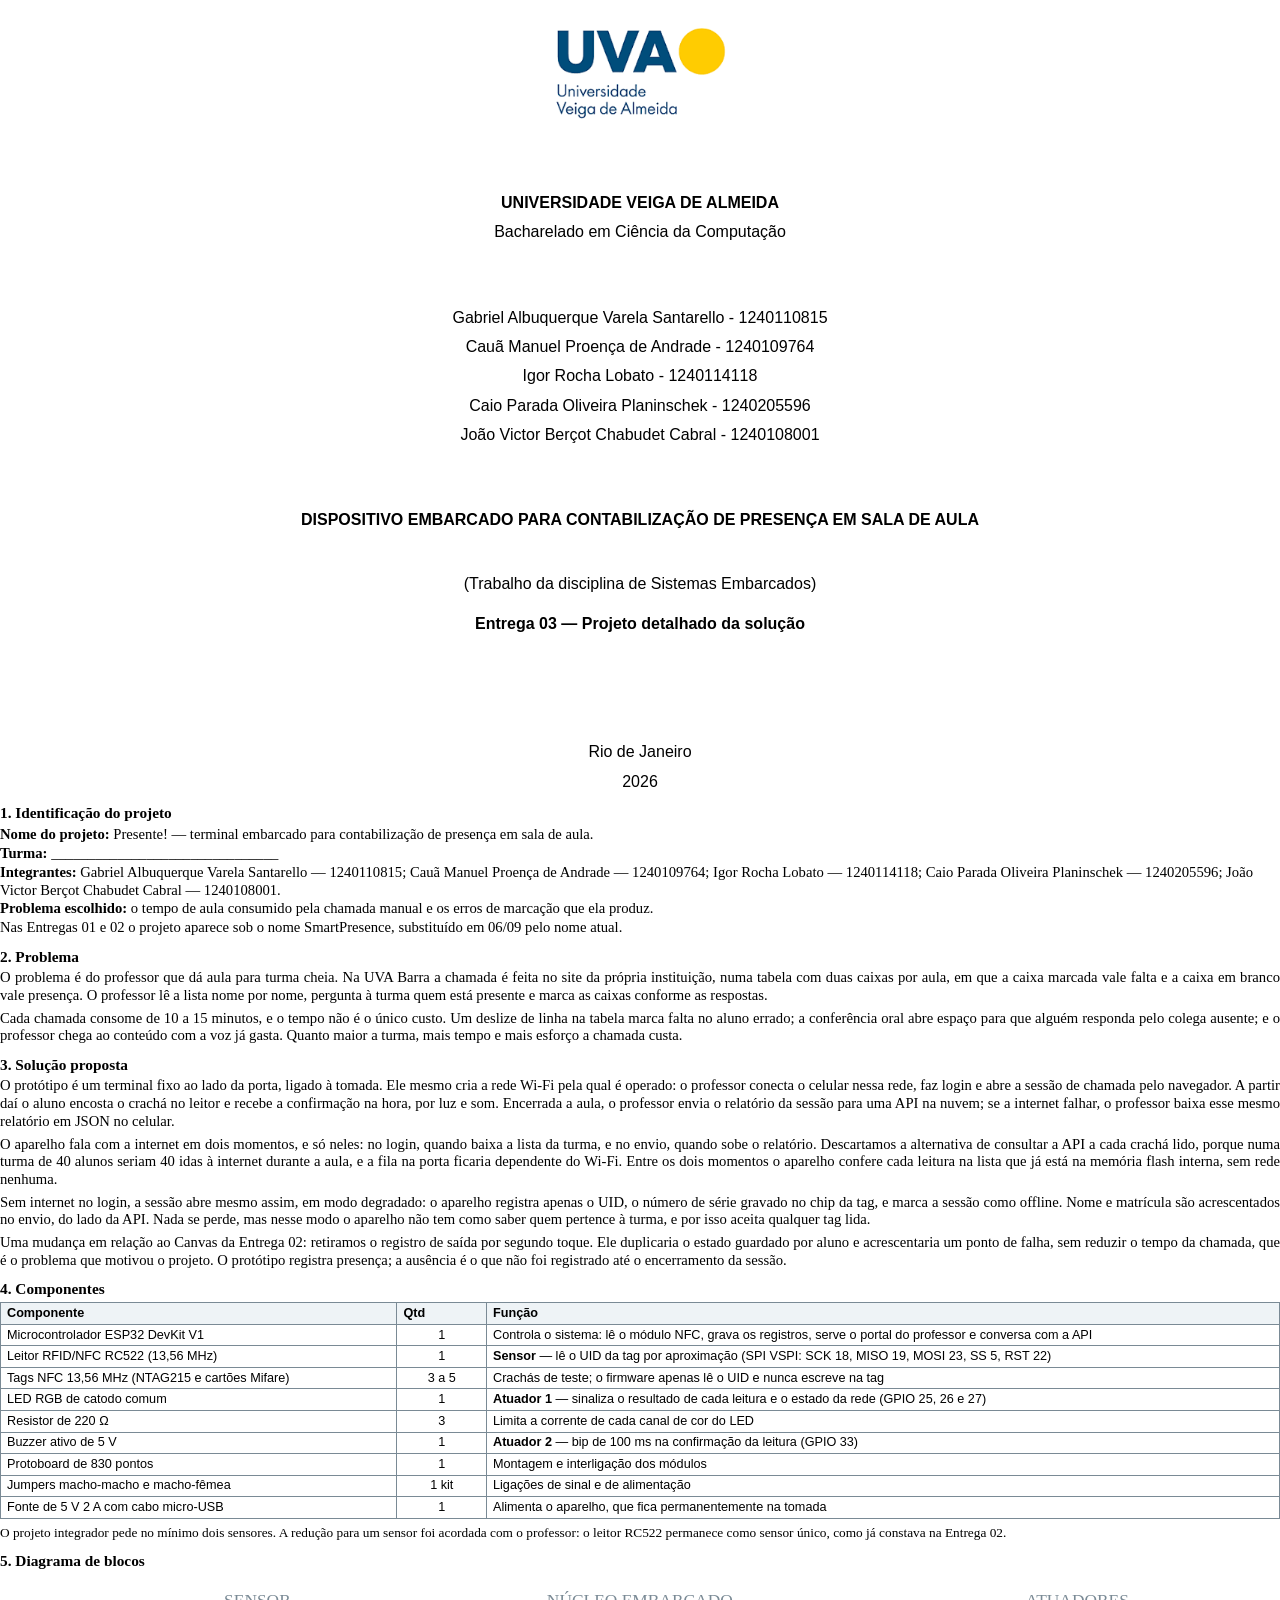
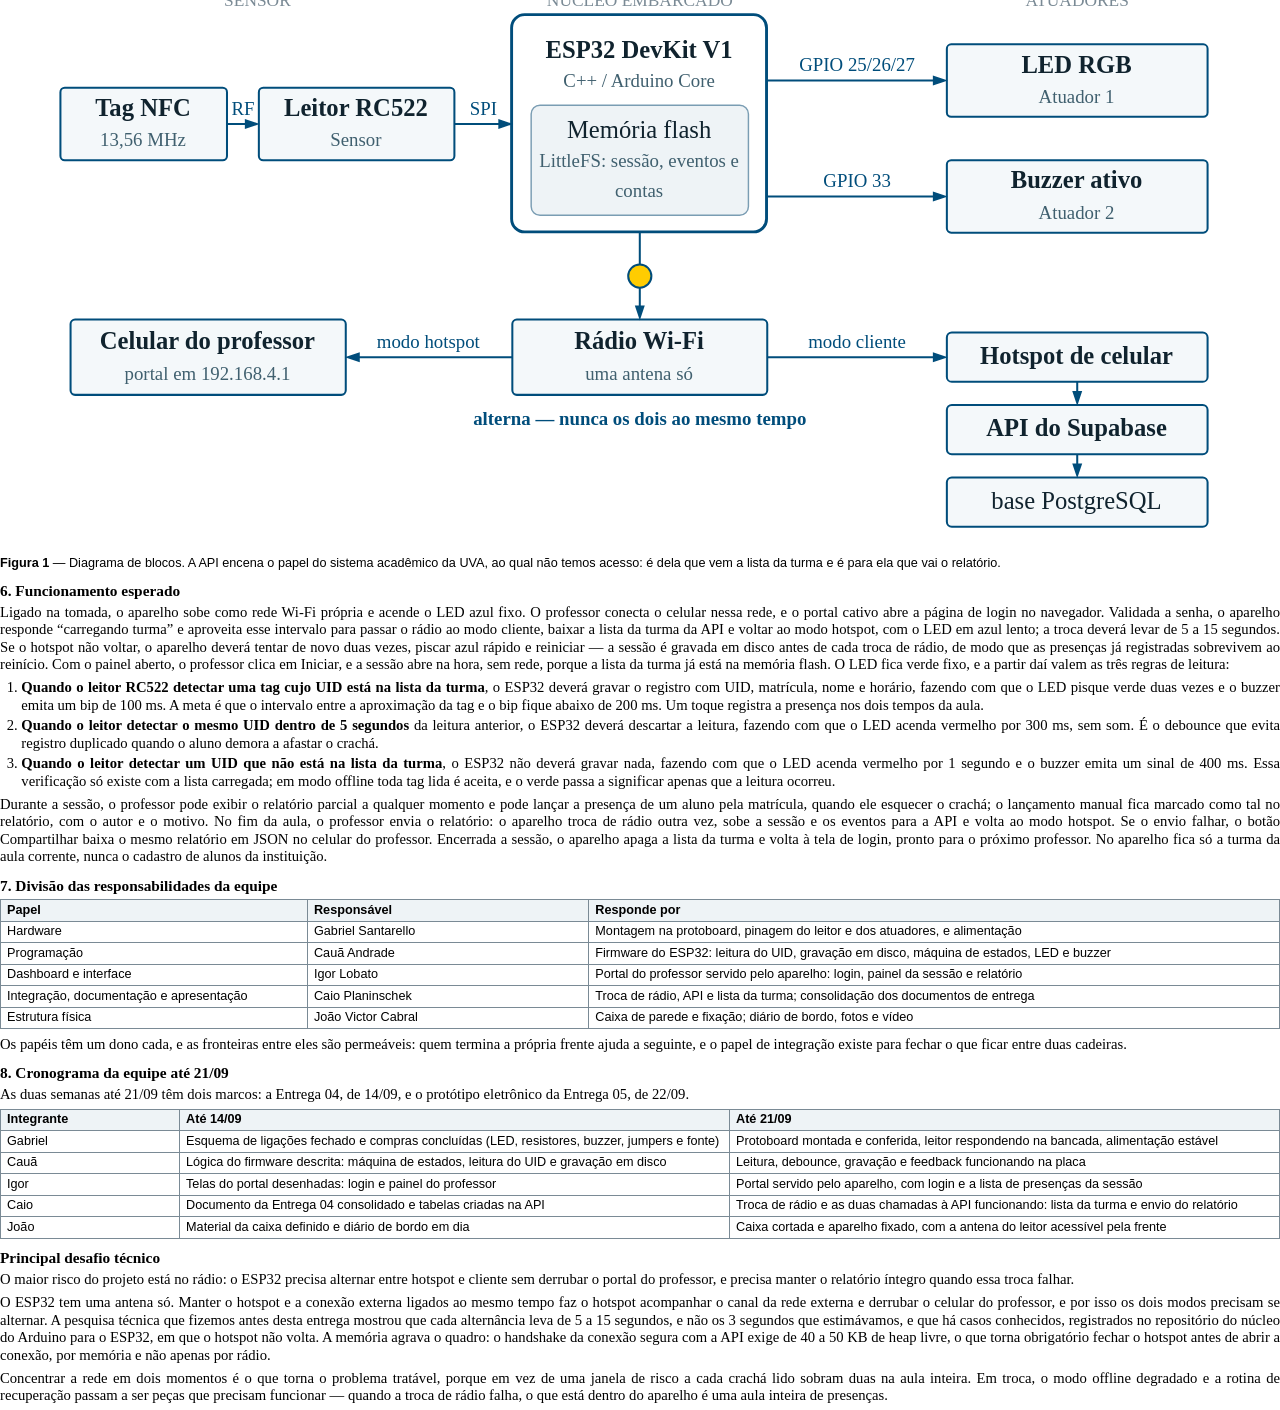
<file: docs/entrega-03-rascunho.html>
<!doctype html>
<html lang="pt-BR">
<head>
<meta charset="utf-8">
<title>Entrega 03 — Projeto detalhado da solução</title>
<style>
  @page { size: A4; margin: 2.2cm 2cm 1.8cm 2.5cm; }
  @page :first { margin: 2.5cm 3cm 2cm 3cm; }

  html { -webkit-print-color-adjust: exact; print-color-adjust: exact; }
  body {
    font-family: "Times New Roman", Times, serif;
    font-size: 11pt;
    line-height: 1.2;
    color: #000;
    margin: 0;
    text-align: justify;
    hyphens: none;
  }

  /* ---------- capa ---------- */
  .capa {
    page-break-after: always;
    text-align: center;
    font-family: Calibri, "Segoe UI", Arial, sans-serif;
    font-size: 12pt;
    line-height: 1.5;
    height: 100%;
  }
  .capa img { width: 146pt; display: block; margin: 0 auto 34pt; }
  .capa .inst { font-weight: bold; }
  .capa .nomes { margin-top: 46pt; }
  .capa .titulo { margin-top: 46pt; font-weight: bold; }
  .capa .disc { margin-top: 30pt; }
  .capa .local { margin-top: 78pt; }

  /* ---------- corpo ---------- */
  h1 {
    font-size: 13pt; text-align: center; margin: 0 0 12pt;
    text-transform: uppercase; letter-spacing: .3pt;
  }
  h2 {
    font-size: 11.5pt; margin: 8pt 0 2.5pt; text-align: left;
    page-break-after: avoid;
  }
  p { margin: 0 0 4pt; orphans: 2; widows: 2; }
  ol { margin: 0 0 4pt; padding-left: 16pt; }
  ol li { margin-bottom: 2pt; }
  .ident p { margin-bottom: 1pt; text-align: left; }
  .nota { font-size: 10pt; margin-top: 4pt; }

  table {
    width: 100%; border-collapse: collapse; margin: 3pt 0 5pt;
    font-family: Calibri, "Segoe UI", Arial, sans-serif;
    font-size: 9.5pt; line-height: 1.2; text-align: left;
  }
  th, td { border: .5pt solid #7a8a95; padding: 2pt 4.5pt; vertical-align: top; }
  th { background: #eef3f6; font-weight: bold; }
  td.n { text-align: center; white-space: nowrap; }
  thead { display: table-header-group; }

  figure { margin: 5pt 0 4pt; text-align: center; }
  figure svg { width: 92%; height: auto; }
  figcaption {
    font-size: 9.5pt; line-height: 1.2; margin-top: 4pt;
    text-align: justify; font-family: Calibri, "Segoe UI", Arial, sans-serif;
  }

</style>
</head>
<body>

<!-- ============ CAPA ============ -->
<section class="capa">
  <img src="assets/uva-logo.png" alt="Universidade Veiga de Almeida">
  <p class="inst">UNIVERSIDADE VEIGA DE ALMEIDA</p>
  <p>Bacharelado em Ciência da Computação</p>

  <div class="nomes">
    <p>Gabriel Albuquerque Varela Santarello - 1240110815</p>
    <p>Cauã Manuel Proença de Andrade - 1240109764</p>
    <p>Igor Rocha Lobato - 1240114118</p>
    <p>Caio Parada Oliveira Planinschek - 1240205596</p>
    <p>João Victor Berçot Chabudet Cabral - 1240108001</p>
  </div>

  <p class="titulo">DISPOSITIVO EMBARCADO PARA CONTABILIZAÇÃO DE PRESENÇA EM SALA DE AULA</p>

  <p class="disc">(Trabalho da disciplina de Sistemas Embarcados)</p>
  <p class="disc" style="margin-top:12pt"><b>Entrega 03 — Projeto detalhado da solução</b></p>

  <div class="local">
    <p>Rio de Janeiro</p>
    <p>2026</p>
  </div>
</section>

<!-- ============ CORPO ============ -->
<h2>1. Identificação do projeto</h2>
<div class="ident">
  <p><b>Nome do projeto:</b> Presente! — terminal embarcado para contabilização de presença em sala de aula.</p>
  <p><b>Turma:</b> _______________________________</p>
  <p><b>Integrantes:</b> Gabriel Albuquerque Varela Santarello — 1240110815; Cauã Manuel Proença de Andrade — 1240109764; Igor Rocha Lobato — 1240114118; Caio Parada Oliveira Planinschek — 1240205596; João Victor Berçot Chabudet Cabral — 1240108001.</p>
  <p><b>Problema escolhido:</b> o tempo de aula consumido pela chamada manual e os erros de marcação que ela produz.</p>
</div>
<p>Nas Entregas 01 e 02 o projeto aparece sob o nome SmartPresence, substituído em 06/09 pelo nome atual.</p>

<h2>2. Problema</h2>
<p>O problema é do professor que dá aula para turma cheia. Na UVA Barra a chamada é feita no site da própria instituição, numa tabela com duas caixas por aula, em que a caixa marcada vale falta e a caixa em branco vale presença. O professor lê a lista nome por nome, pergunta à turma quem está presente e marca as caixas conforme as respostas.</p>
<p>Cada chamada consome de 10 a 15 minutos, e o tempo não é o único custo. Um deslize de linha na tabela marca falta no aluno errado; a conferência oral abre espaço para que alguém responda pelo colega ausente; e o professor chega ao conteúdo com a voz já gasta. Quanto maior a turma, mais tempo e mais esforço a chamada custa.</p>

<h2>3. Solução proposta</h2>
<p>O protótipo é um terminal fixo ao lado da porta, ligado à tomada. Ele mesmo cria a rede Wi-Fi pela qual é operado: o professor conecta o celular nessa rede, faz login e abre a sessão de chamada pelo navegador. A partir daí o aluno encosta o crachá no leitor e recebe a confirmação na hora, por luz e som. Encerrada a aula, o professor envia o relatório da sessão para uma API na nuvem; se a internet falhar, o professor baixa esse mesmo relatório em JSON no celular.</p>
<p>O aparelho fala com a internet em dois momentos, e só neles: no login, quando baixa a lista da turma, e no envio, quando sobe o relatório. Descartamos a alternativa de consultar a API a cada crachá lido, porque numa turma de 40 alunos seriam 40 idas à internet durante a aula, e a fila na porta ficaria dependente do Wi-Fi. Entre os dois momentos o aparelho confere cada leitura na lista que já está na memória flash interna, sem rede nenhuma.</p>
<p>Sem internet no login, a sessão abre mesmo assim, em modo degradado: o aparelho registra apenas o UID, o número de série gravado no chip da tag, e marca a sessão como offline. Nome e matrícula são acrescentados no envio, do lado da API. Nada se perde, mas nesse modo o aparelho não tem como saber quem pertence à turma, e por isso aceita qualquer tag lida.</p>
<p>Uma mudança em relação ao Canvas da Entrega 02: retiramos o registro de saída por segundo toque. Ele duplicaria o estado guardado por aluno e acrescentaria um ponto de falha, sem reduzir o tempo da chamada, que é o problema que motivou o projeto. O protótipo registra presença; a ausência é o que não foi registrado até o encerramento da sessão.</p>

<h2>4. Componentes</h2>
<table>
  <thead>
    <tr><th style="width:31%">Componente</th><th style="width:7%">Qtd</th><th>Função</th></tr>
  </thead>
  <tbody>
    <tr><td>Microcontrolador ESP32 DevKit V1</td><td class="n">1</td><td>Controla o sistema: lê o módulo NFC, grava os registros, serve o portal do professor e conversa com a API</td></tr>
    <tr><td>Leitor RFID/NFC RC522 (13,56 MHz)</td><td class="n">1</td><td><b>Sensor</b> — lê o UID da tag por aproximação (SPI VSPI: SCK 18, MISO 19, MOSI 23, SS 5, RST 22)</td></tr>
    <tr><td>Tags NFC 13,56 MHz (NTAG215 e cartões Mifare)</td><td class="n">3 a 5</td><td>Crachás de teste; o firmware apenas lê o UID e nunca escreve na tag</td></tr>
    <tr><td>LED RGB de catodo comum</td><td class="n">1</td><td><b>Atuador 1</b> — sinaliza o resultado de cada leitura e o estado da rede (GPIO 25, 26 e 27)</td></tr>
    <tr><td>Resistor de 220 Ω</td><td class="n">3</td><td>Limita a corrente de cada canal de cor do LED</td></tr>
    <tr><td>Buzzer ativo de 5 V</td><td class="n">1</td><td><b>Atuador 2</b> — bip de 100 ms na confirmação da leitura (GPIO 33)</td></tr>
    <tr><td>Protoboard de 830 pontos</td><td class="n">1</td><td>Montagem e interligação dos módulos</td></tr>
    <tr><td>Jumpers macho-macho e macho-fêmea</td><td class="n">1 kit</td><td>Ligações de sinal e de alimentação</td></tr>
    <tr><td>Fonte de 5 V 2 A com cabo micro-USB</td><td class="n">1</td><td>Alimenta o aparelho, que fica permanentemente na tomada</td></tr>
  </tbody>
</table>
<p class="nota">O projeto integrador pede no mínimo dois sensores. A redução para um sensor foi acordada com o professor: o leitor RC522 permanece como sensor único, como já constava na Entrega 02.</p>

<h2>5. Diagrama de blocos</h2>
<figure>
<svg role="img" aria-label="Diagrama de blocos do terminal Presente!" xmlns="http://www.w3.org/2000/svg" style="background: transparent; background-color: transparent; color-scheme: light;" xmlns:xlink="http://www.w3.org/1999/xlink" version="1.1" viewBox="0 0 813 393"><defs/><g><g data-cell-id="0"><g data-cell-id="1"><g data-cell-id="band-sensor"><g><rect x="6" y="6" width="272" height="20" fill="none" stroke="none" pointer-events="all"/></g><g><g><switch><foreignObject style="overflow: visible; text-align: left;" pointer-events="none" width="100%" height="100%" requiredFeatures="http://www.w3.org/TR/SVG11/feature#Extensibility"><div xmlns="http://www.w3.org/1999/xhtml" style="display: flex; align-items: unsafe center; justify-content: unsafe center; width: 1px; height: 1px; padding-top: 16px; margin-left: 142px;"><div style="box-sizing: border-box; font-size: 0; text-align: center; color: #7A8A95; "><div style="display: inline-block; font-size: 12px; font-family: Calibri; color: #7A8A95; line-height: 1.2; pointer-events: all; white-space: nowrap; ">SENSOR</div></div></div></foreignObject><text x="142" y="20" fill="#7A8A95" font-family="Calibri" font-size="12px" text-anchor="middle" style="fill: rgb(122, 138, 149);">SENSOR</text></switch></g></g></g><g data-cell-id="band-core"><g><rect x="318" y="6" width="176" height="20" fill="none" stroke="none" pointer-events="all"/></g><g><g><switch><foreignObject style="overflow: visible; text-align: left;" pointer-events="none" width="100%" height="100%" requiredFeatures="http://www.w3.org/TR/SVG11/feature#Extensibility"><div xmlns="http://www.w3.org/1999/xhtml" style="display: flex; align-items: unsafe center; justify-content: unsafe center; width: 1px; height: 1px; padding-top: 16px; margin-left: 406px;"><div style="box-sizing: border-box; font-size: 0; text-align: center; color: #7A8A95; "><div style="display: inline-block; font-size: 12px; font-family: Calibri; color: #7A8A95; line-height: 1.2; pointer-events: all; white-space: nowrap; ">NÚCLEO EMBARCADO</div></div></div></foreignObject><text x="406" y="20" fill="#7A8A95" font-family="Calibri" font-size="12px" text-anchor="middle" style="fill: rgb(122, 138, 149);">NÚCLEO EMBARCADO</text></switch></g></g></g><g data-cell-id="band-atuadores"><g><rect x="618" y="6" width="180" height="20" fill="none" stroke="none" pointer-events="all"/></g><g><g><switch><foreignObject style="overflow: visible; text-align: left;" pointer-events="none" width="100%" height="100%" requiredFeatures="http://www.w3.org/TR/SVG11/feature#Extensibility"><div xmlns="http://www.w3.org/1999/xhtml" style="display: flex; align-items: unsafe center; justify-content: unsafe center; width: 1px; height: 1px; padding-top: 16px; margin-left: 708px;"><div style="box-sizing: border-box; font-size: 0; text-align: center; color: #7A8A95; "><div style="display: inline-block; font-size: 12px; font-family: Calibri; color: #7A8A95; line-height: 1.2; pointer-events: all; white-space: nowrap; ">ATUADORES</div></div></div></foreignObject><text x="708" y="20" fill="#7A8A95" font-family="Calibri" font-size="12px" text-anchor="middle" style="fill: rgb(122, 138, 149);">ATUADORES</text></switch></g></g></g><g data-cell-id="tag"><g transform="translate(0.5,0.5)"><rect x="6" y="76" width="115" height="50" rx="3" ry="3" fill="#f4f8fa" stroke="#004d7b" stroke-width="1.4" pointer-events="all" style="fill: rgb(244, 248, 250); stroke: rgb(0, 77, 123);"/></g><g><g><switch><foreignObject style="overflow: visible; text-align: left;" pointer-events="none" width="100%" height="100%" requiredFeatures="http://www.w3.org/TR/SVG11/feature#Extensibility"><div xmlns="http://www.w3.org/1999/xhtml" style="display: flex; align-items: unsafe center; justify-content: unsafe center; width: 113px; height: 1px; padding-top: 101px; margin-left: 7px;"><div style="box-sizing: border-box; font-size: 0; text-align: center; color: #10232E; "><div style="display: inline-block; font-size: 17px; font-family: Calibri; color: #10232E; line-height: 1.2; pointer-events: all; white-space: normal; word-wrap: normal; "><b>Tag NFC</b><br /><span style="font-size: 13px; color: rgb(64, 96, 111);">13,56 MHz</span></div></div></div></foreignObject><text x="64" y="96" fill="#10232E" font-family="Calibri" font-size="17px" text-anchor="middle" style="fill: rgb(16, 35, 46);"><tspan x="64" y="96">Tag NFC</tspan><tspan x="64" y="116">13,56 MHz</tspan></text></switch></g></g></g><g data-cell-id="rc522"><g transform="translate(0.5,0.5)"><rect x="143" y="76" width="135" height="50" rx="3" ry="3" fill="#f4f8fa" stroke="#004d7b" stroke-width="1.4" pointer-events="all" style="fill: rgb(244, 248, 250); stroke: rgb(0, 77, 123);"/></g><g><g><switch><foreignObject style="overflow: visible; text-align: left;" pointer-events="none" width="100%" height="100%" requiredFeatures="http://www.w3.org/TR/SVG11/feature#Extensibility"><div xmlns="http://www.w3.org/1999/xhtml" style="display: flex; align-items: unsafe center; justify-content: unsafe center; width: 133px; height: 1px; padding-top: 101px; margin-left: 144px;"><div style="box-sizing: border-box; font-size: 0; text-align: center; color: #10232E; "><div style="display: inline-block; font-size: 17px; font-family: Calibri; color: #10232E; line-height: 1.2; pointer-events: all; white-space: normal; word-wrap: normal; "><b>Leitor RC522</b><br /><span style="font-size: 13px; color: rgb(64, 96, 111);">Sensor</span></div></div></div></foreignObject><text x="211" y="96" fill="#10232E" font-family="Calibri" font-size="17px" text-anchor="middle" style="fill: rgb(16, 35, 46);"><tspan x="211" y="96">Leitor RC522</tspan><tspan x="211" y="116">Sensor</tspan></text></switch></g></g></g><g data-cell-id="esp32"><g><rect x="318" y="26" width="176" height="150" rx="9" ry="9" fill="#ffffff" stroke="#004d7b" stroke-width="2" pointer-events="all" style="fill: rgb(255, 255, 255); stroke: rgb(0, 77, 123);"/></g><g><g><switch><foreignObject style="overflow: visible; text-align: left;" pointer-events="none" width="100%" height="100%" requiredFeatures="http://www.w3.org/TR/SVG11/feature#Extensibility"><div xmlns="http://www.w3.org/1999/xhtml" style="display: flex; align-items: unsafe flex-start; justify-content: unsafe center; width: 174px; height: 1px; padding-top: 41px; margin-left: 319px;"><div style="box-sizing: border-box; font-size: 0; text-align: center; color: #10232E; "><div style="display: inline-block; font-size: 17px; font-family: Calibri; color: #10232E; line-height: 1.2; pointer-events: all; white-space: normal; word-wrap: normal; "><b>ESP32 DevKit V1</b><br /><span style="font-size: 13px; color: rgb(64, 96, 111);">C++ / Arduino Core</span></div></div></div></foreignObject><text x="406" y="58" fill="#10232E" font-family="Calibri" font-size="17px" text-anchor="middle" style="fill: rgb(16, 35, 46);"><tspan x="406" y="58">ESP32 DevKit V1</tspan><tspan x="406" y="78">C++ / Arduino Core</tspan></text></switch></g></g><g data-cell-id="flash"><g transform="translate(0.5,0.5)"><rect x="331" y="88" width="150" height="76" rx="6.08" ry="6.08" fill="#eef3f6" stroke="#7a9db3" pointer-events="all" style="fill: rgb(238, 243, 246); stroke: rgb(122, 157, 179);"/></g><g><g><switch><foreignObject style="overflow: visible; text-align: left;" pointer-events="none" width="100%" height="100%" requiredFeatures="http://www.w3.org/TR/SVG11/feature#Extensibility"><div xmlns="http://www.w3.org/1999/xhtml" style="display: flex; align-items: unsafe center; justify-content: unsafe center; width: 148px; height: 1px; padding-top: 126px; margin-left: 332px;"><div style="box-sizing: border-box; font-size: 0; text-align: center; color: #10232E; "><div style="display: inline-block; font-size: 17px; font-family: Calibri; color: #10232E; line-height: 1.2; pointer-events: all; white-space: normal; word-wrap: normal; ">Memória flash<br /><span style="font-size: 13px; color: rgb(64, 96, 111);">LittleFS: sessão, eventos e contas</span></div></div></div></foreignObject><text x="406" y="111" fill="#10232E" font-family="Calibri" font-size="17px" text-anchor="middle" style="fill: rgb(16, 35, 46);"><tspan x="406" y="111">Memória flash</tspan><tspan x="406" y="131">LittleFS: sessão,</tspan><tspan x="406" y="151">eventos e contas</tspan></text></switch></g></g></g></g><g data-cell-id="led"><g transform="translate(0.5,0.5)"><rect x="618" y="46" width="180" height="50" rx="3" ry="3" fill="#f4f8fa" stroke="#004d7b" stroke-width="1.4" pointer-events="all" style="fill: rgb(244, 248, 250); stroke: rgb(0, 77, 123);"/></g><g><g><switch><foreignObject style="overflow: visible; text-align: left;" pointer-events="none" width="100%" height="100%" requiredFeatures="http://www.w3.org/TR/SVG11/feature#Extensibility"><div xmlns="http://www.w3.org/1999/xhtml" style="display: flex; align-items: unsafe center; justify-content: unsafe center; width: 178px; height: 1px; padding-top: 71px; margin-left: 619px;"><div style="box-sizing: border-box; font-size: 0; text-align: center; color: #10232E; "><div style="display: inline-block; font-size: 17px; font-family: Calibri; color: #10232E; line-height: 1.2; pointer-events: all; white-space: normal; word-wrap: normal; "><b>LED RGB</b><br /><span style="font-size: 13px; color: rgb(64, 96, 111);">Atuador 1</span></div></div></div></foreignObject><text x="708" y="66" fill="#10232E" font-family="Calibri" font-size="17px" text-anchor="middle" style="fill: rgb(16, 35, 46);"><tspan x="708" y="66">LED RGB</tspan><tspan x="708" y="86">Atuador 1</tspan></text></switch></g></g></g><g data-cell-id="buzzer"><g transform="translate(0.5,0.5)"><rect x="618" y="126" width="180" height="50" rx="3" ry="3" fill="#f4f8fa" stroke="#004d7b" stroke-width="1.4" pointer-events="all" style="fill: rgb(244, 248, 250); stroke: rgb(0, 77, 123);"/></g><g><g><switch><foreignObject style="overflow: visible; text-align: left;" pointer-events="none" width="100%" height="100%" requiredFeatures="http://www.w3.org/TR/SVG11/feature#Extensibility"><div xmlns="http://www.w3.org/1999/xhtml" style="display: flex; align-items: unsafe center; justify-content: unsafe center; width: 178px; height: 1px; padding-top: 151px; margin-left: 619px;"><div style="box-sizing: border-box; font-size: 0; text-align: center; color: #10232E; "><div style="display: inline-block; font-size: 17px; font-family: Calibri; color: #10232E; line-height: 1.2; pointer-events: all; white-space: normal; word-wrap: normal; "><b>Buzzer ativo</b><br /><span style="font-size: 13px; color: rgb(64, 96, 111);">Atuador 2</span></div></div></div></foreignObject><text x="708" y="146" fill="#10232E" font-family="Calibri" font-size="17px" text-anchor="middle" style="fill: rgb(16, 35, 46);"><tspan x="708" y="146">Buzzer ativo</tspan><tspan x="708" y="166">Atuador 2</tspan></text></switch></g></g></g><g data-cell-id="switch"><g transform="translate(0.5,0.5)"><ellipse cx="406" cy="206" rx="8" ry="8" fill="#ffcc01" stroke="#004d7b" stroke-width="1.4" pointer-events="all" style="fill: rgb(255, 204, 1); stroke: rgb(0, 77, 123);"/></g></g><g data-cell-id="radio"><g transform="translate(0.5,0.5)"><rect x="318" y="236" width="176" height="52" rx="3.12" ry="3.12" fill="#f4f8fa" stroke="#004d7b" stroke-width="1.4" pointer-events="all" style="fill: rgb(244, 248, 250); stroke: rgb(0, 77, 123);"/></g><g><g><switch><foreignObject style="overflow: visible; text-align: left;" pointer-events="none" width="100%" height="100%" requiredFeatures="http://www.w3.org/TR/SVG11/feature#Extensibility"><div xmlns="http://www.w3.org/1999/xhtml" style="display: flex; align-items: unsafe center; justify-content: unsafe center; width: 174px; height: 1px; padding-top: 262px; margin-left: 319px;"><div style="box-sizing: border-box; font-size: 0; text-align: center; color: #10232E; "><div style="display: inline-block; font-size: 17px; font-family: Calibri; color: #10232E; line-height: 1.2; pointer-events: all; white-space: normal; word-wrap: normal; "><b>Rádio Wi-Fi</b><br /><span style="font-size: 13px; color: rgb(64, 96, 111);">uma antena só</span></div></div></div></foreignObject><text x="406" y="257" fill="#10232E" font-family="Calibri" font-size="17px" text-anchor="middle" style="fill: rgb(16, 35, 46);"><tspan x="406" y="257">Rádio Wi-Fi</tspan><tspan x="406" y="277">uma antena só</tspan></text></switch></g></g></g><g data-cell-id="nota-radio"><g><rect x="286" y="294" width="240" height="20" fill="none" stroke="none" pointer-events="all"/></g><g><g><switch><foreignObject style="overflow: visible; text-align: left;" pointer-events="none" width="100%" height="100%" requiredFeatures="http://www.w3.org/TR/SVG11/feature#Extensibility"><div xmlns="http://www.w3.org/1999/xhtml" style="display: flex; align-items: unsafe center; justify-content: unsafe center; width: 1px; height: 1px; padding-top: 304px; margin-left: 406px;"><div style="box-sizing: border-box; font-size: 0; text-align: center; color: #004D7B; "><div style="display: inline-block; font-size: 13px; font-family: Calibri; color: #004D7B; line-height: 1.2; pointer-events: all; white-space: nowrap; "><b>alterna — nunca os dois ao mesmo tempo</b></div></div></div></foreignObject><text x="406" y="308" fill="#004D7B" font-family="Calibri" font-size="13px" text-anchor="middle" style="fill: rgb(0, 77, 123);">alterna — nunca os dois ao mesmo tempo</text></switch></g></g></g><g data-cell-id="celular"><g transform="translate(0.5,0.5)"><rect x="13" y="236" width="190" height="52" rx="3.12" ry="3.12" fill="#f4f8fa" stroke="#004d7b" stroke-width="1.4" pointer-events="all" style="fill: rgb(244, 248, 250); stroke: rgb(0, 77, 123);"/></g><g><g><switch><foreignObject style="overflow: visible; text-align: left;" pointer-events="none" width="100%" height="100%" requiredFeatures="http://www.w3.org/TR/SVG11/feature#Extensibility"><div xmlns="http://www.w3.org/1999/xhtml" style="display: flex; align-items: unsafe center; justify-content: unsafe center; width: 188px; height: 1px; padding-top: 262px; margin-left: 14px;"><div style="box-sizing: border-box; font-size: 0; text-align: center; color: #10232E; "><div style="display: inline-block; font-size: 17px; font-family: Calibri; color: #10232E; line-height: 1.2; pointer-events: all; white-space: normal; word-wrap: normal; "><b>Celular do professor</b><br /><span style="font-size: 13px; color: rgb(64, 96, 111);">portal em 192.168.4.1</span></div></div></div></foreignObject><text x="108" y="257" fill="#10232E" font-family="Calibri" font-size="17px" text-anchor="middle" style="fill: rgb(16, 35, 46);"><tspan x="108" y="257">Celular do professor</tspan><tspan x="108" y="277">portal em 192.168.4.1</tspan></text></switch></g></g></g><g data-cell-id="hotspot"><g transform="translate(0.5,0.5)"><rect x="618" y="245" width="180" height="34" rx="3.4" ry="3.4" fill="#f4f8fa" stroke="#004d7b" stroke-width="1.4" pointer-events="all" style="fill: rgb(244, 248, 250); stroke: rgb(0, 77, 123);"/></g><g><g><switch><foreignObject style="overflow: visible; text-align: left;" pointer-events="none" width="100%" height="100%" requiredFeatures="http://www.w3.org/TR/SVG11/feature#Extensibility"><div xmlns="http://www.w3.org/1999/xhtml" style="display: flex; align-items: unsafe center; justify-content: unsafe center; width: 178px; height: 1px; padding-top: 262px; margin-left: 619px;"><div style="box-sizing: border-box; font-size: 0; text-align: center; color: #10232E; "><div style="display: inline-block; font-size: 17px; font-family: Calibri; color: #10232E; line-height: 1.2; pointer-events: all; white-space: normal; word-wrap: normal; "><b>Hotspot de celular</b></div></div></div></foreignObject><text x="708" y="267" fill="#10232E" font-family="Calibri" font-size="17px" text-anchor="middle" style="fill: rgb(16, 35, 46);">Hotspot de celular</text></switch></g></g></g><g data-cell-id="api"><g transform="translate(0.5,0.5)"><rect x="618" y="295" width="180" height="34" rx="3.4" ry="3.4" fill="#f4f8fa" stroke="#004d7b" stroke-width="1.4" pointer-events="all" style="fill: rgb(244, 248, 250); stroke: rgb(0, 77, 123);"/></g><g><g><switch><foreignObject style="overflow: visible; text-align: left;" pointer-events="none" width="100%" height="100%" requiredFeatures="http://www.w3.org/TR/SVG11/feature#Extensibility"><div xmlns="http://www.w3.org/1999/xhtml" style="display: flex; align-items: unsafe center; justify-content: unsafe center; width: 178px; height: 1px; padding-top: 312px; margin-left: 619px;"><div style="box-sizing: border-box; font-size: 0; text-align: center; color: #10232E; "><div style="display: inline-block; font-size: 17px; font-family: Calibri; color: #10232E; line-height: 1.2; pointer-events: all; white-space: normal; word-wrap: normal; "><b>API do Supabase</b></div></div></div></foreignObject><text x="708" y="317" fill="#10232E" font-family="Calibri" font-size="17px" text-anchor="middle" style="fill: rgb(16, 35, 46);">API do Supabase</text></switch></g></g></g><g data-cell-id="postgres"><g transform="translate(0.5,0.5)"><rect x="618" y="345" width="180" height="34" rx="3.4" ry="3.4" fill="#f4f8fa" stroke="#004d7b" stroke-width="1.4" pointer-events="all" style="fill: rgb(244, 248, 250); stroke: rgb(0, 77, 123);"/></g><g><g><switch><foreignObject style="overflow: visible; text-align: left;" pointer-events="none" width="100%" height="100%" requiredFeatures="http://www.w3.org/TR/SVG11/feature#Extensibility"><div xmlns="http://www.w3.org/1999/xhtml" style="display: flex; align-items: unsafe center; justify-content: unsafe center; width: 178px; height: 1px; padding-top: 362px; margin-left: 619px;"><div style="box-sizing: border-box; font-size: 0; text-align: center; color: #10232E; "><div style="display: inline-block; font-size: 17px; font-family: Calibri; color: #10232E; line-height: 1.2; pointer-events: all; white-space: normal; word-wrap: normal; ">base PostgreSQL</div></div></div></foreignObject><text x="708" y="367" fill="#10232E" font-family="Calibri" font-size="17px" text-anchor="middle" style="fill: rgb(16, 35, 46);">base PostgreSQL</text></switch></g></g></g><g data-cell-id="e-tag-rc522"><g transform="translate(0.5,0.5)"><path d="M 121 101 L 134.03 101" fill="none" stroke="#004d7b" stroke-width="1.4" stroke-miterlimit="10" pointer-events="stroke" style="stroke: rgb(0, 77, 123);"/><path d="M 141.43 101 L 134.03 103.47 L 134.03 98.53 Z" fill="#004d7b" stroke="#004d7b" stroke-width="1.4" stroke-miterlimit="10" pointer-events="all" style="fill: rgb(0, 77, 123); stroke: rgb(0, 77, 123);"/></g><g><g><switch><foreignObject style="overflow: visible; text-align: left;" pointer-events="none" width="100%" height="100%" requiredFeatures="http://www.w3.org/TR/SVG11/feature#Extensibility"><div xmlns="http://www.w3.org/1999/xhtml" style="display: flex; align-items: unsafe flex-end; justify-content: unsafe center; width: 1px; height: 1px; padding-top: 98px; margin-left: 132px;"><div style="box-sizing: border-box; font-size: 0; text-align: center; color: #004D7B; "><div style="display: inline-block; font-size: 13px; font-family: Calibri; color: #004D7B; line-height: 1.2; pointer-events: all; white-space: nowrap; ">RF</div></div></div></foreignObject><text x="132" y="98" fill="#004D7B" font-family="Calibri" font-size="13px" text-anchor="middle" style="fill: rgb(0, 77, 123);">RF</text></switch></g></g></g><g data-cell-id="e-rc522-esp32"><g transform="translate(0.5,0.5)"><path d="M 278 101 L 309.03 101" fill="none" stroke="#004d7b" stroke-width="1.4" stroke-miterlimit="10" pointer-events="stroke" style="stroke: rgb(0, 77, 123);"/><path d="M 316.43 101 L 309.03 103.47 L 309.03 98.53 Z" fill="#004d7b" stroke="#004d7b" stroke-width="1.4" stroke-miterlimit="10" pointer-events="all" style="fill: rgb(0, 77, 123); stroke: rgb(0, 77, 123);"/></g><g><g><switch><foreignObject style="overflow: visible; text-align: left;" pointer-events="none" width="100%" height="100%" requiredFeatures="http://www.w3.org/TR/SVG11/feature#Extensibility"><div xmlns="http://www.w3.org/1999/xhtml" style="display: flex; align-items: unsafe flex-end; justify-content: unsafe center; width: 1px; height: 1px; padding-top: 98px; margin-left: 298px;"><div style="box-sizing: border-box; font-size: 0; text-align: center; color: #004D7B; "><div style="display: inline-block; font-size: 13px; font-family: Calibri; color: #004D7B; line-height: 1.2; pointer-events: all; white-space: nowrap; ">SPI</div></div></div></foreignObject><text x="298" y="98" fill="#004D7B" font-family="Calibri" font-size="13px" text-anchor="middle" style="fill: rgb(0, 77, 123);">SPI</text></switch></g></g></g><g data-cell-id="e-esp32-led"><g transform="translate(0.5,0.5)"><path d="M 494 71 L 609.03 71" fill="none" stroke="#004d7b" stroke-width="1.4" stroke-miterlimit="10" pointer-events="stroke" style="stroke: rgb(0, 77, 123);"/><path d="M 616.43 71 L 609.03 73.47 L 609.03 68.53 Z" fill="#004d7b" stroke="#004d7b" stroke-width="1.4" stroke-miterlimit="10" pointer-events="all" style="fill: rgb(0, 77, 123); stroke: rgb(0, 77, 123);"/></g><g><g><switch><foreignObject style="overflow: visible; text-align: left;" pointer-events="none" width="100%" height="100%" requiredFeatures="http://www.w3.org/TR/SVG11/feature#Extensibility"><div xmlns="http://www.w3.org/1999/xhtml" style="display: flex; align-items: unsafe flex-end; justify-content: unsafe center; width: 1px; height: 1px; padding-top: 68px; margin-left: 556px;"><div style="box-sizing: border-box; font-size: 0; text-align: center; color: #004D7B; "><div style="display: inline-block; font-size: 13px; font-family: Calibri; color: #004D7B; line-height: 1.2; pointer-events: all; white-space: nowrap; ">GPIO 25/26/27</div></div></div></foreignObject><text x="556" y="68" fill="#004D7B" font-family="Calibri" font-size="13px" text-anchor="middle" style="fill: rgb(0, 77, 123);">GPIO 25/26/27</text></switch></g></g></g><g data-cell-id="e-esp32-buzzer"><g transform="translate(0.5,0.5)"><path d="M 494 151 L 609.03 151" fill="none" stroke="#004d7b" stroke-width="1.4" stroke-miterlimit="10" pointer-events="stroke" style="stroke: rgb(0, 77, 123);"/><path d="M 616.43 151 L 609.03 153.47 L 609.03 148.53 Z" fill="#004d7b" stroke="#004d7b" stroke-width="1.4" stroke-miterlimit="10" pointer-events="all" style="fill: rgb(0, 77, 123); stroke: rgb(0, 77, 123);"/></g><g><g><switch><foreignObject style="overflow: visible; text-align: left;" pointer-events="none" width="100%" height="100%" requiredFeatures="http://www.w3.org/TR/SVG11/feature#Extensibility"><div xmlns="http://www.w3.org/1999/xhtml" style="display: flex; align-items: unsafe flex-end; justify-content: unsafe center; width: 1px; height: 1px; padding-top: 148px; margin-left: 556px;"><div style="box-sizing: border-box; font-size: 0; text-align: center; color: #004D7B; "><div style="display: inline-block; font-size: 13px; font-family: Calibri; color: #004D7B; line-height: 1.2; pointer-events: all; white-space: nowrap; ">GPIO 33</div></div></div></foreignObject><text x="556" y="148" fill="#004D7B" font-family="Calibri" font-size="13px" text-anchor="middle" style="fill: rgb(0, 77, 123);">GPIO 33</text></switch></g></g></g><g data-cell-id="e-esp32-switch"><g transform="translate(0.5,0.5)"><path d="M 406 176 L 406 198" fill="none" stroke="#004d7b" stroke-width="1.4" stroke-miterlimit="10" pointer-events="stroke" style="stroke: rgb(0, 77, 123);"/></g></g><g data-cell-id="e-switch-radio"><g transform="translate(0.5,0.5)"><path d="M 406 214 L 406 227.03" fill="none" stroke="#004d7b" stroke-width="1.4" stroke-miterlimit="10" pointer-events="stroke" style="stroke: rgb(0, 77, 123);"/><path d="M 406 234.43 L 403.53 227.03 L 408.47 227.03 Z" fill="#004d7b" stroke="#004d7b" stroke-width="1.4" stroke-miterlimit="10" pointer-events="all" style="fill: rgb(0, 77, 123); stroke: rgb(0, 77, 123);"/></g></g><g data-cell-id="e-radio-celular"><g transform="translate(0.5,0.5)"><path d="M 318 262 L 211.97 262" fill="none" stroke="#004d7b" stroke-width="1.4" stroke-miterlimit="10" pointer-events="stroke" style="stroke: rgb(0, 77, 123);"/><path d="M 204.57 262 L 211.97 259.53 L 211.97 264.47 Z" fill="#004d7b" stroke="#004d7b" stroke-width="1.4" stroke-miterlimit="10" pointer-events="all" style="fill: rgb(0, 77, 123); stroke: rgb(0, 77, 123);"/></g><g><g><switch><foreignObject style="overflow: visible; text-align: left;" pointer-events="none" width="100%" height="100%" requiredFeatures="http://www.w3.org/TR/SVG11/feature#Extensibility"><div xmlns="http://www.w3.org/1999/xhtml" style="display: flex; align-items: unsafe flex-end; justify-content: unsafe center; width: 1px; height: 1px; padding-top: 259px; margin-left: 260px;"><div style="box-sizing: border-box; font-size: 0; text-align: center; color: #004D7B; "><div style="display: inline-block; font-size: 13px; font-family: Calibri; color: #004D7B; line-height: 1.2; pointer-events: all; white-space: nowrap; ">modo hotspot</div></div></div></foreignObject><text x="260" y="259" fill="#004D7B" font-family="Calibri" font-size="13px" text-anchor="middle" style="fill: rgb(0, 77, 123);">modo hotspot</text></switch></g></g></g><g data-cell-id="e-radio-hotspot"><g transform="translate(0.5,0.5)"><path d="M 494 262 L 609.03 262" fill="none" stroke="#004d7b" stroke-width="1.4" stroke-miterlimit="10" pointer-events="stroke" style="stroke: rgb(0, 77, 123);"/><path d="M 616.43 262 L 609.03 264.47 L 609.03 259.53 Z" fill="#004d7b" stroke="#004d7b" stroke-width="1.4" stroke-miterlimit="10" pointer-events="all" style="fill: rgb(0, 77, 123); stroke: rgb(0, 77, 123);"/></g><g><g><switch><foreignObject style="overflow: visible; text-align: left;" pointer-events="none" width="100%" height="100%" requiredFeatures="http://www.w3.org/TR/SVG11/feature#Extensibility"><div xmlns="http://www.w3.org/1999/xhtml" style="display: flex; align-items: unsafe flex-end; justify-content: unsafe center; width: 1px; height: 1px; padding-top: 259px; margin-left: 556px;"><div style="box-sizing: border-box; font-size: 0; text-align: center; color: #004D7B; "><div style="display: inline-block; font-size: 13px; font-family: Calibri; color: #004D7B; line-height: 1.2; pointer-events: all; white-space: nowrap; ">modo cliente</div></div></div></foreignObject><text x="556" y="259" fill="#004D7B" font-family="Calibri" font-size="13px" text-anchor="middle" style="fill: rgb(0, 77, 123);">modo cliente</text></switch></g></g></g><g data-cell-id="e-hotspot-api"><g transform="translate(0.5,0.5)"><path d="M 708 279 L 708 286.03" fill="none" stroke="#004d7b" stroke-width="1.4" stroke-miterlimit="10" pointer-events="stroke" style="stroke: rgb(0, 77, 123);"/><path d="M 708 293.43 L 705.53 286.03 L 710.47 286.03 Z" fill="#004d7b" stroke="#004d7b" stroke-width="1.4" stroke-miterlimit="10" pointer-events="all" style="fill: rgb(0, 77, 123); stroke: rgb(0, 77, 123);"/></g></g><g data-cell-id="e-api-postgres"><g transform="translate(0.5,0.5)"><path d="M 708 329 L 708 336.03" fill="none" stroke="#004d7b" stroke-width="1.4" stroke-miterlimit="10" pointer-events="stroke" style="stroke: rgb(0, 77, 123);"/><path d="M 708 343.43 L 705.53 336.03 L 710.47 336.03 Z" fill="#004d7b" stroke="#004d7b" stroke-width="1.4" stroke-miterlimit="10" pointer-events="all" style="fill: rgb(0, 77, 123); stroke: rgb(0, 77, 123);"/></g></g></g></g></g><switch><g requiredFeatures="http://www.w3.org/TR/SVG11/feature#Extensibility"/><a transform="translate(0,-5)" xlink:href="https://www.drawio.com/doc/faq/svg-export-text-problems" target="_blank"><text text-anchor="middle" font-size="10px" x="50%" y="100%">Text is not SVG - cannot display</text></a></switch></svg>
<figcaption><b>Figura 1</b> — Diagrama de blocos. A API encena o papel do sistema acadêmico da UVA, ao qual não temos acesso: é dela que vem a lista da turma e é para ela que vai o relatório.</figcaption>
</figure>

<h2>6. Funcionamento esperado</h2>
<p>Ligado na tomada, o aparelho sobe como rede Wi-Fi própria e acende o LED azul fixo. O professor conecta o celular nessa rede, e o portal cativo abre a página de login no navegador. Validada a senha, o aparelho responde &ldquo;carregando turma&rdquo; e aproveita esse intervalo para passar o rádio ao modo cliente, baixar a lista da turma da API e voltar ao modo hotspot, com o LED em azul lento; a troca deverá levar de 5 a 15 segundos. Se o hotspot não voltar, o aparelho deverá tentar de novo duas vezes, piscar azul rápido e reiniciar — a sessão é gravada em disco antes de cada troca de rádio, de modo que as presenças já registradas sobrevivem ao reinício. Com o painel aberto, o professor clica em Iniciar, e a sessão abre na hora, sem rede, porque a lista da turma já está na memória flash. O LED fica verde fixo, e a partir daí valem as três regras de leitura:</p>
<ol>
  <li><b>Quando o leitor RC522 detectar uma tag cujo UID está na lista da turma</b>, o ESP32 deverá gravar o registro com UID, matrícula, nome e horário, fazendo com que o LED pisque verde duas vezes e o buzzer emita um bip de 100 ms. A meta é que o intervalo entre a aproximação da tag e o bip fique abaixo de 200 ms. Um toque registra a presença nos dois tempos da aula.</li>
  <li><b>Quando o leitor detectar o mesmo UID dentro de 5 segundos</b> da leitura anterior, o ESP32 deverá descartar a leitura, fazendo com que o LED acenda vermelho por 300 ms, sem som. É o debounce que evita registro duplicado quando o aluno demora a afastar o crachá.</li>
  <li><b>Quando o leitor detectar um UID que não está na lista da turma</b>, o ESP32 não deverá gravar nada, fazendo com que o LED acenda vermelho por 1 segundo e o buzzer emita um sinal de 400 ms. Essa verificação só existe com a lista carregada; em modo offline toda tag lida é aceita, e o verde passa a significar apenas que a leitura ocorreu.</li>
</ol>
<p>Durante a sessão, o professor pode exibir o relatório parcial a qualquer momento e pode lançar a presença de um aluno pela matrícula, quando ele esquecer o crachá; o lançamento manual fica marcado como tal no relatório, com o autor e o motivo. No fim da aula, o professor envia o relatório: o aparelho troca de rádio outra vez, sobe a sessão e os eventos para a API e volta ao modo hotspot. Se o envio falhar, o botão Compartilhar baixa o mesmo relatório em JSON no celular do professor. Encerrada a sessão, o aparelho apaga a lista da turma e volta à tela de login, pronto para o próximo professor. No aparelho fica só a turma da aula corrente, nunca o cadastro de alunos da instituição.</p>

<h2>7. Divisão das responsabilidades da equipe</h2>
<table>
  <thead>
    <tr><th style="width:24%">Papel</th><th style="width:22%">Responsável</th><th>Responde por</th></tr>
  </thead>
  <tbody>
    <tr><td>Hardware</td><td>Gabriel Santarello</td><td>Montagem na protoboard, pinagem do leitor e dos atuadores, e alimentação</td></tr>
    <tr><td>Programação</td><td>Cauã Andrade</td><td>Firmware do ESP32: leitura do UID, gravação em disco, máquina de estados, LED e buzzer</td></tr>
    <tr><td>Dashboard e interface</td><td>Igor Lobato</td><td>Portal do professor servido pelo aparelho: login, painel da sessão e relatório</td></tr>
    <tr><td>Integração, documentação e apresentação</td><td>Caio Planinschek</td><td>Troca de rádio, API e lista da turma; consolidação dos documentos de entrega</td></tr>
    <tr><td>Estrutura física</td><td>João Victor Cabral</td><td>Caixa de parede e fixação; diário de bordo, fotos e vídeo</td></tr>
  </tbody>
</table>
<p>Os papéis têm um dono cada, e as fronteiras entre eles são permeáveis: quem termina a própria frente ajuda a seguinte, e o papel de integração existe para fechar o que ficar entre duas cadeiras.</p>

<h2>8. Cronograma da equipe até 21/09</h2>
<p>As duas semanas até 21/09 têm dois marcos: a Entrega 04, de 14/09, e o protótipo eletrônico da Entrega 05, de 22/09.</p>
<table>
  <thead>
    <tr><th style="width:14%">Integrante</th><th style="width:43%">Até 14/09</th><th>Até 21/09</th></tr>
  </thead>
  <tbody>
    <tr><td>Gabriel</td><td>Esquema de ligações fechado e compras concluídas (LED, resistores, buzzer, jumpers e fonte)</td><td>Protoboard montada e conferida, leitor respondendo na bancada, alimentação estável</td></tr>
    <tr><td>Cauã</td><td>Lógica do firmware descrita: máquina de estados, leitura do UID e gravação em disco</td><td>Leitura, debounce, gravação e feedback funcionando na placa</td></tr>
    <tr><td>Igor</td><td>Telas do portal desenhadas: login e painel do professor</td><td>Portal servido pelo aparelho, com login e a lista de presenças da sessão</td></tr>
    <tr><td>Caio</td><td>Documento da Entrega 04 consolidado e tabelas criadas na API</td><td>Troca de rádio e as duas chamadas à API funcionando: lista da turma e envio do relatório</td></tr>
    <tr><td>João</td><td>Material da caixa definido e diário de bordo em dia</td><td>Caixa cortada e aparelho fixado, com a antena do leitor acessível pela frente</td></tr>
  </tbody>
</table>

<h2>Principal desafio técnico</h2>
<p>O maior risco do projeto está no rádio: o ESP32 precisa alternar entre hotspot e cliente sem derrubar o portal do professor, e precisa manter o relatório íntegro quando essa troca falhar.</p>
<p>O ESP32 tem uma antena só. Manter o hotspot e a conexão externa ligados ao mesmo tempo faz o hotspot acompanhar o canal da rede externa e derrubar o celular do professor, e por isso os dois modos precisam se alternar. A pesquisa técnica que fizemos antes desta entrega mostrou que cada alternância leva de 5 a 15 segundos, e não os 3 segundos que estimávamos, e que há casos conhecidos, registrados no repositório do núcleo do Arduino para o ESP32, em que o hotspot não volta. A memória agrava o quadro: o handshake da conexão segura com a API exige de 40 a 50 KB de heap livre, o que torna obrigatório fechar o hotspot antes de abrir a conexão, por memória e não apenas por rádio.</p>
<p>Concentrar a rede em dois momentos é o que torna o problema tratável, porque em vez de uma janela de risco a cada crachá lido sobram duas na aula inteira. Em troca, o modo offline degradado e a rotina de recuperação passam a ser peças que precisam funcionar — quando a troca de rádio falha, o que está dentro do aparelho é uma aula inteira de presenças.</p>

</body>
</html>
</file>
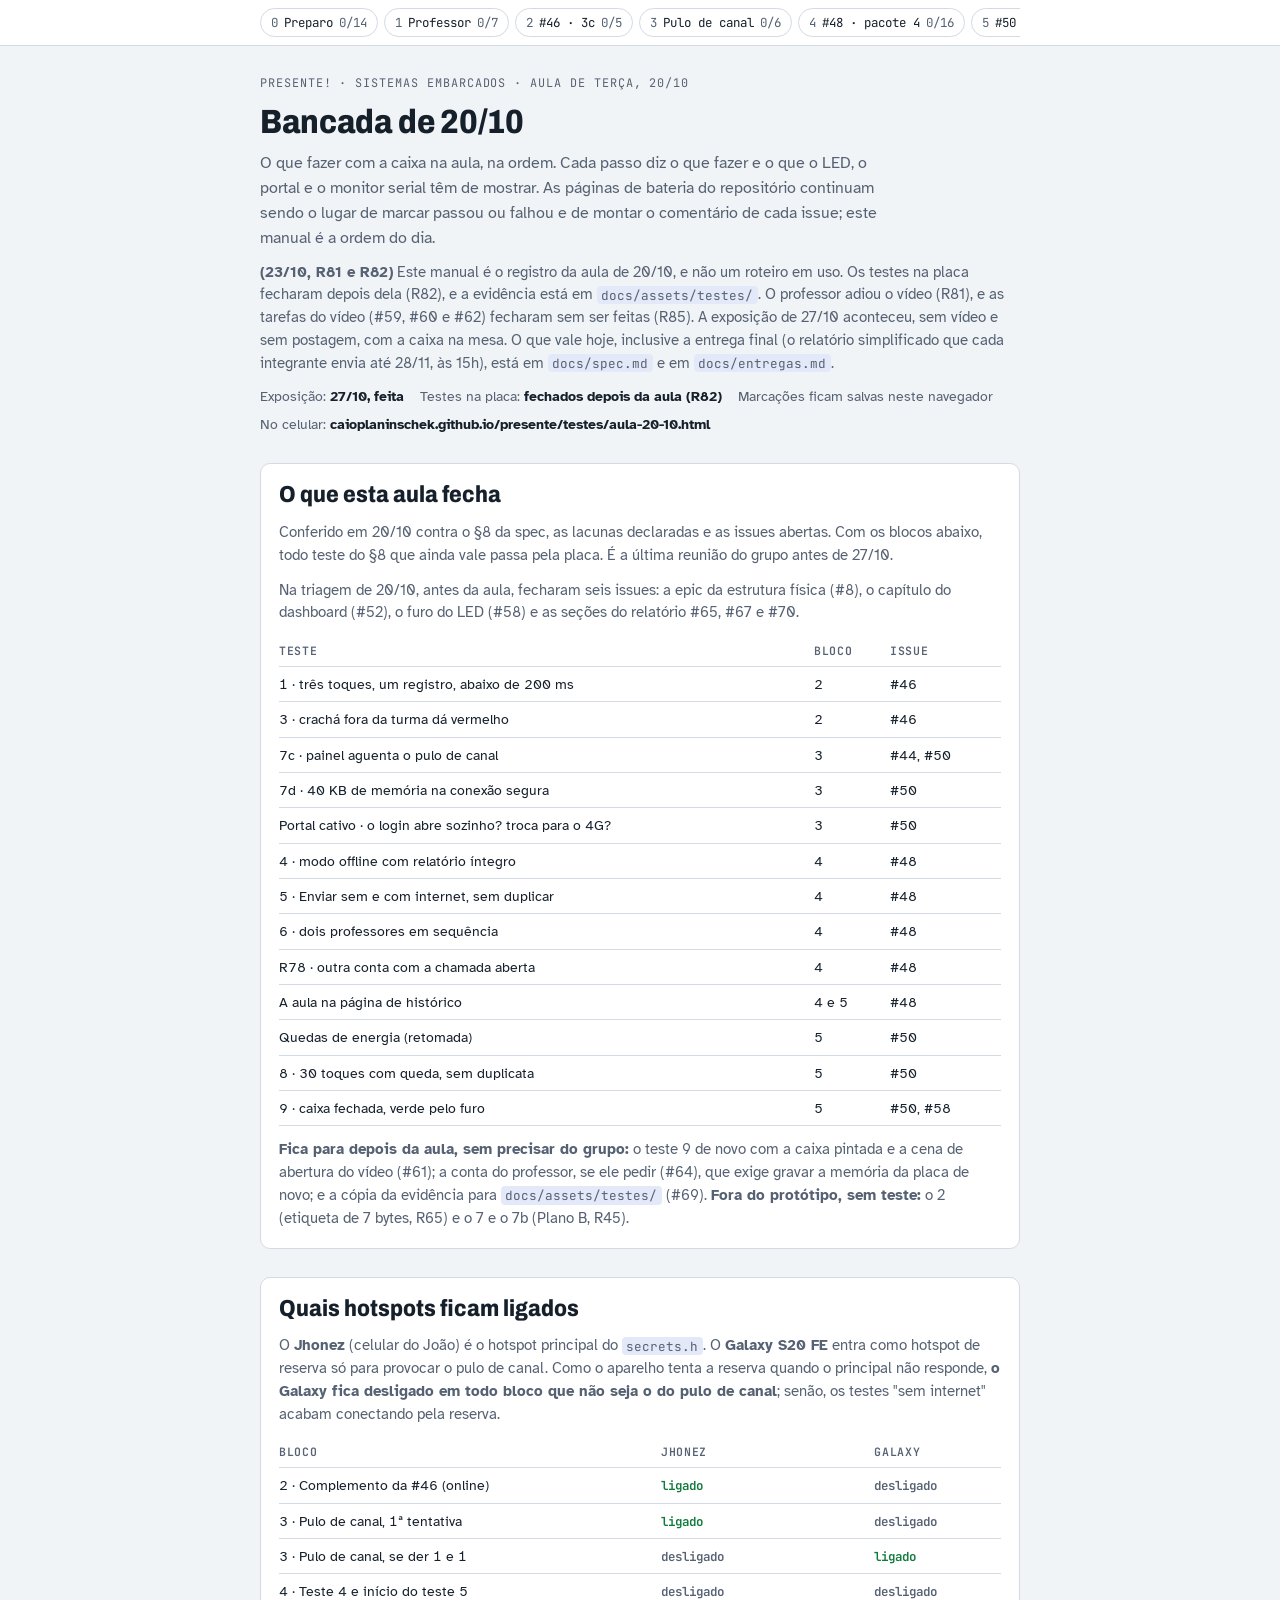
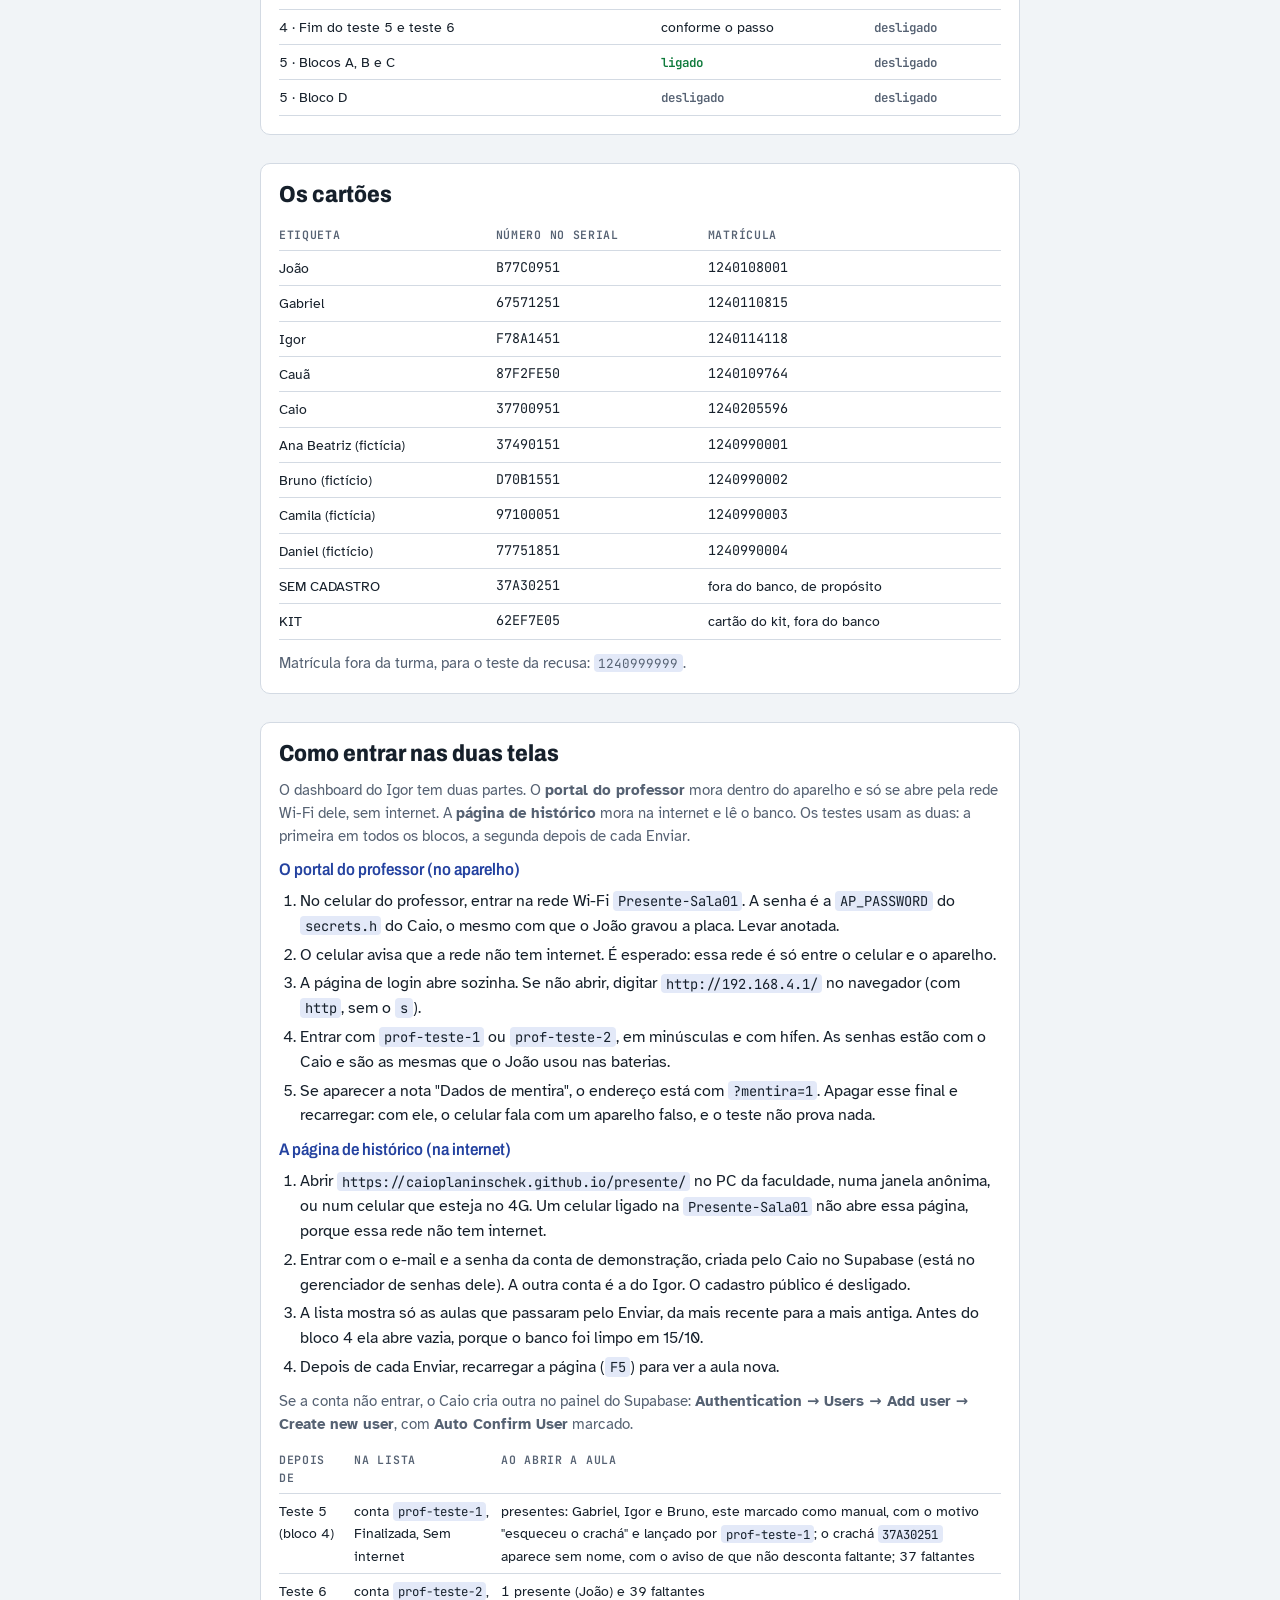
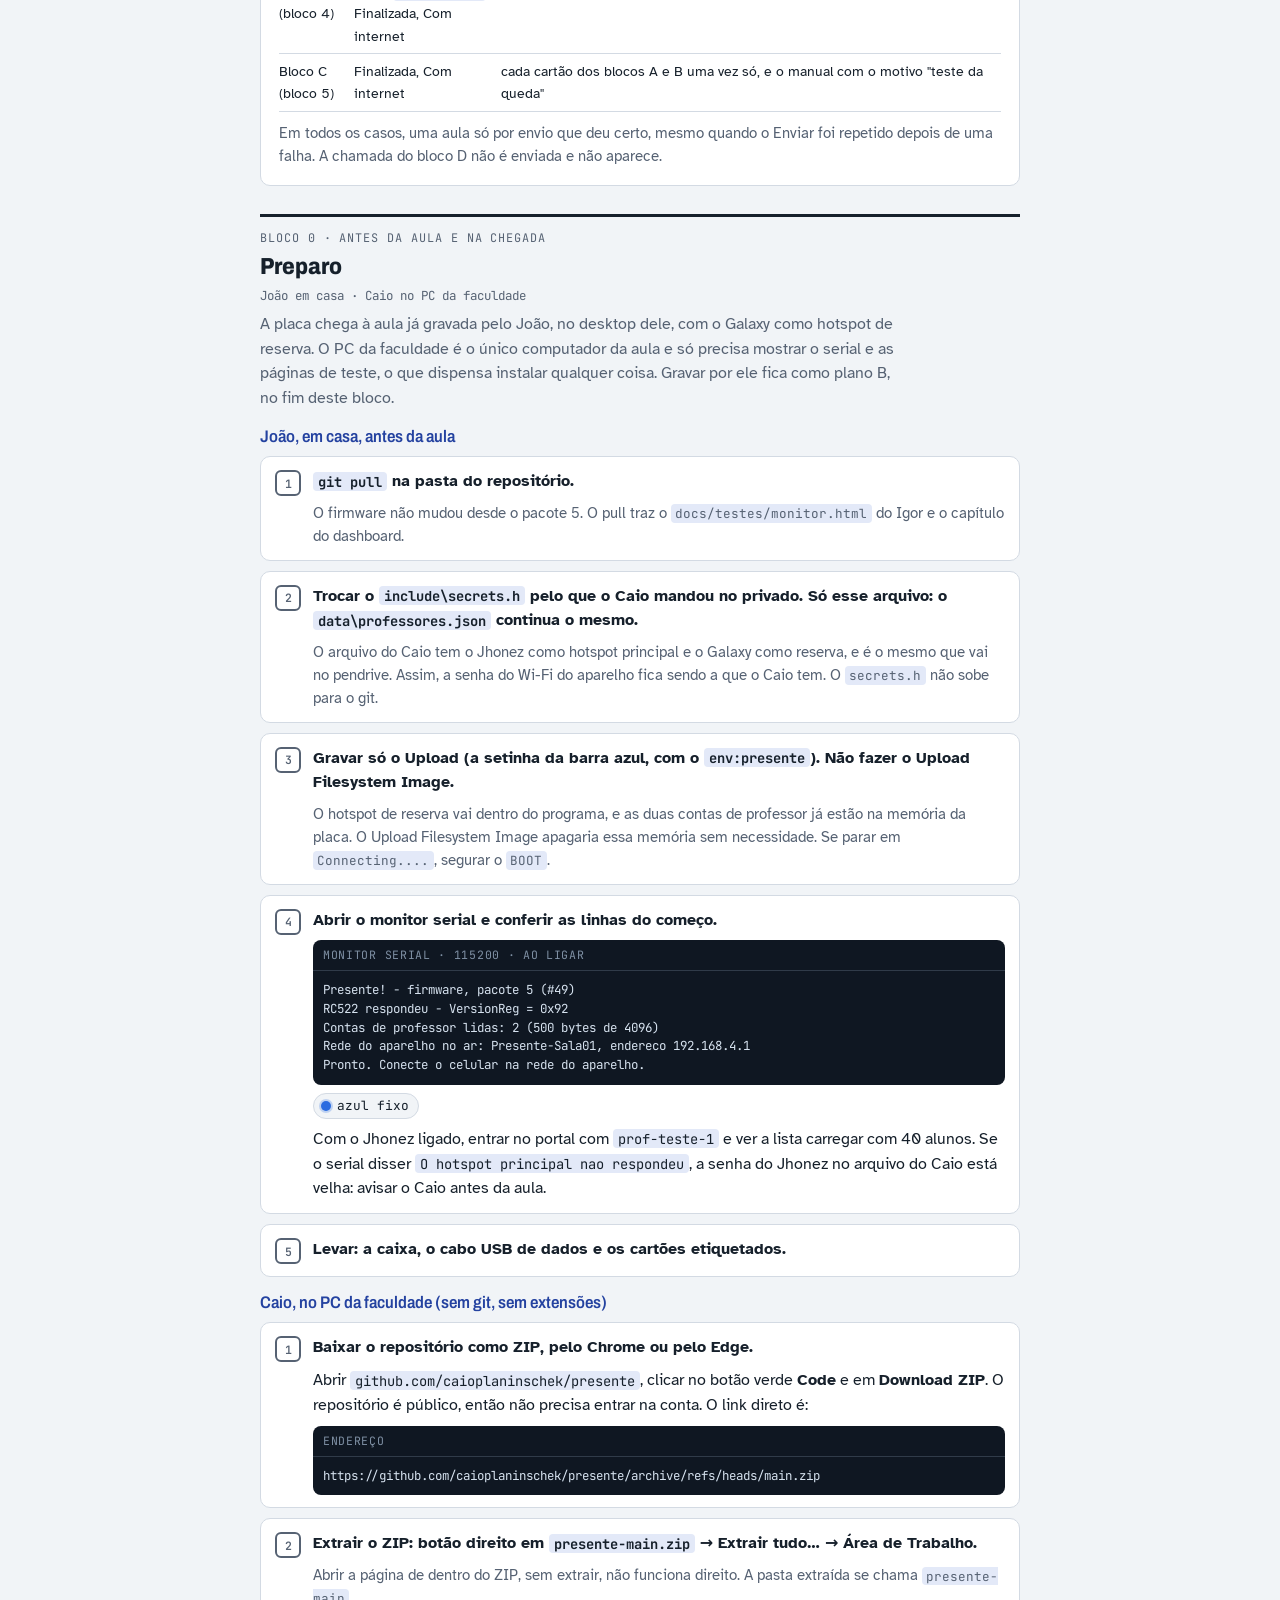
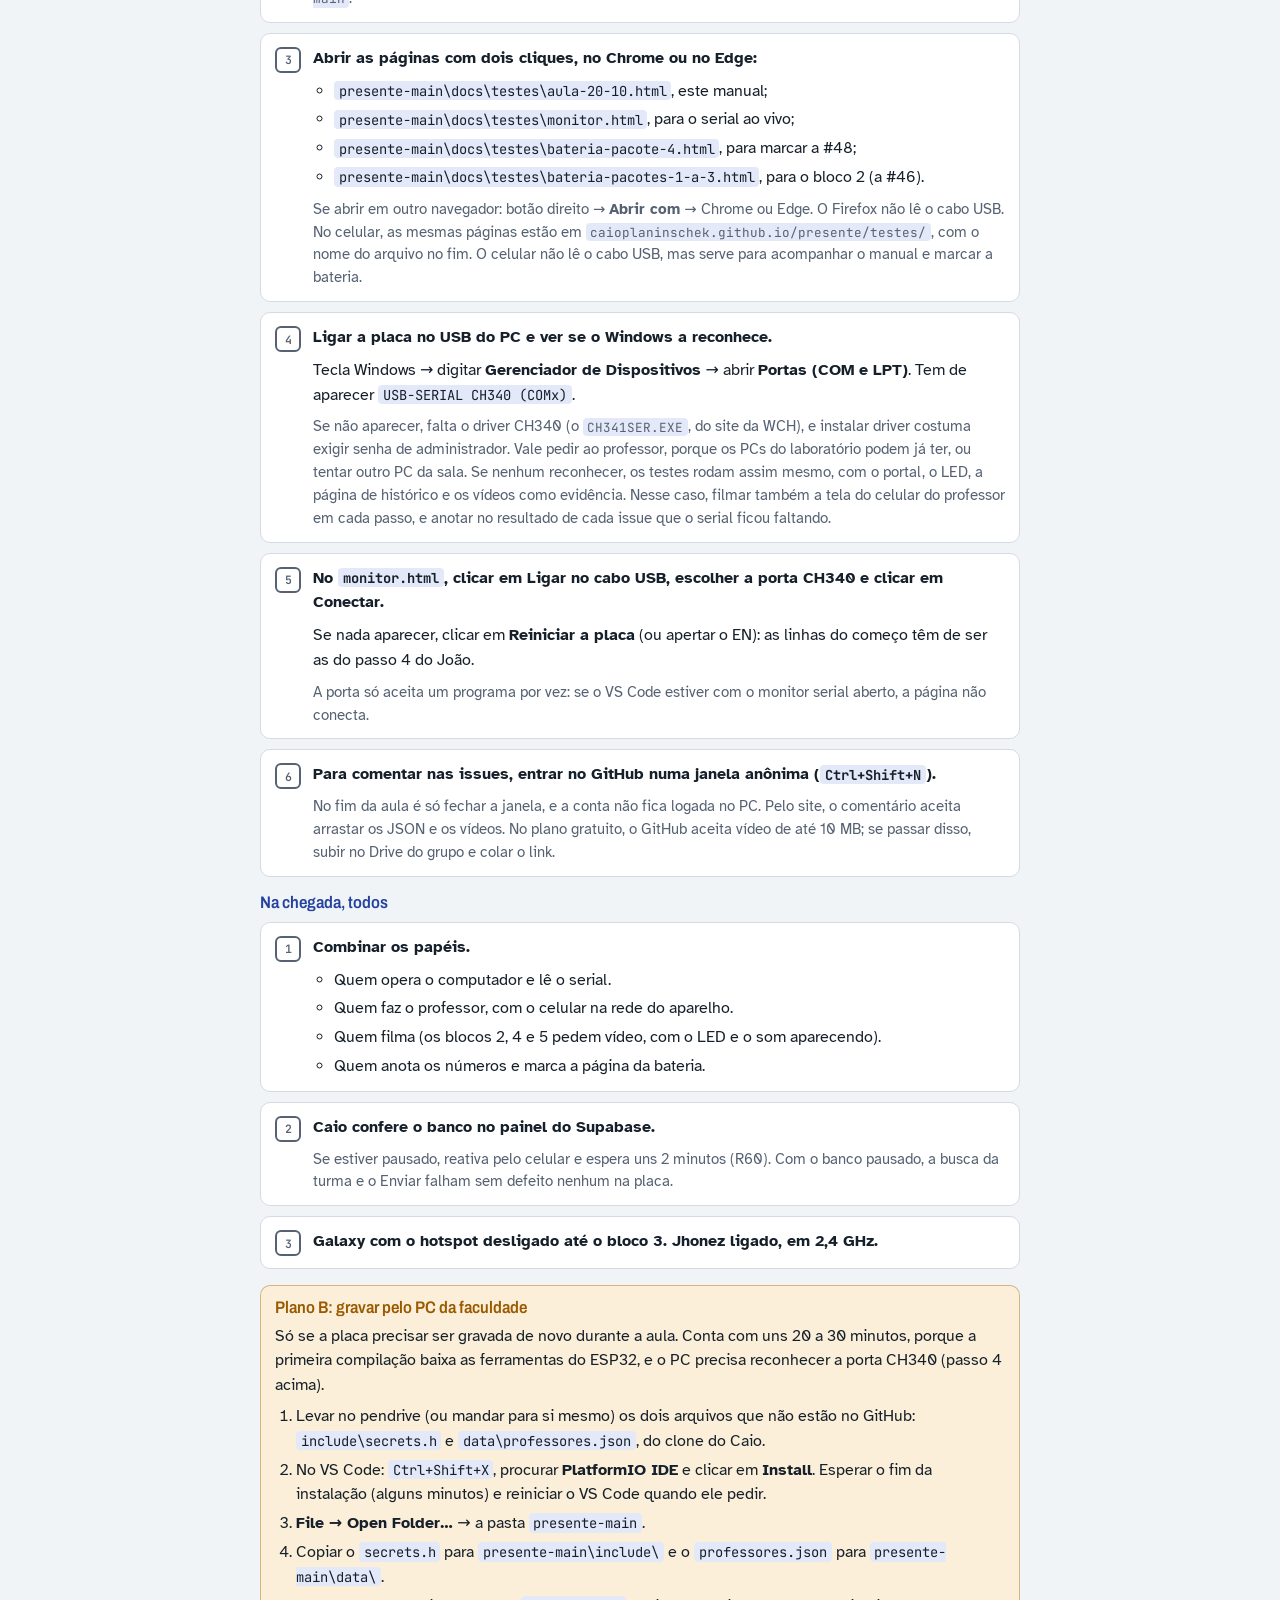
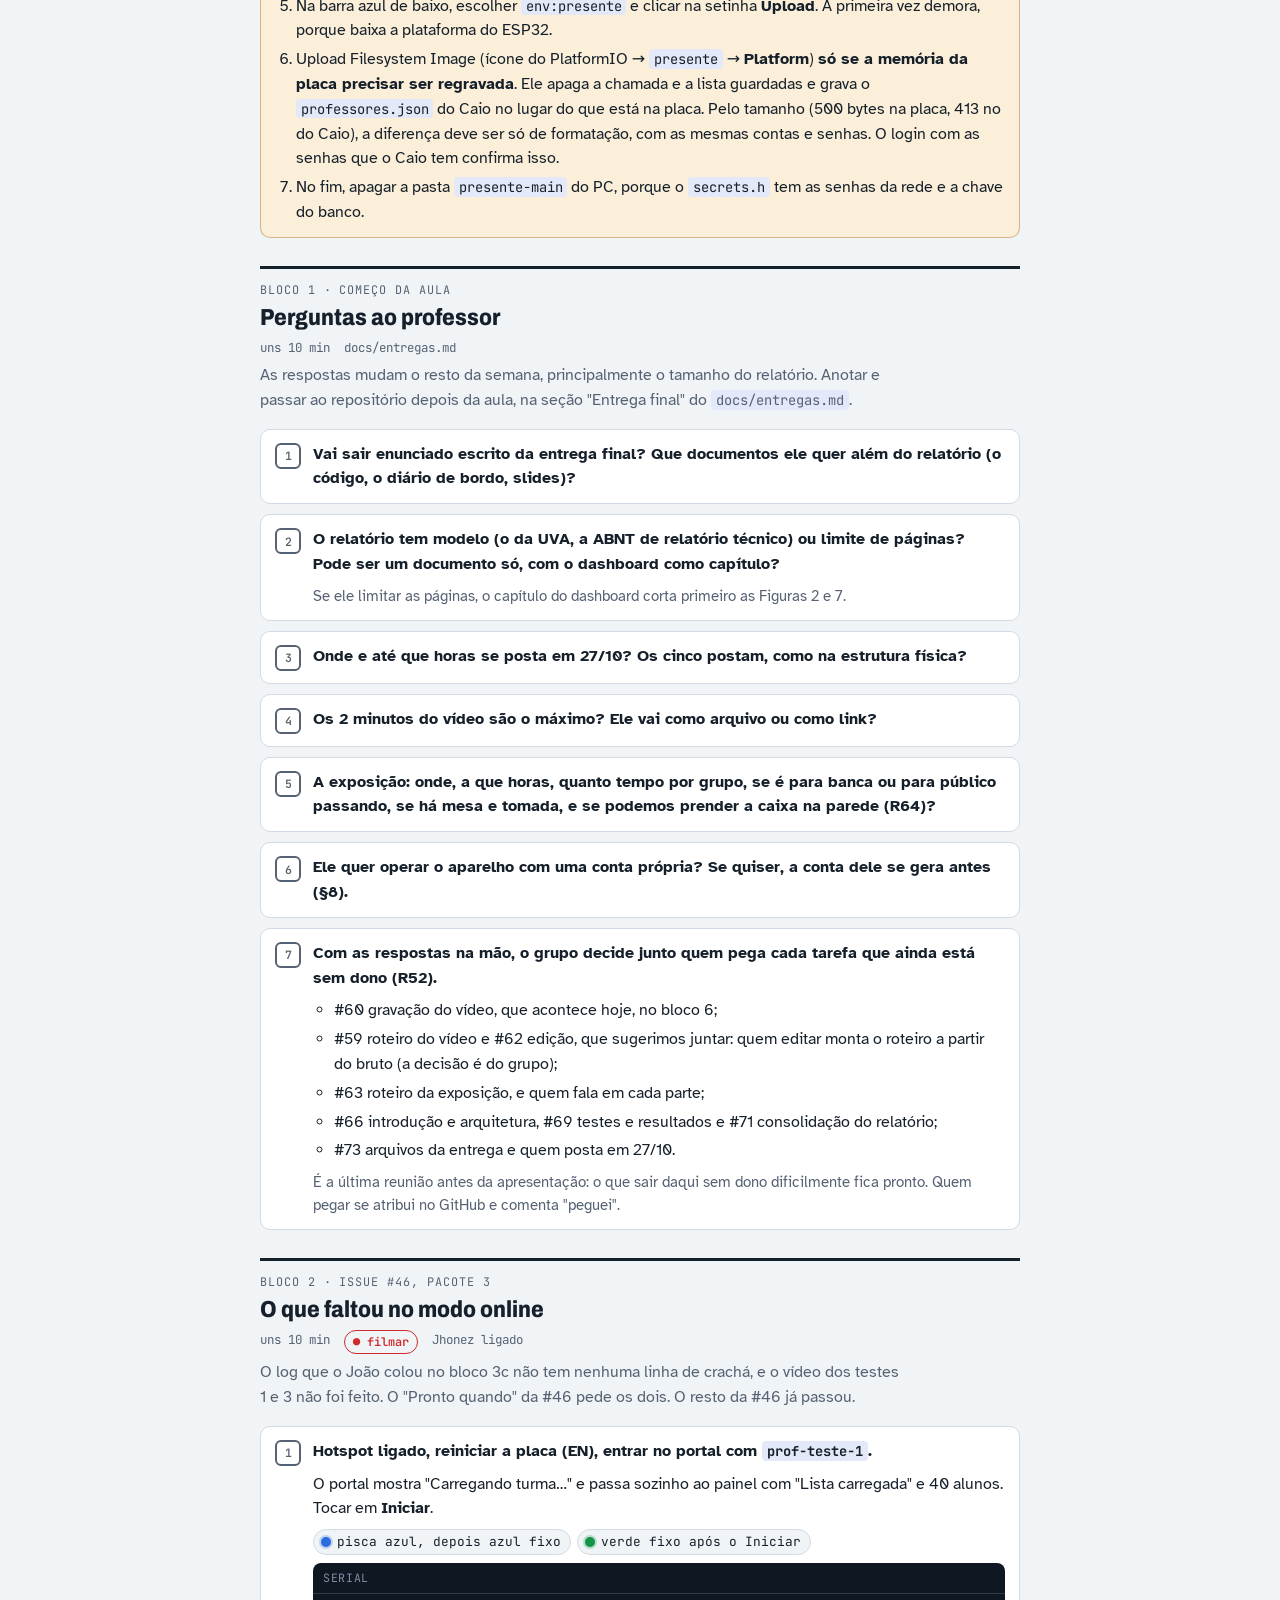
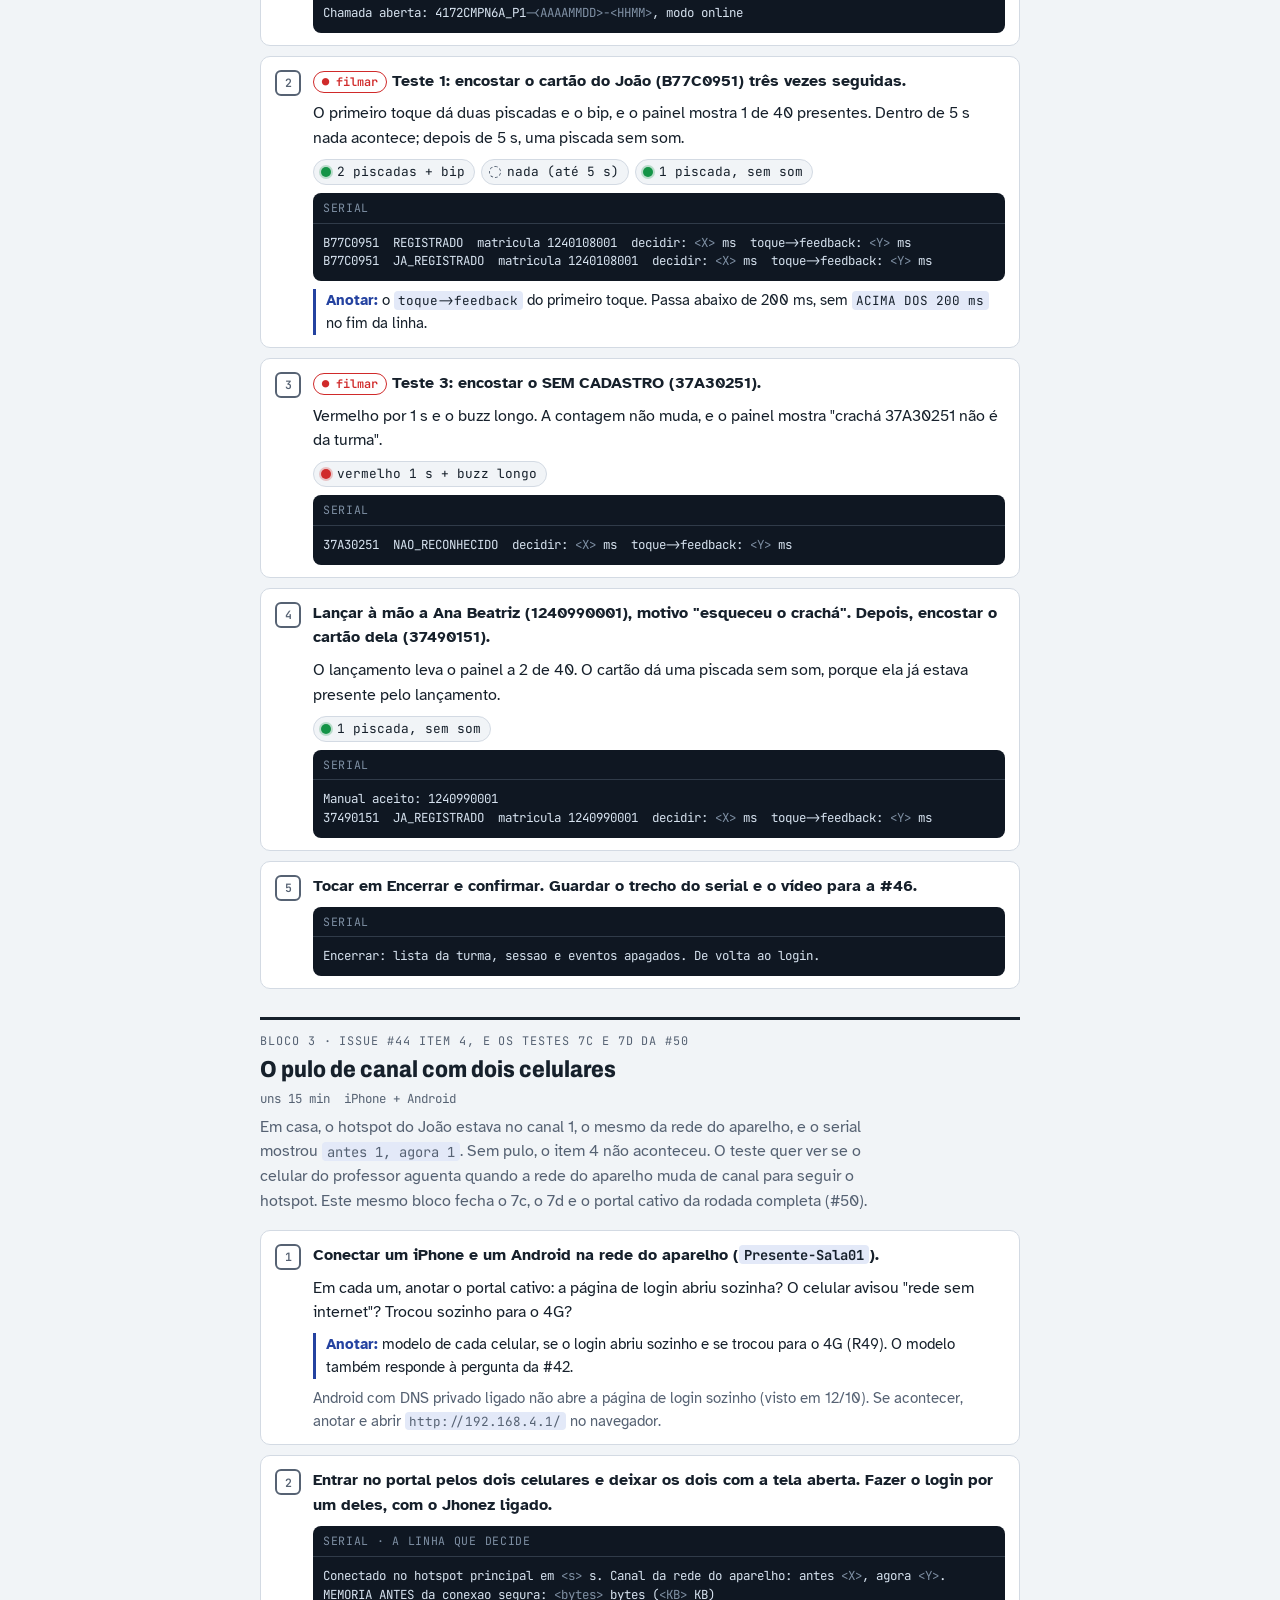
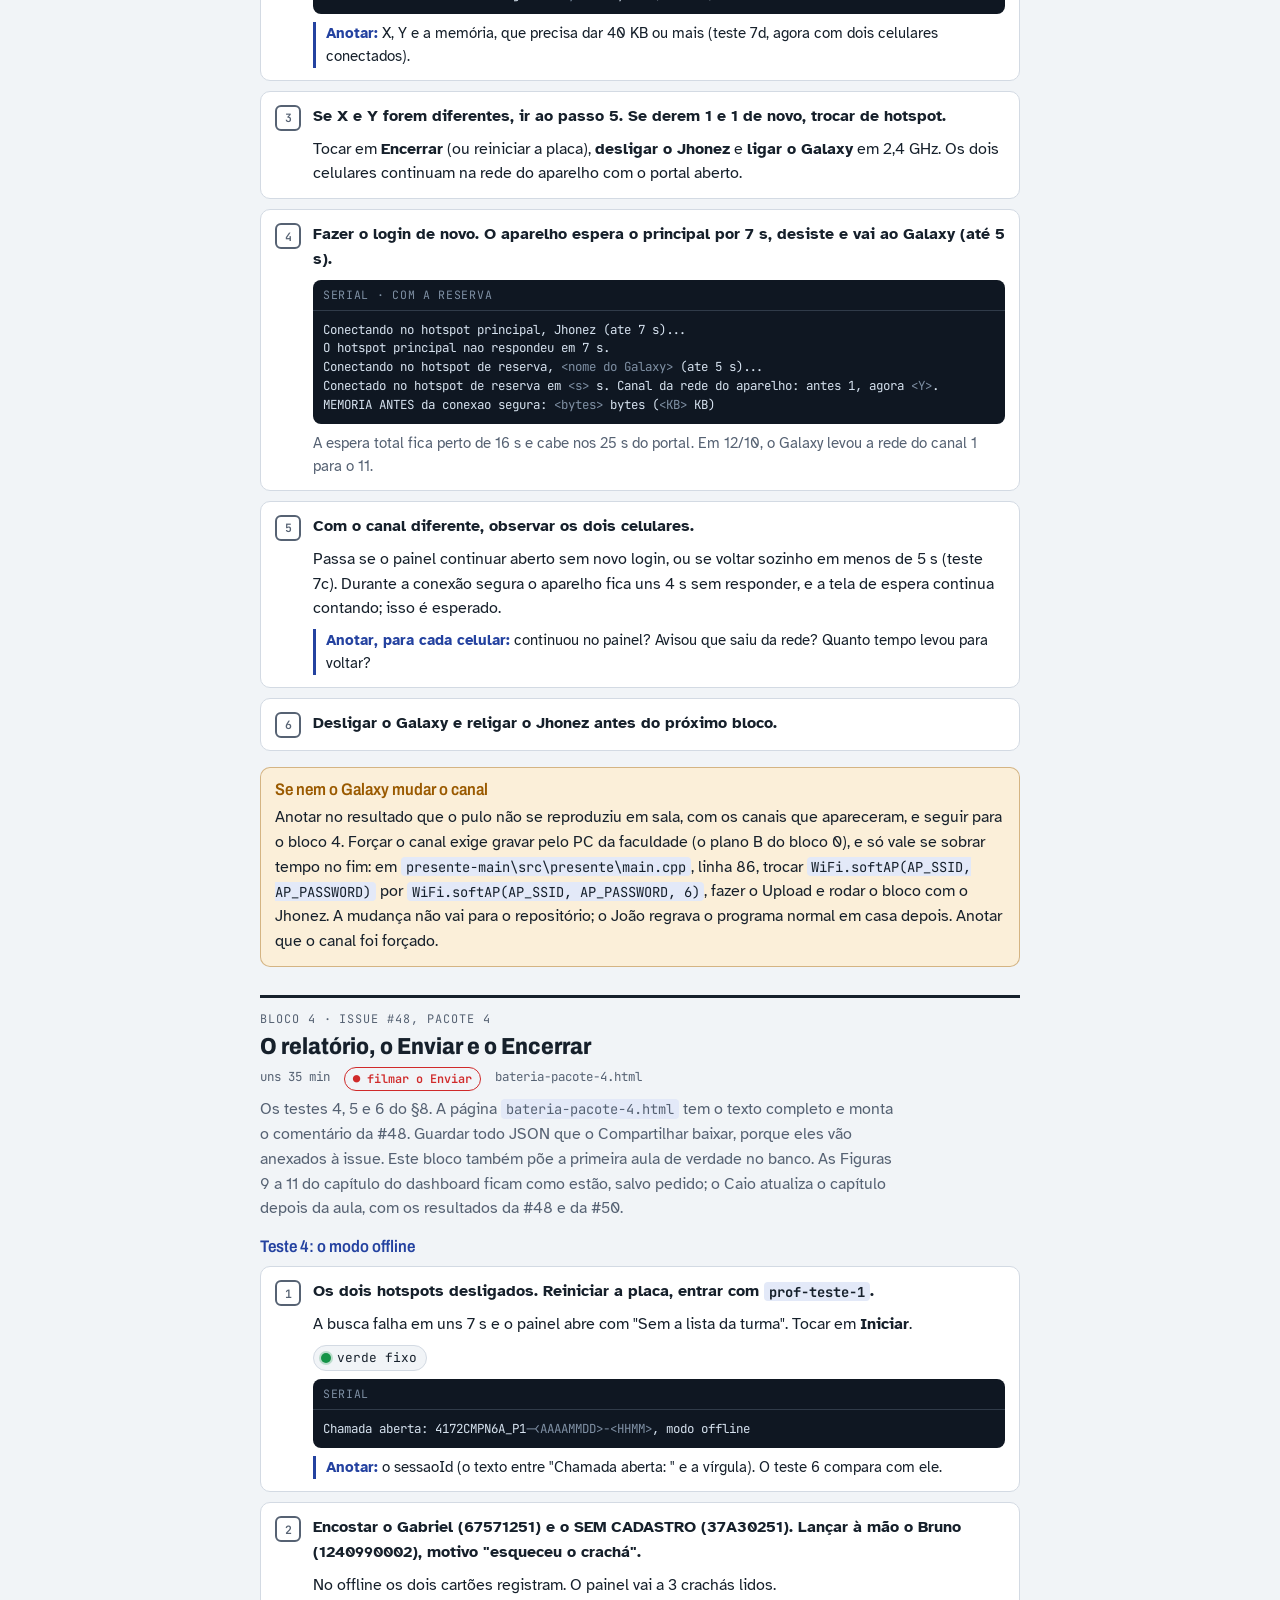
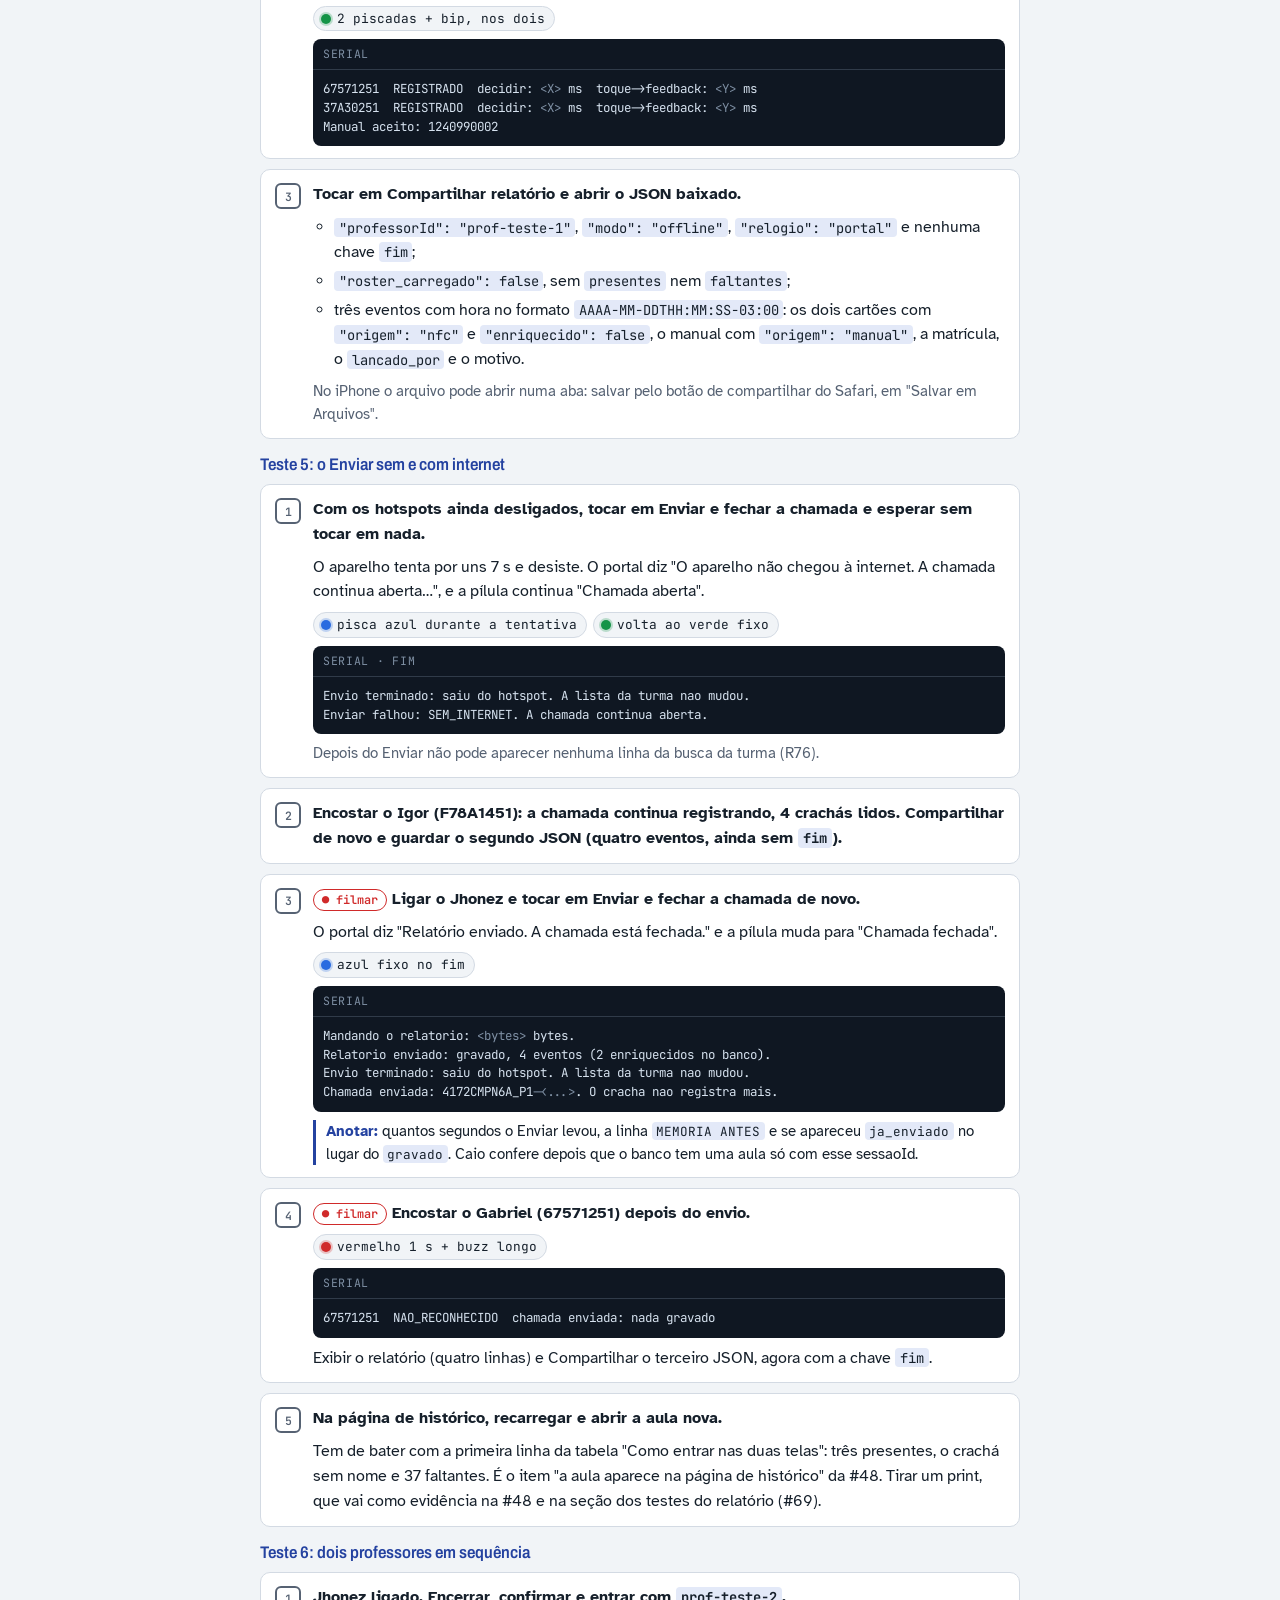
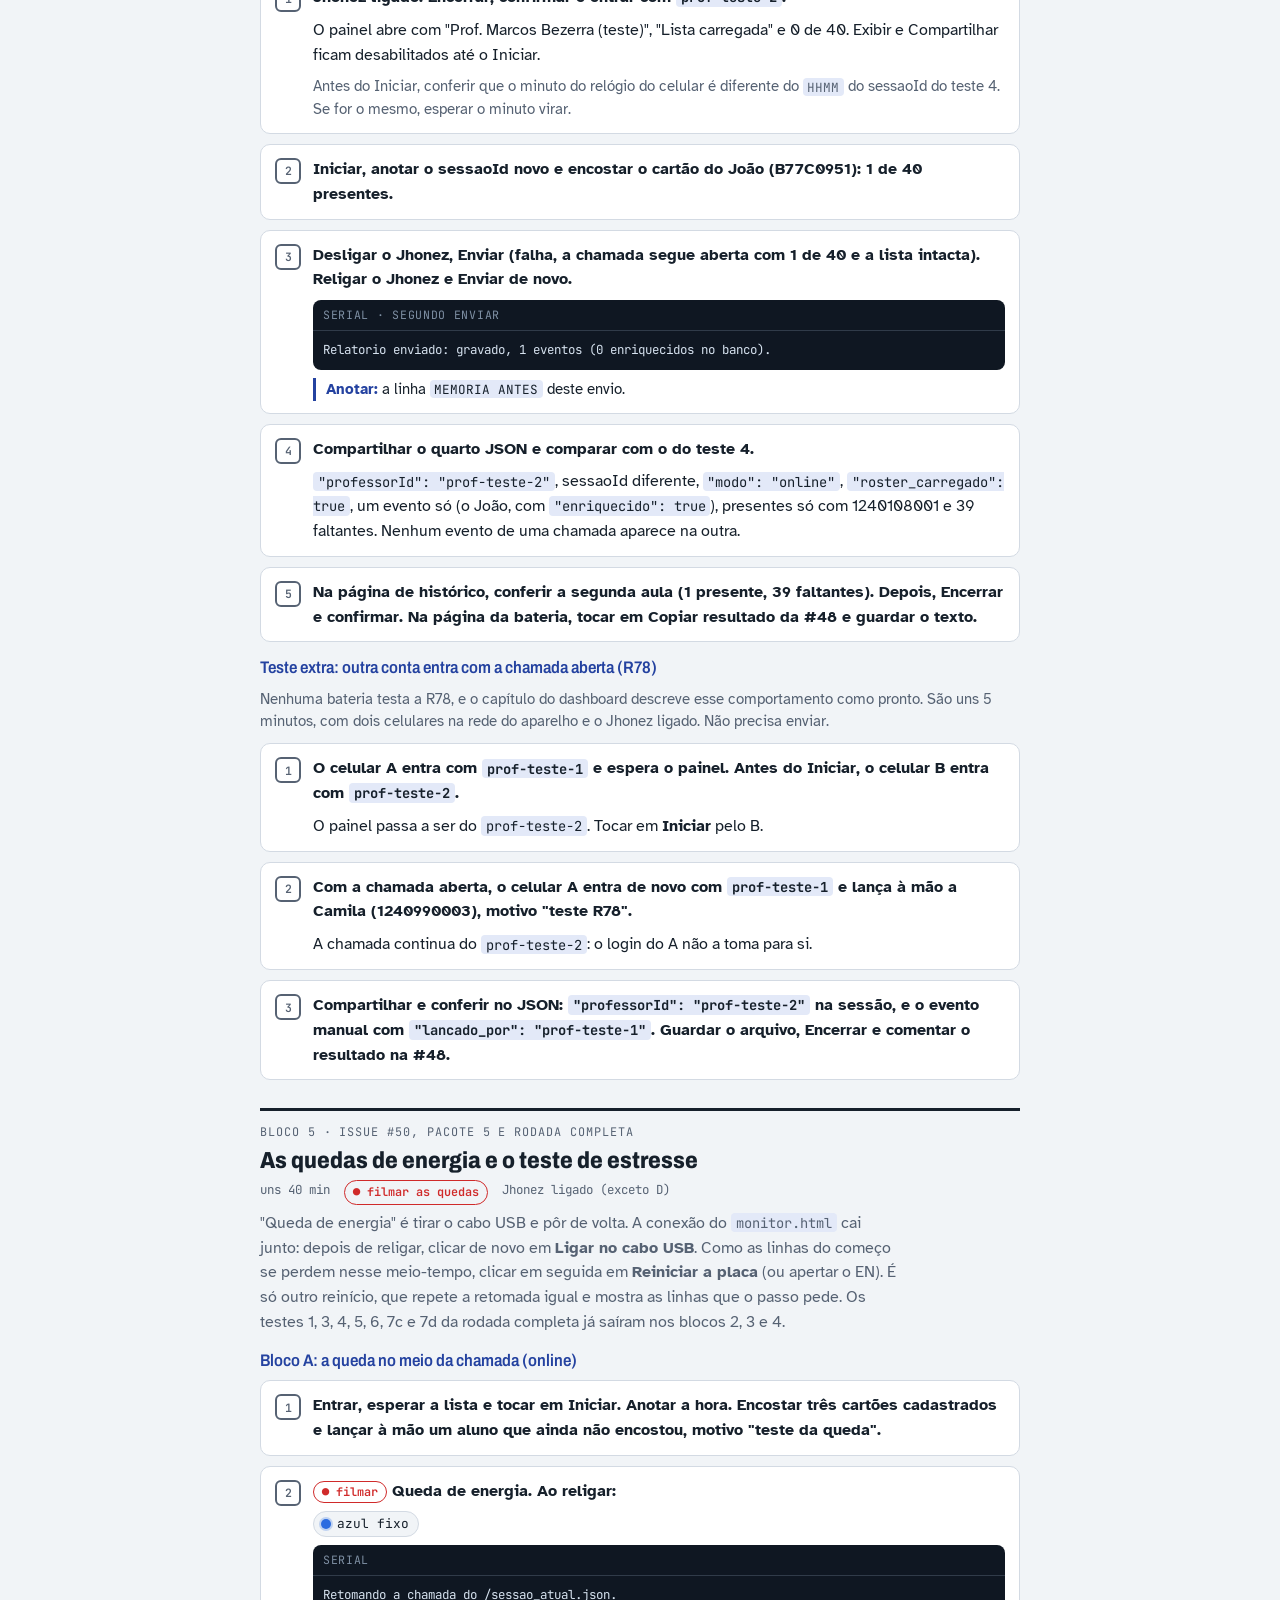
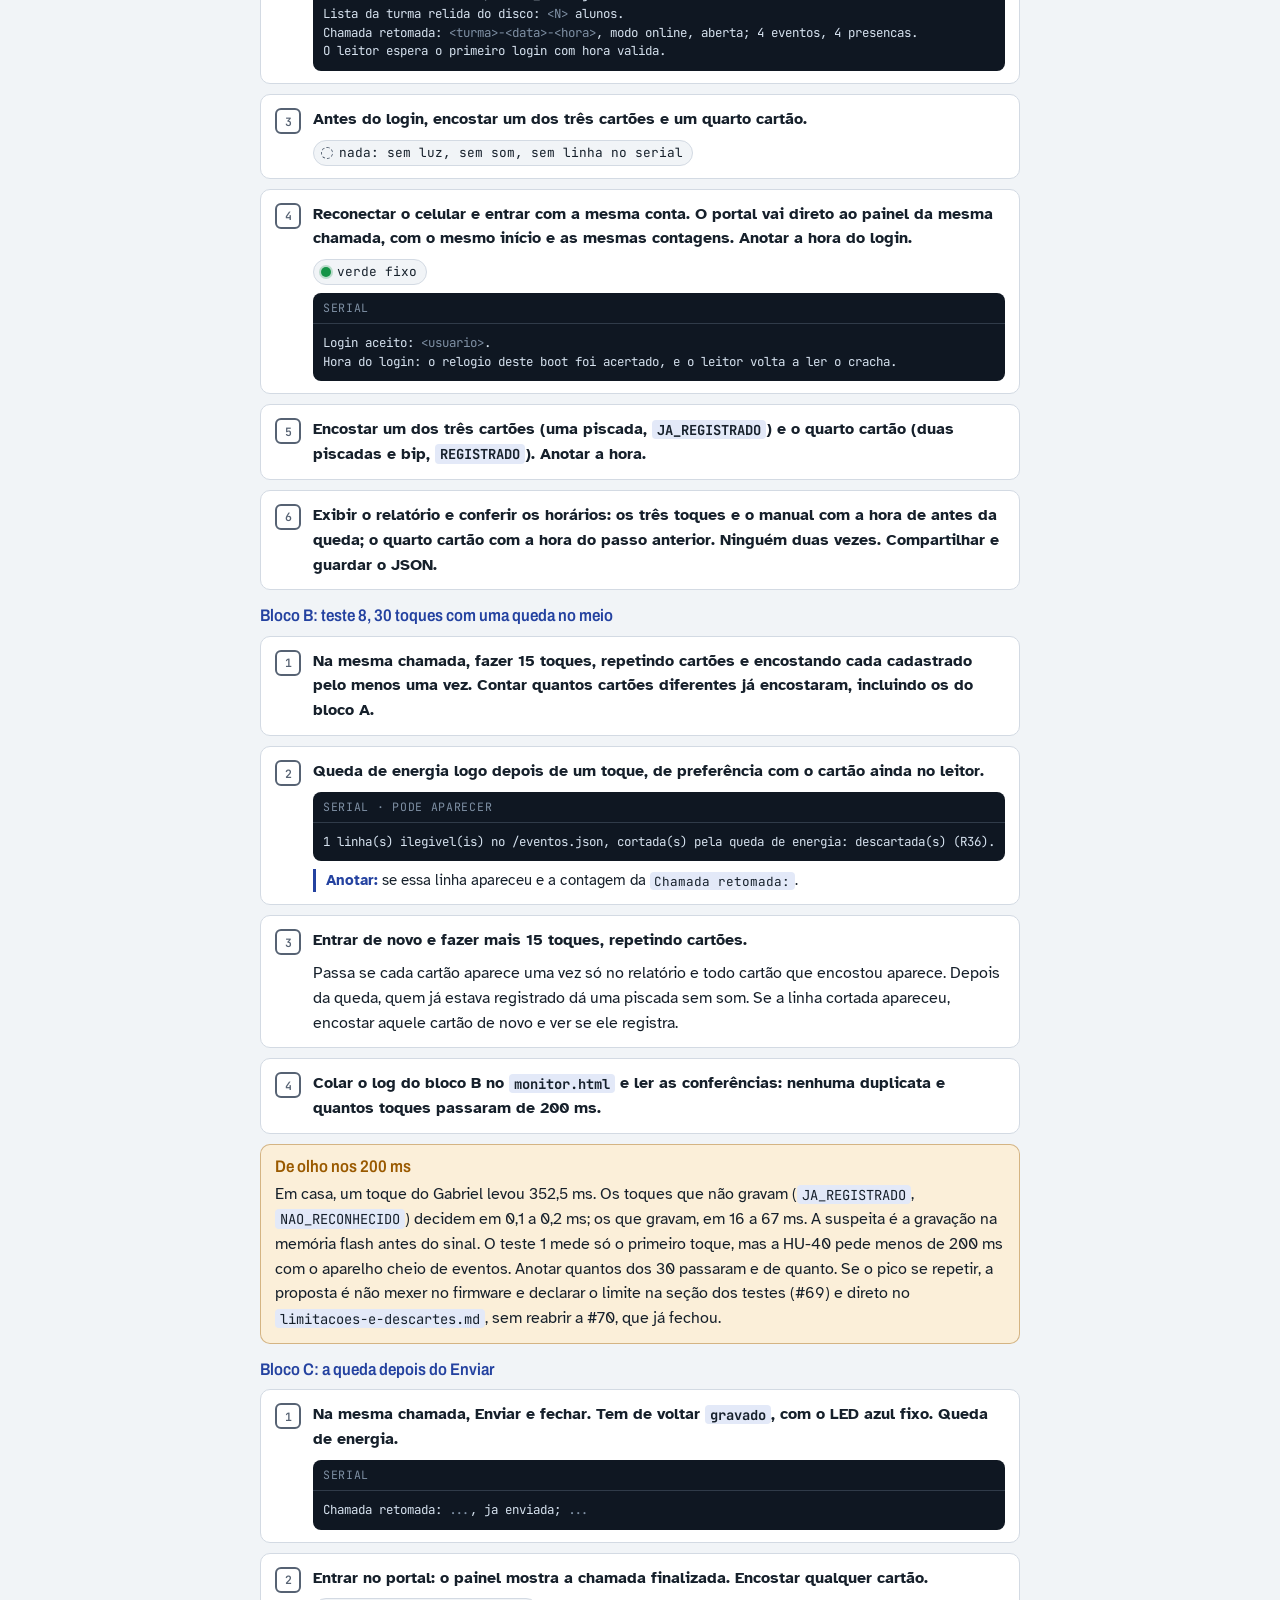
<file: docs/testes/aula-20-10.html>
<!doctype html>
<html lang="pt-BR">
<head>
<meta charset="utf-8">
<meta name="viewport" content="width=device-width, initial-scale=1, viewport-fit=cover">
<style>:root{color-scheme:light}body{margin:0;font-size:14px}img{max-width:100%}[hidden]{display:none!important}</style>
<title>Bancada de 20/10</title>
<link rel="preconnect" href="https://fonts.googleapis.com">
<link rel="preconnect" href="https://fonts.gstatic.com" crossorigin>
<link rel="stylesheet" href="https://fonts.googleapis.com/css2?family=Archivo:wdth,wght@87,600;87,800&family=Atkinson+Hyperlegible:ital,wght@0,400;0,700;1,400&family=JetBrains+Mono:wght@400;600&display=swap">
<style>
/* Layout: manual de bancada em coluna única; faixa de roteiro fixa no topo, blocos em ordem de execução, cada passo com o sinal esperado (LED, portal, serial). */
:root {
  --paper: #f1f4f7;
  --sheet: #ffffff;
  --ink: #16202b;
  --muted: #566273;
  --rule: #d3dae3;
  --accent: #2442a0;
  --accent-soft: #e3e9f8;
  --term-bg: #0f1722;
  --term-ink: #d6e2ef;
  --term-dim: #7f90a4;
  --led-azul: #2a6be0;
  --led-verde: #149447;
  --led-vermelho: #d02a2a;
  --warn: #9a5a00;
  --warn-soft: #fbefd9;
  --done: #0e7a3b;
  --font-display: "Archivo", "Arial Narrow", "Helvetica Neue", Arial, sans-serif;
  --font-body: "Atkinson Hyperlegible", "Segoe UI", system-ui, sans-serif;
  --font-mono: "JetBrains Mono", ui-monospace, "Cascadia Mono", Consolas, monospace;
  --step: 1rem;
}
@media (prefers-color-scheme: dark) {
  :root:not([data-theme="light"]) {
    color-scheme: dark;
    --paper: #10151c;
    --sheet: #171e27;
    --ink: #e4e9ef;
    --muted: #9aa6b5;
    --rule: #2a3442;
    --accent: #8fa7ff;
    --accent-soft: #1d2740;
    --term-bg: #0a0f16;
    --term-ink: #d6e2ef;
    --term-dim: #73859a;
    --led-azul: #5b92ff;
    --led-verde: #3cc26f;
    --led-vermelho: #ff6464;
    --warn: #f0b45a;
    --warn-soft: #2e2414;
    --done: #3cc26f;
  }
}
:root[data-theme="dark"] {
  color-scheme: dark;
  --paper: #10151c;
  --sheet: #171e27;
  --ink: #e4e9ef;
  --muted: #9aa6b5;
  --rule: #2a3442;
  --accent: #8fa7ff;
  --accent-soft: #1d2740;
  --term-bg: #0a0f16;
  --term-ink: #d6e2ef;
  --term-dim: #73859a;
  --led-azul: #5b92ff;
  --led-verde: #3cc26f;
  --led-vermelho: #ff6464;
  --warn: #f0b45a;
  --warn-soft: #2e2414;
  --done: #3cc26f;
}

* { box-sizing: border-box; }
body {
  background: var(--paper);
  color: var(--ink);
  font-family: var(--font-body);
  font-size: 16px;
  line-height: 1.55;
  padding-left: max(16px, env(safe-area-inset-left, 0px));
  padding-right: max(16px, env(safe-area-inset-right, 0px));
}
body::before {
  content: ""; position: fixed; inset: 0 0 auto; height: env(safe-area-inset-top, 0px);
  z-index: 10; background: var(--sheet);
}
.wrap { max-width: 760px; margin: 0 auto; padding-block: 28px 80px; display: grid; gap: 28px; }

h1, h2, h3 { font-family: var(--font-display); font-stretch: 87%; text-wrap: balance; margin: 0; line-height: 1.15; }
h1 { font-size: 2.1rem; font-weight: 800; letter-spacing: -0.01em; }
h2 { font-size: 1.45rem; font-weight: 800; }
h3 { font-size: 1.05rem; font-weight: 600; }
p { margin: 0; }
code, .mono { font-family: var(--font-mono); font-size: 0.86em; }
:not(pre) > code { background: var(--accent-soft); padding: 0.05em 0.35em; border-radius: 4px; overflow-wrap: anywhere; }
a { color: var(--accent); }
.eyebrow { font-family: var(--font-mono); font-size: 0.74rem; letter-spacing: 0.08em; text-transform: uppercase; color: var(--muted); }

/* Cabeçalho */
header.top { display: grid; gap: 10px; }
header.top .lede { color: var(--muted); max-width: 62ch; }
.facts { display: flex; flex-wrap: wrap; gap: 6px 16px; font-size: 0.9rem; color: var(--muted); }
.facts b { color: var(--ink); }

/* Roteiro fixo */
nav.roteiro {
  position: sticky; top: env(safe-area-inset-top, 0px); z-index: 5;
  background: var(--sheet); border-bottom: 1px solid var(--rule);
  margin-left: calc(-1 * max(16px, env(safe-area-inset-left, 0px)));
  margin-right: calc(-1 * max(16px, env(safe-area-inset-right, 0px)));
  padding: 8px max(16px, env(safe-area-inset-right, 0px)) 8px max(16px, env(safe-area-inset-left, 0px));
}
nav.roteiro ol { list-style: none; margin: 0 auto; padding: 0; max-width: 760px; display: flex; gap: 6px; overflow-x: auto; scrollbar-width: thin; }
nav.roteiro a {
  display: flex; align-items: center; gap: 6px; white-space: nowrap; text-decoration: none;
  font-family: var(--font-mono); font-size: 0.78rem; color: var(--ink);
  border: 1px solid var(--rule); border-radius: 999px; padding: 4px 10px;
}
nav.roteiro a:hover, nav.roteiro a:focus-visible { border-color: var(--accent); }
nav.roteiro .n { color: var(--muted); }
nav.roteiro .prog { color: var(--muted); font-variant-numeric: tabular-nums; }
nav.roteiro a.full { border-color: var(--done); }
nav.roteiro a.full .prog { color: var(--done); }

/* Tabelas de referência */
.ref { background: var(--sheet); border: 1px solid var(--rule); border-radius: 10px; padding: 18px; display: grid; gap: 12px; }
.tablebox { overflow-x: auto; }
table { border-collapse: collapse; width: 100%; font-size: 0.9rem; font-variant-numeric: tabular-nums; }
th, td { text-align: left; padding: 6px 10px 6px 0; border-bottom: 1px solid var(--rule); vertical-align: top; }
th { font-family: var(--font-mono); font-size: 0.72rem; letter-spacing: 0.06em; text-transform: uppercase; color: var(--muted); font-weight: 600; }
td.mono { font-family: var(--font-mono); font-size: 0.84rem; white-space: nowrap; }
.on, .off { font-family: var(--font-mono); font-size: 0.78rem; font-weight: 600; white-space: nowrap; }
.on { color: var(--done); }
.off { color: var(--muted); }

/* Blocos */
section.bloco { display: grid; gap: 16px; scroll-margin-top: 64px; }
.bloco-head { display: grid; gap: 6px; border-top: 3px solid var(--ink); padding-top: 12px; }
.bloco-head .meta { display: flex; flex-wrap: wrap; gap: 6px 14px; font-family: var(--font-mono); font-size: 0.78rem; color: var(--muted); }
.bloco-head .why { color: var(--muted); max-width: 64ch; }
.sub { display: grid; gap: 10px; }
.sub > h3 { color: var(--accent); }

ol.steps { list-style: none; margin: 0; padding: 0; display: grid; gap: 10px; counter-reset: passo; }
ol.steps > li {
  counter-increment: passo;
  background: var(--sheet); border: 1px solid var(--rule); border-radius: 10px;
  padding: 12px 14px; display: grid; grid-template-columns: auto 1fr; gap: 4px 12px; align-items: start;
}
ol.steps > li.checked { border-color: color-mix(in srgb, var(--done) 55%, var(--rule)); }
ol.steps > li.checked .body > p:first-child { color: var(--muted); }
.ck { position: relative; width: 26px; height: 26px; margin-top: 1px; }
.ck input { appearance: none; -webkit-appearance: none; margin: 0; width: 26px; height: 26px; border: 2px solid var(--muted); border-radius: 6px; background: var(--sheet); cursor: pointer; display: grid; place-content: center; }
.ck input::after { content: counter(passo); font-family: var(--font-mono); font-size: 0.72rem; font-weight: 600; color: var(--muted); }
.ck input:checked { background: var(--done); border-color: var(--done); }
.ck input:checked::after { content: "✓"; color: var(--sheet); font-size: 0.95rem; }
.ck input:focus-visible { outline: 3px solid var(--accent); outline-offset: 2px; }
.body { display: grid; gap: 8px; min-width: 0; }
.body > p:first-child { font-weight: 700; }

/* Sinais esperados */
.sinais { display: flex; flex-wrap: wrap; gap: 6px; }
.led {
  display: inline-flex; align-items: center; gap: 6px; font-size: 0.8rem; font-family: var(--font-mono);
  border: 1px solid var(--rule); border-radius: 999px; padding: 2px 9px 2px 7px; background: var(--paper);
}
.led::before { content: ""; width: 10px; height: 10px; border-radius: 50%; background: var(--c, var(--muted)); box-shadow: 0 0 0 2px color-mix(in srgb, var(--c, var(--muted)) 25%, transparent); }
.led.azul { --c: var(--led-azul); }
.led.verde { --c: var(--led-verde); }
.led.vermelho { --c: var(--led-vermelho); }
.led.nada { --c: transparent; }
.led.nada::before { border: 1px dashed var(--muted); }
.pill { font-size: 0.8rem; border-radius: 6px; padding: 2px 8px; background: var(--accent-soft); }
.rec { font-family: var(--font-mono); font-size: 0.74rem; font-weight: 600; color: var(--led-vermelho); border: 1px solid currentColor; border-radius: 999px; padding: 2px 8px; }

/* Serial */
.serial { background: var(--term-bg); color: var(--term-ink); border-radius: 8px; overflow: hidden; }
.serial .bar { font-family: var(--font-mono); font-size: 0.72rem; letter-spacing: 0.06em; color: var(--term-dim); padding: 6px 10px; border-bottom: 1px solid color-mix(in srgb, var(--term-dim) 30%, transparent); text-transform: uppercase; }
.serial pre { margin: 0; padding: 10px; overflow-x: auto; font-family: var(--font-mono); font-size: 0.78rem; line-height: 1.5; }
.serial .v { color: var(--term-dim); }

.note { font-size: 0.92rem; color: var(--muted); }
.anota { font-size: 0.92rem; border-left: 3px solid var(--accent); padding-left: 10px; }
.anota b { color: var(--accent); }

.alerta { background: var(--warn-soft); border: 1px solid color-mix(in srgb, var(--warn) 40%, transparent); border-radius: 10px; padding: 12px 14px; display: grid; gap: 6px; }
.alerta h3 { color: var(--warn); }

.plain { margin: 0; padding-left: 1.3em; display: grid; gap: 4px; }

footer { display: flex; flex-wrap: wrap; gap: 10px; align-items: center; justify-content: space-between; color: var(--muted); font-size: 0.85rem; border-top: 1px solid var(--rule); padding-top: 14px; }
button { font-family: var(--font-mono); font-size: 0.8rem; color: var(--ink); background: var(--sheet); border: 1px solid var(--rule); border-radius: 6px; padding: 6px 12px; cursor: pointer; }
button:hover { border-color: var(--accent); }
button:focus-visible { outline: 3px solid var(--accent); outline-offset: 2px; }

@media (max-width: 480px) {
  h1 { font-size: 1.7rem; }
  ol.steps > li { padding: 10px 12px; }
}
@media (prefers-reduced-motion: no-preference) {
  ol.steps > li { transition: border-color 0.2s; }
}
</style>
</head>
<body>
<nav class="roteiro" aria-label="Roteiro da aula">
  <ol id="nav"></ol>
</nav>

<div class="wrap">

<header class="top">
  <span class="eyebrow">Presente! · Sistemas Embarcados · aula de terça, 20/10</span>
  <h1>Bancada de 20/10</h1>
  <p class="lede">O que fazer com a caixa na aula, na ordem. Cada passo diz o que fazer e o que o LED, o portal e o monitor serial têm de mostrar. As páginas de bateria do repositório continuam sendo o lugar de marcar passou ou falhou e de montar o comentário de cada issue; este manual é a ordem do dia.</p>
  <p class="note"><b>(23/10, R81 e R82)</b> Este manual é o registro da aula de 20/10, e não um roteiro em uso. Os testes na placa fecharam depois dela (R82), e a evidência está em <code>docs/assets/testes/</code>. O professor adiou o vídeo (R81), e as tarefas do vídeo (#59, #60 e #62) fecharam sem ser feitas (R85). A exposição de 27/10 aconteceu, sem vídeo e sem postagem, com a caixa na mesa. O que vale hoje, inclusive a entrega final (o relatório simplificado que cada integrante envia até 28/11, às 15h), está em <code>docs/spec.md</code> e em <code>docs/entregas.md</code>.</p>
  <div class="facts">
    <span>Exposição: <b>27/10, feita</b></span>
    <span>Testes na placa: <b>fechados depois da aula (R82)</b></span>
    <span>Marcações ficam salvas neste navegador</span>
    <span>No celular: <b>caioplaninschek.github.io/presente/testes/aula-20-10.html</b></span>
  </div>
</header>

<section class="ref" aria-labelledby="ref-cobre">
  <h2 id="ref-cobre">O que esta aula fecha</h2>
  <p class="note">Conferido em 20/10 contra o §8 da spec, as lacunas declaradas e as issues abertas. Com os blocos abaixo, todo teste do §8 que ainda vale passa pela placa. É a última reunião do grupo antes de 27/10.</p>
  <p class="note">Na triagem de 20/10, antes da aula, fecharam seis issues: a epic da estrutura física (#8), o capítulo do dashboard (#52), o furo do LED (#58) e as seções do relatório #65, #67 e #70.</p>
  <div class="tablebox">
    <table>
      <thead><tr><th>Teste</th><th>Bloco</th><th>Issue</th></tr></thead>
      <tbody>
        <tr><td>1 · três toques, um registro, abaixo de 200 ms</td><td>2</td><td>#46</td></tr>
        <tr><td>3 · crachá fora da turma dá vermelho</td><td>2</td><td>#46</td></tr>
        <tr><td>7c · painel aguenta o pulo de canal</td><td>3</td><td>#44, #50</td></tr>
        <tr><td>7d · 40 KB de memória na conexão segura</td><td>3</td><td>#50</td></tr>
        <tr><td>Portal cativo · o login abre sozinho? troca para o 4G?</td><td>3</td><td>#50</td></tr>
        <tr><td>4 · modo offline com relatório íntegro</td><td>4</td><td>#48</td></tr>
        <tr><td>5 · Enviar sem e com internet, sem duplicar</td><td>4</td><td>#48</td></tr>
        <tr><td>6 · dois professores em sequência</td><td>4</td><td>#48</td></tr>
        <tr><td>R78 · outra conta com a chamada aberta</td><td>4</td><td>#48</td></tr>
        <tr><td>A aula na página de histórico</td><td>4 e 5</td><td>#48</td></tr>
        <tr><td>Quedas de energia (retomada)</td><td>5</td><td>#50</td></tr>
        <tr><td>8 · 30 toques com queda, sem duplicata</td><td>5</td><td>#50</td></tr>
        <tr><td>9 · caixa fechada, verde pelo furo</td><td>5</td><td>#50, #58</td></tr>
      </tbody>
    </table>
  </div>
  <p class="note"><b>Fica para depois da aula, sem precisar do grupo:</b> o teste 9 de novo com a caixa pintada e a cena de abertura do vídeo (#61); a conta do professor, se ele pedir (#64), que exige gravar a memória da placa de novo; e a cópia da evidência para <code>docs/assets/testes/</code> (#69). <b>Fora do protótipo, sem teste:</b> o 2 (etiqueta de 7 bytes, R65) e o 7 e o 7b (Plano B, R45).</p>
</section>

<section class="ref" aria-labelledby="ref-hot">
  <h2 id="ref-hot">Quais hotspots ficam ligados</h2>
  <p class="note">O <b>Jhonez</b> (celular do João) é o hotspot principal do <code>secrets.h</code>. O <b>Galaxy S20 FE</b> entra como hotspot de reserva só para provocar o pulo de canal. Como o aparelho tenta a reserva quando o principal não responde, <b>o Galaxy fica desligado em todo bloco que não seja o do pulo de canal</b>; senão, os testes "sem internet" acabam conectando pela reserva.</p>
  <div class="tablebox">
    <table>
      <thead><tr><th>Bloco</th><th>Jhonez</th><th>Galaxy</th></tr></thead>
      <tbody>
        <tr><td>2 · Complemento da #46 (online)</td><td><span class="on">ligado</span></td><td><span class="off">desligado</span></td></tr>
        <tr><td>3 · Pulo de canal, 1ª tentativa</td><td><span class="on">ligado</span></td><td><span class="off">desligado</span></td></tr>
        <tr><td>3 · Pulo de canal, se der 1 e 1</td><td><span class="off">desligado</span></td><td><span class="on">ligado</span></td></tr>
        <tr><td>4 · Teste 4 e início do teste 5</td><td><span class="off">desligado</span></td><td><span class="off">desligado</span></td></tr>
        <tr><td>4 · Fim do teste 5 e teste 6</td><td>conforme o passo</td><td><span class="off">desligado</span></td></tr>
        <tr><td>5 · Blocos A, B e C</td><td><span class="on">ligado</span></td><td><span class="off">desligado</span></td></tr>
        <tr><td>5 · Bloco D</td><td><span class="off">desligado</span></td><td><span class="off">desligado</span></td></tr>
      </tbody>
    </table>
  </div>
</section>

<section class="ref" aria-labelledby="ref-cards">
  <h2 id="ref-cards">Os cartões</h2>
  <div class="tablebox">
    <table>
      <thead><tr><th>Etiqueta</th><th>Número no serial</th><th>Matrícula</th></tr></thead>
      <tbody>
        <tr><td>João</td><td class="mono">B77C0951</td><td class="mono">1240108001</td></tr>
        <tr><td>Gabriel</td><td class="mono">67571251</td><td class="mono">1240110815</td></tr>
        <tr><td>Igor</td><td class="mono">F78A1451</td><td class="mono">1240114118</td></tr>
        <tr><td>Cauã</td><td class="mono">87F2FE50</td><td class="mono">1240109764</td></tr>
        <tr><td>Caio</td><td class="mono">37700951</td><td class="mono">1240205596</td></tr>
        <tr><td>Ana Beatriz (fictícia)</td><td class="mono">37490151</td><td class="mono">1240990001</td></tr>
        <tr><td>Bruno (fictício)</td><td class="mono">D70B1551</td><td class="mono">1240990002</td></tr>
        <tr><td>Camila (fictícia)</td><td class="mono">97100051</td><td class="mono">1240990003</td></tr>
        <tr><td>Daniel (fictício)</td><td class="mono">77751851</td><td class="mono">1240990004</td></tr>
        <tr><td>SEM CADASTRO</td><td class="mono">37A30251</td><td>fora do banco, de propósito</td></tr>
        <tr><td>KIT</td><td class="mono">62EF7E05</td><td>cartão do kit, fora do banco</td></tr>
      </tbody>
    </table>
  </div>
  <p class="note">Matrícula fora da turma, para o teste da recusa: <code>1240999999</code>.</p>
</section>

<section class="ref" aria-labelledby="ref-telas">
  <h2 id="ref-telas">Como entrar nas duas telas</h2>
  <p class="note">O dashboard do Igor tem duas partes. O <b>portal do professor</b> mora dentro do aparelho e só se abre pela rede Wi-Fi dele, sem internet. A <b>página de histórico</b> mora na internet e lê o banco. Os testes usam as duas: a primeira em todos os blocos, a segunda depois de cada Enviar.</p>
  <div class="sub">
    <h3>O portal do professor (no aparelho)</h3>
    <ol class="plain">
      <li>No celular do professor, entrar na rede Wi-Fi <code>Presente-Sala01</code>. A senha é a <code>AP_PASSWORD</code> do <code>secrets.h</code> do Caio, o mesmo com que o João gravou a placa. Levar anotada.</li>
      <li>O celular avisa que a rede não tem internet. É esperado: essa rede é só entre o celular e o aparelho.</li>
      <li>A página de login abre sozinha. Se não abrir, digitar <code>http://192.168.4.1/</code> no navegador (com <code>http</code>, sem o <code>s</code>).</li>
      <li>Entrar com <code>prof-teste-1</code> ou <code>prof-teste-2</code>, em minúsculas e com hífen. As senhas estão com o Caio e são as mesmas que o João usou nas baterias.</li>
      <li>Se aparecer a nota "Dados de mentira", o endereço está com <code>?mentira=1</code>. Apagar esse final e recarregar: com ele, o celular fala com um aparelho falso, e o teste não prova nada.</li>
    </ol>
  </div>
  <div class="sub">
    <h3>A página de histórico (na internet)</h3>
    <ol class="plain">
      <li>Abrir <code>https://caioplaninschek.github.io/presente/</code> no PC da faculdade, numa janela anônima, ou num celular que esteja no 4G. Um celular ligado na <code>Presente-Sala01</code> não abre essa página, porque essa rede não tem internet.</li>
      <li>Entrar com o e-mail e a senha da conta de demonstração, criada pelo Caio no Supabase (está no gerenciador de senhas dele). A outra conta é a do Igor. O cadastro público é desligado.</li>
      <li>A lista mostra só as aulas que passaram pelo Enviar, da mais recente para a mais antiga. Antes do bloco 4 ela abre vazia, porque o banco foi limpo em 15/10.</li>
      <li>Depois de cada Enviar, recarregar a página (<code>F5</code>) para ver a aula nova.</li>
    </ol>
    <p class="note">Se a conta não entrar, o Caio cria outra no painel do Supabase: <b>Authentication → Users → Add user → Create new user</b>, com <b>Auto Confirm User</b> marcado.</p>
    <div class="tablebox">
      <table>
        <thead><tr><th>Depois de</th><th>Na lista</th><th>Ao abrir a aula</th></tr></thead>
        <tbody>
          <tr><td>Teste 5 (bloco 4)</td><td>conta <code>prof-teste-1</code>, Finalizada, Sem internet</td><td>presentes: Gabriel, Igor e Bruno, este marcado como manual, com o motivo "esqueceu o crachá" e lançado por <code>prof-teste-1</code>; o crachá <code>37A30251</code> aparece sem nome, com o aviso de que não desconta faltante; 37 faltantes</td></tr>
          <tr><td>Teste 6 (bloco 4)</td><td>conta <code>prof-teste-2</code>, Finalizada, Com internet</td><td>1 presente (João) e 39 faltantes</td></tr>
          <tr><td>Bloco C (bloco 5)</td><td>Finalizada, Com internet</td><td>cada cartão dos blocos A e B uma vez só, e o manual com o motivo "teste da queda"</td></tr>
        </tbody>
      </table>
    </div>
    <p class="note">Em todos os casos, uma aula só por envio que deu certo, mesmo quando o Enviar foi repetido depois de uma falha. A chamada do bloco D não é enviada e não aparece.</p>
  </div>
</section>

<!-- ============ BLOCO 0 ============ -->
<section class="bloco" id="b0" data-nome="Preparo">
  <div class="bloco-head">
    <span class="eyebrow">Bloco 0 · antes da aula e na chegada</span>
    <h2>Preparo</h2>
    <div class="meta"><span>João em casa · Caio no PC da faculdade</span></div>
    <p class="why">A placa chega à aula já gravada pelo João, no desktop dele, com o Galaxy como hotspot de reserva. O PC da faculdade é o único computador da aula e só precisa mostrar o serial e as páginas de teste, o que dispensa instalar qualquer coisa. Gravar por ele fica como plano B, no fim deste bloco.</p>
  </div>

  <div class="sub">
    <h3>João, em casa, antes da aula</h3>
    <ol class="steps">
      <li><span class="ck"><input type="checkbox" id="b0j-1" aria-label="Passo concluído"></span><div class="body">
        <p><code>git pull</code> na pasta do repositório.</p>
        <p class="note">O firmware não mudou desde o pacote 5. O pull traz o <code>docs/testes/monitor.html</code> do Igor e o capítulo do dashboard.</p>
      </div></li>
      <li><span class="ck"><input type="checkbox" id="b0j-2" aria-label="Passo concluído"></span><div class="body">
        <p>Trocar o <code>include\secrets.h</code> pelo que o Caio mandou no privado. Só esse arquivo: o <code>data\professores.json</code> continua o mesmo.</p>
        <p class="note">O arquivo do Caio tem o Jhonez como hotspot principal e o Galaxy como reserva, e é o mesmo que vai no pendrive. Assim, a senha do Wi-Fi do aparelho fica sendo a que o Caio tem. O <code>secrets.h</code> não sobe para o git.</p>
      </div></li>
      <li><span class="ck"><input type="checkbox" id="b0j-3" aria-label="Passo concluído"></span><div class="body">
        <p>Gravar <b>só o Upload</b> (a setinha da barra azul, com o <code>env:presente</code>). <b>Não</b> fazer o Upload Filesystem Image.</p>
        <p class="note">O hotspot de reserva vai dentro do programa, e as duas contas de professor já estão na memória da placa. O Upload Filesystem Image apagaria essa memória sem necessidade. Se parar em <code>Connecting....</code>, segurar o <code>BOOT</code>.</p>
      </div></li>
      <li><span class="ck"><input type="checkbox" id="b0j-4" aria-label="Passo concluído"></span><div class="body">
        <p>Abrir o monitor serial e conferir as linhas do começo.</p>
        <div class="serial"><div class="bar">monitor serial · 115200 · ao ligar</div><pre>Presente! - firmware, pacote 5 (#49)
RC522 respondeu - VersionReg = 0x92
Contas de professor lidas: 2 (500 bytes de 4096)
Rede do aparelho no ar: Presente-Sala01, endereco 192.168.4.1
Pronto. Conecte o celular na rede do aparelho.</pre></div>
        <div class="sinais"><span class="led azul">azul fixo</span></div>
        <p>Com o Jhonez ligado, entrar no portal com <code>prof-teste-1</code> e ver a lista carregar com 40 alunos. Se o serial disser <code>O hotspot principal nao respondeu</code>, a senha do Jhonez no arquivo do Caio está velha: avisar o Caio antes da aula.</p>
      </div></li>
      <li><span class="ck"><input type="checkbox" id="b0j-5" aria-label="Passo concluído"></span><div class="body">
        <p>Levar: a caixa, o cabo USB de dados e os cartões etiquetados.</p>
      </div></li>
    </ol>
  </div>

  <div class="sub">
    <h3>Caio, no PC da faculdade (sem git, sem extensões)</h3>
    <ol class="steps">
      <li><span class="ck"><input type="checkbox" id="b0c-1" aria-label="Passo concluído"></span><div class="body">
        <p>Baixar o repositório como ZIP, pelo Chrome ou pelo Edge.</p>
        <p>Abrir <code>github.com/caioplaninschek/presente</code>, clicar no botão verde <b>Code</b> e em <b>Download ZIP</b>. O repositório é público, então não precisa entrar na conta. O link direto é:</p>
        <div class="serial"><div class="bar">endereço</div><pre>https://github.com/caioplaninschek/presente/archive/refs/heads/main.zip</pre></div>
      </div></li>
      <li><span class="ck"><input type="checkbox" id="b0c-2" aria-label="Passo concluído"></span><div class="body">
        <p>Extrair o ZIP: botão direito em <code>presente-main.zip</code> → <b>Extrair tudo…</b> → Área de Trabalho.</p>
        <p class="note">Abrir a página de dentro do ZIP, sem extrair, não funciona direito. A pasta extraída se chama <code>presente-main</code>.</p>
      </div></li>
      <li><span class="ck"><input type="checkbox" id="b0c-3" aria-label="Passo concluído"></span><div class="body">
        <p>Abrir as páginas com dois cliques, no Chrome ou no Edge:</p>
        <ul class="plain">
          <li><code>presente-main\docs\testes\aula-20-10.html</code>, este manual;</li>
          <li><code>presente-main\docs\testes\monitor.html</code>, para o serial ao vivo;</li>
          <li><code>presente-main\docs\testes\bateria-pacote-4.html</code>, para marcar a #48;</li>
          <li><code>presente-main\docs\testes\bateria-pacotes-1-a-3.html</code>, para o bloco 2 (a #46).</li>
        </ul>
        <p class="note">Se abrir em outro navegador: botão direito → <b>Abrir com</b> → Chrome ou Edge. O Firefox não lê o cabo USB. No celular, as mesmas páginas estão em <code>caioplaninschek.github.io/presente/testes/</code>, com o nome do arquivo no fim. O celular não lê o cabo USB, mas serve para acompanhar o manual e marcar a bateria.</p>
      </div></li>
      <li><span class="ck"><input type="checkbox" id="b0c-4" aria-label="Passo concluído"></span><div class="body">
        <p>Ligar a placa no USB do PC e ver se o Windows a reconhece.</p>
        <p>Tecla Windows → digitar <b>Gerenciador de Dispositivos</b> → abrir <b>Portas (COM e LPT)</b>. Tem de aparecer <code>USB-SERIAL CH340 (COMx)</code>.</p>
        <p class="note">Se não aparecer, falta o driver CH340 (o <code>CH341SER.EXE</code>, do site da WCH), e instalar driver costuma exigir senha de administrador. Vale pedir ao professor, porque os PCs do laboratório podem já ter, ou tentar outro PC da sala. Se nenhum reconhecer, os testes rodam assim mesmo, com o portal, o LED, a página de histórico e os vídeos como evidência. Nesse caso, filmar também a tela do celular do professor em cada passo, e anotar no resultado de cada issue que o serial ficou faltando.</p>
      </div></li>
      <li><span class="ck"><input type="checkbox" id="b0c-5" aria-label="Passo concluído"></span><div class="body">
        <p>No <code>monitor.html</code>, clicar em <b>Ligar no cabo USB</b>, escolher a porta CH340 e clicar em <b>Conectar</b>.</p>
        <p>Se nada aparecer, clicar em <b>Reiniciar a placa</b> (ou apertar o EN): as linhas do começo têm de ser as do passo 4 do João.</p>
        <p class="note">A porta só aceita um programa por vez: se o VS Code estiver com o monitor serial aberto, a página não conecta.</p>
      </div></li>
      <li><span class="ck"><input type="checkbox" id="b0c-6" aria-label="Passo concluído"></span><div class="body">
        <p>Para comentar nas issues, entrar no GitHub numa <b>janela anônima</b> (<code>Ctrl+Shift+N</code>).</p>
        <p class="note">No fim da aula é só fechar a janela, e a conta não fica logada no PC. Pelo site, o comentário aceita arrastar os JSON e os vídeos. No plano gratuito, o GitHub aceita vídeo de até 10 MB; se passar disso, subir no Drive do grupo e colar o link.</p>
      </div></li>
    </ol>
  </div>

  <div class="sub">
    <h3>Na chegada, todos</h3>
    <ol class="steps">
      <li><span class="ck"><input type="checkbox" id="b0-1" aria-label="Passo concluído"></span><div class="body">
        <p>Combinar os papéis.</p>
        <ul class="plain">
          <li>Quem opera o computador e lê o serial.</li>
          <li>Quem faz o professor, com o celular na rede do aparelho.</li>
          <li>Quem filma (os blocos 2, 4 e 5 pedem vídeo, com o LED e o som aparecendo).</li>
          <li>Quem anota os números e marca a página da bateria.</li>
        </ul>
      </div></li>
      <li><span class="ck"><input type="checkbox" id="b0-2" aria-label="Passo concluído"></span><div class="body">
        <p>Caio confere o banco no painel do Supabase.</p>
        <p class="note">Se estiver pausado, reativa pelo celular e espera uns 2 minutos (R60). Com o banco pausado, a busca da turma e o Enviar falham sem defeito nenhum na placa.</p>
      </div></li>
      <li><span class="ck"><input type="checkbox" id="b0-3" aria-label="Passo concluído"></span><div class="body">
        <p>Galaxy com o hotspot <b>desligado</b> até o bloco 3. Jhonez ligado, em 2,4 GHz.</p>
      </div></li>
    </ol>
  </div>

  <div class="alerta">
    <h3>Plano B: gravar pelo PC da faculdade</h3>
    <p>Só se a placa precisar ser gravada de novo durante a aula. Conta com uns 20 a 30 minutos, porque a primeira compilação baixa as ferramentas do ESP32, e o PC precisa reconhecer a porta CH340 (passo 4 acima).</p>
    <ol class="plain">
      <li>Levar no pendrive (ou mandar para si mesmo) os dois arquivos que não estão no GitHub: <code>include\secrets.h</code> e <code>data\professores.json</code>, do clone do Caio.</li>
      <li>No VS Code: <code>Ctrl+Shift+X</code>, procurar <b>PlatformIO IDE</b> e clicar em <b>Install</b>. Esperar o fim da instalação (alguns minutos) e reiniciar o VS Code quando ele pedir.</li>
      <li><b>File → Open Folder…</b> → a pasta <code>presente-main</code>.</li>
      <li>Copiar o <code>secrets.h</code> para <code>presente-main\include\</code> e o <code>professores.json</code> para <code>presente-main\data\</code>.</li>
      <li>Na barra azul de baixo, escolher <code>env:presente</code> e clicar na setinha <b>Upload</b>. A primeira vez demora, porque baixa a plataforma do ESP32.</li>
      <li>Upload Filesystem Image (ícone do PlatformIO → <code>presente</code> → <b>Platform</b>) <b>só se a memória da placa precisar ser regravada</b>. Ele apaga a chamada e a lista guardadas e grava o <code>professores.json</code> do Caio no lugar do que está na placa. Pelo tamanho (500 bytes na placa, 413 no do Caio), a diferença deve ser só de formatação, com as mesmas contas e senhas. O login com as senhas que o Caio tem confirma isso.</li>
      <li>No fim, apagar a pasta <code>presente-main</code> do PC, porque o <code>secrets.h</code> tem as senhas da rede e a chave do banco.</li>
    </ol>
  </div>
</section>

<!-- ============ BLOCO 1 ============ -->
<section class="bloco" id="b1" data-nome="Professor">
  <div class="bloco-head">
    <span class="eyebrow">Bloco 1 · começo da aula</span>
    <h2>Perguntas ao professor</h2>
    <div class="meta"><span>uns 10 min</span><span>docs/entregas.md</span></div>
    <p class="why">As respostas mudam o resto da semana, principalmente o tamanho do relatório. Anotar e passar ao repositório depois da aula, na seção "Entrega final" do <code>docs/entregas.md</code>.</p>
  </div>
  <ol class="steps">
    <li><span class="ck"><input type="checkbox" id="b1-1" aria-label="Pergunta feita"></span><div class="body"><p>Vai sair enunciado escrito da entrega final? Que documentos ele quer além do relatório (o código, o diário de bordo, slides)?</p></div></li>
    <li><span class="ck"><input type="checkbox" id="b1-2" aria-label="Pergunta feita"></span><div class="body"><p>O relatório tem modelo (o da UVA, a ABNT de relatório técnico) ou limite de páginas? Pode ser um documento só, com o dashboard como capítulo?</p>
      <p class="note">Se ele limitar as páginas, o capítulo do dashboard corta primeiro as Figuras 2 e 7.</p></div></li>
    <li><span class="ck"><input type="checkbox" id="b1-3" aria-label="Pergunta feita"></span><div class="body"><p>Onde e até que horas se posta em 27/10? Os cinco postam, como na estrutura física?</p></div></li>
    <li><span class="ck"><input type="checkbox" id="b1-4" aria-label="Pergunta feita"></span><div class="body"><p>Os 2 minutos do vídeo são o máximo? Ele vai como arquivo ou como link?</p></div></li>
    <li><span class="ck"><input type="checkbox" id="b1-5" aria-label="Pergunta feita"></span><div class="body"><p>A exposição: onde, a que horas, quanto tempo por grupo, se é para banca ou para público passando, se há mesa e tomada, e se podemos prender a caixa na parede (R64)?</p></div></li>
    <li><span class="ck"><input type="checkbox" id="b1-6" aria-label="Pergunta feita"></span><div class="body"><p>Ele quer operar o aparelho com uma conta própria? Se quiser, a conta dele se gera antes (§8).</p></div></li>
    <li><span class="ck"><input type="checkbox" id="b1-7" aria-label="Passo concluído"></span><div class="body">
      <p>Com as respostas na mão, o grupo decide junto quem pega cada tarefa que ainda está sem dono (R52).</p>
      <ul class="plain">
        <li>#60 gravação do vídeo, que acontece hoje, no bloco 6;</li>
        <li>#59 roteiro do vídeo e #62 edição, que sugerimos juntar: quem editar monta o roteiro a partir do bruto (a decisão é do grupo);</li>
        <li>#63 roteiro da exposição, e quem fala em cada parte;</li>
        <li>#66 introdução e arquitetura, #69 testes e resultados e #71 consolidação do relatório;</li>
        <li>#73 arquivos da entrega e quem posta em 27/10.</li>
      </ul>
      <p class="note">É a última reunião antes da apresentação: o que sair daqui sem dono dificilmente fica pronto. Quem pegar se atribui no GitHub e comenta "peguei".</p>
    </div></li>
  </ol>
</section>

<!-- ============ BLOCO 2 ============ -->
<section class="bloco" id="b2" data-nome="#46 · 3c">
  <div class="bloco-head">
    <span class="eyebrow">Bloco 2 · issue #46, pacote 3</span>
    <h2>O que faltou no modo online</h2>
    <div class="meta"><span>uns 10 min</span><span class="rec">● filmar</span><span>Jhonez ligado</span></div>
    <p class="why">O log que o João colou no bloco 3c não tem nenhuma linha de crachá, e o vídeo dos testes 1 e 3 não foi feito. O "Pronto quando" da #46 pede os dois. O resto da #46 já passou.</p>
  </div>
  <ol class="steps">
    <li><span class="ck"><input type="checkbox" id="b2-1" aria-label="Passo concluído"></span><div class="body">
      <p>Hotspot ligado, reiniciar a placa (EN), entrar no portal com <code>prof-teste-1</code>.</p>
      <p>O portal mostra "Carregando turma…" e passa sozinho ao painel com "Lista carregada" e 40 alunos. Tocar em <b>Iniciar</b>.</p>
      <div class="sinais"><span class="led azul">pisca azul, depois azul fixo</span><span class="led verde">verde fixo após o Iniciar</span></div>
      <div class="serial"><div class="bar">serial</div><pre>Chamada aberta: 4172CMPN6A_P1-<span class="v">&lt;AAAAMMDD&gt;-&lt;HHMM&gt;</span>, modo online</pre></div>
    </div></li>
    <li><span class="ck"><input type="checkbox" id="b2-2" aria-label="Passo concluído"></span><div class="body">
      <p><span class="rec">● filmar</span> Teste 1: encostar o cartão do João (B77C0951) três vezes seguidas.</p>
      <p>O primeiro toque dá duas piscadas e o bip, e o painel mostra 1 de 40 presentes. Dentro de 5 s nada acontece; depois de 5 s, uma piscada sem som.</p>
      <div class="sinais"><span class="led verde">2 piscadas + bip</span><span class="led nada">nada (até 5 s)</span><span class="led verde">1 piscada, sem som</span></div>
      <div class="serial"><div class="bar">serial</div><pre>B77C0951  REGISTRADO  matricula 1240108001  decidir: <span class="v">&lt;X&gt;</span> ms  toque-&gt;feedback: <span class="v">&lt;Y&gt;</span> ms
B77C0951  JA_REGISTRADO  matricula 1240108001  decidir: <span class="v">&lt;X&gt;</span> ms  toque-&gt;feedback: <span class="v">&lt;Y&gt;</span> ms</pre></div>
      <p class="anota"><b>Anotar:</b> o <code>toque-&gt;feedback</code> do primeiro toque. Passa abaixo de 200 ms, sem <code>ACIMA DOS 200 ms</code> no fim da linha.</p>
    </div></li>
    <li><span class="ck"><input type="checkbox" id="b2-3" aria-label="Passo concluído"></span><div class="body">
      <p><span class="rec">● filmar</span> Teste 3: encostar o SEM CADASTRO (37A30251).</p>
      <p>Vermelho por 1 s e o buzz longo. A contagem não muda, e o painel mostra "crachá 37A30251 não é da turma".</p>
      <div class="sinais"><span class="led vermelho">vermelho 1 s + buzz longo</span></div>
      <div class="serial"><div class="bar">serial</div><pre>37A30251  NAO_RECONHECIDO  decidir: <span class="v">&lt;X&gt;</span> ms  toque-&gt;feedback: <span class="v">&lt;Y&gt;</span> ms</pre></div>
    </div></li>
    <li><span class="ck"><input type="checkbox" id="b2-4" aria-label="Passo concluído"></span><div class="body">
      <p>Lançar à mão a Ana Beatriz (1240990001), motivo "esqueceu o crachá". Depois, encostar o cartão dela (37490151).</p>
      <p>O lançamento leva o painel a 2 de 40. O cartão dá uma piscada sem som, porque ela já estava presente pelo lançamento.</p>
      <div class="sinais"><span class="led verde">1 piscada, sem som</span></div>
      <div class="serial"><div class="bar">serial</div><pre>Manual aceito: 1240990001
37490151  JA_REGISTRADO  matricula 1240990001  decidir: <span class="v">&lt;X&gt;</span> ms  toque-&gt;feedback: <span class="v">&lt;Y&gt;</span> ms</pre></div>
    </div></li>
    <li><span class="ck"><input type="checkbox" id="b2-5" aria-label="Passo concluído"></span><div class="body">
      <p>Tocar em <b>Encerrar</b> e confirmar. Guardar o trecho do serial e o vídeo para a #46.</p>
      <div class="serial"><div class="bar">serial</div><pre>Encerrar: lista da turma, sessao e eventos apagados. De volta ao login.</pre></div>
    </div></li>
  </ol>
</section>

<!-- ============ BLOCO 3 ============ -->
<section class="bloco" id="b3" data-nome="Pulo de canal">
  <div class="bloco-head">
    <span class="eyebrow">Bloco 3 · issue #44 item 4, e os testes 7c e 7d da #50</span>
    <h2>O pulo de canal com dois celulares</h2>
    <div class="meta"><span>uns 15 min</span><span>iPhone + Android</span></div>
    <p class="why">Em casa, o hotspot do João estava no canal 1, o mesmo da rede do aparelho, e o serial mostrou <code>antes 1, agora 1</code>. Sem pulo, o item 4 não aconteceu. O teste quer ver se o celular do professor aguenta quando a rede do aparelho muda de canal para seguir o hotspot. Este mesmo bloco fecha o 7c, o 7d e o portal cativo da rodada completa (#50).</p>
  </div>
  <ol class="steps">
    <li><span class="ck"><input type="checkbox" id="b3-1" aria-label="Passo concluído"></span><div class="body">
      <p>Conectar um iPhone e um Android na rede do aparelho (<code>Presente-Sala01</code>).</p>
      <p>Em cada um, anotar o portal cativo: a página de login abriu sozinha? O celular avisou "rede sem internet"? Trocou sozinho para o 4G?</p>
      <p class="anota"><b>Anotar:</b> modelo de cada celular, se o login abriu sozinho e se trocou para o 4G (R49). O modelo também responde à pergunta da #42.</p>
      <p class="note">Android com DNS privado ligado não abre a página de login sozinho (visto em 12/10). Se acontecer, anotar e abrir <code>http://192.168.4.1/</code> no navegador.</p>
    </div></li>
    <li><span class="ck"><input type="checkbox" id="b3-2" aria-label="Passo concluído"></span><div class="body">
      <p>Entrar no portal pelos dois celulares e deixar os dois com a tela aberta. Fazer o login por um deles, com o Jhonez ligado.</p>
      <div class="serial"><div class="bar">serial · a linha que decide</div><pre>Conectado no hotspot principal em <span class="v">&lt;s&gt;</span> s. Canal da rede do aparelho: antes <span class="v">&lt;X&gt;</span>, agora <span class="v">&lt;Y&gt;</span>.
MEMORIA ANTES da conexao segura: <span class="v">&lt;bytes&gt;</span> bytes (<span class="v">&lt;KB&gt;</span> KB)</pre></div>
      <p class="anota"><b>Anotar:</b> X, Y e a memória, que precisa dar 40 KB ou mais (teste 7d, agora com dois celulares conectados).</p>
    </div></li>
    <li><span class="ck"><input type="checkbox" id="b3-3" aria-label="Passo concluído"></span><div class="body">
      <p>Se X e Y forem diferentes, ir ao passo 5. Se derem 1 e 1 de novo, trocar de hotspot.</p>
      <p>Tocar em <b>Encerrar</b> (ou reiniciar a placa), <b>desligar o Jhonez</b> e <b>ligar o Galaxy</b> em 2,4 GHz. Os dois celulares continuam na rede do aparelho com o portal aberto.</p>
    </div></li>
    <li><span class="ck"><input type="checkbox" id="b3-4" aria-label="Passo concluído"></span><div class="body">
      <p>Fazer o login de novo. O aparelho espera o principal por 7 s, desiste e vai ao Galaxy (até 5 s).</p>
      <div class="serial"><div class="bar">serial · com a reserva</div><pre>Conectando no hotspot principal, Jhonez (ate 7 s)...
O hotspot principal nao respondeu em 7 s.
Conectando no hotspot de reserva, <span class="v">&lt;nome do Galaxy&gt;</span> (ate 5 s)...
Conectado no hotspot de reserva em <span class="v">&lt;s&gt;</span> s. Canal da rede do aparelho: antes 1, agora <span class="v">&lt;Y&gt;</span>.
MEMORIA ANTES da conexao segura: <span class="v">&lt;bytes&gt;</span> bytes (<span class="v">&lt;KB&gt;</span> KB)</pre></div>
      <p class="note">A espera total fica perto de 16 s e cabe nos 25 s do portal. Em 12/10, o Galaxy levou a rede do canal 1 para o 11.</p>
    </div></li>
    <li><span class="ck"><input type="checkbox" id="b3-5" aria-label="Passo concluído"></span><div class="body">
      <p>Com o canal diferente, observar os dois celulares.</p>
      <p>Passa se o painel continuar aberto sem novo login, ou se voltar sozinho em menos de 5 s (teste 7c). Durante a conexão segura o aparelho fica uns 4 s sem responder, e a tela de espera continua contando; isso é esperado.</p>
      <p class="anota"><b>Anotar, para cada celular:</b> continuou no painel? Avisou que saiu da rede? Quanto tempo levou para voltar?</p>
    </div></li>
    <li><span class="ck"><input type="checkbox" id="b3-6" aria-label="Passo concluído"></span><div class="body">
      <p><b>Desligar o Galaxy</b> e religar o Jhonez antes do próximo bloco.</p>
    </div></li>
  </ol>
  <div class="alerta">
    <h3>Se nem o Galaxy mudar o canal</h3>
    <p>Anotar no resultado que o pulo não se reproduziu em sala, com os canais que apareceram, e seguir para o bloco 4. Forçar o canal exige gravar pelo PC da faculdade (o plano B do bloco 0), e só vale se sobrar tempo no fim: em <code>presente-main\src\presente\main.cpp</code>, linha 86, trocar <code>WiFi.softAP(AP_SSID, AP_PASSWORD)</code> por <code>WiFi.softAP(AP_SSID, AP_PASSWORD, 6)</code>, fazer o Upload e rodar o bloco com o Jhonez. A mudança não vai para o repositório; o João regrava o programa normal em casa depois. Anotar que o canal foi forçado.</p>
  </div>
</section>

<!-- ============ BLOCO 4 ============ -->
<section class="bloco" id="b4" data-nome="#48 · pacote 4">
  <div class="bloco-head">
    <span class="eyebrow">Bloco 4 · issue #48, pacote 4</span>
    <h2>O relatório, o Enviar e o Encerrar</h2>
    <div class="meta"><span>uns 35 min</span><span class="rec">● filmar o Enviar</span><span>bateria-pacote-4.html</span></div>
    <p class="why">Os testes 4, 5 e 6 do §8. A página <code>bateria-pacote-4.html</code> tem o texto completo e monta o comentário da #48. Guardar todo JSON que o Compartilhar baixar, porque eles vão anexados à issue. Este bloco também põe a primeira aula de verdade no banco. As Figuras 9 a 11 do capítulo do dashboard ficam como estão, salvo pedido; o Caio atualiza o capítulo depois da aula, com os resultados da #48 e da #50.</p>
  </div>

  <div class="sub">
    <h3>Teste 4: o modo offline</h3>
    <ol class="steps">
      <li><span class="ck"><input type="checkbox" id="b4-1" aria-label="Passo concluído"></span><div class="body">
        <p>Os dois hotspots desligados. Reiniciar a placa, entrar com <code>prof-teste-1</code>.</p>
        <p>A busca falha em uns 7 s e o painel abre com "Sem a lista da turma". Tocar em <b>Iniciar</b>.</p>
        <div class="sinais"><span class="led verde">verde fixo</span></div>
        <div class="serial"><div class="bar">serial</div><pre>Chamada aberta: 4172CMPN6A_P1-<span class="v">&lt;AAAAMMDD&gt;-&lt;HHMM&gt;</span>, modo offline</pre></div>
        <p class="anota"><b>Anotar:</b> o sessaoId (o texto entre "Chamada aberta: " e a vírgula). O teste 6 compara com ele.</p>
      </div></li>
      <li><span class="ck"><input type="checkbox" id="b4-2" aria-label="Passo concluído"></span><div class="body">
        <p>Encostar o Gabriel (67571251) e o SEM CADASTRO (37A30251). Lançar à mão o Bruno (1240990002), motivo "esqueceu o crachá".</p>
        <p>No offline os dois cartões registram. O painel vai a 3 crachás lidos.</p>
        <div class="sinais"><span class="led verde">2 piscadas + bip, nos dois</span></div>
        <div class="serial"><div class="bar">serial</div><pre>67571251  REGISTRADO  decidir: <span class="v">&lt;X&gt;</span> ms  toque-&gt;feedback: <span class="v">&lt;Y&gt;</span> ms
37A30251  REGISTRADO  decidir: <span class="v">&lt;X&gt;</span> ms  toque-&gt;feedback: <span class="v">&lt;Y&gt;</span> ms
Manual aceito: 1240990002</pre></div>
      </div></li>
      <li><span class="ck"><input type="checkbox" id="b4-3" aria-label="Passo concluído"></span><div class="body">
        <p>Tocar em <b>Compartilhar relatório</b> e abrir o JSON baixado.</p>
        <ul class="plain">
          <li><code>"professorId": "prof-teste-1"</code>, <code>"modo": "offline"</code>, <code>"relogio": "portal"</code> e nenhuma chave <code>fim</code>;</li>
          <li><code>"roster_carregado": false</code>, sem <code>presentes</code> nem <code>faltantes</code>;</li>
          <li>três eventos com hora no formato <code>AAAA-MM-DDTHH:MM:SS-03:00</code>: os dois cartões com <code>"origem": "nfc"</code> e <code>"enriquecido": false</code>, o manual com <code>"origem": "manual"</code>, a matrícula, o <code>lancado_por</code> e o motivo.</li>
        </ul>
        <p class="note">No iPhone o arquivo pode abrir numa aba: salvar pelo botão de compartilhar do Safari, em "Salvar em Arquivos".</p>
      </div></li>
    </ol>
  </div>

  <div class="sub">
    <h3>Teste 5: o Enviar sem e com internet</h3>
    <ol class="steps">
      <li><span class="ck"><input type="checkbox" id="b4-4" aria-label="Passo concluído"></span><div class="body">
        <p>Com os hotspots ainda desligados, tocar em <b>Enviar e fechar a chamada</b> e esperar sem tocar em nada.</p>
        <p>O aparelho tenta por uns 7 s e desiste. O portal diz "O aparelho não chegou à internet. A chamada continua aberta…", e a pílula continua "Chamada aberta".</p>
        <div class="sinais"><span class="led azul">pisca azul durante a tentativa</span><span class="led verde">volta ao verde fixo</span></div>
        <div class="serial"><div class="bar">serial · fim</div><pre>Envio terminado: saiu do hotspot. A lista da turma nao mudou.
Enviar falhou: SEM_INTERNET. A chamada continua aberta.</pre></div>
        <p class="note">Depois do Enviar não pode aparecer nenhuma linha da busca da turma (R76).</p>
      </div></li>
      <li><span class="ck"><input type="checkbox" id="b4-5" aria-label="Passo concluído"></span><div class="body">
        <p>Encostar o Igor (F78A1451): a chamada continua registrando, 4 crachás lidos. Compartilhar de novo e guardar o segundo JSON (quatro eventos, ainda sem <code>fim</code>).</p>
      </div></li>
      <li><span class="ck"><input type="checkbox" id="b4-6" aria-label="Passo concluído"></span><div class="body">
        <p><span class="rec">● filmar</span> Ligar o Jhonez e tocar em <b>Enviar e fechar a chamada</b> de novo.</p>
        <p>O portal diz "Relatório enviado. A chamada está fechada." e a pílula muda para "Chamada fechada".</p>
        <div class="sinais"><span class="led azul">azul fixo no fim</span></div>
        <div class="serial"><div class="bar">serial</div><pre>Mandando o relatorio: <span class="v">&lt;bytes&gt;</span> bytes.
Relatorio enviado: gravado, 4 eventos (2 enriquecidos no banco).
Envio terminado: saiu do hotspot. A lista da turma nao mudou.
Chamada enviada: 4172CMPN6A_P1-<span class="v">&lt;...&gt;</span>. O cracha nao registra mais.</pre></div>
        <p class="anota"><b>Anotar:</b> quantos segundos o Enviar levou, a linha <code>MEMORIA ANTES</code> e se apareceu <code>ja_enviado</code> no lugar do <code>gravado</code>. Caio confere depois que o banco tem uma aula só com esse sessaoId.</p>
      </div></li>
      <li><span class="ck"><input type="checkbox" id="b4-7" aria-label="Passo concluído"></span><div class="body">
        <p><span class="rec">● filmar</span> Encostar o Gabriel (67571251) depois do envio.</p>
        <div class="sinais"><span class="led vermelho">vermelho 1 s + buzz longo</span></div>
        <div class="serial"><div class="bar">serial</div><pre>67571251  NAO_RECONHECIDO  chamada enviada: nada gravado</pre></div>
        <p>Exibir o relatório (quatro linhas) e Compartilhar o terceiro JSON, agora com a chave <code>fim</code>.</p>
      </div></li>
      <li><span class="ck"><input type="checkbox" id="b4-7h" aria-label="Passo concluído"></span><div class="body">
        <p>Na página de histórico, recarregar e abrir a aula nova.</p>
        <p>Tem de bater com a primeira linha da tabela "Como entrar nas duas telas": três presentes, o crachá sem nome e 37 faltantes. É o item "a aula aparece na página de histórico" da #48. Tirar um print, que vai como evidência na #48 e na seção dos testes do relatório (#69).</p>
      </div></li>
    </ol>
  </div>

  <div class="sub">
    <h3>Teste 6: dois professores em sequência</h3>
    <ol class="steps">
      <li><span class="ck"><input type="checkbox" id="b4-8" aria-label="Passo concluído"></span><div class="body">
        <p>Jhonez ligado. <b>Encerrar</b>, confirmar e entrar com <code>prof-teste-2</code>.</p>
        <p>O painel abre com "Prof. Marcos Bezerra (teste)", "Lista carregada" e 0 de 40. Exibir e Compartilhar ficam desabilitados até o Iniciar.</p>
        <p class="note">Antes do Iniciar, conferir que o minuto do relógio do celular é diferente do <code>HHMM</code> do sessaoId do teste 4. Se for o mesmo, esperar o minuto virar.</p>
      </div></li>
      <li><span class="ck"><input type="checkbox" id="b4-9" aria-label="Passo concluído"></span><div class="body">
        <p><b>Iniciar</b>, anotar o sessaoId novo e encostar o cartão do João (B77C0951): 1 de 40 presentes.</p>
      </div></li>
      <li><span class="ck"><input type="checkbox" id="b4-10" aria-label="Passo concluído"></span><div class="body">
        <p>Desligar o Jhonez, Enviar (falha, a chamada segue aberta com 1 de 40 e a lista intacta). Religar o Jhonez e Enviar de novo.</p>
        <div class="serial"><div class="bar">serial · segundo Enviar</div><pre>Relatorio enviado: gravado, 1 eventos (0 enriquecidos no banco).</pre></div>
        <p class="anota"><b>Anotar:</b> a linha <code>MEMORIA ANTES</code> deste envio.</p>
      </div></li>
      <li><span class="ck"><input type="checkbox" id="b4-11" aria-label="Passo concluído"></span><div class="body">
        <p>Compartilhar o quarto JSON e comparar com o do teste 4.</p>
        <p><code>"professorId": "prof-teste-2"</code>, sessaoId diferente, <code>"modo": "online"</code>, <code>"roster_carregado": true</code>, um evento só (o João, com <code>"enriquecido": true</code>), presentes só com 1240108001 e 39 faltantes. Nenhum evento de uma chamada aparece na outra.</p>
      </div></li>
      <li><span class="ck"><input type="checkbox" id="b4-12" aria-label="Passo concluído"></span><div class="body">
        <p>Na página de histórico, conferir a segunda aula (1 presente, 39 faltantes). Depois, <b>Encerrar</b> e confirmar. Na página da bateria, tocar em <b>Copiar resultado da #48</b> e guardar o texto.</p>
      </div></li>
    </ol>
  </div>

  <div class="sub">
    <h3>Teste extra: outra conta entra com a chamada aberta (R78)</h3>
    <p class="note">Nenhuma bateria testa a R78, e o capítulo do dashboard descreve esse comportamento como pronto. São uns 5 minutos, com dois celulares na rede do aparelho e o Jhonez ligado. Não precisa enviar.</p>
    <ol class="steps">
      <li><span class="ck"><input type="checkbox" id="b4-r1" aria-label="Passo concluído"></span><div class="body">
        <p>O celular A entra com <code>prof-teste-1</code> e espera o painel. Antes do Iniciar, o celular B entra com <code>prof-teste-2</code>.</p>
        <p>O painel passa a ser do <code>prof-teste-2</code>. Tocar em <b>Iniciar</b> pelo B.</p>
      </div></li>
      <li><span class="ck"><input type="checkbox" id="b4-r2" aria-label="Passo concluído"></span><div class="body">
        <p>Com a chamada aberta, o celular A entra de novo com <code>prof-teste-1</code> e lança à mão a Camila (1240990003), motivo "teste R78".</p>
        <p>A chamada continua do <code>prof-teste-2</code>: o login do A não a toma para si.</p>
      </div></li>
      <li><span class="ck"><input type="checkbox" id="b4-r3" aria-label="Passo concluído"></span><div class="body">
        <p>Compartilhar e conferir no JSON: <code>"professorId": "prof-teste-2"</code> na sessão, e o evento manual com <code>"lancado_por": "prof-teste-1"</code>. Guardar o arquivo, <b>Encerrar</b> e comentar o resultado na #48.</p>
      </div></li>
    </ol>
  </div>
</section>

<!-- ============ BLOCO 5 ============ -->
<section class="bloco" id="b5" data-nome="#50 · pacote 5">
  <div class="bloco-head">
    <span class="eyebrow">Bloco 5 · issue #50, pacote 5 e rodada completa</span>
    <h2>As quedas de energia e o teste de estresse</h2>
    <div class="meta"><span>uns 40 min</span><span class="rec">● filmar as quedas</span><span>Jhonez ligado (exceto D)</span></div>
    <p class="why">"Queda de energia" é tirar o cabo USB e pôr de volta. A conexão do <code>monitor.html</code> cai junto: depois de religar, clicar de novo em <b>Ligar no cabo USB</b>. Como as linhas do começo se perdem nesse meio-tempo, clicar em seguida em <b>Reiniciar a placa</b> (ou apertar o EN). É só outro reinício, que repete a retomada igual e mostra as linhas que o passo pede. Os testes 1, 3, 4, 5, 6, 7c e 7d da rodada completa já saíram nos blocos 2, 3 e 4.</p>
  </div>

  <div class="sub">
    <h3>Bloco A: a queda no meio da chamada (online)</h3>
    <ol class="steps">
      <li><span class="ck"><input type="checkbox" id="b5-1" aria-label="Passo concluído"></span><div class="body">
        <p>Entrar, esperar a lista e tocar em <b>Iniciar</b>. Anotar a hora. Encostar três cartões cadastrados e lançar à mão um aluno que ainda não encostou, motivo "teste da queda".</p>
      </div></li>
      <li><span class="ck"><input type="checkbox" id="b5-2" aria-label="Passo concluído"></span><div class="body">
        <p><span class="rec">● filmar</span> Queda de energia. Ao religar:</p>
        <div class="sinais"><span class="led azul">azul fixo</span></div>
        <div class="serial"><div class="bar">serial</div><pre>Retomando a chamada do /sessao_atual.json.
Lista da turma relida do disco: <span class="v">&lt;N&gt;</span> alunos.
Chamada retomada: <span class="v">&lt;turma&gt;-&lt;data&gt;-&lt;hora&gt;</span>, modo online, aberta; 4 eventos, 4 presencas.
O leitor espera o primeiro login com hora valida.</pre></div>
      </div></li>
      <li><span class="ck"><input type="checkbox" id="b5-3" aria-label="Passo concluído"></span><div class="body">
        <p><b>Antes do login</b>, encostar um dos três cartões e um quarto cartão.</p>
        <div class="sinais"><span class="led nada">nada: sem luz, sem som, sem linha no serial</span></div>
      </div></li>
      <li><span class="ck"><input type="checkbox" id="b5-4" aria-label="Passo concluído"></span><div class="body">
        <p>Reconectar o celular e entrar com a mesma conta. O portal vai direto ao painel da mesma chamada, com o mesmo início e as mesmas contagens. Anotar a hora do login.</p>
        <div class="sinais"><span class="led verde">verde fixo</span></div>
        <div class="serial"><div class="bar">serial</div><pre>Login aceito: <span class="v">&lt;usuario&gt;</span>.
Hora do login: o relogio deste boot foi acertado, e o leitor volta a ler o cracha.</pre></div>
      </div></li>
      <li><span class="ck"><input type="checkbox" id="b5-5" aria-label="Passo concluído"></span><div class="body">
        <p>Encostar um dos três cartões (uma piscada, <code>JA_REGISTRADO</code>) e o quarto cartão (duas piscadas e bip, <code>REGISTRADO</code>). Anotar a hora.</p>
      </div></li>
      <li><span class="ck"><input type="checkbox" id="b5-6" aria-label="Passo concluído"></span><div class="body">
        <p>Exibir o relatório e conferir os horários: os três toques e o manual com a hora de antes da queda; o quarto cartão com a hora do passo anterior. Ninguém duas vezes. Compartilhar e guardar o JSON.</p>
      </div></li>
    </ol>
  </div>

  <div class="sub">
    <h3>Bloco B: teste 8, 30 toques com uma queda no meio</h3>
    <ol class="steps">
      <li><span class="ck"><input type="checkbox" id="b5-7" aria-label="Passo concluído"></span><div class="body">
        <p>Na mesma chamada, fazer 15 toques, repetindo cartões e encostando cada cadastrado pelo menos uma vez. Contar quantos cartões diferentes já encostaram, incluindo os do bloco A.</p>
      </div></li>
      <li><span class="ck"><input type="checkbox" id="b5-8" aria-label="Passo concluído"></span><div class="body">
        <p>Queda de energia logo depois de um toque, de preferência com o cartão ainda no leitor.</p>
        <div class="serial"><div class="bar">serial · pode aparecer</div><pre>1 linha(s) ilegivel(is) no /eventos.json, cortada(s) pela queda de energia: descartada(s) (R36).</pre></div>
        <p class="anota"><b>Anotar:</b> se essa linha apareceu e a contagem da <code>Chamada retomada:</code>.</p>
      </div></li>
      <li><span class="ck"><input type="checkbox" id="b5-9" aria-label="Passo concluído"></span><div class="body">
        <p>Entrar de novo e fazer mais 15 toques, repetindo cartões.</p>
        <p>Passa se cada cartão aparece uma vez só no relatório e todo cartão que encostou aparece. Depois da queda, quem já estava registrado dá uma piscada sem som. Se a linha cortada apareceu, encostar aquele cartão de novo e ver se ele registra.</p>
      </div></li>
      <li><span class="ck"><input type="checkbox" id="b5-10" aria-label="Passo concluído"></span><div class="body">
        <p>Colar o log do bloco B no <code>monitor.html</code> e ler as conferências: nenhuma duplicata e quantos toques passaram de 200 ms.</p>
      </div></li>
    </ol>
    <div class="alerta">
      <h3>De olho nos 200 ms</h3>
      <p>Em casa, um toque do Gabriel levou 352,5 ms. Os toques que não gravam (<code>JA_REGISTRADO</code>, <code>NAO_RECONHECIDO</code>) decidem em 0,1 a 0,2 ms; os que gravam, em 16 a 67 ms. A suspeita é a gravação na memória flash antes do sinal. O teste 1 mede só o primeiro toque, mas a HU-40 pede menos de 200 ms com o aparelho cheio de eventos. Anotar quantos dos 30 passaram e de quanto. Se o pico se repetir, a proposta é não mexer no firmware e declarar o limite na seção dos testes (#69) e direto no <code>limitacoes-e-descartes.md</code>, sem reabrir a #70, que já fechou.</p>
    </div>
  </div>

  <div class="sub">
    <h3>Bloco C: a queda depois do Enviar</h3>
    <ol class="steps">
      <li><span class="ck"><input type="checkbox" id="b5-11" aria-label="Passo concluído"></span><div class="body">
        <p>Na mesma chamada, <b>Enviar e fechar</b>. Tem de voltar <code>gravado</code>, com o LED azul fixo. Queda de energia.</p>
        <div class="serial"><div class="bar">serial</div><pre>Chamada retomada: <span class="v">...</span>, ja enviada; <span class="v">...</span></pre></div>
      </div></li>
      <li><span class="ck"><input type="checkbox" id="b5-12" aria-label="Passo concluído"></span><div class="body">
        <p>Entrar no portal: o painel mostra a chamada finalizada. Encostar qualquer cartão.</p>
        <div class="sinais"><span class="led vermelho">vermelho 1 s + som longo</span></div>
        <div class="serial"><div class="bar">serial</div><pre><span class="v">&lt;UID&gt;</span>  NAO_RECONHECIDO  chamada enviada: nada gravado</pre></div>
      </div></li>
      <li><span class="ck"><input type="checkbox" id="b5-13" aria-label="Passo concluído"></span><div class="body">
        <p>Exibir o relatório (abre, com o fim preenchido). <b>Encerrar</b>. Queda de energia mais uma vez.</p>
        <p>Ao religar <b>não</b> pode aparecer <code>Retomando a chamada</code>: o aparelho liga no login de sempre, com o azul fixo.</p>
      </div></li>
    </ol>
  </div>

  <div class="sub">
    <h3>Bloco D: a queda no modo offline</h3>
    <ol class="steps">
      <li><span class="ck"><input type="checkbox" id="b5-14" aria-label="Passo concluído"></span><div class="body">
        <p>Os dois hotspots desligados. Entrar, esperar o modo offline e <b>Iniciar</b>. Encostar dois cartões, um deles duas vezes (com mais de 5 s entre os toques).</p>
      </div></li>
      <li><span class="ck"><input type="checkbox" id="b5-15" aria-label="Passo concluído"></span><div class="body">
        <p>Queda de energia.</p>
        <div class="serial"><div class="bar">serial</div><pre>Chamada retomada: <span class="v">...</span>, modo offline, aberta; 2 eventos, 2 presencas.</pre></div>
      </div></li>
      <li><span class="ck"><input type="checkbox" id="b5-16" aria-label="Passo concluído"></span><div class="body">
        <p>Entrar e encostar o cartão repetido: uma piscada, sem som. O relatório tem os dois cartões, uma vez cada. <b>Encerrar</b>.</p>
      </div></li>
    </ol>
  </div>

  <div class="sub">
    <h3>Teste 9: a caixa fechada</h3>
    <ol class="steps">
      <li><span class="ck"><input type="checkbox" id="b5-17" aria-label="Passo concluído"></span><div class="body">
        <p><span class="rec">● filmar</span> Tampa fechada, chamada aberta, portal no ar no celular.</p>
        <p>O cartão é lido através da tampa, e o verde e o bip se percebem a um passo de distância. O verde tem de aparecer pelo furo do LED.</p>
        <p class="anota"><b>Fotografar</b> a tampa fechada com o LED aceso e a caixa aberta com os fios do LED. As fotos vão num comentário na #58, mesmo fechada, como o comentário de fechamento dela prometeu.</p>
        <ul class="plain">
          <li>peças firmes e fios presos, sem passar na frente do leitor;</li>
          <li>placa protegida e cabo de energia alcançável;</li>
          <li>a tampa abre sem rasgar, para gravar programa novo.</li>
        </ul>
      </div></li>
    </ol>
  </div>
</section>

<!-- ============ BLOCO 6 ============ -->
<section class="bloco" id="b6" data-nome="Fechamento">
  <div class="bloco-head">
    <span class="eyebrow">Bloco 6 · antes de sair da sala</span>
    <h2>Guardar a evidência</h2>
    <div class="meta"><span>uns 10 min</span></div>
    <p class="why">O que fica só no celular de alguém se perde. Cada issue fecha pelo comentário com o resultado, o serial, os vídeos e os JSON.</p>
  </div>
  <ol class="steps">
    <li><span class="ck"><input type="checkbox" id="b6-1" aria-label="Passo concluído"></span><div class="body">
      <p>Juntar os vídeos (blocos 2, 4 e 5) e os JSON do Compartilhar num lugar do grupo antes de cada um ir embora.</p>
    </div></li>
    <li><span class="ck"><input type="checkbox" id="b6-2" aria-label="Passo concluído"></span><div class="body">
      <p>Salvar o log de cada bloco pelo botão "Salvar o log em arquivo" do <code>monitor.html</code>, para ir a <code>docs/assets/testes/</code>, como o §8 pede.</p>
    </div></li>
    <li><span class="ck"><input type="checkbox" id="b6-3" aria-label="Passo concluído"></span><div class="body">
      <p>Comentar em cada issue:</p>
      <ul class="plain">
        <li><b>#44</b>: o item 4, com X e Y do canal e o que cada celular fez;</li>
        <li><b>#46</b>: o serial do bloco 2 e o vídeo dos testes 1 e 3;</li>
        <li><b>#48</b>: o texto do "Copiar resultado", os quatro JSON e o vídeo do Enviar;</li>
        <li><b>#50</b>: os blocos A a D, o teste 8, o 7c, o 7d, o portal cativo e o teste 9;</li>
        <li><b>#58</b>: as fotos do teste 9;</li>
        <li><b>#42</b>: o modelo do celular usado no pacote 1.</li>
      </ul>
    </div></li>
    <li><span class="ck"><input type="checkbox" id="b6-7" aria-label="Passo concluído"></span><div class="body">
      <p>Os resultados da #48 e da #50 (o serial, os JSON e os vídeos) ficam comentados antes de irmos embora. Decidir na hora quem posta cada um.</p>
      <p class="note">O Caio atualiza o capítulo do dashboard depois da aula a partir desses dois comentários; sem eles, o capítulo fica parado.</p>
    </div></li>
    <li><span class="ck"><input type="checkbox" id="b6-4" aria-label="Passo concluído"></span><div class="body">
      <p>Na página de histórico, conferir a aula do bloco C e contar as aulas: uma por envio que deu certo, sem nenhuma repetida.</p>
    </div></li>
    <li><span class="ck"><input type="checkbox" id="b6-5" aria-label="Passo concluído"></span><div class="body">
      <p>Gravar o bruto do vídeo (#60). Sem o roteiro (#59), gravar na horizontal uma tomada contínua da demonstração inteira: login, Iniciar, um crachá que registra, o mesmo repetido, o SEM CADASTRO, um lançamento manual, o Enviar e a aula na página de histórico.</p>
      <p class="note">Os brutos vão para uma pasta combinada agora, com o endereço comentado na #60. Os vídeos da Entrega 06 se perderam por falta disso. A cena da caixa pintada fica para depois da pintura (#61).</p>
    </div></li>
    <li><span class="ck"><input type="checkbox" id="b6-6" aria-label="Passo concluído"></span><div class="body">
      <p>Passada da exposição (#63): fazer a demonstração uma vez, como se fosse para o professor, com quem fala em cada parte.</p>
    </div></li>
    <li><span class="ck"><input type="checkbox" id="b6-8" aria-label="Passo concluído"></span><div class="body">
      <p>O Caio sai da aula com a caixa, para a pintura (#61), que fica pronta até 23/10; a tinta tem de chegar até 22/10.</p>
      <p class="note">Com a caixa pintada, repetimos o teste 9.</p>
    </div></li>
  </ol>
</section>

<section class="ref" aria-labelledby="ref-err">
  <h2 id="ref-err">Se der errado</h2>
  <div class="tablebox">
    <table>
      <thead><tr><th>O que aparece</th><th>O que fazer</th></tr></thead>
      <tbody>
        <tr><td><code>A conexao segura FALHOU (0: nao achei o endereco do banco)</code></td><td>Banco pausado. Caio reativa, espera 2 min, repete o item. No Enviar, a chamada continua aberta e nada se perde.</td></tr>
        <tr><td><code>O hotspot principal nao respondeu em 7 s.</code> com o hotspot ligado</td><td>Conferir 2,4 GHz e, no iPhone, a tela do Acesso Pessoal aberta. Repetir.</td></tr>
        <tr><td>Senha certa dá <code>Login recusado.</code></td><td>Conferir o usuário em minúsculas e com hífen, e se a placa leu 2 contas ao ligar.</td></tr>
        <tr><td><code>Iniciar recusado: AINDA_SINCRONIZANDO.</code></td><td>A busca da turma não terminou. Esperar o painel e tocar de novo.</td></tr>
        <tr><td><code>Iniciar recusado: HORA_INVALIDA.</code></td><td>Conferir a data e a hora do celular do professor.</td></tr>
        <tr><td><code>Enviar falhou: BANCO_RECUSOU.</code></td><td>Compartilhar, copiar o serial desde <code>Enviando o relatorio</code> e chamar o Caio. Não tocar em Enviar de novo.</td></tr>
        <tr><td>Crachá registra depois do Enviar, ou aparece busca da turma depois do Enviar</td><td>Defeito. Copiar o serial e chamar o Caio.</td></tr>
        <tr><td><code>NAO_GRAVADO</code> no Iniciar ou no manual</td><td>A memória do aparelho falhou. Copiar o serial e chamar o Caio.</td></tr>
        <tr><td>Celular aparece conectado mas não chega ao portal depois de reiniciar a placa</td><td>Desconectar e conectar o Wi-Fi de novo.</td></tr>
        <tr><td><code>request handler not found</code> e <code>does not exist, no permits for creation</code></td><td>Não é defeito: é o celular testando a internet e o aparelho conferindo arquivo que ainda não existe.</td></tr>
      </tbody>
    </table>
  </div>
</section>

<footer>
  <span>Fontes: bateria-pacotes-1-a-3.html, bateria-pacote-4.html, corpo da #50 e §8 da spec.</span>
  <button type="button" id="limpar">Desmarcar tudo</button>
</footer>

</div>

<script>
(function () {
  var KEY = "bancada-20-10";
  var saved = {};
  try { saved = JSON.parse(localStorage.getItem(KEY) || "{}") || {}; } catch (e) { saved = {}; }
  function store() { try { localStorage.setItem(KEY, JSON.stringify(saved)); } catch (e) {} }

  var boxes = Array.prototype.slice.call(document.querySelectorAll('ol.steps input[type="checkbox"]'));
  var blocos = Array.prototype.slice.call(document.querySelectorAll("section.bloco"));
  var nav = document.getElementById("nav");
  var links = {};

  blocos.forEach(function (sec, i) {
    var li = document.createElement("li");
    var a = document.createElement("a");
    a.href = "#" + sec.id;
    a.innerHTML = '<span class="n">' + i + '</span><span>' + sec.dataset.nome + '</span><span class="prog"></span>';
    li.appendChild(a); nav.appendChild(li);
    links[sec.id] = a;
  });

  function refresh() {
    blocos.forEach(function (sec) {
      var b = sec.querySelectorAll('ol.steps input[type="checkbox"]');
      var done = 0;
      b.forEach(function (x) { if (x.checked) done++; });
      var a = links[sec.id];
      a.querySelector(".prog").textContent = done + "/" + b.length;
      a.classList.toggle("full", done === b.length && b.length > 0);
    });
  }

  boxes.forEach(function (box) {
    if (saved[box.id]) box.checked = true;
    box.closest("li").classList.toggle("checked", box.checked);
    box.addEventListener("change", function () {
      saved[box.id] = box.checked;
      box.closest("li").classList.toggle("checked", box.checked);
      store(); refresh();
    });
  });

  var limpar = document.getElementById("limpar");
  var armado = false;
  limpar.addEventListener("click", function () {
    if (!armado) { armado = true; limpar.textContent = "Toque de novo para desmarcar"; setTimeout(function () { armado = false; limpar.textContent = "Desmarcar tudo"; }, 3000); return; }
    armado = false; limpar.textContent = "Desmarcar tudo";
    saved = {}; store();
    boxes.forEach(function (b) { b.checked = false; b.closest("li").classList.remove("checked"); });
    refresh();
  });

  refresh();
})();
</script>

</body>
</html>
</file>
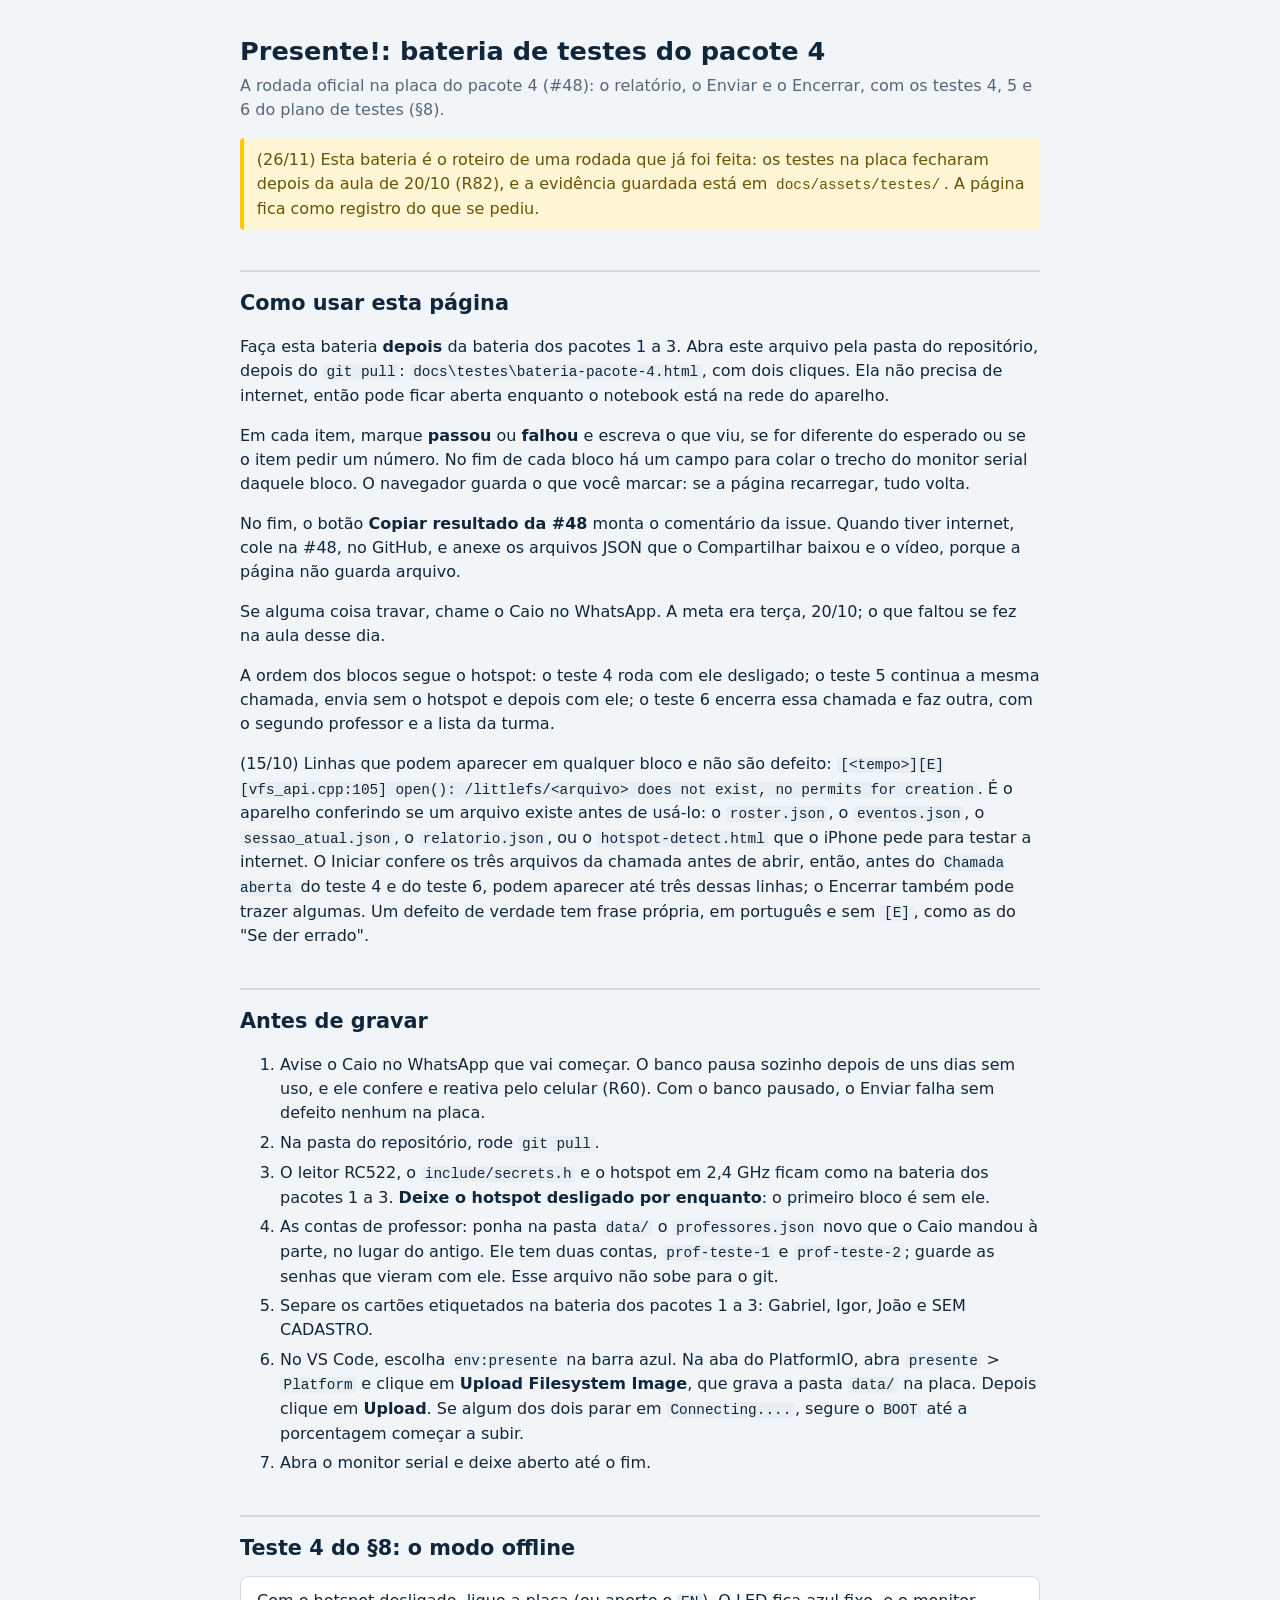
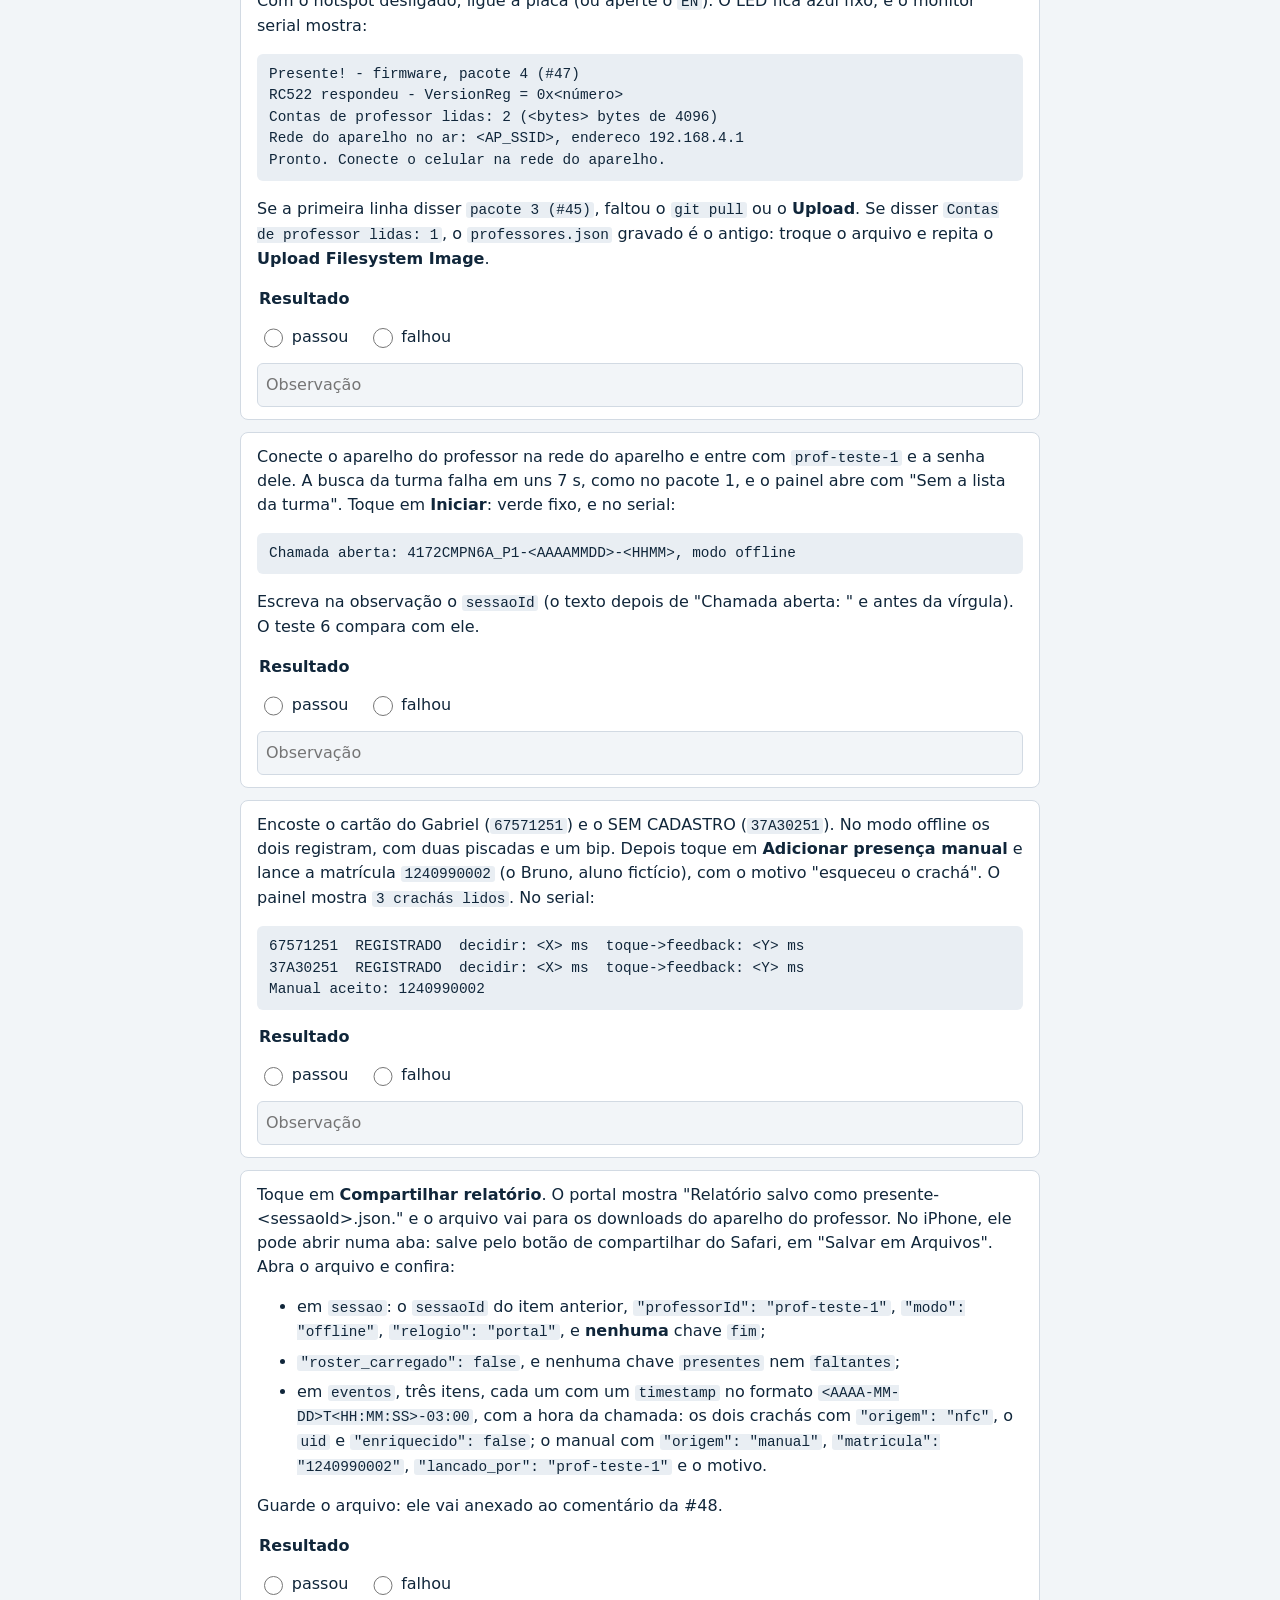
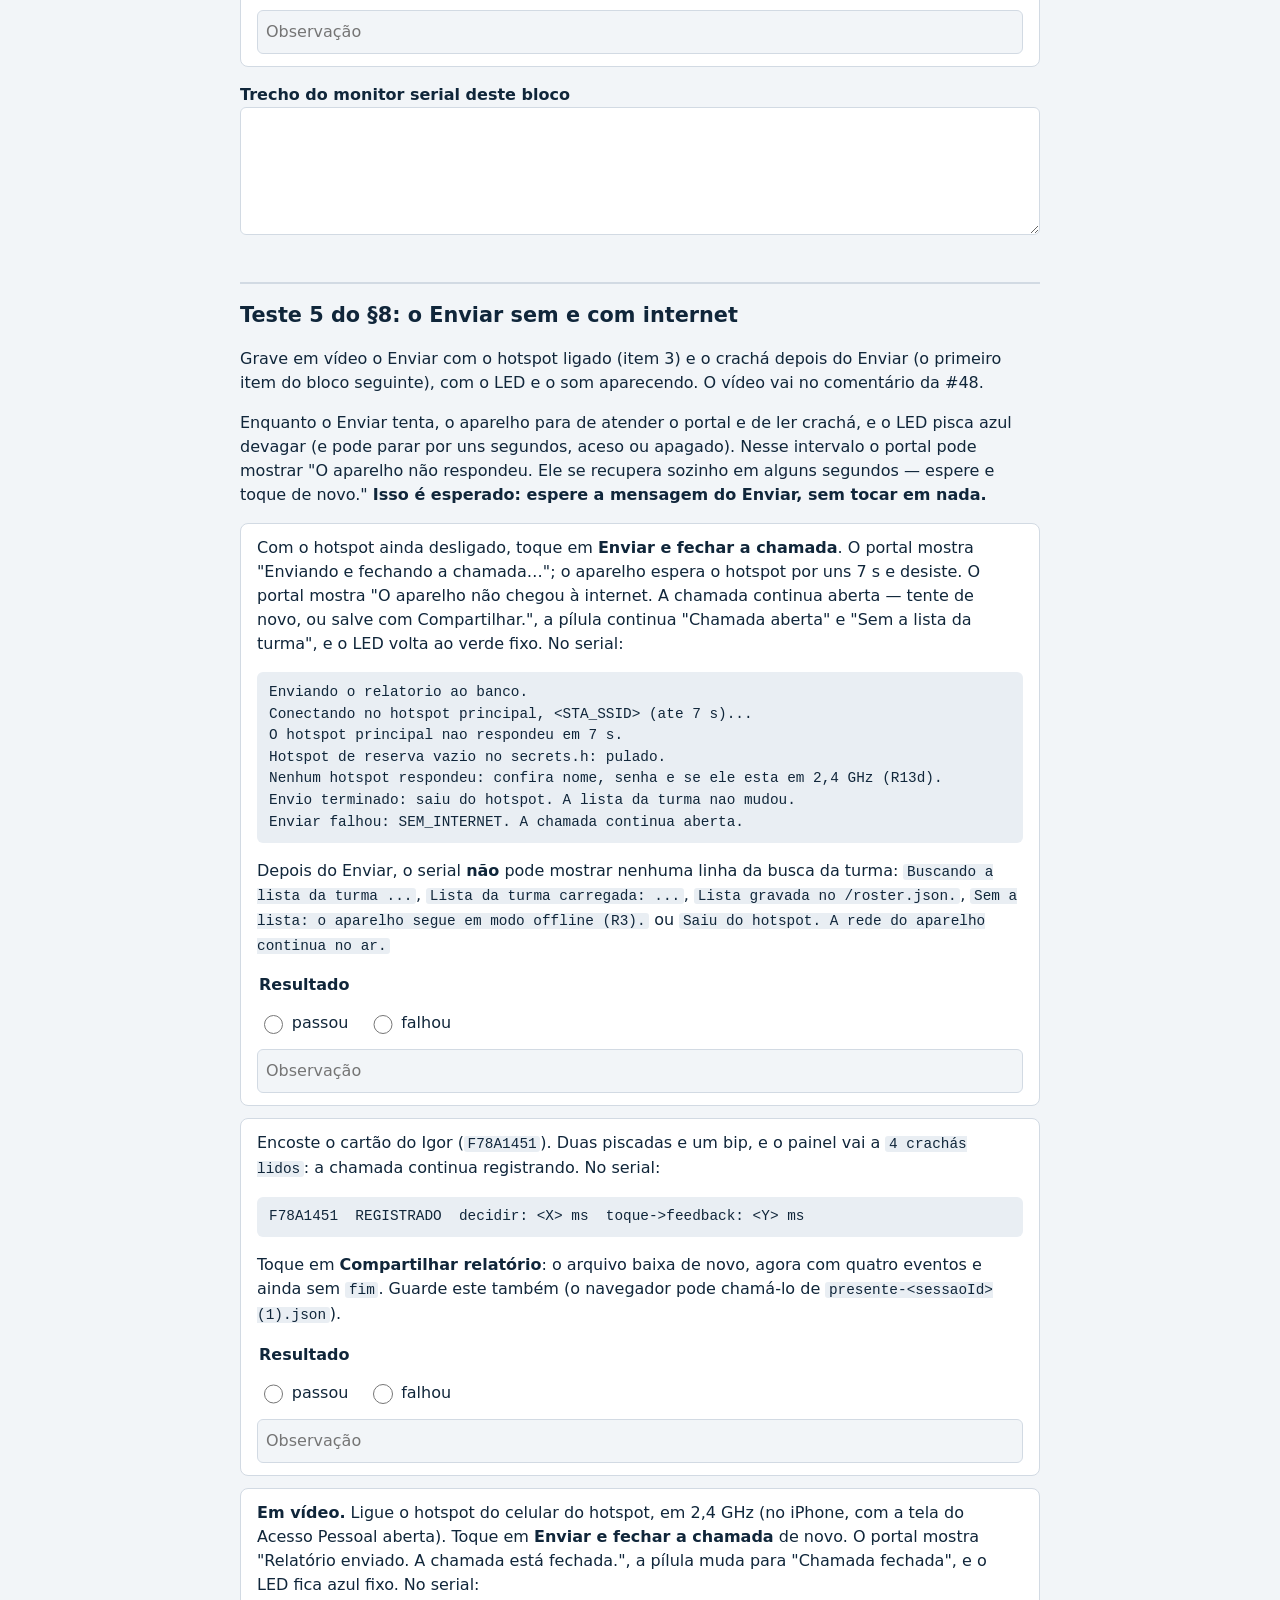
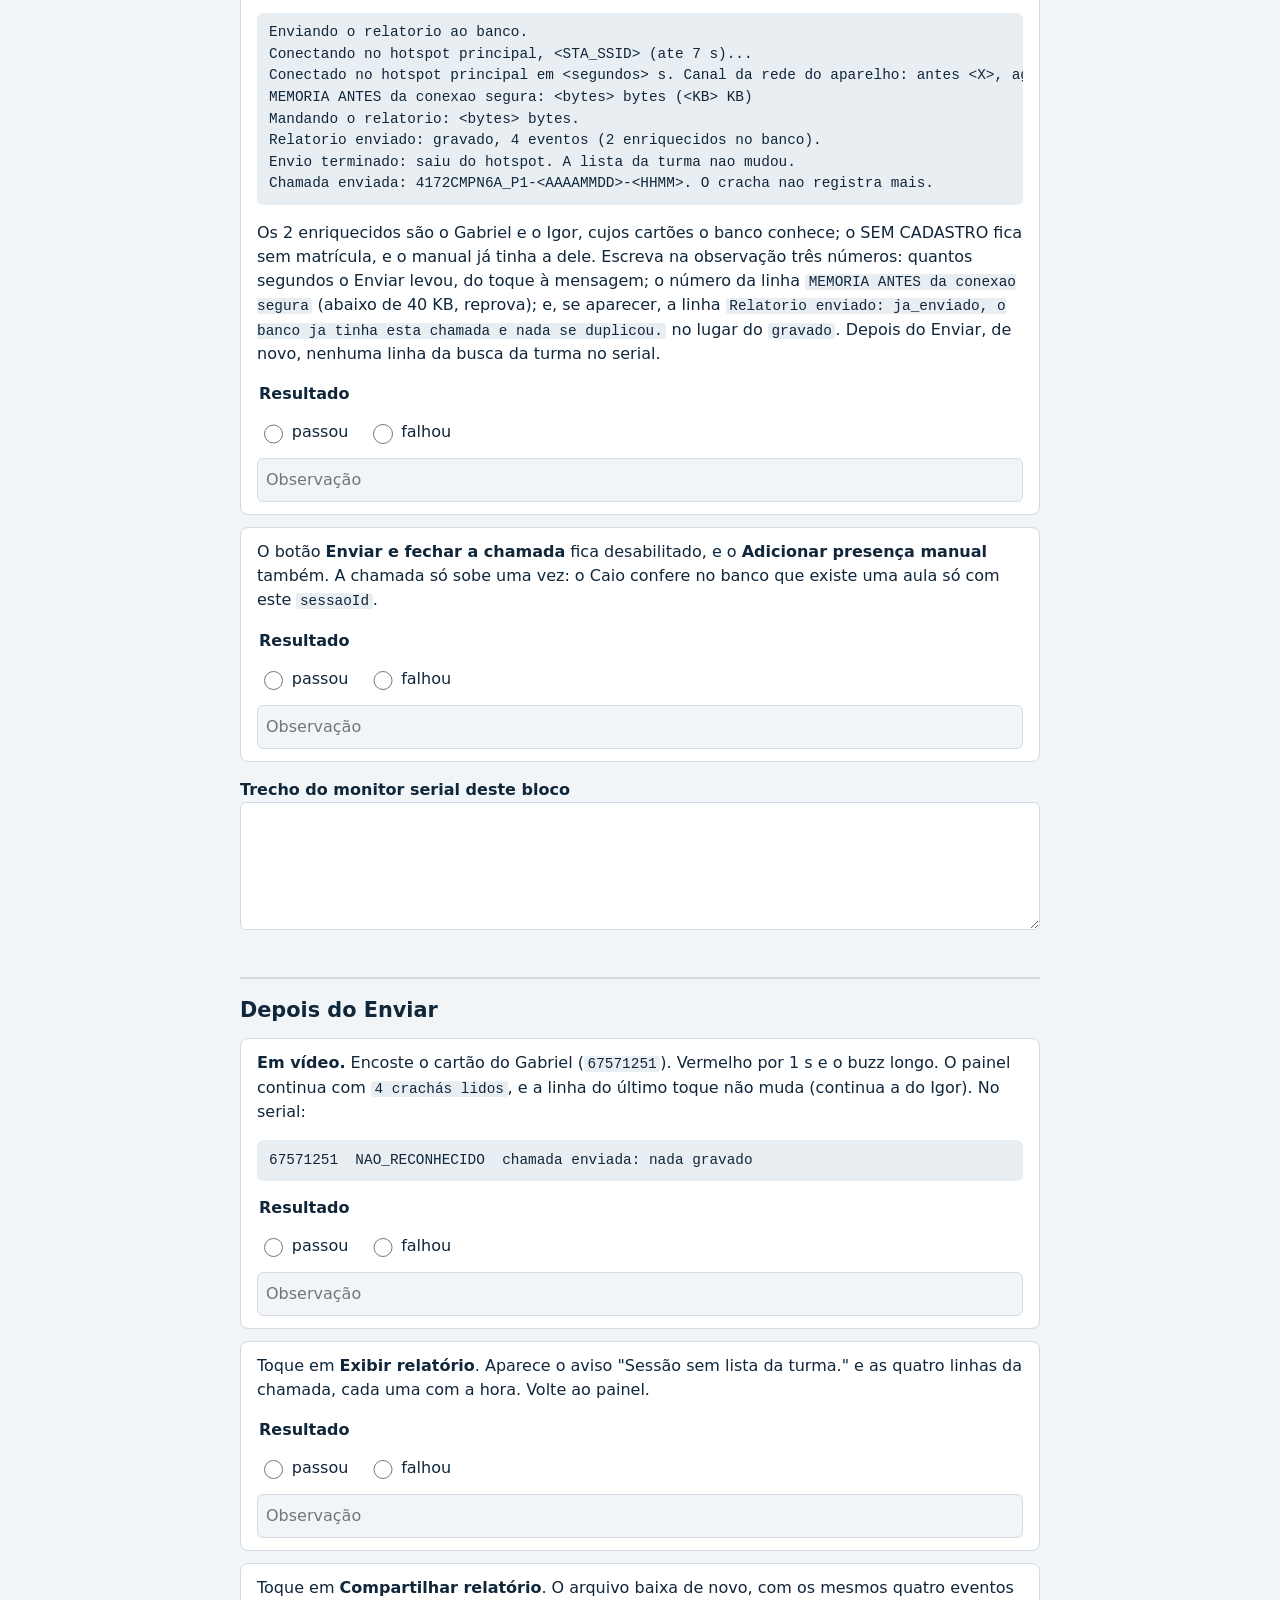
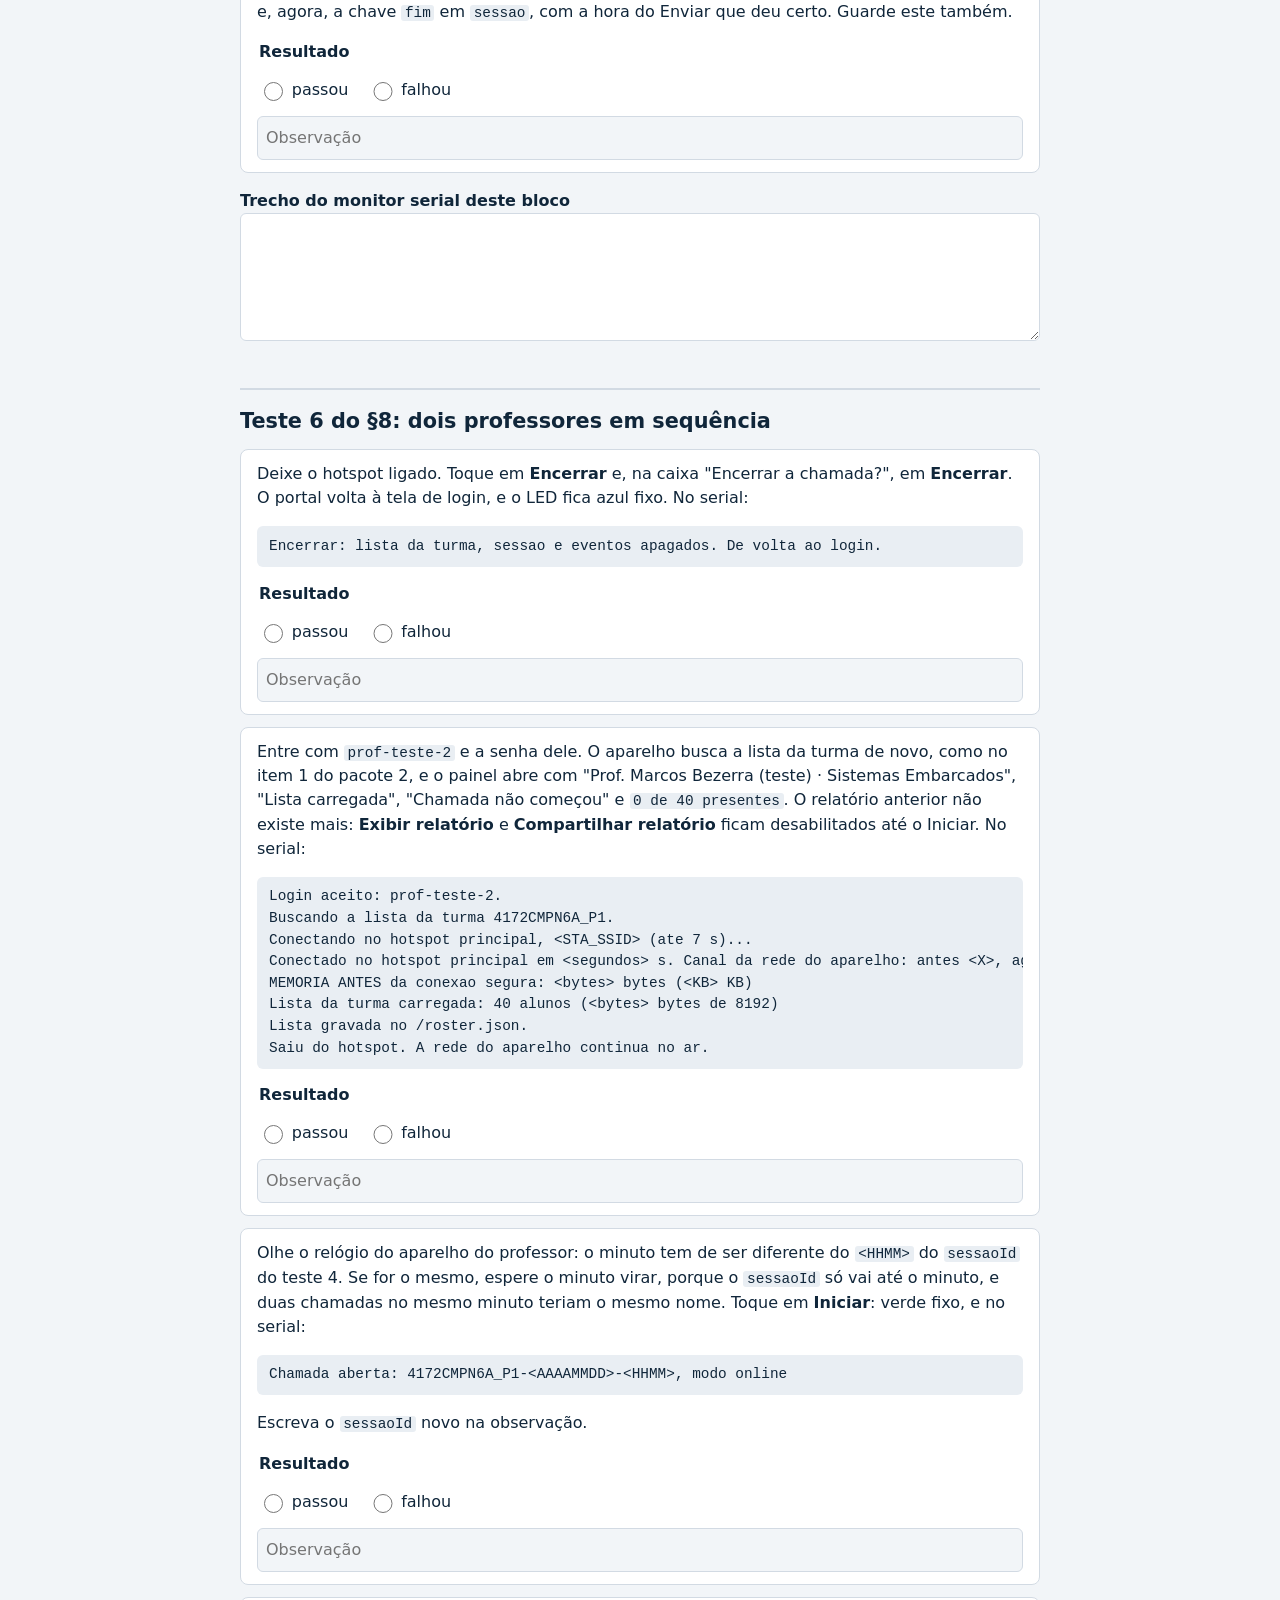
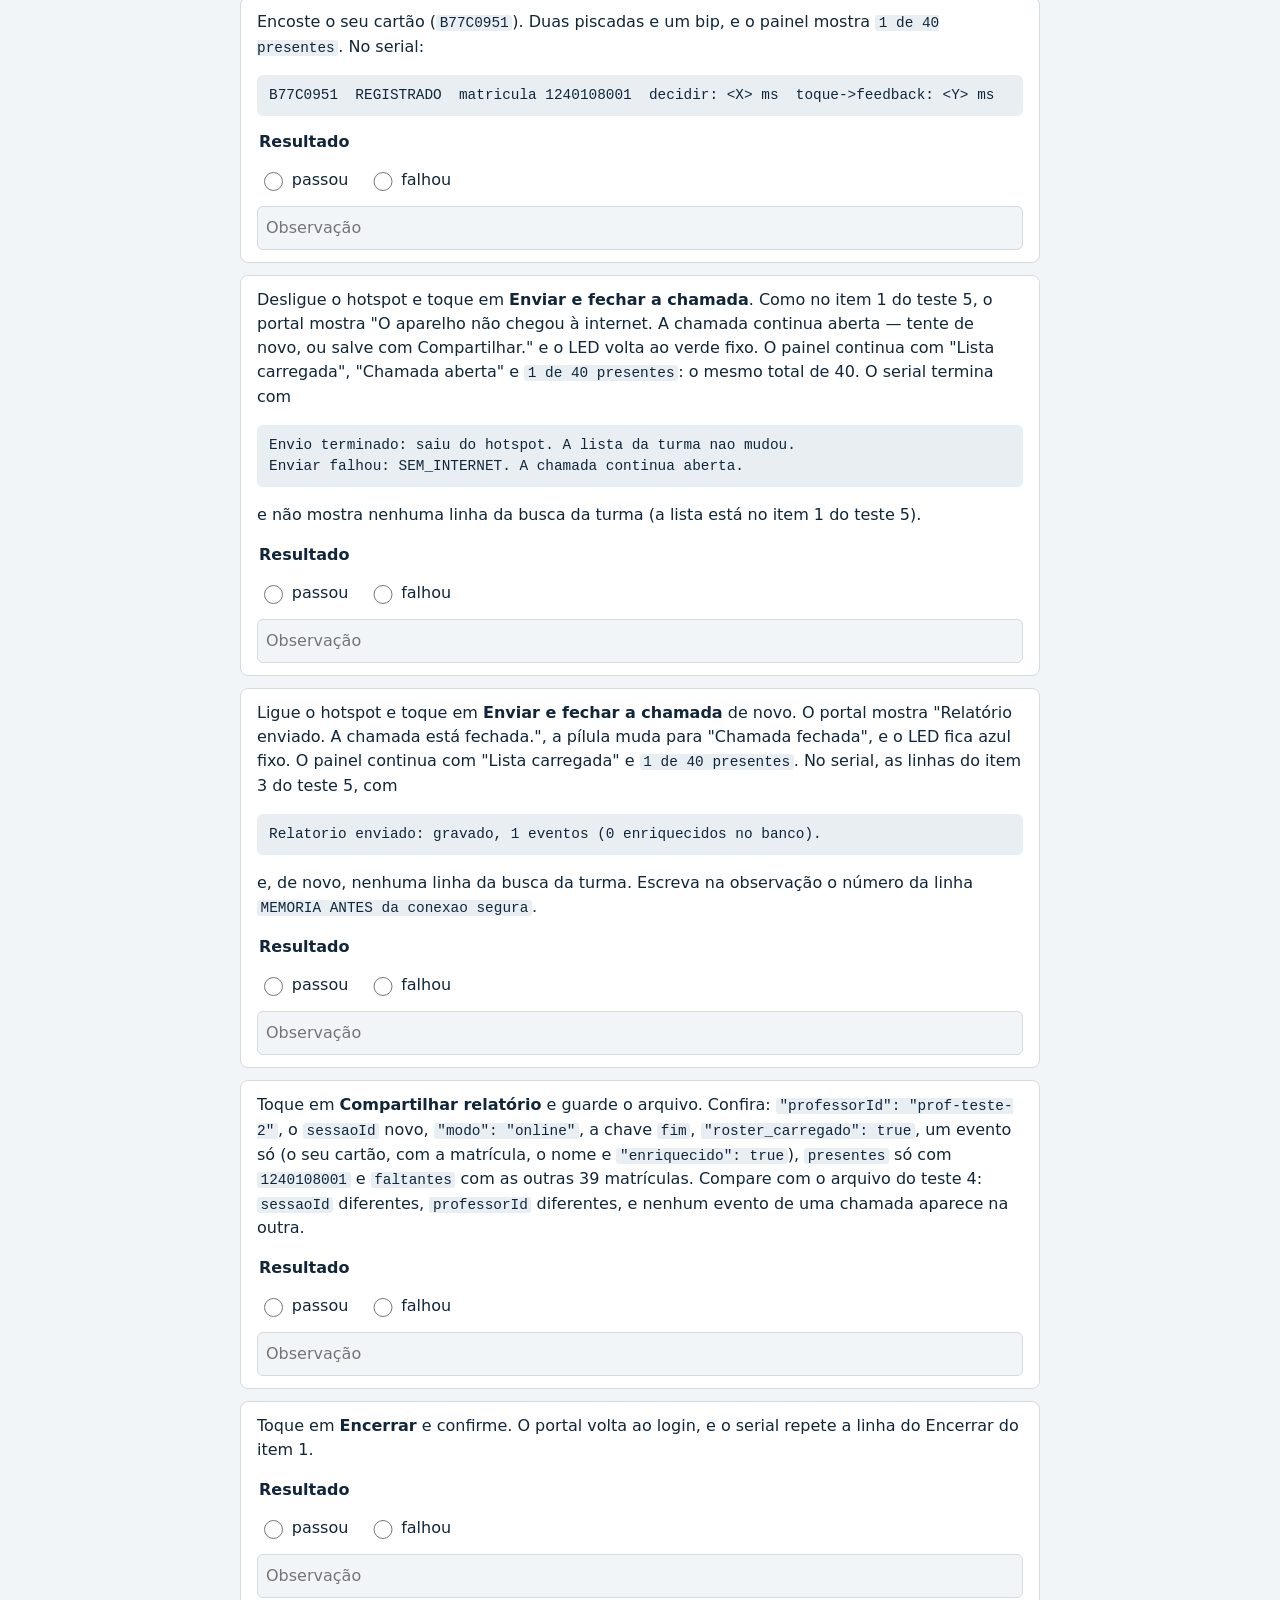
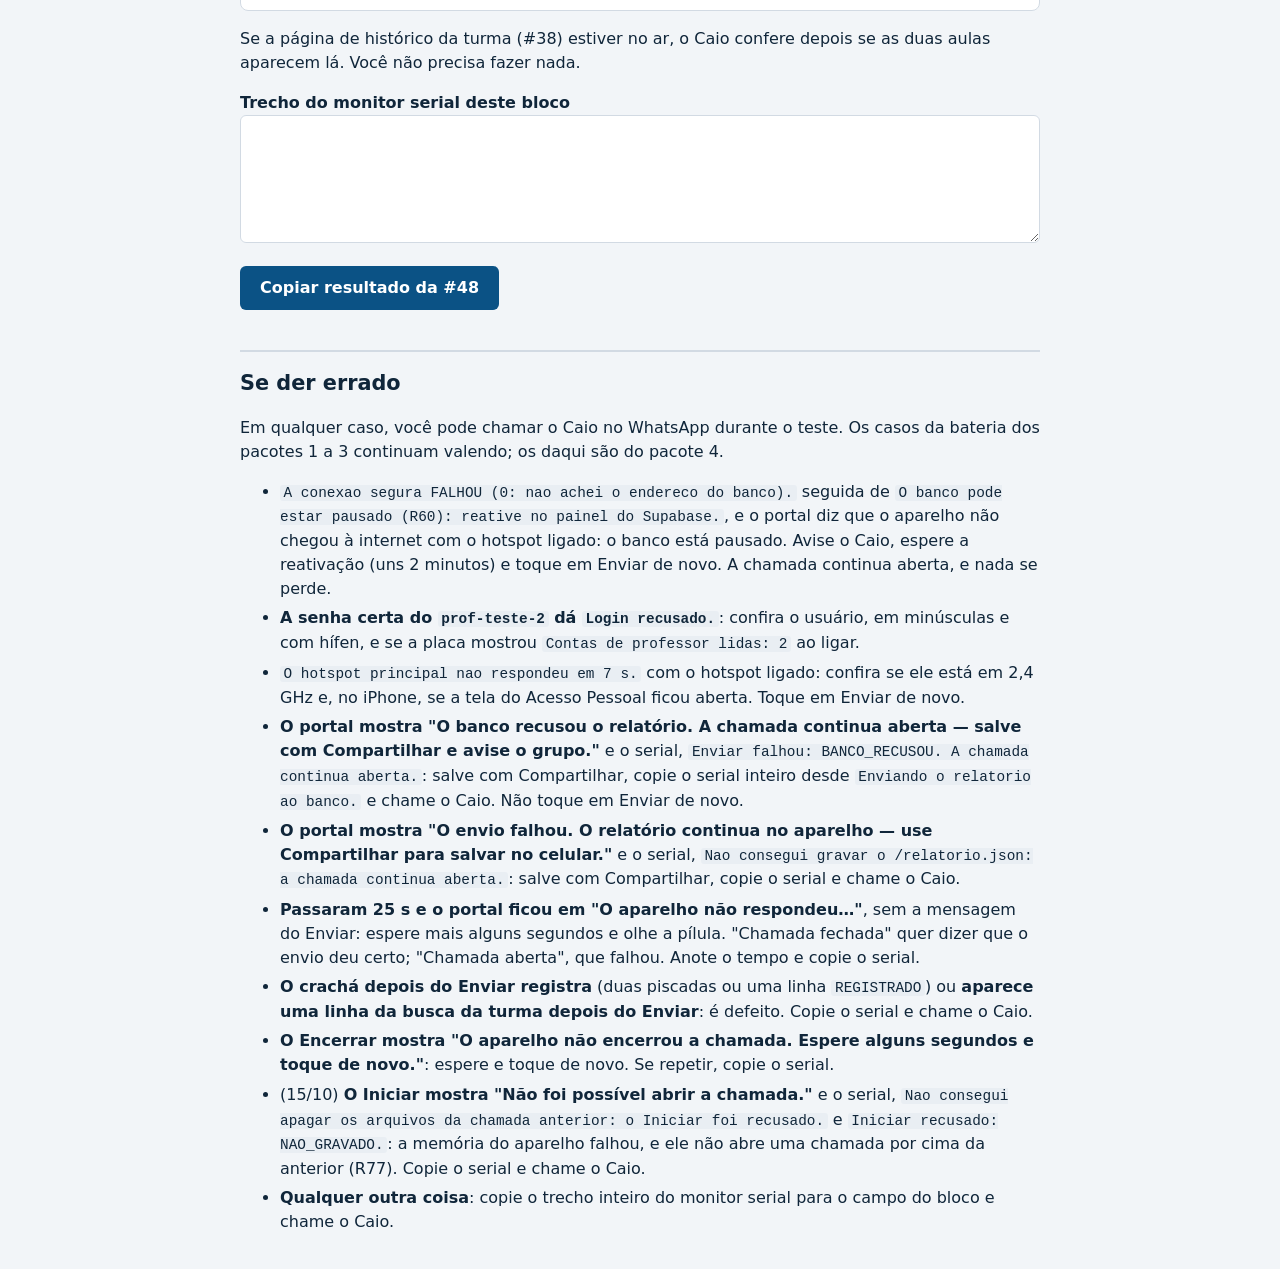
<file: docs/testes/bateria-pacote-4.html>
<!DOCTYPE html>
<html lang="pt-BR">
<head>
<meta charset="utf-8">
<meta name="viewport" content="width=device-width, initial-scale=1">
<title>Presente!: bateria de testes do pacote 4</title>
<!--
  A rodada oficial do pacote 4 do firmware na placa (#48), feita a partir da
  bateria dos pacotes 1 a 3. Tudo fica neste arquivo, sem nada da internet:
  durante o teste, o notebook esta na rede do aparelho, que nao tem internet.
  As frases do monitor serial sao copiadas do src/presente/ e precisam mudar
  junto com ele.
-->
<style>
:root {
  --fundo: #f2f5f8;
  --papel: #ffffff;
  --tinta: #10263a;
  --tinta-fraca: #55667a;
  --borda: #d2dae3;
  --acento: #0b5285;
  --acento-tinta: #ffffff;
  --bom: #0b7a64;
  --ruim: #c4006b;
  --alerta-fundo: #fff6d6;
  --alerta-borda: #ffc709;
  --alerta-tinta: #6b5200;
  --codigo: #e9eef3;
}
@media (prefers-color-scheme: dark) {
  :root {
    --fundo: #0d1922;
    --papel: #15242f;
    --tinta: #e8eef4;
    --tinta-fraca: #96a6b6;
    --borda: #2b3d4c;
    --acento: #2f86c7;
    --acento-tinta: #04141f;
    --bom: #2fbfa0;
    --ruim: #ff7ab8;
    --alerta-fundo: #3a3110;
    --alerta-borda: #a8860c;
    --alerta-tinta: #f3dc8a;
    --codigo: #0f1c26;
  }
}
* { box-sizing: border-box; }
body {
  margin: 0;
  background: var(--fundo);
  color: var(--tinta);
  font: 16px/1.5 system-ui, -apple-system, "Segoe UI", Roboto, sans-serif;
}
main { max-width: 52rem; margin: 0 auto; padding: 1rem 1rem 4rem; }
h1 { font-size: 1.6rem; margin: 1rem 0 .25rem; }
h2 { font-size: 1.3rem; margin: 2.5rem 0 .5rem; padding-top: 1rem; border-top: 2px solid var(--borda); }
h3 { font-size: 1.1rem; margin: 1.5rem 0 .5rem; }
.sub { color: var(--tinta-fraca); margin-top: 0; }
code, pre { font-family: Consolas, "Cascadia Mono", Menlo, monospace; font-size: .9em; }
code { background: var(--codigo); padding: 0 .25em; border-radius: 3px; overflow-wrap: anywhere; }
pre { background: var(--codigo); padding: .6rem .75rem; border-radius: 6px; overflow-x: auto; white-space: pre; }
.aviso { background: var(--alerta-fundo); border-left: 4px solid var(--alerta-borda); color: var(--alerta-tinta); padding: .6rem .8rem; border-radius: 4px; }
.aviso code { background: transparent; }
.item {
  background: var(--papel);
  border: 1px solid var(--borda);
  border-radius: 8px;
  padding: .75rem 1rem;
  margin: .75rem 0;
}
.item.passou { border-left: 5px solid var(--bom); }
.item.falhou { border-left: 5px solid var(--ruim); }
.item > p:first-child { margin-top: 0; }
.marcar { display: flex; flex-wrap: wrap; gap: .5rem 1.25rem; align-items: center; margin-top: .5rem; border: 0; padding: 0; }
.marcar legend { padding: 0; font-weight: 600; margin-bottom: .25rem; }
.marcar label { display: inline-flex; gap: .35rem; align-items: center; min-height: 2.75rem; cursor: pointer; }
.marcar input[type=radio] { width: 1.2rem; height: 1.2rem; }
.obs { width: 100%; min-height: 2.75rem; margin-top: .25rem; padding: .5rem; font: inherit; color: inherit; background: var(--fundo); border: 1px solid var(--borda); border-radius: 6px; }
.serial { width: 100%; min-height: 8rem; font-family: Consolas, "Cascadia Mono", Menlo, monospace; font-size: .85rem; padding: .5rem; color: inherit; background: var(--papel); border: 1px solid var(--borda); border-radius: 6px; }
label.rotulo { display: block; font-weight: 600; margin-top: 1rem; }
.botao {
  font: inherit; font-weight: 600;
  min-height: 2.75rem; padding: .5rem 1.25rem; margin-top: 1rem;
  border: 0; border-radius: 6px; cursor: pointer;
  background: var(--acento); color: var(--acento-tinta);
}
.resultado { width: 100%; min-height: 10rem; margin-top: .5rem; font-family: Consolas, "Cascadia Mono", Menlo, monospace; font-size: .85rem; padding: .5rem; color: inherit; background: var(--codigo); border: 1px solid var(--borda); border-radius: 6px; }
.copiado { color: var(--bom); font-weight: 600; }
table { border-collapse: collapse; width: 100%; background: var(--papel); }
th, td { border: 1px solid var(--borda); padding: .35rem .5rem; text-align: left; overflow-wrap: anywhere; }
ol li, ul li { margin: .35rem 0; }
:focus-visible { outline: 3px solid var(--acento); outline-offset: 2px; }
</style>
</head>
<body>
<main>
<h1>Presente!: bateria de testes do pacote 4</h1>
<p class="sub">A rodada oficial na placa do pacote 4 (#48): o relatório, o Enviar e o Encerrar, com os testes 4, 5 e 6 do plano de testes (§8).</p>

<p class="aviso">(26/11) Esta bateria é o roteiro de uma rodada que já foi feita: os testes na placa fecharam depois da aula de 20/10 (R82), e a evidência guardada está em <code>docs/assets/testes/</code>. A página fica como registro do que se pediu.</p>

<p id="sem-memoria" class="aviso" hidden>Este navegador não está guardando o progresso (janela anônima ou armazenamento bloqueado). A página funciona assim mesmo, mas o que você marcar some se a aba for fechada: copie o resultado antes de fechar.</p>

<h2>Como usar esta página</h2>
<p>Faça esta bateria <strong>depois</strong> da bateria dos pacotes 1 a 3. Abra este arquivo pela pasta do repositório, depois do <code>git pull</code>: <code>docs\testes\bateria-pacote-4.html</code>, com dois cliques. Ela não precisa de internet, então pode ficar aberta enquanto o notebook está na rede do aparelho.</p>
<p>Em cada item, marque <strong>passou</strong> ou <strong>falhou</strong> e escreva o que viu, se for diferente do esperado ou se o item pedir um número. No fim de cada bloco há um campo para colar o trecho do monitor serial daquele bloco. O navegador guarda o que você marcar: se a página recarregar, tudo volta.</p>
<p>No fim, o botão <strong>Copiar resultado da #48</strong> monta o comentário da issue. Quando tiver internet, cole na #48, no GitHub, e anexe os arquivos JSON que o Compartilhar baixou e o vídeo, porque a página não guarda arquivo.</p>
<p>Se alguma coisa travar, chame o Caio no WhatsApp. A meta era terça, 20/10; o que faltou se fez na aula desse dia.</p>
<p>A ordem dos blocos segue o hotspot: o teste 4 roda com ele desligado; o teste 5 continua a mesma chamada, envia sem o hotspot e depois com ele; o teste 6 encerra essa chamada e faz outra, com o segundo professor e a lista da turma.</p>
<p>(15/10) Linhas que podem aparecer em qualquer bloco e não são defeito: <code>[&lt;tempo&gt;][E][vfs_api.cpp:105] open(): /littlefs/&lt;arquivo&gt; does not exist, no permits for creation</code>. É o aparelho conferindo se um arquivo existe antes de usá-lo: o <code>roster.json</code>, o <code>eventos.json</code>, o <code>sessao_atual.json</code>, o <code>relatorio.json</code>, ou o <code>hotspot-detect.html</code> que o iPhone pede para testar a internet. O Iniciar confere os três arquivos da chamada antes de abrir, então, antes do <code>Chamada aberta</code> do teste 4 e do teste 6, podem aparecer até três dessas linhas; o Encerrar também pode trazer algumas. Um defeito de verdade tem frase própria, em português e sem <code>[E]</code>, como as do "Se der errado".</p>

<!-- ============================================================ ANTES ==== -->
<h2 id="antes">Antes de gravar</h2>
<ol>
  <li>Avise o Caio no WhatsApp que vai começar. O banco pausa sozinho depois de uns dias sem uso, e ele confere e reativa pelo celular (R60). Com o banco pausado, o Enviar falha sem defeito nenhum na placa.</li>
  <li>Na pasta do repositório, rode <code>git pull</code>.</li>
  <li>O leitor RC522, o <code>include/secrets.h</code> e o hotspot em 2,4 GHz ficam como na bateria dos pacotes 1 a 3. <strong>Deixe o hotspot desligado por enquanto</strong>: o primeiro bloco é sem ele.</li>
  <li>As contas de professor: ponha na pasta <code>data/</code> o <code>professores.json</code> novo que o Caio mandou à parte, no lugar do antigo. Ele tem duas contas, <code>prof-teste-1</code> e <code>prof-teste-2</code>; guarde as senhas que vieram com ele. Esse arquivo não sobe para o git.</li>
  <li>Separe os cartões etiquetados na bateria dos pacotes 1 a 3: Gabriel, Igor, João e SEM CADASTRO.</li>
  <li>No VS Code, escolha <code>env:presente</code> na barra azul. Na aba do PlatformIO, abra <code>presente</code> &gt; <code>Platform</code> e clique em <strong>Upload Filesystem Image</strong>, que grava a pasta <code>data/</code> na placa. Depois clique em <strong>Upload</strong>. Se algum dos dois parar em <code>Connecting....</code>, segure o <code>BOOT</code> até a porcentagem começar a subir.</li>
  <li>Abra o monitor serial e deixe aberto até o fim.</li>
</ol>

<!-- ========================================================= TESTE 4 ==== -->
<h2 id="teste-4">Teste 4 do §8: o modo offline</h2>
<section class="bloco" data-issue="48" data-id="t4" data-titulo="Teste 4, o modo offline (hotspot desligado)">

<div class="item" data-id="t4-ligar" data-rotulo="Ao ligar, o pacote 4 e as duas contas">
<p>Com o hotspot desligado, ligue a placa (ou aperte o <code>EN</code>). O LED fica azul fixo, e o monitor serial mostra:</p>
<pre>Presente! - firmware, pacote 4 (#47)
RC522 respondeu - VersionReg = 0x&lt;número&gt;
Contas de professor lidas: 2 (&lt;bytes&gt; bytes de 4096)
Rede do aparelho no ar: &lt;AP_SSID&gt;, endereco 192.168.4.1
Pronto. Conecte o celular na rede do aparelho.</pre>
<p>Se a primeira linha disser <code>pacote 3 (#45)</code>, faltou o <code>git pull</code> ou o <strong>Upload</strong>. Se disser <code>Contas de professor lidas: 1</code>, o <code>professores.json</code> gravado é o antigo: troque o arquivo e repita o <strong>Upload Filesystem Image</strong>.</p>
</div>

<div class="item" data-id="t4-1" data-rotulo="Login sem internet e Iniciar no modo offline">
<p>Conecte o aparelho do professor na rede do aparelho e entre com <code>prof-teste-1</code> e a senha dele. A busca da turma falha em uns 7 s, como no pacote 1, e o painel abre com "Sem a lista da turma". Toque em <strong>Iniciar</strong>: verde fixo, e no serial:</p>
<pre>Chamada aberta: 4172CMPN6A_P1-&lt;AAAAMMDD&gt;-&lt;HHMM&gt;, modo offline</pre>
<p>Escreva na observação o <code>sessaoId</code> (o texto depois de "Chamada aberta: " e antes da vírgula). O teste 6 compara com ele.</p>
</div>

<div class="item" data-id="t4-2" data-rotulo="Dois crachás e um lançamento manual">
<p>Encoste o cartão do Gabriel (<code>67571251</code>) e o SEM CADASTRO (<code>37A30251</code>). No modo offline os dois registram, com duas piscadas e um bip. Depois toque em <strong>Adicionar presença manual</strong> e lance a matrícula <code>1240990002</code> (o Bruno, aluno fictício), com o motivo "esqueceu o crachá". O painel mostra <code>3 crachás lidos</code>. No serial:</p>
<pre>67571251  REGISTRADO  decidir: &lt;X&gt; ms  toque-&gt;feedback: &lt;Y&gt; ms
37A30251  REGISTRADO  decidir: &lt;X&gt; ms  toque-&gt;feedback: &lt;Y&gt; ms
Manual aceito: 1240990002</pre>
</div>

<div class="item" data-id="t4-3" data-rotulo="O Compartilhar baixa o relatório offline completo">
<p>Toque em <strong>Compartilhar relatório</strong>. O portal mostra "Relatório salvo como presente-&lt;sessaoId&gt;.json." e o arquivo vai para os downloads do aparelho do professor. No iPhone, ele pode abrir numa aba: salve pelo botão de compartilhar do Safari, em "Salvar em Arquivos". Abra o arquivo e confira:</p>
<ul>
  <li>em <code>sessao</code>: o <code>sessaoId</code> do item anterior, <code>"professorId": "prof-teste-1"</code>, <code>"modo": "offline"</code>, <code>"relogio": "portal"</code>, e <strong>nenhuma</strong> chave <code>fim</code>;</li>
  <li><code>"roster_carregado": false</code>, e nenhuma chave <code>presentes</code> nem <code>faltantes</code>;</li>
  <li>em <code>eventos</code>, três itens, cada um com um <code>timestamp</code> no formato <code>&lt;AAAA-MM-DD&gt;T&lt;HH:MM:SS&gt;-03:00</code>, com a hora da chamada: os dois crachás com <code>"origem": "nfc"</code>, o <code>uid</code> e <code>"enriquecido": false</code>; o manual com <code>"origem": "manual"</code>, <code>"matricula": "1240990002"</code>, <code>"lancado_por": "prof-teste-1"</code> e o motivo.</li>
</ul>
<p>Guarde o arquivo: ele vai anexado ao comentário da #48.</p>
</div>
</section>

<!-- ========================================================= TESTE 5 ==== -->
<h2 id="teste-5">Teste 5 do §8: o Enviar sem e com internet</h2>
<p>Grave em vídeo o Enviar com o hotspot ligado (item 3) e o crachá depois do Enviar (o primeiro item do bloco seguinte), com o LED e o som aparecendo. O vídeo vai no comentário da #48.</p>
<p>Enquanto o Enviar tenta, o aparelho para de atender o portal e de ler crachá, e o LED pisca azul devagar (e pode parar por uns segundos, aceso ou apagado). Nesse intervalo o portal pode mostrar "O aparelho não respondeu. Ele se recupera sozinho em alguns segundos — espere e toque de novo." <strong>Isso é esperado: espere a mensagem do Enviar, sem tocar em nada.</strong></p>
<section class="bloco" data-issue="48" data-id="t5" data-titulo="Teste 5, o Enviar sem e com internet">

<div class="item" data-id="t5-1" data-rotulo="O Enviar sem internet falha e a chamada continua aberta">
<p>Com o hotspot ainda desligado, toque em <strong>Enviar e fechar a chamada</strong>. O portal mostra "Enviando e fechando a chamada…"; o aparelho espera o hotspot por uns 7 s e desiste. O portal mostra "O aparelho não chegou à internet. A chamada continua aberta — tente de novo, ou salve com Compartilhar.", a pílula continua "Chamada aberta" e "Sem a lista da turma", e o LED volta ao verde fixo. No serial:</p>
<pre>Enviando o relatorio ao banco.
Conectando no hotspot principal, &lt;STA_SSID&gt; (ate 7 s)...
O hotspot principal nao respondeu em 7 s.
Hotspot de reserva vazio no secrets.h: pulado.
Nenhum hotspot respondeu: confira nome, senha e se ele esta em 2,4 GHz (R13d).
Envio terminado: saiu do hotspot. A lista da turma nao mudou.
Enviar falhou: SEM_INTERNET. A chamada continua aberta.</pre>
<p>Depois do Enviar, o serial <strong>não</strong> pode mostrar nenhuma linha da busca da turma: <code>Buscando a lista da turma ...</code>, <code>Lista da turma carregada: ...</code>, <code>Lista gravada no /roster.json.</code>, <code>Sem a lista: o aparelho segue em modo offline (R3).</code> ou <code>Saiu do hotspot. A rede do aparelho continua no ar.</code></p>
</div>

<div class="item" data-id="t5-2" data-rotulo="Depois da falha, o crachá registra e o Compartilhar funciona">
<p>Encoste o cartão do Igor (<code>F78A1451</code>). Duas piscadas e um bip, e o painel vai a <code>4 crachás lidos</code>: a chamada continua registrando. No serial:</p>
<pre>F78A1451  REGISTRADO  decidir: &lt;X&gt; ms  toque-&gt;feedback: &lt;Y&gt; ms</pre>
<p>Toque em <strong>Compartilhar relatório</strong>: o arquivo baixa de novo, agora com quatro eventos e ainda sem <code>fim</code>. Guarde este também (o navegador pode chamá-lo de <code>presente-&lt;sessaoId&gt; (1).json</code>).</p>
</div>

<div class="item" data-id="t5-3" data-rotulo="O Enviar com internet grava uma vez e fecha a chamada">
<p><strong>Em vídeo.</strong> Ligue o hotspot do celular do hotspot, em 2,4 GHz (no iPhone, com a tela do Acesso Pessoal aberta). Toque em <strong>Enviar e fechar a chamada</strong> de novo. O portal mostra "Relatório enviado. A chamada está fechada.", a pílula muda para "Chamada fechada", e o LED fica azul fixo. No serial:</p>
<pre>Enviando o relatorio ao banco.
Conectando no hotspot principal, &lt;STA_SSID&gt; (ate 7 s)...
Conectado no hotspot principal em &lt;segundos&gt; s. Canal da rede do aparelho: antes &lt;X&gt;, agora &lt;Y&gt;.
MEMORIA ANTES da conexao segura: &lt;bytes&gt; bytes (&lt;KB&gt; KB)
Mandando o relatorio: &lt;bytes&gt; bytes.
Relatorio enviado: gravado, 4 eventos (2 enriquecidos no banco).
Envio terminado: saiu do hotspot. A lista da turma nao mudou.
Chamada enviada: 4172CMPN6A_P1-&lt;AAAAMMDD&gt;-&lt;HHMM&gt;. O cracha nao registra mais.</pre>
<p>Os 2 enriquecidos são o Gabriel e o Igor, cujos cartões o banco conhece; o SEM CADASTRO fica sem matrícula, e o manual já tinha a dele. Escreva na observação três números: quantos segundos o Enviar levou, do toque à mensagem; o número da linha <code>MEMORIA ANTES da conexao segura</code> (abaixo de 40 KB, reprova); e, se aparecer, a linha <code>Relatorio enviado: ja_enviado, o banco ja tinha esta chamada e nada se duplicou.</code> no lugar do <code>gravado</code>. Depois do Enviar, de novo, nenhuma linha da busca da turma no serial.</p>
</div>

<div class="item" data-id="t5-4" data-rotulo="O Enviar fica desabilitado depois de fechar a chamada">
<p>O botão <strong>Enviar e fechar a chamada</strong> fica desabilitado, e o <strong>Adicionar presença manual</strong> também. A chamada só sobe uma vez: o Caio confere no banco que existe uma aula só com este <code>sessaoId</code>.</p>
</div>
</section>

<!-- ================================================== DEPOIS DO ENVIAR == -->
<h2 id="depois-do-enviar">Depois do Enviar</h2>
<section class="bloco" data-issue="48" data-id="de" data-titulo="Depois do Enviar (chamada fechada)">

<div class="item" data-id="de-1" data-rotulo="O crachá depois do Enviar dá vermelho e não grava">
<p><strong>Em vídeo.</strong> Encoste o cartão do Gabriel (<code>67571251</code>). Vermelho por 1 s e o buzz longo. O painel continua com <code>4 crachás lidos</code>, e a linha do último toque não muda (continua a do Igor). No serial:</p>
<pre>67571251  NAO_RECONHECIDO  chamada enviada: nada gravado</pre>
</div>

<div class="item" data-id="de-2" data-rotulo="O Exibir continua funcionando">
<p>Toque em <strong>Exibir relatório</strong>. Aparece o aviso "Sessão sem lista da turma." e as quatro linhas da chamada, cada uma com a hora. Volte ao painel.</p>
</div>

<div class="item" data-id="de-3" data-rotulo="O Compartilhar continua funcionando, agora com o fim">
<p>Toque em <strong>Compartilhar relatório</strong>. O arquivo baixa de novo, com os mesmos quatro eventos e, agora, a chave <code>fim</code> em <code>sessao</code>, com a hora do Enviar que deu certo. Guarde este também.</p>
</div>
</section>

<!-- ========================================================= TESTE 6 ==== -->
<h2 id="teste-6">Teste 6 do §8: dois professores em sequência</h2>
<section class="bloco" data-issue="48" data-id="t6" data-titulo="Teste 6, dois professores em sequência (modo online)">

<div class="item" data-id="t6-1" data-rotulo="O Encerrar volta ao login">
<p>Deixe o hotspot ligado. Toque em <strong>Encerrar</strong> e, na caixa "Encerrar a chamada?", em <strong>Encerrar</strong>. O portal volta à tela de login, e o LED fica azul fixo. No serial:</p>
<pre>Encerrar: lista da turma, sessao e eventos apagados. De volta ao login.</pre>
</div>

<div class="item" data-id="t6-2" data-rotulo="O segundo professor entra e a turma é buscada do zero">
<p>Entre com <code>prof-teste-2</code> e a senha dele. O aparelho busca a lista da turma de novo, como no item 1 do pacote 2, e o painel abre com "Prof. Marcos Bezerra (teste) · Sistemas Embarcados", "Lista carregada", "Chamada não começou" e <code>0 de 40 presentes</code>. O relatório anterior não existe mais: <strong>Exibir relatório</strong> e <strong>Compartilhar relatório</strong> ficam desabilitados até o Iniciar. No serial:</p>
<pre>Login aceito: prof-teste-2.
Buscando a lista da turma 4172CMPN6A_P1.
Conectando no hotspot principal, &lt;STA_SSID&gt; (ate 7 s)...
Conectado no hotspot principal em &lt;segundos&gt; s. Canal da rede do aparelho: antes &lt;X&gt;, agora &lt;Y&gt;.
MEMORIA ANTES da conexao segura: &lt;bytes&gt; bytes (&lt;KB&gt; KB)
Lista da turma carregada: 40 alunos (&lt;bytes&gt; bytes de 8192)
Lista gravada no /roster.json.
Saiu do hotspot. A rede do aparelho continua no ar.</pre>
</div>

<div class="item" data-id="t6-3" data-rotulo="Iniciar com outro sessaoId">
<p>Olhe o relógio do aparelho do professor: o minuto tem de ser diferente do <code>&lt;HHMM&gt;</code> do <code>sessaoId</code> do teste 4. Se for o mesmo, espere o minuto virar, porque o <code>sessaoId</code> só vai até o minuto, e duas chamadas no mesmo minuto teriam o mesmo nome. Toque em <strong>Iniciar</strong>: verde fixo, e no serial:</p>
<pre>Chamada aberta: 4172CMPN6A_P1-&lt;AAAAMMDD&gt;-&lt;HHMM&gt;, modo online</pre>
<p>Escreva o <code>sessaoId</code> novo na observação.</p>
</div>

<div class="item" data-id="t6-4" data-rotulo="Um crachá registrado">
<p>Encoste o seu cartão (<code>B77C0951</code>). Duas piscadas e um bip, e o painel mostra <code>1 de 40 presentes</code>. No serial:</p>
<pre>B77C0951  REGISTRADO  matricula 1240108001  decidir: &lt;X&gt; ms  toque-&gt;feedback: &lt;Y&gt; ms</pre>
</div>

<div class="item" data-id="t6-5" data-rotulo="O Enviar que falha não mexe na lista da turma">
<p>Desligue o hotspot e toque em <strong>Enviar e fechar a chamada</strong>. Como no item 1 do teste 5, o portal mostra "O aparelho não chegou à internet. A chamada continua aberta — tente de novo, ou salve com Compartilhar." e o LED volta ao verde fixo. O painel continua com "Lista carregada", "Chamada aberta" e <code>1 de 40 presentes</code>: o mesmo total de 40. O serial termina com</p>
<pre>Envio terminado: saiu do hotspot. A lista da turma nao mudou.
Enviar falhou: SEM_INTERNET. A chamada continua aberta.</pre>
<p>e não mostra nenhuma linha da busca da turma (a lista está no item 1 do teste 5).</p>
</div>

<div class="item" data-id="t6-6" data-rotulo="O Enviar que dá certo também não mexe na lista da turma">
<p>Ligue o hotspot e toque em <strong>Enviar e fechar a chamada</strong> de novo. O portal mostra "Relatório enviado. A chamada está fechada.", a pílula muda para "Chamada fechada", e o LED fica azul fixo. O painel continua com "Lista carregada" e <code>1 de 40 presentes</code>. No serial, as linhas do item 3 do teste 5, com</p>
<pre>Relatorio enviado: gravado, 1 eventos (0 enriquecidos no banco).</pre>
<p>e, de novo, nenhuma linha da busca da turma. Escreva na observação o número da linha <code>MEMORIA ANTES da conexao segura</code>.</p>
</div>

<div class="item" data-id="t6-7" data-rotulo="As duas chamadas não se misturam">
<p>Toque em <strong>Compartilhar relatório</strong> e guarde o arquivo. Confira: <code>"professorId": "prof-teste-2"</code>, o <code>sessaoId</code> novo, <code>"modo": "online"</code>, a chave <code>fim</code>, <code>"roster_carregado": true</code>, um evento só (o seu cartão, com a matrícula, o nome e <code>"enriquecido": true</code>), <code>presentes</code> só com <code>1240108001</code> e <code>faltantes</code> com as outras 39 matrículas. Compare com o arquivo do teste 4: <code>sessaoId</code> diferentes, <code>professorId</code> diferentes, e nenhum evento de uma chamada aparece na outra.</p>
</div>

<div class="item" data-id="t6-8" data-rotulo="Encerrar no fim">
<p>Toque em <strong>Encerrar</strong> e confirme. O portal volta ao login, e o serial repete a linha do Encerrar do item 1.</p>
</div>

<p>Se a página de histórico da turma (#38) estiver no ar, o Caio confere depois se as duas aulas aparecem lá. Você não precisa fazer nada.</p>
</section>
<div class="copiar" data-issue="48" data-video="1"></div>

<!-- ===================================================== SE DER ERRADO == -->
<h2 id="se-der-errado">Se der errado</h2>
<p>Em qualquer caso, você pode chamar o Caio no WhatsApp durante o teste. Os casos da bateria dos pacotes 1 a 3 continuam valendo; os daqui são do pacote 4.</p>
<ul>
  <li><code>A conexao segura FALHOU (0: nao achei o endereco do banco).</code> seguida de <code>O banco pode estar pausado (R60): reative no painel do Supabase.</code>, e o portal diz que o aparelho não chegou à internet com o hotspot ligado: o banco está pausado. Avise o Caio, espere a reativação (uns 2 minutos) e toque em Enviar de novo. A chamada continua aberta, e nada se perde.</li>
  <li><strong>A senha certa do <code>prof-teste-2</code> dá <code>Login recusado.</code></strong>: confira o usuário, em minúsculas e com hífen, e se a placa mostrou <code>Contas de professor lidas: 2</code> ao ligar.</li>
  <li><code>O hotspot principal nao respondeu em 7 s.</code> com o hotspot ligado: confira se ele está em 2,4 GHz e, no iPhone, se a tela do Acesso Pessoal ficou aberta. Toque em Enviar de novo.</li>
  <li><strong>O portal mostra "O banco recusou o relatório. A chamada continua aberta — salve com Compartilhar e avise o grupo."</strong> e o serial, <code>Enviar falhou: BANCO_RECUSOU. A chamada continua aberta.</code>: salve com Compartilhar, copie o serial inteiro desde <code>Enviando o relatorio ao banco.</code> e chame o Caio. Não toque em Enviar de novo.</li>
  <li><strong>O portal mostra "O envio falhou. O relatório continua no aparelho — use Compartilhar para salvar no celular."</strong> e o serial, <code>Nao consegui gravar o /relatorio.json: a chamada continua aberta.</code>: salve com Compartilhar, copie o serial e chame o Caio.</li>
  <li><strong>Passaram 25 s e o portal ficou em "O aparelho não respondeu…"</strong>, sem a mensagem do Enviar: espere mais alguns segundos e olhe a pílula. "Chamada fechada" quer dizer que o envio deu certo; "Chamada aberta", que falhou. Anote o tempo e copie o serial.</li>
  <li><strong>O crachá depois do Enviar registra</strong> (duas piscadas ou uma linha <code>REGISTRADO</code>) ou <strong>aparece uma linha da busca da turma depois do Enviar</strong>: é defeito. Copie o serial e chame o Caio.</li>
  <li><strong>O Encerrar mostra "O aparelho não encerrou a chamada. Espere alguns segundos e toque de novo."</strong>: espere e toque de novo. Se repetir, copie o serial.</li>
  <li>(15/10) <strong>O Iniciar mostra "Não foi possível abrir a chamada."</strong> e o serial, <code>Nao consegui apagar os arquivos da chamada anterior: o Iniciar foi recusado.</code> e <code>Iniciar recusado: NAO_GRAVADO.</code>: a memória do aparelho falhou, e ele não abre uma chamada por cima da anterior (R77). Copie o serial e chame o Caio.</li>
  <li><strong>Qualquer outra coisa</strong>: copie o trecho inteiro do monitor serial para o campo do bloco e chame o Caio.</li>
</ul>

</main>

<script>
(function () {
  'use strict';

  var CHAVE = 'presente-bateria-pacote-4';
  var estado = { itens: {}, serial: {} };
  var guarda = true;

  // O progresso e uma conveniencia: sem armazenamento (janela anonima,
  // bloqueio do navegador), a pagina funciona e so nao lembra.
  try {
    var salvo = window.localStorage.getItem(CHAVE);
    if (salvo) {
      var lido = JSON.parse(salvo);
      estado.itens = lido.itens || {};
      estado.serial = lido.serial || {};
    }
  } catch (e) {
    guarda = false;
  }
  if (!guarda) document.getElementById('sem-memoria').hidden = false;

  function salvar() {
    if (!guarda) return;
    try {
      window.localStorage.setItem(CHAVE, JSON.stringify(estado));
    } catch (e) {
      guarda = false;
      document.getElementById('sem-memoria').hidden = false;
    }
  }

  function el(tag, props) {
    var n = document.createElement(tag);
    for (var k in props) n[k] = props[k];
    return n;
  }

  // Passou / falhou / observacao em cada item.
  Array.prototype.forEach.call(document.querySelectorAll('.item'), function (item) {
    var id = item.getAttribute('data-id');
    var dado = estado.itens[id] || { r: '', obs: '' };
    estado.itens[id] = dado;

    var grupo = el('fieldset', { className: 'marcar' });
    grupo.appendChild(el('legend', { textContent: 'Resultado' }));
    ['passou', 'falhou'].forEach(function (valor) {
      var rotulo = el('label', {});
      var radio = el('input', { type: 'radio', name: 'r-' + id, value: valor, checked: dado.r === valor });
      radio.addEventListener('change', function () {
        dado.r = valor;
        item.className = 'item ' + valor;
        salvar();
      });
      rotulo.appendChild(radio);
      rotulo.appendChild(document.createTextNode(valor));
      grupo.appendChild(rotulo);
    });

    var obs = el('input', { type: 'text', className: 'obs', value: dado.obs, placeholder: 'Observação' });
    obs.setAttribute('aria-label', 'Observação: ' + item.getAttribute('data-rotulo'));
    obs.addEventListener('input', function () { dado.obs = obs.value; salvar(); });

    item.appendChild(grupo);
    item.appendChild(obs);
    if (dado.r) item.className = 'item ' + dado.r;
  });

  // Um campo do monitor serial por bloco.
  Array.prototype.forEach.call(document.querySelectorAll('.bloco'), function (bloco) {
    var id = bloco.getAttribute('data-id');
    var campo = el('textarea', { className: 'serial', id: 'serial-' + id, value: estado.serial[id] || '', spellcheck: false });
    var rotulo = el('label', { className: 'rotulo', htmlFor: campo.id, textContent: 'Trecho do monitor serial deste bloco' });
    campo.addEventListener('input', function () { estado.serial[id] = campo.value; salvar(); });
    bloco.appendChild(rotulo);
    bloco.appendChild(campo);
  });

  // O comentario de cada issue, pronto para colar no GitHub.
  function montar(issue, comVideo) {
    var hoje = new Date();
    var data = ('0' + hoje.getDate()).slice(-2) + '/' + ('0' + (hoje.getMonth() + 1)).slice(-2) + '/' + hoje.getFullYear();
    var linhas = ['Resultado da bateria de testes (docs/testes/bateria-pacote-4.html), em ' + data + '.', ''];
    Array.prototype.forEach.call(document.querySelectorAll('.bloco[data-issue="' + issue + '"]'), function (bloco) {
      linhas.push('**' + bloco.getAttribute('data-titulo') + '**', '');
      Array.prototype.forEach.call(bloco.querySelectorAll('.item'), function (item) {
        var dado = estado.itens[item.getAttribute('data-id')];
        var marca = dado.r === 'passou' ? 'Passou' : dado.r === 'falhou' ? 'Falhou' : 'Não marcado';
        var obs = dado.obs.trim();
        linhas.push('- ' + marca + ': ' + item.getAttribute('data-rotulo') + '.' + (obs ? ' ' + obs : ''));
      });
      var serial = (estado.serial[bloco.getAttribute('data-id')] || '').replace(/\s+$/, '');
      linhas.push('', 'Monitor serial:', '', '```', serial || '(não colado)', '```', '');
    });
    linhas.push('Relatórios baixados no Compartilhar: (arraste os arquivos .json para este comentário; se o GitHub recusar, junte-os num .zip)', '');
    if (comVideo) linhas.push('Vídeo do Enviar com internet e do crachá depois do Enviar: (arraste o arquivo para este comentário)', '');
    return linhas.join('\n');
  }

  Array.prototype.forEach.call(document.querySelectorAll('.copiar'), function (lugar) {
    var issue = lugar.getAttribute('data-issue');
    var comVideo = lugar.getAttribute('data-video') === '1';
    var botao = el('button', { type: 'button', className: 'botao', textContent: 'Copiar resultado da #' + issue });
    var aviso = el('p', { className: 'copiado' });
    aviso.setAttribute('role', 'status');
    var texto = el('textarea', { className: 'resultado', readOnly: true, hidden: true, spellcheck: false });
    texto.setAttribute('aria-label', 'Comentário da #' + issue);

    function avisar(ok) {
      aviso.textContent = ok
        ? 'Copiado. Cole como comentário na #' + issue + ', no GitHub.'
        : 'O navegador não deixou copiar. Selecione o texto abaixo e copie com Ctrl+C.';
    }

    botao.addEventListener('click', function () {
      texto.value = montar(issue, comVideo);
      texto.hidden = false;
      // Sem a API da area de transferencia, cai no comando antigo de copiar.
      function antigo() {
        texto.focus();
        texto.select();
        var ok = false;
        try { ok = document.execCommand('copy'); } catch (e) { ok = false; }
        avisar(ok);
      }
      if (navigator.clipboard && navigator.clipboard.writeText) {
        navigator.clipboard.writeText(texto.value).then(function () { avisar(true); }, antigo);
      } else {
        antigo();
      }
    });

    lugar.appendChild(botao);
    lugar.appendChild(aviso);
    lugar.appendChild(texto);
  });
})();
</script>
</body>
</html>
</file>
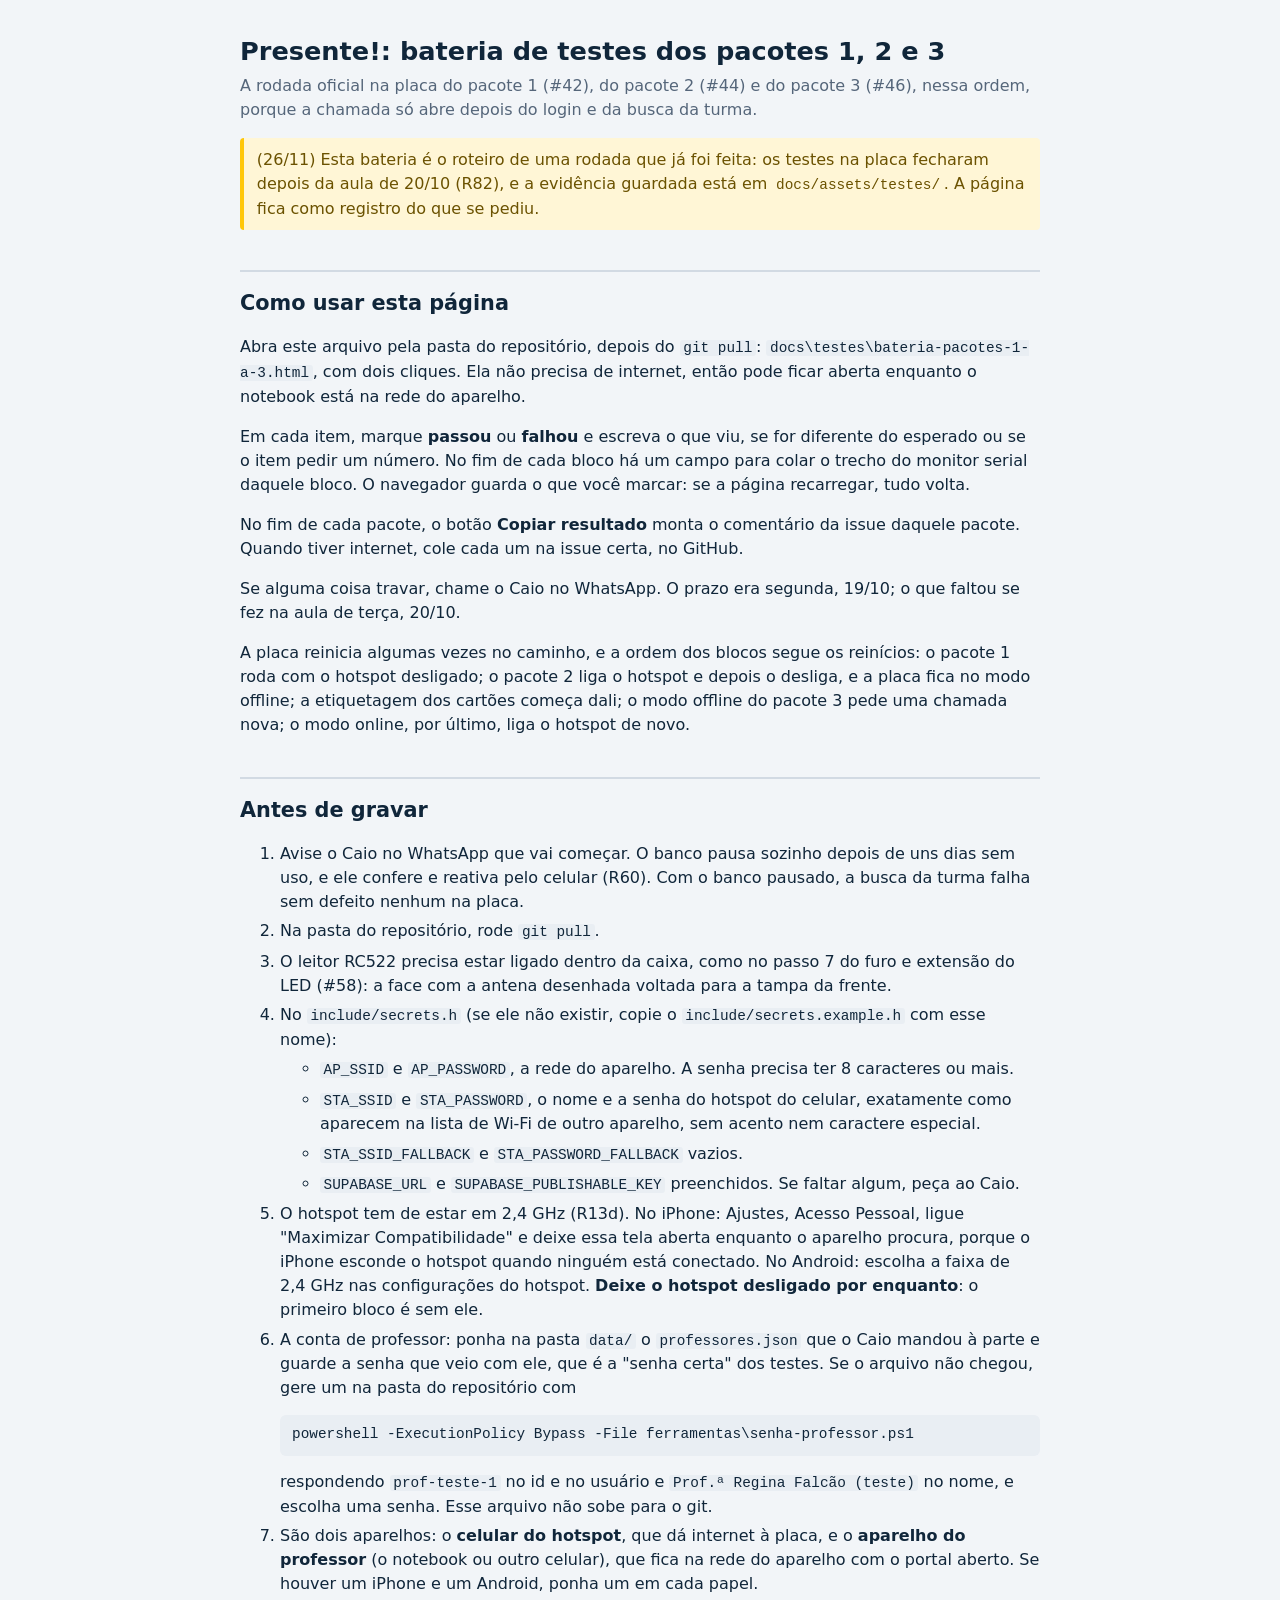
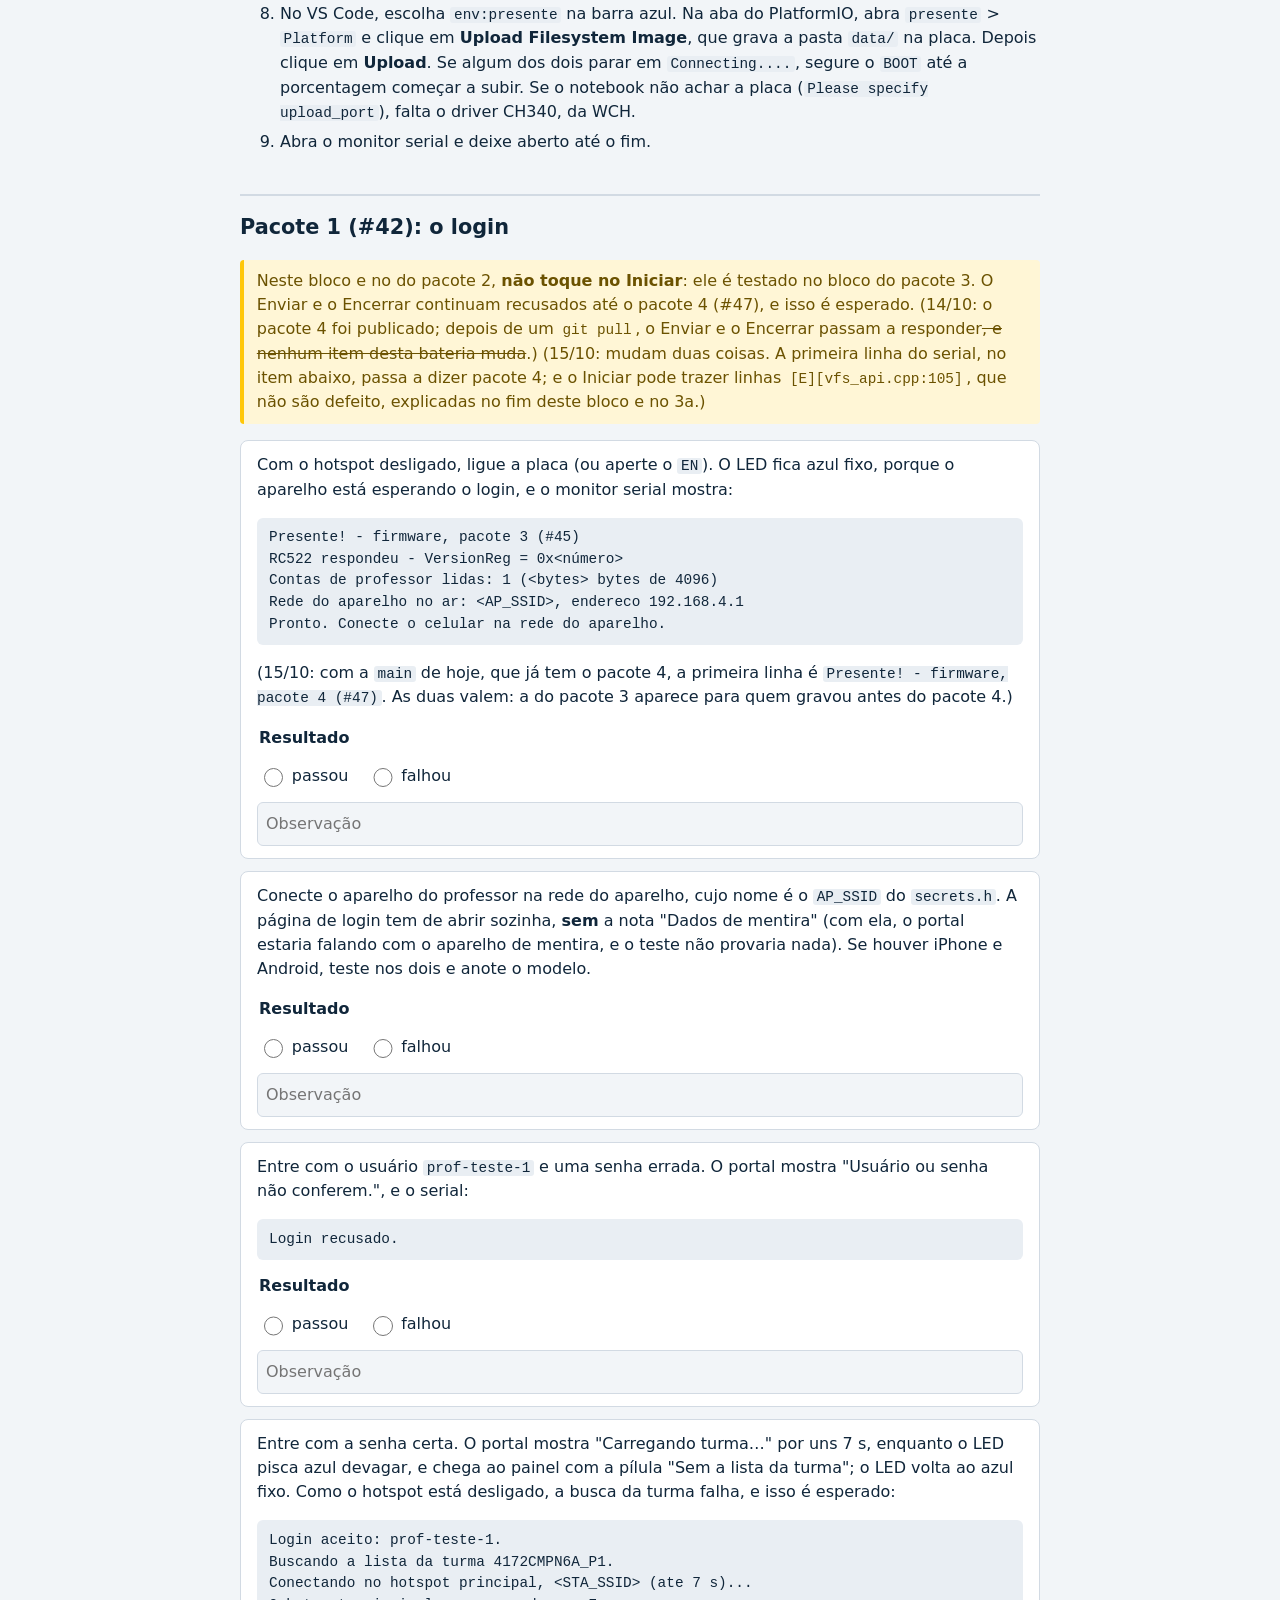
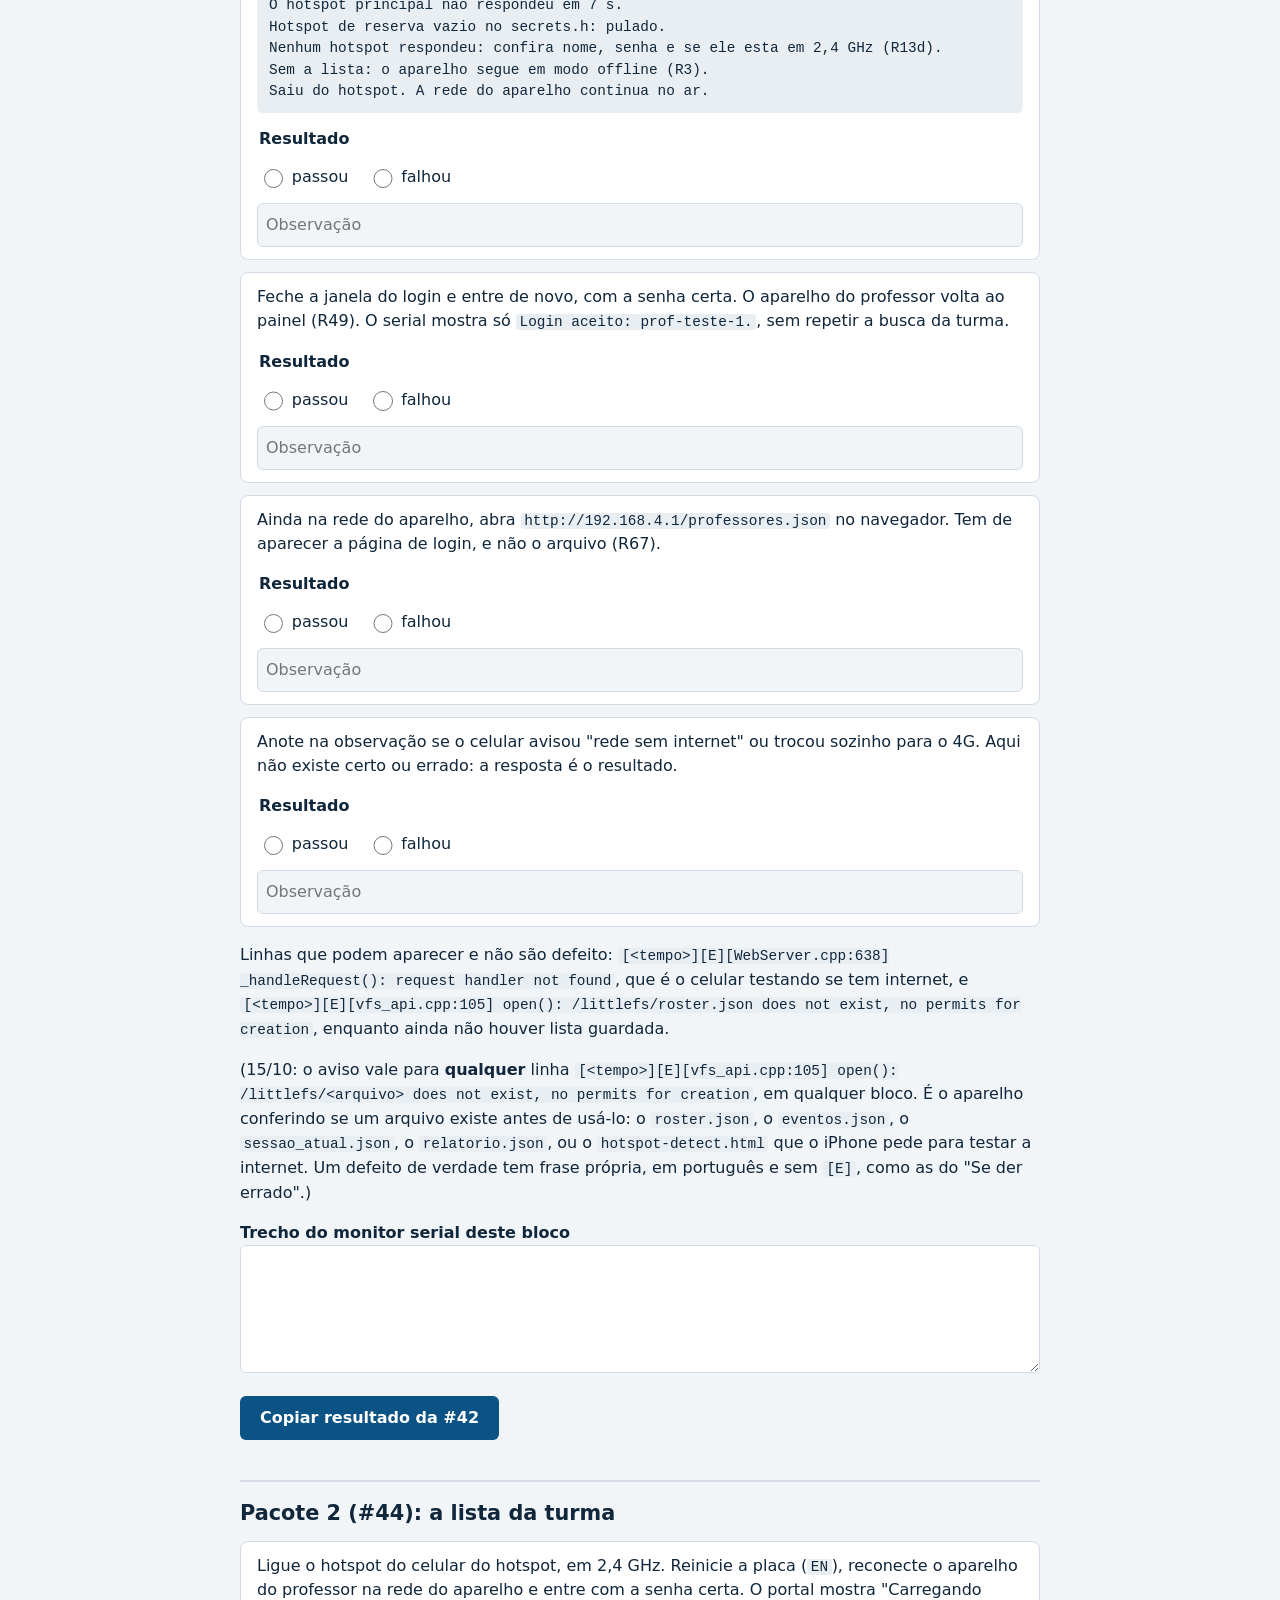
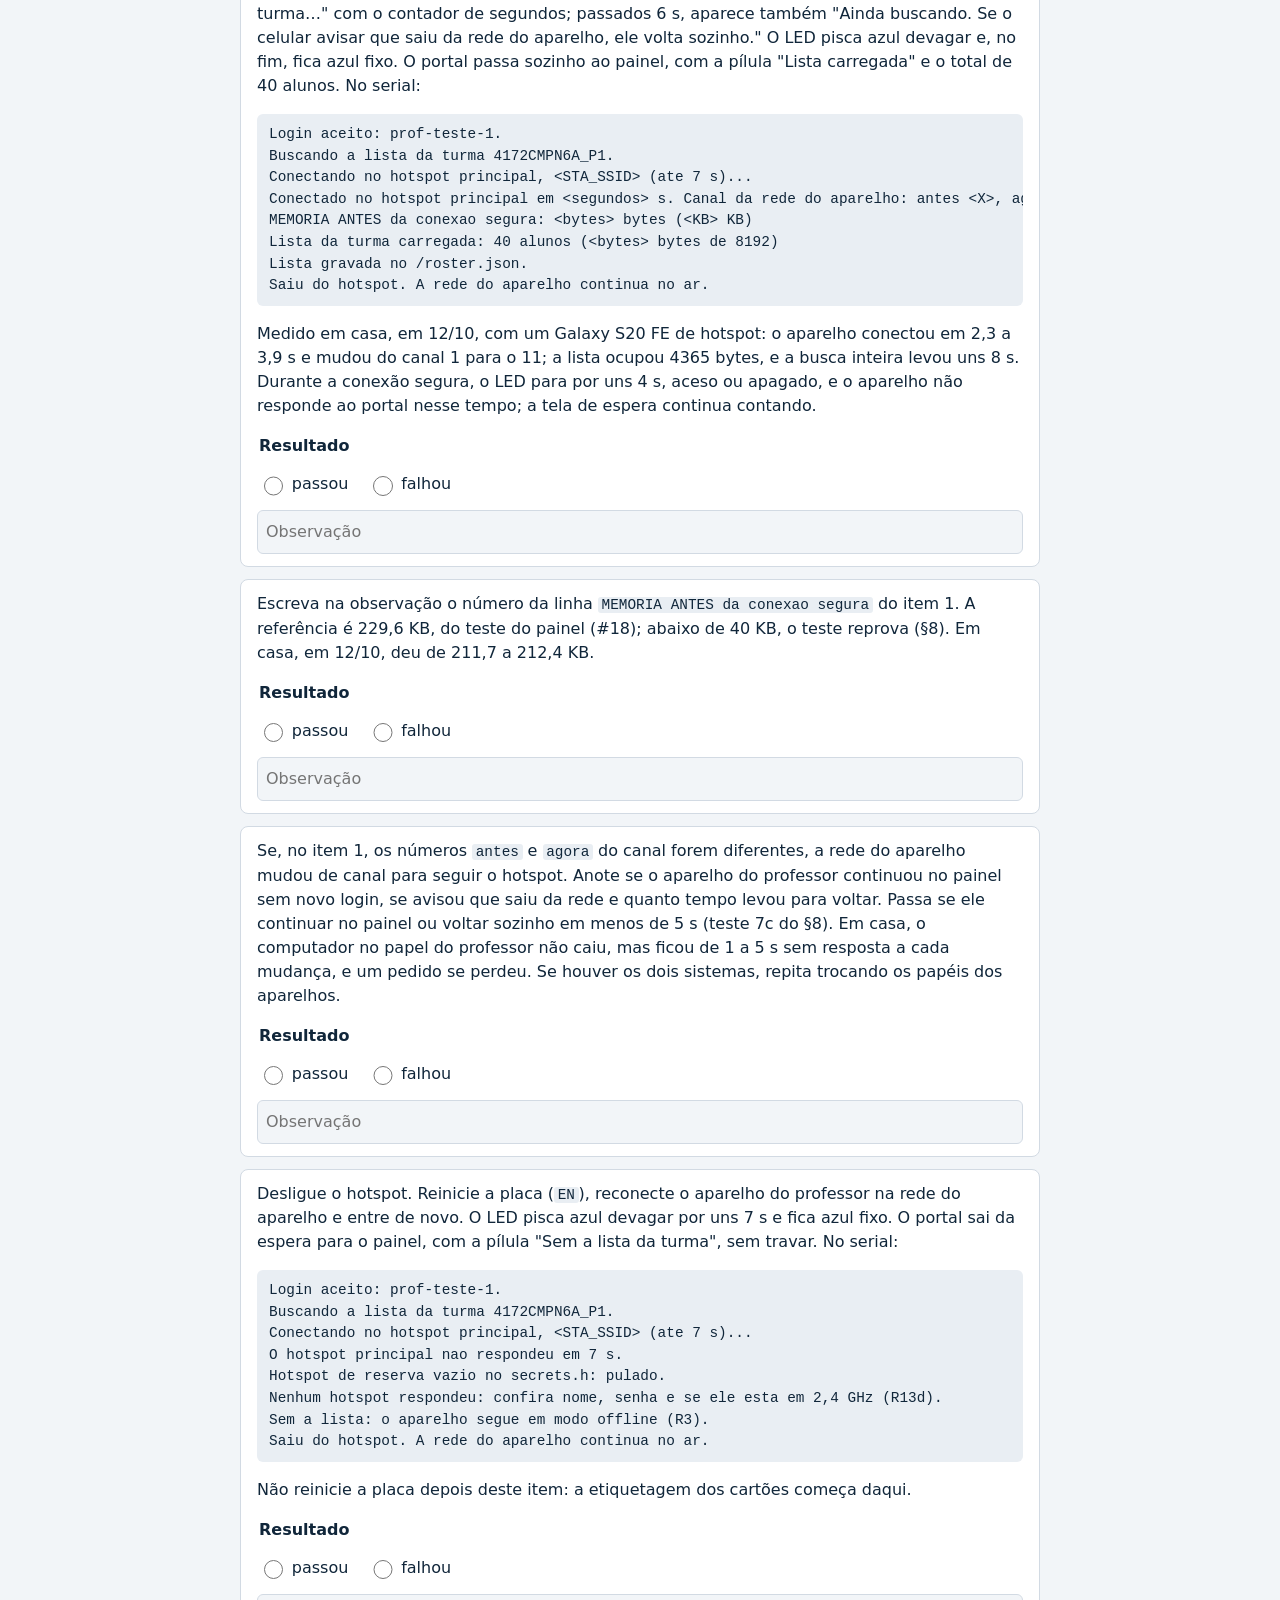
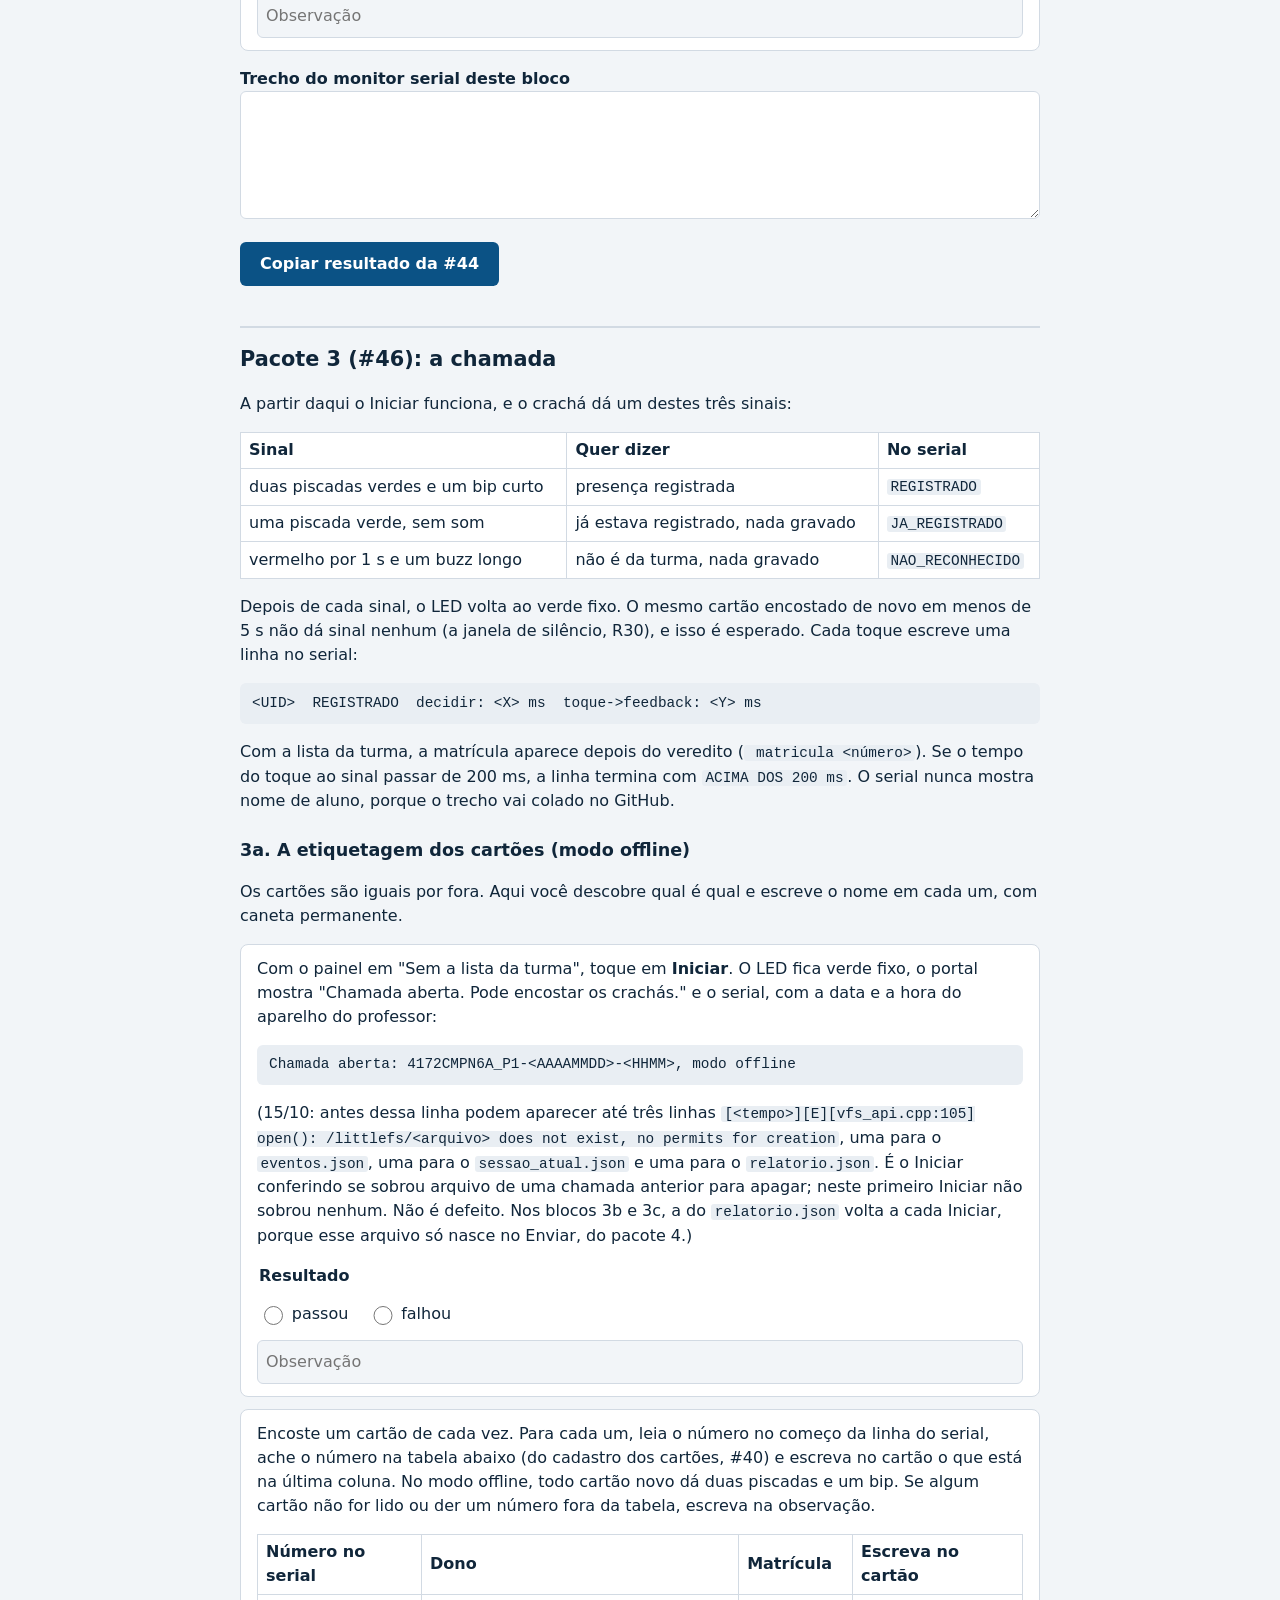
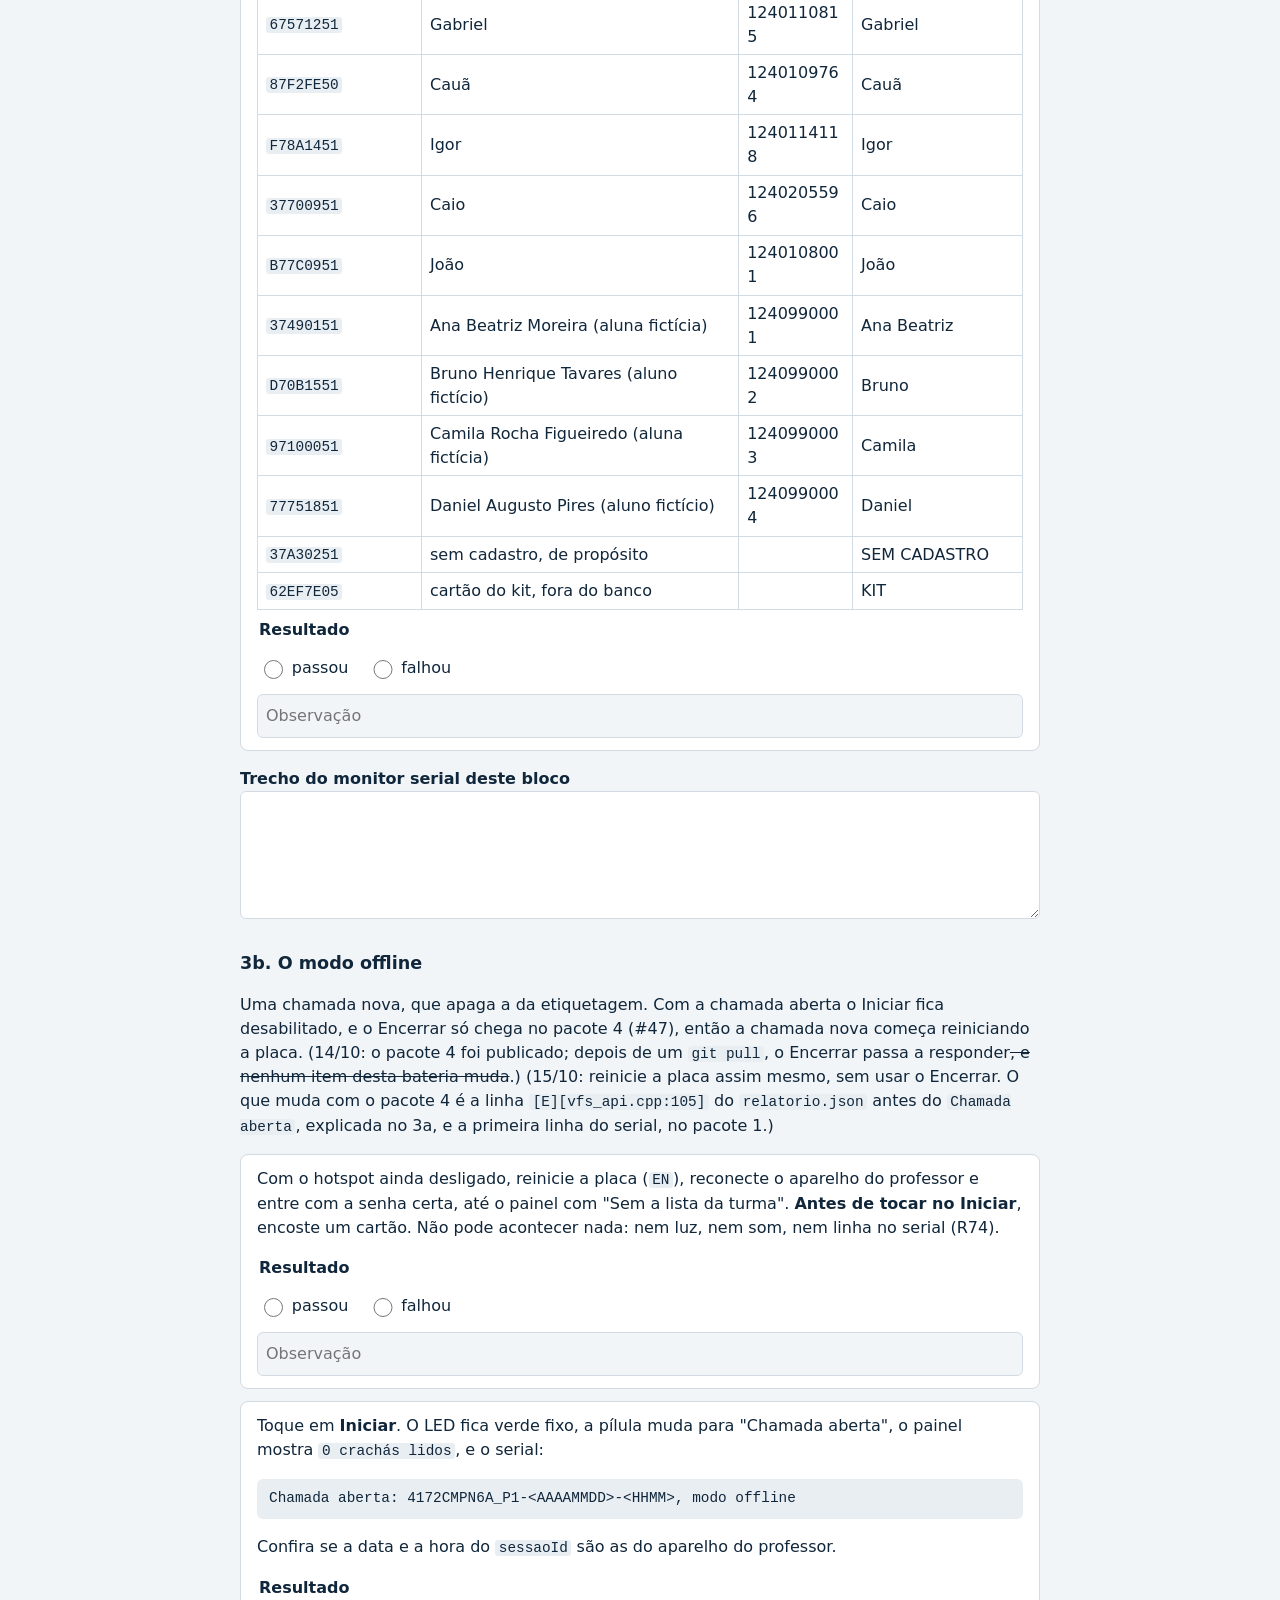
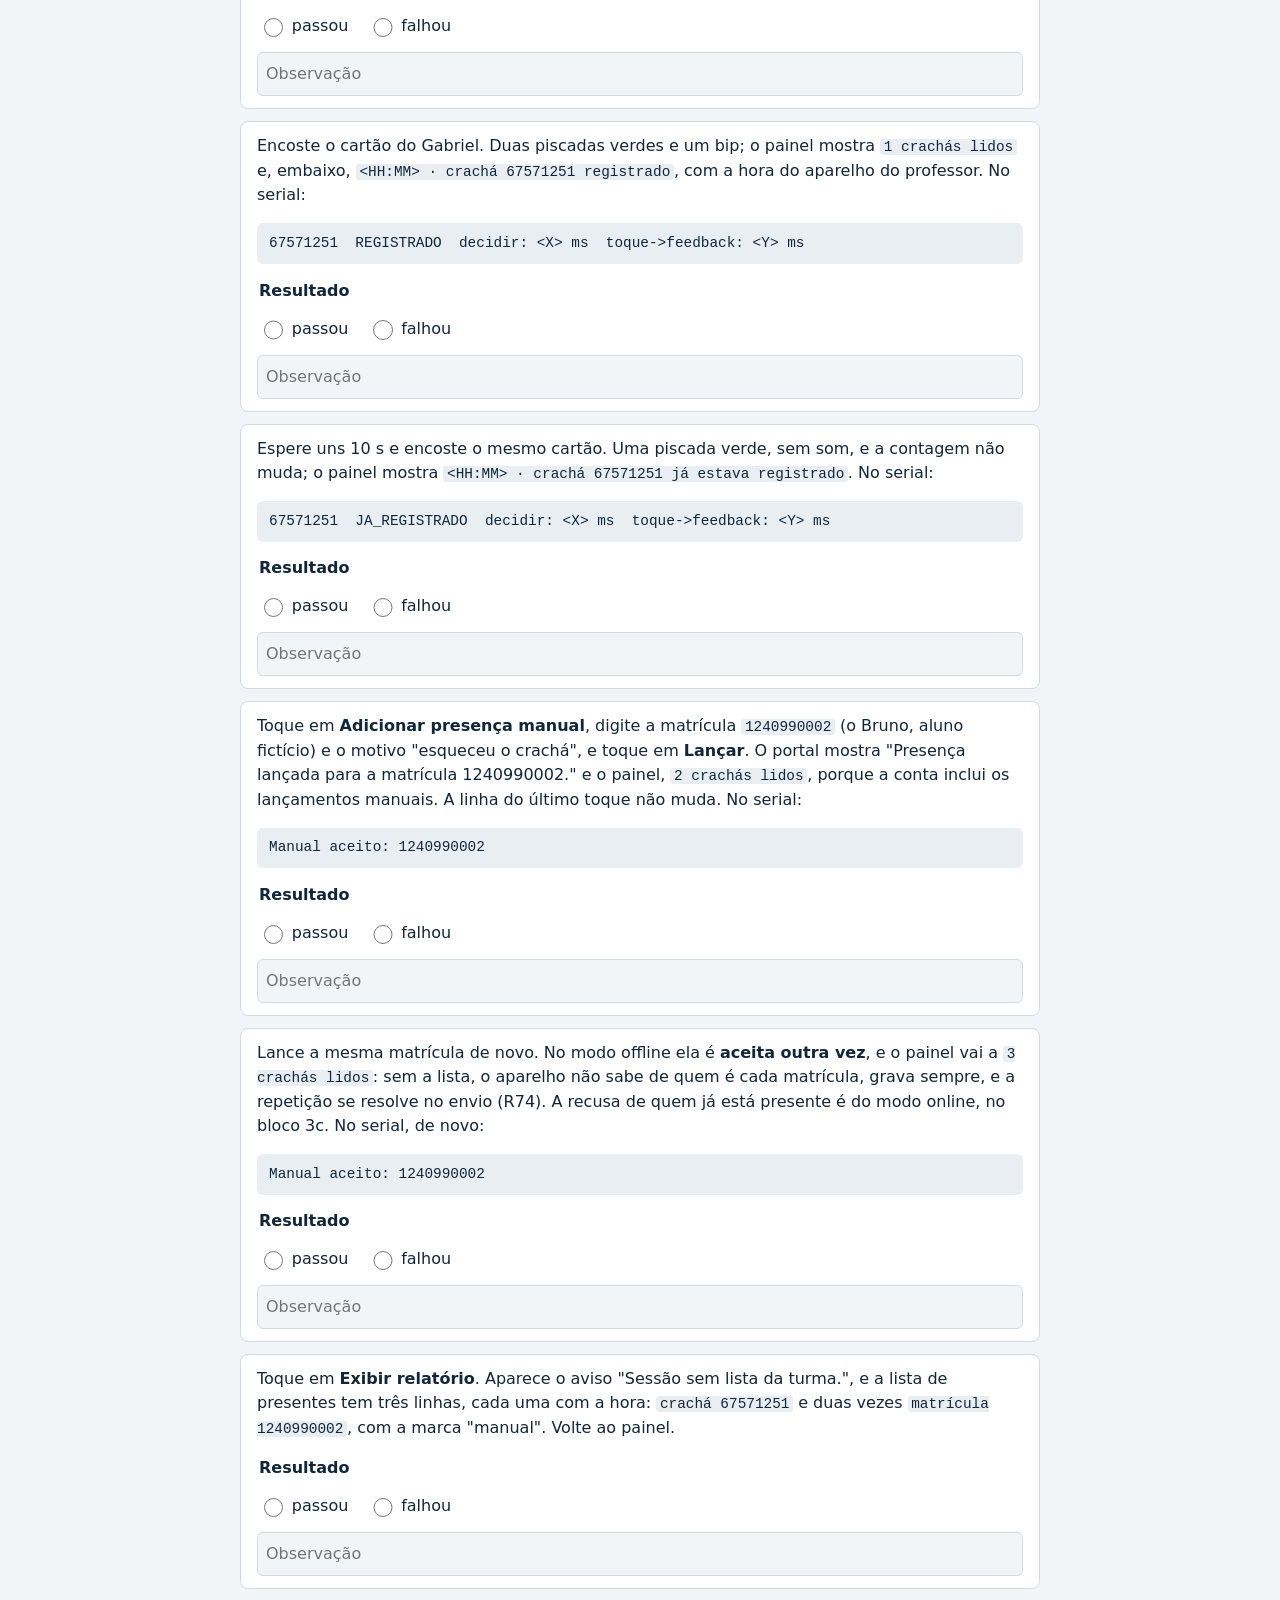
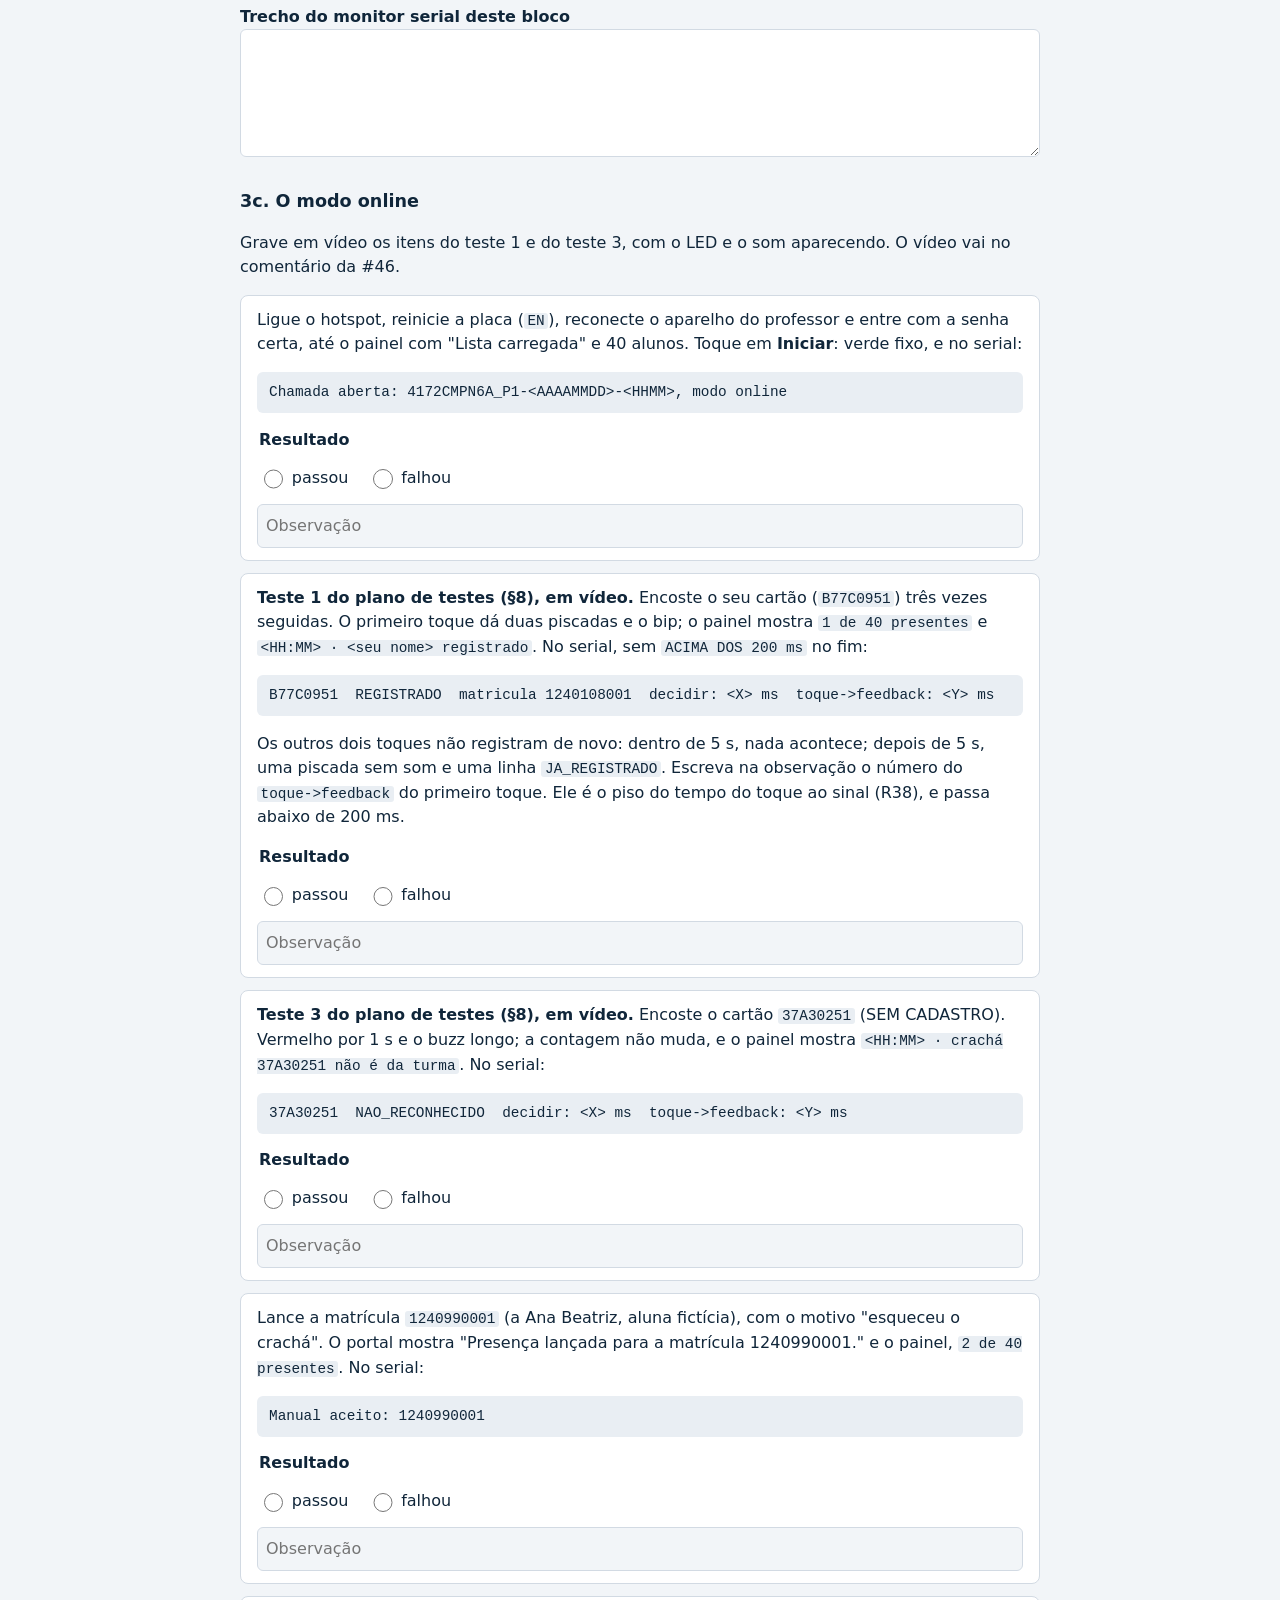
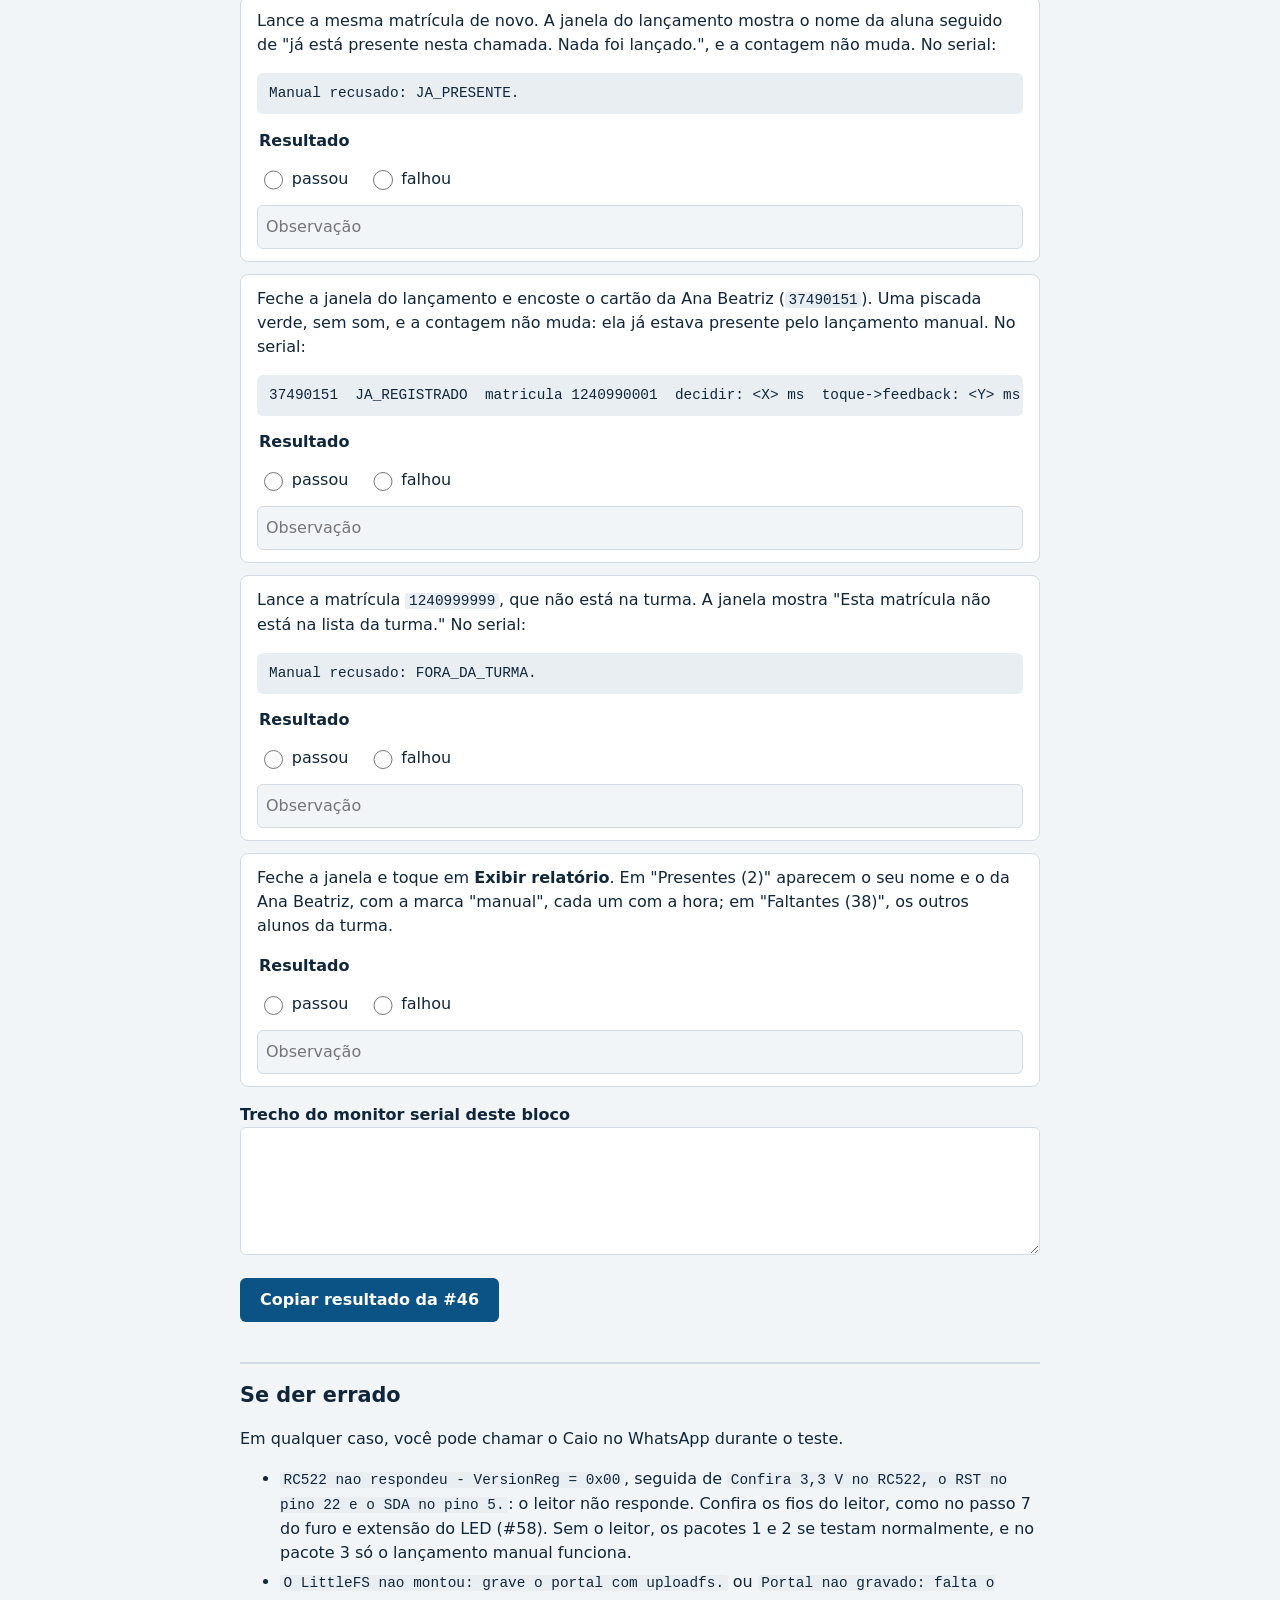
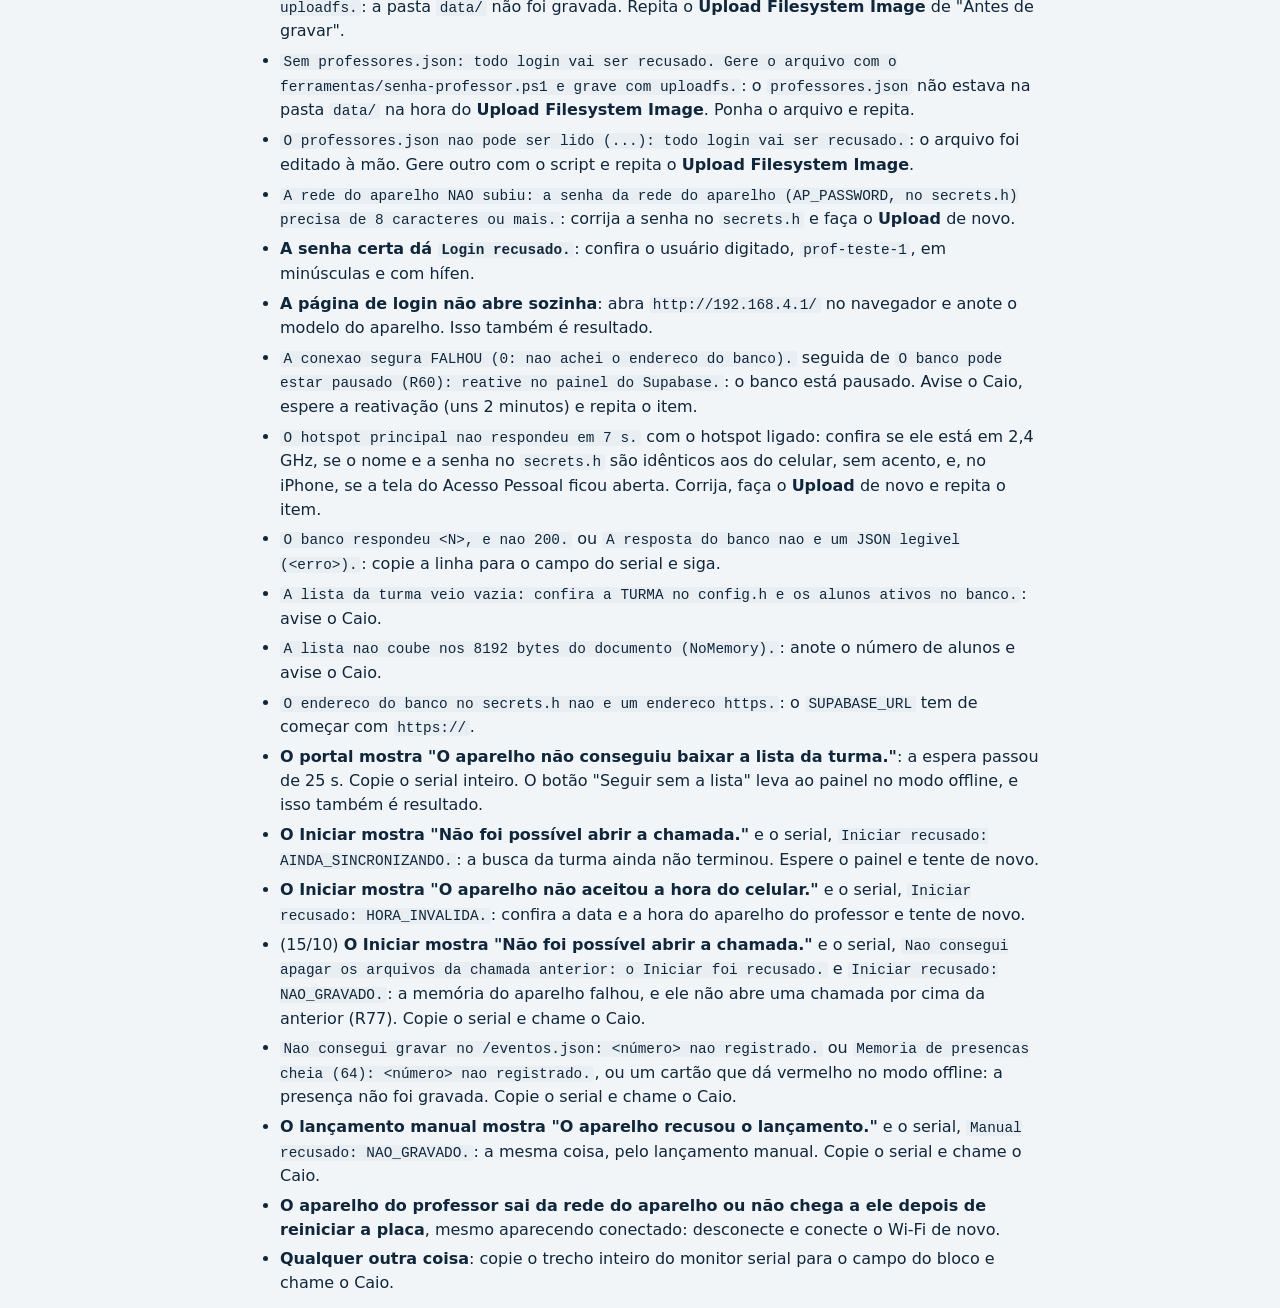
<file: docs/testes/bateria-pacotes-1-a-3.html>
<!DOCTYPE html>
<html lang="pt-BR">
<head>
<meta charset="utf-8">
<meta name="viewport" content="width=device-width, initial-scale=1">
<title>Presente!: bateria de testes dos pacotes 1, 2 e 3</title>
<!--
  A rodada oficial dos pacotes 1, 2 e 3 do firmware na placa (#42, #44 e #46),
  numa bateria so (R75). Tudo fica neste arquivo, sem nada da internet: durante
  o teste, o notebook esta na rede do aparelho, que nao tem internet.
  As frases do monitor serial sao copiadas do src/presente/ e precisam mudar
  junto com ele.
-->
<style>
:root {
  --fundo: #f2f5f8;
  --papel: #ffffff;
  --tinta: #10263a;
  --tinta-fraca: #55667a;
  --borda: #d2dae3;
  --acento: #0b5285;
  --acento-tinta: #ffffff;
  --bom: #0b7a64;
  --ruim: #c4006b;
  --alerta-fundo: #fff6d6;
  --alerta-borda: #ffc709;
  --alerta-tinta: #6b5200;
  --codigo: #e9eef3;
}
@media (prefers-color-scheme: dark) {
  :root {
    --fundo: #0d1922;
    --papel: #15242f;
    --tinta: #e8eef4;
    --tinta-fraca: #96a6b6;
    --borda: #2b3d4c;
    --acento: #2f86c7;
    --acento-tinta: #04141f;
    --bom: #2fbfa0;
    --ruim: #ff7ab8;
    --alerta-fundo: #3a3110;
    --alerta-borda: #a8860c;
    --alerta-tinta: #f3dc8a;
    --codigo: #0f1c26;
  }
}
* { box-sizing: border-box; }
body {
  margin: 0;
  background: var(--fundo);
  color: var(--tinta);
  font: 16px/1.5 system-ui, -apple-system, "Segoe UI", Roboto, sans-serif;
}
main { max-width: 52rem; margin: 0 auto; padding: 1rem 1rem 4rem; }
h1 { font-size: 1.6rem; margin: 1rem 0 .25rem; }
h2 { font-size: 1.3rem; margin: 2.5rem 0 .5rem; padding-top: 1rem; border-top: 2px solid var(--borda); }
h3 { font-size: 1.1rem; margin: 1.5rem 0 .5rem; }
.sub { color: var(--tinta-fraca); margin-top: 0; }
code, pre { font-family: Consolas, "Cascadia Mono", Menlo, monospace; font-size: .9em; }
code { background: var(--codigo); padding: 0 .25em; border-radius: 3px; overflow-wrap: anywhere; }
pre { background: var(--codigo); padding: .6rem .75rem; border-radius: 6px; overflow-x: auto; white-space: pre; }
.aviso { background: var(--alerta-fundo); border-left: 4px solid var(--alerta-borda); color: var(--alerta-tinta); padding: .6rem .8rem; border-radius: 4px; }
.aviso code { background: transparent; }
.item {
  background: var(--papel);
  border: 1px solid var(--borda);
  border-radius: 8px;
  padding: .75rem 1rem;
  margin: .75rem 0;
}
.item.passou { border-left: 5px solid var(--bom); }
.item.falhou { border-left: 5px solid var(--ruim); }
.item > p:first-child { margin-top: 0; }
.marcar { display: flex; flex-wrap: wrap; gap: .5rem 1.25rem; align-items: center; margin-top: .5rem; border: 0; padding: 0; }
.marcar legend { padding: 0; font-weight: 600; margin-bottom: .25rem; }
.marcar label { display: inline-flex; gap: .35rem; align-items: center; min-height: 2.75rem; cursor: pointer; }
.marcar input[type=radio] { width: 1.2rem; height: 1.2rem; }
.obs { width: 100%; min-height: 2.75rem; margin-top: .25rem; padding: .5rem; font: inherit; color: inherit; background: var(--fundo); border: 1px solid var(--borda); border-radius: 6px; }
.serial { width: 100%; min-height: 8rem; font-family: Consolas, "Cascadia Mono", Menlo, monospace; font-size: .85rem; padding: .5rem; color: inherit; background: var(--papel); border: 1px solid var(--borda); border-radius: 6px; }
label.rotulo { display: block; font-weight: 600; margin-top: 1rem; }
.botao {
  font: inherit; font-weight: 600;
  min-height: 2.75rem; padding: .5rem 1.25rem; margin-top: 1rem;
  border: 0; border-radius: 6px; cursor: pointer;
  background: var(--acento); color: var(--acento-tinta);
}
.resultado { width: 100%; min-height: 10rem; margin-top: .5rem; font-family: Consolas, "Cascadia Mono", Menlo, monospace; font-size: .85rem; padding: .5rem; color: inherit; background: var(--codigo); border: 1px solid var(--borda); border-radius: 6px; }
.copiado { color: var(--bom); font-weight: 600; }
table { border-collapse: collapse; width: 100%; background: var(--papel); }
th, td { border: 1px solid var(--borda); padding: .35rem .5rem; text-align: left; overflow-wrap: anywhere; }
ol li, ul li { margin: .35rem 0; }
:focus-visible { outline: 3px solid var(--acento); outline-offset: 2px; }
</style>
</head>
<body>
<main>

<h1>Presente!: bateria de testes dos pacotes 1, 2 e 3</h1>
<p class="sub">A rodada oficial na placa do pacote 1 (#42), do pacote 2 (#44) e do pacote 3 (#46), nessa ordem, porque a chamada só abre depois do login e da busca da turma.</p>

<p class="aviso">(26/11) Esta bateria é o roteiro de uma rodada que já foi feita: os testes na placa fecharam depois da aula de 20/10 (R82), e a evidência guardada está em <code>docs/assets/testes/</code>. A página fica como registro do que se pediu.</p>

<p id="sem-memoria" class="aviso" hidden>Este navegador não está guardando o progresso (janela anônima ou armazenamento bloqueado). A página funciona assim mesmo, mas o que você marcar some se a aba for fechada: copie o resultado de cada pacote antes de fechar.</p>

<h2>Como usar esta página</h2>
<p>Abra este arquivo pela pasta do repositório, depois do <code>git pull</code>: <code>docs\testes\bateria-pacotes-1-a-3.html</code>, com dois cliques. Ela não precisa de internet, então pode ficar aberta enquanto o notebook está na rede do aparelho.</p>
<p>Em cada item, marque <strong>passou</strong> ou <strong>falhou</strong> e escreva o que viu, se for diferente do esperado ou se o item pedir um número. No fim de cada bloco há um campo para colar o trecho do monitor serial daquele bloco. O navegador guarda o que você marcar: se a página recarregar, tudo volta.</p>
<p>No fim de cada pacote, o botão <strong>Copiar resultado</strong> monta o comentário da issue daquele pacote. Quando tiver internet, cole cada um na issue certa, no GitHub.</p>
<p>Se alguma coisa travar, chame o Caio no WhatsApp. O prazo era segunda, 19/10; o que faltou se fez na aula de terça, 20/10.</p>
<p>A placa reinicia algumas vezes no caminho, e a ordem dos blocos segue os reinícios: o pacote 1 roda com o hotspot desligado; o pacote 2 liga o hotspot e depois o desliga, e a placa fica no modo offline; a etiquetagem dos cartões começa dali; o modo offline do pacote 3 pede uma chamada nova; o modo online, por último, liga o hotspot de novo.</p>

<!-- ============================================================ ANTES ==== -->
<h2 id="antes">Antes de gravar</h2>
<ol>
  <li>Avise o Caio no WhatsApp que vai começar. O banco pausa sozinho depois de uns dias sem uso, e ele confere e reativa pelo celular (R60). Com o banco pausado, a busca da turma falha sem defeito nenhum na placa.</li>
  <li>Na pasta do repositório, rode <code>git pull</code>.</li>
  <li>O leitor RC522 precisa estar ligado dentro da caixa, como no passo 7 do furo e extensão do LED (#58): a face com a antena desenhada voltada para a tampa da frente.</li>
  <li>No <code>include/secrets.h</code> (se ele não existir, copie o <code>include/secrets.example.h</code> com esse nome):
    <ul>
      <li><code>AP_SSID</code> e <code>AP_PASSWORD</code>, a rede do aparelho. A senha precisa ter 8 caracteres ou mais.</li>
      <li><code>STA_SSID</code> e <code>STA_PASSWORD</code>, o nome e a senha do hotspot do celular, exatamente como aparecem na lista de Wi-Fi de outro aparelho, sem acento nem caractere especial.</li>
      <li><code>STA_SSID_FALLBACK</code> e <code>STA_PASSWORD_FALLBACK</code> vazios.</li>
      <li><code>SUPABASE_URL</code> e <code>SUPABASE_PUBLISHABLE_KEY</code> preenchidos. Se faltar algum, peça ao Caio.</li>
    </ul>
  </li>
  <li>O hotspot tem de estar em 2,4 GHz (R13d). No iPhone: Ajustes, Acesso Pessoal, ligue "Maximizar Compatibilidade" e deixe essa tela aberta enquanto o aparelho procura, porque o iPhone esconde o hotspot quando ninguém está conectado. No Android: escolha a faixa de 2,4 GHz nas configurações do hotspot. <strong>Deixe o hotspot desligado por enquanto</strong>: o primeiro bloco é sem ele.</li>
  <li>A conta de professor: ponha na pasta <code>data/</code> o <code>professores.json</code> que o Caio mandou à parte e guarde a senha que veio com ele, que é a "senha certa" dos testes. Se o arquivo não chegou, gere um na pasta do repositório com
    <pre>powershell -ExecutionPolicy Bypass -File ferramentas\senha-professor.ps1</pre>
    respondendo <code>prof-teste-1</code> no id e no usuário e <code>Prof.ª Regina Falcão (teste)</code> no nome, e escolha uma senha. Esse arquivo não sobe para o git.</li>
  <li>São dois aparelhos: o <strong>celular do hotspot</strong>, que dá internet à placa, e o <strong>aparelho do professor</strong> (o notebook ou outro celular), que fica na rede do aparelho com o portal aberto. Se houver um iPhone e um Android, ponha um em cada papel.</li>
  <li>No VS Code, escolha <code>env:presente</code> na barra azul. Na aba do PlatformIO, abra <code>presente</code> &gt; <code>Platform</code> e clique em <strong>Upload Filesystem Image</strong>, que grava a pasta <code>data/</code> na placa. Depois clique em <strong>Upload</strong>. Se algum dos dois parar em <code>Connecting....</code>, segure o <code>BOOT</code> até a porcentagem começar a subir. Se o notebook não achar a placa (<code>Please specify upload_port</code>), falta o driver CH340, da WCH.</li>
  <li>Abra o monitor serial e deixe aberto até o fim.</li>
</ol>

<!-- ======================================================== PACOTE 1 ==== -->
<h2 id="pacote-1">Pacote 1 (#42): o login</h2>
<section class="bloco" data-issue="42" data-id="p1" data-titulo="Pacote 1, o login (hotspot desligado)">
<p class="aviso">Neste bloco e no do pacote 2, <strong>não toque no Iniciar</strong>: ele é testado no bloco do pacote 3. O Enviar e o Encerrar continuam recusados até o pacote 4 (#47), e isso é esperado. (14/10: o pacote 4 foi publicado; depois de um <code>git pull</code>, o Enviar e o Encerrar passam a responder<s>, e nenhum item desta bateria muda</s>.) (15/10: mudam duas coisas. A primeira linha do serial, no item abaixo, passa a dizer pacote 4; e o Iniciar pode trazer linhas <code>[E][vfs_api.cpp:105]</code>, que não são defeito, explicadas no fim deste bloco e no 3a.)</p>

<div class="item" data-id="p1-ligar" data-rotulo="Ao ligar, LED azul fixo e as linhas do serial">
<p>Com o hotspot desligado, ligue a placa (ou aperte o <code>EN</code>). O LED fica azul fixo, porque o aparelho está esperando o login, e o monitor serial mostra:</p>
<pre>Presente! - firmware, pacote 3 (#45)
RC522 respondeu - VersionReg = 0x&lt;número&gt;
Contas de professor lidas: 1 (&lt;bytes&gt; bytes de 4096)
Rede do aparelho no ar: &lt;AP_SSID&gt;, endereco 192.168.4.1
Pronto. Conecte o celular na rede do aparelho.</pre>
<p>(15/10: com a <code>main</code> de hoje, que já tem o pacote 4, a primeira linha é <code>Presente! - firmware, pacote 4 (#47)</code>. As duas valem: a do pacote 3 aparece para quem gravou antes do pacote 4.)</p>
</div>

<div class="item" data-id="p1-1" data-rotulo="Item 1: a página de login abre sozinha">
<p>Conecte o aparelho do professor na rede do aparelho, cujo nome é o <code>AP_SSID</code> do <code>secrets.h</code>. A página de login tem de abrir sozinha, <strong>sem</strong> a nota "Dados de mentira" (com ela, o portal estaria falando com o aparelho de mentira, e o teste não provaria nada). Se houver iPhone e Android, teste nos dois e anote o modelo.</p>
</div>

<div class="item" data-id="p1-2" data-rotulo="Item 2: a senha errada é recusada">
<p>Entre com o usuário <code>prof-teste-1</code> e uma senha errada. O portal mostra "Usuário ou senha não conferem.", e o serial:</p>
<pre>Login recusado.</pre>
</div>

<div class="item" data-id="p1-3" data-rotulo="Item 3: a senha certa leva ao painel">
<p>Entre com a senha certa. O portal mostra "Carregando turma…" por uns 7 s, enquanto o LED pisca azul devagar, e chega ao painel com a pílula "Sem a lista da turma"; o LED volta ao azul fixo. Como o hotspot está desligado, a busca da turma falha, e isso é esperado:</p>
<pre>Login aceito: prof-teste-1.
Buscando a lista da turma 4172CMPN6A_P1.
Conectando no hotspot principal, &lt;STA_SSID&gt; (ate 7 s)...
O hotspot principal nao respondeu em 7 s.
Hotspot de reserva vazio no secrets.h: pulado.
Nenhum hotspot respondeu: confira nome, senha e se ele esta em 2,4 GHz (R13d).
Sem a lista: o aparelho segue em modo offline (R3).
Saiu do hotspot. A rede do aparelho continua no ar.</pre>
</div>

<div class="item" data-id="p1-4" data-rotulo="Item 4: entrar de novo volta ao painel">
<p>Feche a janela do login e entre de novo, com a senha certa. O aparelho do professor volta ao painel (R49). O serial mostra só <code>Login aceito: prof-teste-1.</code>, sem repetir a busca da turma.</p>
</div>

<div class="item" data-id="p1-5" data-rotulo="Item 5: o professores.json não é servido">
<p>Ainda na rede do aparelho, abra <code>http://192.168.4.1/professores.json</code> no navegador. Tem de aparecer a página de login, e não o arquivo (R67).</p>
</div>

<div class="item" data-id="p1-6" data-rotulo="Item 6: o aviso de rede sem internet">
<p>Anote na observação se o celular avisou "rede sem internet" ou trocou sozinho para o 4G. Aqui não existe certo ou errado: a resposta é o resultado.</p>
</div>

<p>Linhas que podem aparecer e não são defeito: <code>[&lt;tempo&gt;][E][WebServer.cpp:638] _handleRequest(): request handler not found</code>, que é o celular testando se tem internet, e <code>[&lt;tempo&gt;][E][vfs_api.cpp:105] open(): /littlefs/roster.json does not exist, no permits for creation</code>, enquanto ainda não houver lista guardada.</p>
<p>(15/10: o aviso vale para <strong>qualquer</strong> linha <code>[&lt;tempo&gt;][E][vfs_api.cpp:105] open(): /littlefs/&lt;arquivo&gt; does not exist, no permits for creation</code>, em qualquer bloco. É o aparelho conferindo se um arquivo existe antes de usá-lo: o <code>roster.json</code>, o <code>eventos.json</code>, o <code>sessao_atual.json</code>, o <code>relatorio.json</code>, ou o <code>hotspot-detect.html</code> que o iPhone pede para testar a internet. Um defeito de verdade tem frase própria, em português e sem <code>[E]</code>, como as do "Se der errado".)</p>
</section>
<div class="copiar" data-issue="42"></div>

<!-- ======================================================== PACOTE 2 ==== -->
<h2 id="pacote-2">Pacote 2 (#44): a lista da turma</h2>
<section class="bloco" data-issue="44" data-id="p2" data-titulo="Pacote 2, a lista da turma">

<div class="item" data-id="p2-1" data-rotulo="Item 1: hotspot ligado, a lista chega">
<p>Ligue o hotspot do celular do hotspot, em 2,4 GHz. Reinicie a placa (<code>EN</code>), reconecte o aparelho do professor na rede do aparelho e entre com a senha certa. O portal mostra "Carregando turma…" com o contador de segundos; passados 6 s, aparece também "Ainda buscando. Se o celular avisar que saiu da rede do aparelho, ele volta sozinho." O LED pisca azul devagar e, no fim, fica azul fixo. O portal passa sozinho ao painel, com a pílula "Lista carregada" e o total de 40 alunos. No serial:</p>
<pre>Login aceito: prof-teste-1.
Buscando a lista da turma 4172CMPN6A_P1.
Conectando no hotspot principal, &lt;STA_SSID&gt; (ate 7 s)...
Conectado no hotspot principal em &lt;segundos&gt; s. Canal da rede do aparelho: antes &lt;X&gt;, agora &lt;Y&gt;.
MEMORIA ANTES da conexao segura: &lt;bytes&gt; bytes (&lt;KB&gt; KB)
Lista da turma carregada: 40 alunos (&lt;bytes&gt; bytes de 8192)
Lista gravada no /roster.json.
Saiu do hotspot. A rede do aparelho continua no ar.</pre>
<p>Medido em casa, em 12/10, com um Galaxy S20 FE de hotspot: o aparelho conectou em 2,3 a 3,9 s e mudou do canal 1 para o 11; a lista ocupou 4365 bytes, e a busca inteira levou uns 8 s. Durante a conexão segura, o LED para por uns 4 s, aceso ou apagado, e o aparelho não responde ao portal nesse tempo; a tela de espera continua contando.</p>
</div>

<div class="item" data-id="p2-3" data-rotulo="Item 3: a memória antes da conexão segura">
<p>Escreva na observação o número da linha <code>MEMORIA ANTES da conexao segura</code> do item 1. A referência é 229,6 KB, do teste do painel (#18); abaixo de 40 KB, o teste reprova (§8). Em casa, em 12/10, deu de 211,7 a 212,4 KB.</p>
</div>

<div class="item" data-id="p2-4" data-rotulo="Item 4: o aparelho do professor no pulo de canal">
<p>Se, no item 1, os números <code>antes</code> e <code>agora</code> do canal forem diferentes, a rede do aparelho mudou de canal para seguir o hotspot. Anote se o aparelho do professor continuou no painel sem novo login, se avisou que saiu da rede e quanto tempo levou para voltar. Passa se ele continuar no painel ou voltar sozinho em menos de 5 s (teste 7c do §8). Em casa, o computador no papel do professor não caiu, mas ficou de 1 a 5 s sem resposta a cada mudança, e um pedido se perdeu. Se houver os dois sistemas, repita trocando os papéis dos aparelhos.</p>
</div>

<div class="item" data-id="p2-2" data-rotulo="Item 2: hotspot desligado, segue offline">
<p>Desligue o hotspot. Reinicie a placa (<code>EN</code>), reconecte o aparelho do professor na rede do aparelho e entre de novo. O LED pisca azul devagar por uns 7 s e fica azul fixo. O portal sai da espera para o painel, com a pílula "Sem a lista da turma", sem travar. No serial:</p>
<pre>Login aceito: prof-teste-1.
Buscando a lista da turma 4172CMPN6A_P1.
Conectando no hotspot principal, &lt;STA_SSID&gt; (ate 7 s)...
O hotspot principal nao respondeu em 7 s.
Hotspot de reserva vazio no secrets.h: pulado.
Nenhum hotspot respondeu: confira nome, senha e se ele esta em 2,4 GHz (R13d).
Sem a lista: o aparelho segue em modo offline (R3).
Saiu do hotspot. A rede do aparelho continua no ar.</pre>
<p>Não reinicie a placa depois deste item: a etiquetagem dos cartões começa daqui.</p>
</div>
</section>
<div class="copiar" data-issue="44"></div>

<!-- ======================================================== PACOTE 3 ==== -->
<h2 id="pacote-3">Pacote 3 (#46): a chamada</h2>
<p>A partir daqui o Iniciar funciona, e o crachá dá um destes três sinais:</p>
<table>
  <thead><tr><th>Sinal</th><th>Quer dizer</th><th>No serial</th></tr></thead>
  <tbody>
    <tr><td>duas piscadas verdes e um bip curto</td><td>presença registrada</td><td><code>REGISTRADO</code></td></tr>
    <tr><td>uma piscada verde, sem som</td><td>já estava registrado, nada gravado</td><td><code>JA_REGISTRADO</code></td></tr>
    <tr><td>vermelho por 1 s e um buzz longo</td><td>não é da turma, nada gravado</td><td><code>NAO_RECONHECIDO</code></td></tr>
  </tbody>
</table>
<p>Depois de cada sinal, o LED volta ao verde fixo. O mesmo cartão encostado de novo em menos de 5 s não dá sinal nenhum (a janela de silêncio, R30), e isso é esperado. Cada toque escreve uma linha no serial:</p>
<pre>&lt;UID&gt;  REGISTRADO  decidir: &lt;X&gt; ms  toque-&gt;feedback: &lt;Y&gt; ms</pre>
<p>Com a lista da turma, a matrícula aparece depois do veredito (<code>  matricula &lt;número&gt;</code>). Se o tempo do toque ao sinal passar de 200 ms, a linha termina com <code>  ACIMA DOS 200 ms</code>. O serial nunca mostra nome de aluno, porque o trecho vai colado no GitHub.</p>

<section class="bloco" data-issue="46" data-id="p3a" data-titulo="3a, a etiquetagem dos cartões (modo offline)">
<h3>3a. A etiquetagem dos cartões (modo offline)</h3>
<p>Os cartões são iguais por fora. Aqui você descobre qual é qual e escreve o nome em cada um, com caneta permanente.</p>

<div class="item" data-id="p3a-1" data-rotulo="Iniciar no modo offline">
<p>Com o painel em "Sem a lista da turma", toque em <strong>Iniciar</strong>. O LED fica verde fixo, o portal mostra "Chamada aberta. Pode encostar os crachás." e o serial, com a data e a hora do aparelho do professor:</p>
<pre>Chamada aberta: 4172CMPN6A_P1-&lt;AAAAMMDD&gt;-&lt;HHMM&gt;, modo offline</pre>
<p>(15/10: antes dessa linha podem aparecer até três linhas <code>[&lt;tempo&gt;][E][vfs_api.cpp:105] open(): /littlefs/&lt;arquivo&gt; does not exist, no permits for creation</code>, uma para o <code>eventos.json</code>, uma para o <code>sessao_atual.json</code> e uma para o <code>relatorio.json</code>. É o Iniciar conferindo se sobrou arquivo de uma chamada anterior para apagar; neste primeiro Iniciar não sobrou nenhum. Não é defeito. Nos blocos 3b e 3c, a do <code>relatorio.json</code> volta a cada Iniciar, porque esse arquivo só nasce no Enviar, do pacote 4.)</p>
</div>

<div class="item" data-id="p3a-2" data-rotulo="Os 11 cartões lidos e etiquetados">
<p>Encoste um cartão de cada vez. Para cada um, leia o número no começo da linha do serial, ache o número na tabela abaixo (do cadastro dos cartões, #40) e escreva no cartão o que está na última coluna. No modo offline, todo cartão novo dá duas piscadas e um bip. Se algum cartão não for lido ou der um número fora da tabela, escreva na observação.</p>
<table>
  <thead><tr><th>Número no serial</th><th>Dono</th><th>Matrícula</th><th>Escreva no cartão</th></tr></thead>
  <tbody>
    <tr><td><code>67571251</code></td><td>Gabriel</td><td>1240110815</td><td>Gabriel</td></tr>
    <tr><td><code>87F2FE50</code></td><td>Cauã</td><td>1240109764</td><td>Cauã</td></tr>
    <tr><td><code>F78A1451</code></td><td>Igor</td><td>1240114118</td><td>Igor</td></tr>
    <tr><td><code>37700951</code></td><td>Caio</td><td>1240205596</td><td>Caio</td></tr>
    <tr><td><code>B77C0951</code></td><td>João</td><td>1240108001</td><td>João</td></tr>
    <tr><td><code>37490151</code></td><td>Ana Beatriz Moreira (aluna fictícia)</td><td>1240990001</td><td>Ana Beatriz</td></tr>
    <tr><td><code>D70B1551</code></td><td>Bruno Henrique Tavares (aluno fictício)</td><td>1240990002</td><td>Bruno</td></tr>
    <tr><td><code>97100051</code></td><td>Camila Rocha Figueiredo (aluna fictícia)</td><td>1240990003</td><td>Camila</td></tr>
    <tr><td><code>77751851</code></td><td>Daniel Augusto Pires (aluno fictício)</td><td>1240990004</td><td>Daniel</td></tr>
    <tr><td><code>37A30251</code></td><td>sem cadastro, de propósito</td><td></td><td>SEM CADASTRO</td></tr>
    <tr><td><code>62EF7E05</code></td><td>cartão do kit, fora do banco</td><td></td><td>KIT</td></tr>
  </tbody>
</table>
</div>
</section>

<section class="bloco" data-issue="46" data-id="p3b" data-titulo="3b, o modo offline">
<h3>3b. O modo offline</h3>
<p>Uma chamada nova, que apaga a da etiquetagem. Com a chamada aberta o Iniciar fica desabilitado, e o Encerrar só chega no pacote 4 (#47), então a chamada nova começa reiniciando a placa. (14/10: o pacote 4 foi publicado; depois de um <code>git pull</code>, o Encerrar passa a responder<s>, e nenhum item desta bateria muda</s>.) (15/10: reinicie a placa assim mesmo, sem usar o Encerrar. O que muda com o pacote 4 é a linha <code>[E][vfs_api.cpp:105]</code> do <code>relatorio.json</code> antes do <code>Chamada aberta</code>, explicada no 3a, e a primeira linha do serial, no pacote 1.)</p>

<div class="item" data-id="p3b-1" data-rotulo="O crachá antes do Iniciar não faz nada">
<p>Com o hotspot ainda desligado, reinicie a placa (<code>EN</code>), reconecte o aparelho do professor e entre com a senha certa, até o painel com "Sem a lista da turma". <strong>Antes de tocar no Iniciar</strong>, encoste um cartão. Não pode acontecer nada: nem luz, nem som, nem linha no serial (R74).</p>
</div>

<div class="item" data-id="p3b-2" data-rotulo="Iniciar com o verde fixo">
<p>Toque em <strong>Iniciar</strong>. O LED fica verde fixo, a pílula muda para "Chamada aberta", o painel mostra <code>0 crachás lidos</code>, e o serial:</p>
<pre>Chamada aberta: 4172CMPN6A_P1-&lt;AAAAMMDD&gt;-&lt;HHMM&gt;, modo offline</pre>
<p>Confira se a data e a hora do <code>sessaoId</code> são as do aparelho do professor.</p>
</div>

<div class="item" data-id="p3b-3" data-rotulo="O toque registra">
<p>Encoste o cartão do Gabriel. Duas piscadas verdes e um bip; o painel mostra <code>1 crachás lidos</code> e, embaixo, <code>&lt;HH:MM&gt; · crachá 67571251 registrado</code>, com a hora do aparelho do professor. No serial:</p>
<pre>67571251  REGISTRADO  decidir: &lt;X&gt; ms  toque-&gt;feedback: &lt;Y&gt; ms</pre>
</div>

<div class="item" data-id="p3b-4" data-rotulo="O toque repetido dá uma piscada">
<p>Espere uns 10 s e encoste o mesmo cartão. Uma piscada verde, sem som, e a contagem não muda; o painel mostra <code>&lt;HH:MM&gt; · crachá 67571251 já estava registrado</code>. No serial:</p>
<pre>67571251  JA_REGISTRADO  decidir: &lt;X&gt; ms  toque-&gt;feedback: &lt;Y&gt; ms</pre>
</div>

<div class="item" data-id="p3b-5" data-rotulo="O lançamento manual grava">
<p>Toque em <strong>Adicionar presença manual</strong>, digite a matrícula <code>1240990002</code> (o Bruno, aluno fictício) e o motivo "esqueceu o crachá", e toque em <strong>Lançar</strong>. O portal mostra "Presença lançada para a matrícula 1240990002." e o painel, <code>2 crachás lidos</code>, porque a conta inclui os lançamentos manuais. A linha do último toque não muda. No serial:</p>
<pre>Manual aceito: 1240990002</pre>
</div>

<div class="item" data-id="p3b-6" data-rotulo="O manual repetido também grava (offline)">
<p>Lance a mesma matrícula de novo. No modo offline ela é <strong>aceita outra vez</strong>, e o painel vai a <code>3 crachás lidos</code>: sem a lista, o aparelho não sabe de quem é cada matrícula, grava sempre, e a repetição se resolve no envio (R74). A recusa de quem já está presente é do modo online, no bloco 3c. No serial, de novo:</p>
<pre>Manual aceito: 1240990002</pre>
</div>

<div class="item" data-id="p3b-7" data-rotulo="O relatório do modo offline">
<p>Toque em <strong>Exibir relatório</strong>. Aparece o aviso "Sessão sem lista da turma.", e a lista de presentes tem três linhas, cada uma com a hora: <code>crachá 67571251</code> e duas vezes <code>matrícula 1240990002</code>, com a marca "manual". Volte ao painel.</p>
</div>
</section>

<section class="bloco" data-issue="46" data-id="p3c" data-titulo="3c, o modo online">
<h3>3c. O modo online</h3>
<p>Grave em vídeo os itens do teste 1 e do teste 3, com o LED e o som aparecendo. O vídeo vai no comentário da #46.</p>

<div class="item" data-id="p3c-1" data-rotulo="Iniciar no modo online">
<p>Ligue o hotspot, reinicie a placa (<code>EN</code>), reconecte o aparelho do professor e entre com a senha certa, até o painel com "Lista carregada" e 40 alunos. Toque em <strong>Iniciar</strong>: verde fixo, e no serial:</p>
<pre>Chamada aberta: 4172CMPN6A_P1-&lt;AAAAMMDD&gt;-&lt;HHMM&gt;, modo online</pre>
</div>

<div class="item" data-id="p3c-2" data-rotulo="Teste 1 do §8: três toques seguidos, um registro só, abaixo de 200 ms">
<p><strong>Teste 1 do plano de testes (§8), em vídeo.</strong> Encoste o seu cartão (<code>B77C0951</code>) três vezes seguidas. O primeiro toque dá duas piscadas e o bip; o painel mostra <code>1 de 40 presentes</code> e <code>&lt;HH:MM&gt; · &lt;seu nome&gt; registrado</code>. No serial, sem <code>ACIMA DOS 200 ms</code> no fim:</p>
<pre>B77C0951  REGISTRADO  matricula 1240108001  decidir: &lt;X&gt; ms  toque-&gt;feedback: &lt;Y&gt; ms</pre>
<p>Os outros dois toques não registram de novo: dentro de 5 s, nada acontece; depois de 5 s, uma piscada sem som e uma linha <code>JA_REGISTRADO</code>. Escreva na observação o número do <code>toque-&gt;feedback</code> do primeiro toque. Ele é o piso do tempo do toque ao sinal (R38), e passa abaixo de 200 ms.</p>
</div>

<div class="item" data-id="p3c-3" data-rotulo="Teste 3 do §8: o cartão sem cadastro dá vermelho e não grava">
<p><strong>Teste 3 do plano de testes (§8), em vídeo.</strong> Encoste o cartão <code>37A30251</code> (SEM CADASTRO). Vermelho por 1 s e o buzz longo; a contagem não muda, e o painel mostra <code>&lt;HH:MM&gt; · crachá 37A30251 não é da turma</code>. No serial:</p>
<pre>37A30251  NAO_RECONHECIDO  decidir: &lt;X&gt; ms  toque-&gt;feedback: &lt;Y&gt; ms</pre>
</div>

<div class="item" data-id="p3c-4" data-rotulo="O lançamento manual grava">
<p>Lance a matrícula <code>1240990001</code> (a Ana Beatriz, aluna fictícia), com o motivo "esqueceu o crachá". O portal mostra "Presença lançada para a matrícula 1240990001." e o painel, <code>2 de 40 presentes</code>. No serial:</p>
<pre>Manual aceito: 1240990001</pre>
</div>

<div class="item" data-id="p3c-5" data-rotulo="A matrícula já presente é recusada">
<p>Lance a mesma matrícula de novo. A janela do lançamento mostra o nome da aluna seguido de "já está presente nesta chamada. Nada foi lançado.", e a contagem não muda. No serial:</p>
<pre>Manual recusado: JA_PRESENTE.</pre>
</div>

<div class="item" data-id="p3c-6" data-rotulo="O aluno lançado à mão que depois encosta dá uma piscada">
<p>Feche a janela do lançamento e encoste o cartão da Ana Beatriz (<code>37490151</code>). Uma piscada verde, sem som, e a contagem não muda: ela já estava presente pelo lançamento manual. No serial:</p>
<pre>37490151  JA_REGISTRADO  matricula 1240990001  decidir: &lt;X&gt; ms  toque-&gt;feedback: &lt;Y&gt; ms</pre>
</div>

<div class="item" data-id="p3c-7" data-rotulo="A matrícula fora da turma é recusada">
<p>Lance a matrícula <code>1240999999</code>, que não está na turma. A janela mostra "Esta matrícula não está na lista da turma." No serial:</p>
<pre>Manual recusado: FORA_DA_TURMA.</pre>
</div>

<div class="item" data-id="p3c-8" data-rotulo="O relatório do modo online">
<p>Feche a janela e toque em <strong>Exibir relatório</strong>. Em "Presentes (2)" aparecem o seu nome e o da Ana Beatriz, com a marca "manual", cada um com a hora; em "Faltantes (38)", os outros alunos da turma.</p>
</div>
</section>
<div class="copiar" data-issue="46" data-video="1"></div>

<!-- ===================================================== SE DER ERRADO == -->
<h2 id="se-der-errado">Se der errado</h2>
<p>Em qualquer caso, você pode chamar o Caio no WhatsApp durante o teste.</p>
<ul>
  <li><code>RC522 nao respondeu - VersionReg = 0x00</code>, seguida de <code>  Confira 3,3 V no RC522, o RST no pino 22 e o SDA no pino 5.</code>: o leitor não responde. Confira os fios do leitor, como no passo 7 do furo e extensão do LED (#58). Sem o leitor, os pacotes 1 e 2 se testam normalmente, e no pacote 3 só o lançamento manual funciona.</li>
  <li><code>O LittleFS nao montou: grave o portal com uploadfs.</code> ou <code>Portal nao gravado: falta o uploadfs.</code>: a pasta <code>data/</code> não foi gravada. Repita o <strong>Upload Filesystem Image</strong> de "Antes de gravar".</li>
  <li><code>Sem professores.json: todo login vai ser recusado. Gere o arquivo com o ferramentas/senha-professor.ps1 e grave com uploadfs.</code>: o <code>professores.json</code> não estava na pasta <code>data/</code> na hora do <strong>Upload Filesystem Image</strong>. Ponha o arquivo e repita.</li>
  <li><code>O professores.json nao pode ser lido (...): todo login vai ser recusado.</code>: o arquivo foi editado à mão. Gere outro com o script e repita o <strong>Upload Filesystem Image</strong>.</li>
  <li><code>A rede do aparelho NAO subiu: a senha da rede do aparelho (AP_PASSWORD, no secrets.h) precisa de 8 caracteres ou mais.</code>: corrija a senha no <code>secrets.h</code> e faça o <strong>Upload</strong> de novo.</li>
  <li><strong>A senha certa dá <code>Login recusado.</code></strong>: confira o usuário digitado, <code>prof-teste-1</code>, em minúsculas e com hífen.</li>
  <li><strong>A página de login não abre sozinha</strong>: abra <code>http://192.168.4.1/</code> no navegador e anote o modelo do aparelho. Isso também é resultado.</li>
  <li><code>A conexao segura FALHOU (0: nao achei o endereco do banco).</code> seguida de <code>O banco pode estar pausado (R60): reative no painel do Supabase.</code>: o banco está pausado. Avise o Caio, espere a reativação (uns 2 minutos) e repita o item.</li>
  <li><code>O hotspot principal nao respondeu em 7 s.</code> com o hotspot ligado: confira se ele está em 2,4 GHz, se o nome e a senha no <code>secrets.h</code> são idênticos aos do celular, sem acento, e, no iPhone, se a tela do Acesso Pessoal ficou aberta. Corrija, faça o <strong>Upload</strong> de novo e repita o item.</li>
  <li><code>O banco respondeu &lt;N&gt;, e nao 200.</code> ou <code>A resposta do banco nao e um JSON legivel (&lt;erro&gt;).</code>: copie a linha para o campo do serial e siga.</li>
  <li><code>A lista da turma veio vazia: confira a TURMA no config.h e os alunos ativos no banco.</code>: avise o Caio.</li>
  <li><code>A lista nao coube nos 8192 bytes do documento (NoMemory).</code>: anote o número de alunos e avise o Caio.</li>
  <li><code>O endereco do banco no secrets.h nao e um endereco https.</code>: o <code>SUPABASE_URL</code> tem de começar com <code>https://</code>.</li>
  <li><strong>O portal mostra "O aparelho não conseguiu baixar a lista da turma."</strong>: a espera passou de 25 s. Copie o serial inteiro. O botão "Seguir sem a lista" leva ao painel no modo offline, e isso também é resultado.</li>
  <li><strong>O Iniciar mostra "Não foi possível abrir a chamada."</strong> e o serial, <code>Iniciar recusado: AINDA_SINCRONIZANDO.</code>: a busca da turma ainda não terminou. Espere o painel e tente de novo.</li>
  <li><strong>O Iniciar mostra "O aparelho não aceitou a hora do celular."</strong> e o serial, <code>Iniciar recusado: HORA_INVALIDA.</code>: confira a data e a hora do aparelho do professor e tente de novo.</li>
  <li>(15/10) <strong>O Iniciar mostra "Não foi possível abrir a chamada."</strong> e o serial, <code>Nao consegui apagar os arquivos da chamada anterior: o Iniciar foi recusado.</code> e <code>Iniciar recusado: NAO_GRAVADO.</code>: a memória do aparelho falhou, e ele não abre uma chamada por cima da anterior (R77). Copie o serial e chame o Caio.</li>
  <li><code>Nao consegui gravar no /eventos.json: &lt;número&gt; nao registrado.</code> ou <code>Memoria de presencas cheia (64): &lt;número&gt; nao registrado.</code>, ou um cartão que dá vermelho no modo offline: a presença não foi gravada. Copie o serial e chame o Caio.</li>
  <li><strong>O lançamento manual mostra "O aparelho recusou o lançamento."</strong> e o serial, <code>Manual recusado: NAO_GRAVADO.</code>: a mesma coisa, pelo lançamento manual. Copie o serial e chame o Caio.</li>
  <li><strong>O aparelho do professor sai da rede do aparelho ou não chega a ele depois de reiniciar a placa</strong>, mesmo aparecendo conectado: desconecte e conecte o Wi-Fi de novo.</li>
  <li><strong>Qualquer outra coisa</strong>: copie o trecho inteiro do monitor serial para o campo do bloco e chame o Caio.</li>
</ul>

</main>

<script>
(function () {
  'use strict';

  var CHAVE = 'presente-bateria-pacotes-1-a-3';
  var estado = { itens: {}, serial: {} };
  var guarda = true;

  // O progresso e uma conveniencia: sem armazenamento (janela anonima,
  // bloqueio do navegador), a pagina funciona e so nao lembra.
  try {
    var salvo = window.localStorage.getItem(CHAVE);
    if (salvo) {
      var lido = JSON.parse(salvo);
      estado.itens = lido.itens || {};
      estado.serial = lido.serial || {};
    }
  } catch (e) {
    guarda = false;
  }
  if (!guarda) document.getElementById('sem-memoria').hidden = false;

  function salvar() {
    if (!guarda) return;
    try {
      window.localStorage.setItem(CHAVE, JSON.stringify(estado));
    } catch (e) {
      guarda = false;
      document.getElementById('sem-memoria').hidden = false;
    }
  }

  function el(tag, props) {
    var n = document.createElement(tag);
    for (var k in props) n[k] = props[k];
    return n;
  }

  // Passou / falhou / observacao em cada item.
  Array.prototype.forEach.call(document.querySelectorAll('.item'), function (item) {
    var id = item.getAttribute('data-id');
    var dado = estado.itens[id] || { r: '', obs: '' };
    estado.itens[id] = dado;

    var grupo = el('fieldset', { className: 'marcar' });
    grupo.appendChild(el('legend', { textContent: 'Resultado' }));
    ['passou', 'falhou'].forEach(function (valor) {
      var rotulo = el('label', {});
      var radio = el('input', { type: 'radio', name: 'r-' + id, value: valor, checked: dado.r === valor });
      radio.addEventListener('change', function () {
        dado.r = valor;
        item.className = 'item ' + valor;
        salvar();
      });
      rotulo.appendChild(radio);
      rotulo.appendChild(document.createTextNode(valor));
      grupo.appendChild(rotulo);
    });

    var obs = el('input', { type: 'text', className: 'obs', value: dado.obs, placeholder: 'Observação' });
    obs.setAttribute('aria-label', 'Observação: ' + item.getAttribute('data-rotulo'));
    obs.addEventListener('input', function () { dado.obs = obs.value; salvar(); });

    item.appendChild(grupo);
    item.appendChild(obs);
    if (dado.r) item.className = 'item ' + dado.r;
  });

  // Um campo do monitor serial por bloco.
  Array.prototype.forEach.call(document.querySelectorAll('.bloco'), function (bloco) {
    var id = bloco.getAttribute('data-id');
    var campo = el('textarea', { className: 'serial', id: 'serial-' + id, value: estado.serial[id] || '', spellcheck: false });
    var rotulo = el('label', { className: 'rotulo', htmlFor: campo.id, textContent: 'Trecho do monitor serial deste bloco' });
    campo.addEventListener('input', function () { estado.serial[id] = campo.value; salvar(); });
    bloco.appendChild(rotulo);
    bloco.appendChild(campo);
  });

  // O comentario de cada issue, pronto para colar no GitHub.
  function montar(issue, comVideo) {
    var hoje = new Date();
    var data = ('0' + hoje.getDate()).slice(-2) + '/' + ('0' + (hoje.getMonth() + 1)).slice(-2) + '/' + hoje.getFullYear();
    var linhas = ['Resultado da bateria de testes (docs/testes/bateria-pacotes-1-a-3.html), em ' + data + '.', ''];
    Array.prototype.forEach.call(document.querySelectorAll('.bloco[data-issue="' + issue + '"]'), function (bloco) {
      linhas.push('**' + bloco.getAttribute('data-titulo') + '**', '');
      Array.prototype.forEach.call(bloco.querySelectorAll('.item'), function (item) {
        var dado = estado.itens[item.getAttribute('data-id')];
        var marca = dado.r === 'passou' ? 'Passou' : dado.r === 'falhou' ? 'Falhou' : 'Não marcado';
        var obs = dado.obs.trim();
        linhas.push('- ' + marca + ': ' + item.getAttribute('data-rotulo') + '.' + (obs ? ' ' + obs : ''));
      });
      var serial = (estado.serial[bloco.getAttribute('data-id')] || '').replace(/\s+$/, '');
      linhas.push('', 'Monitor serial:', '', '```', serial || '(não colado)', '```', '');
    });
    if (comVideo) linhas.push('Vídeo dos testes 1 e 3: (arraste o arquivo para este comentário)', '');
    return linhas.join('\n');
  }

  Array.prototype.forEach.call(document.querySelectorAll('.copiar'), function (lugar) {
    var issue = lugar.getAttribute('data-issue');
    var comVideo = lugar.getAttribute('data-video') === '1';
    var botao = el('button', { type: 'button', className: 'botao', textContent: 'Copiar resultado da #' + issue });
    var aviso = el('p', { className: 'copiado' });
    aviso.setAttribute('role', 'status');
    var texto = el('textarea', { className: 'resultado', readOnly: true, hidden: true, spellcheck: false });
    texto.setAttribute('aria-label', 'Comentário da #' + issue);

    function avisar(ok) {
      aviso.textContent = ok
        ? 'Copiado. Cole como comentário na #' + issue + ', no GitHub.'
        : 'O navegador não deixou copiar. Selecione o texto abaixo e copie com Ctrl+C.';
    }

    botao.addEventListener('click', function () {
      texto.value = montar(issue, comVideo);
      texto.hidden = false;
      // Sem a API da area de transferencia, cai no comando antigo de copiar.
      function antigo() {
        texto.focus();
        texto.select();
        var ok = false;
        try { ok = document.execCommand('copy'); } catch (e) { ok = false; }
        avisar(ok);
      }
      if (navigator.clipboard && navigator.clipboard.writeText) {
        navigator.clipboard.writeText(texto.value).then(function () { avisar(true); }, antigo);
      } else {
        antigo();
      }
    });

    lugar.appendChild(botao);
    lugar.appendChild(aviso);
    lugar.appendChild(texto);
  });
})();
</script>
</body>
</html>
</file>
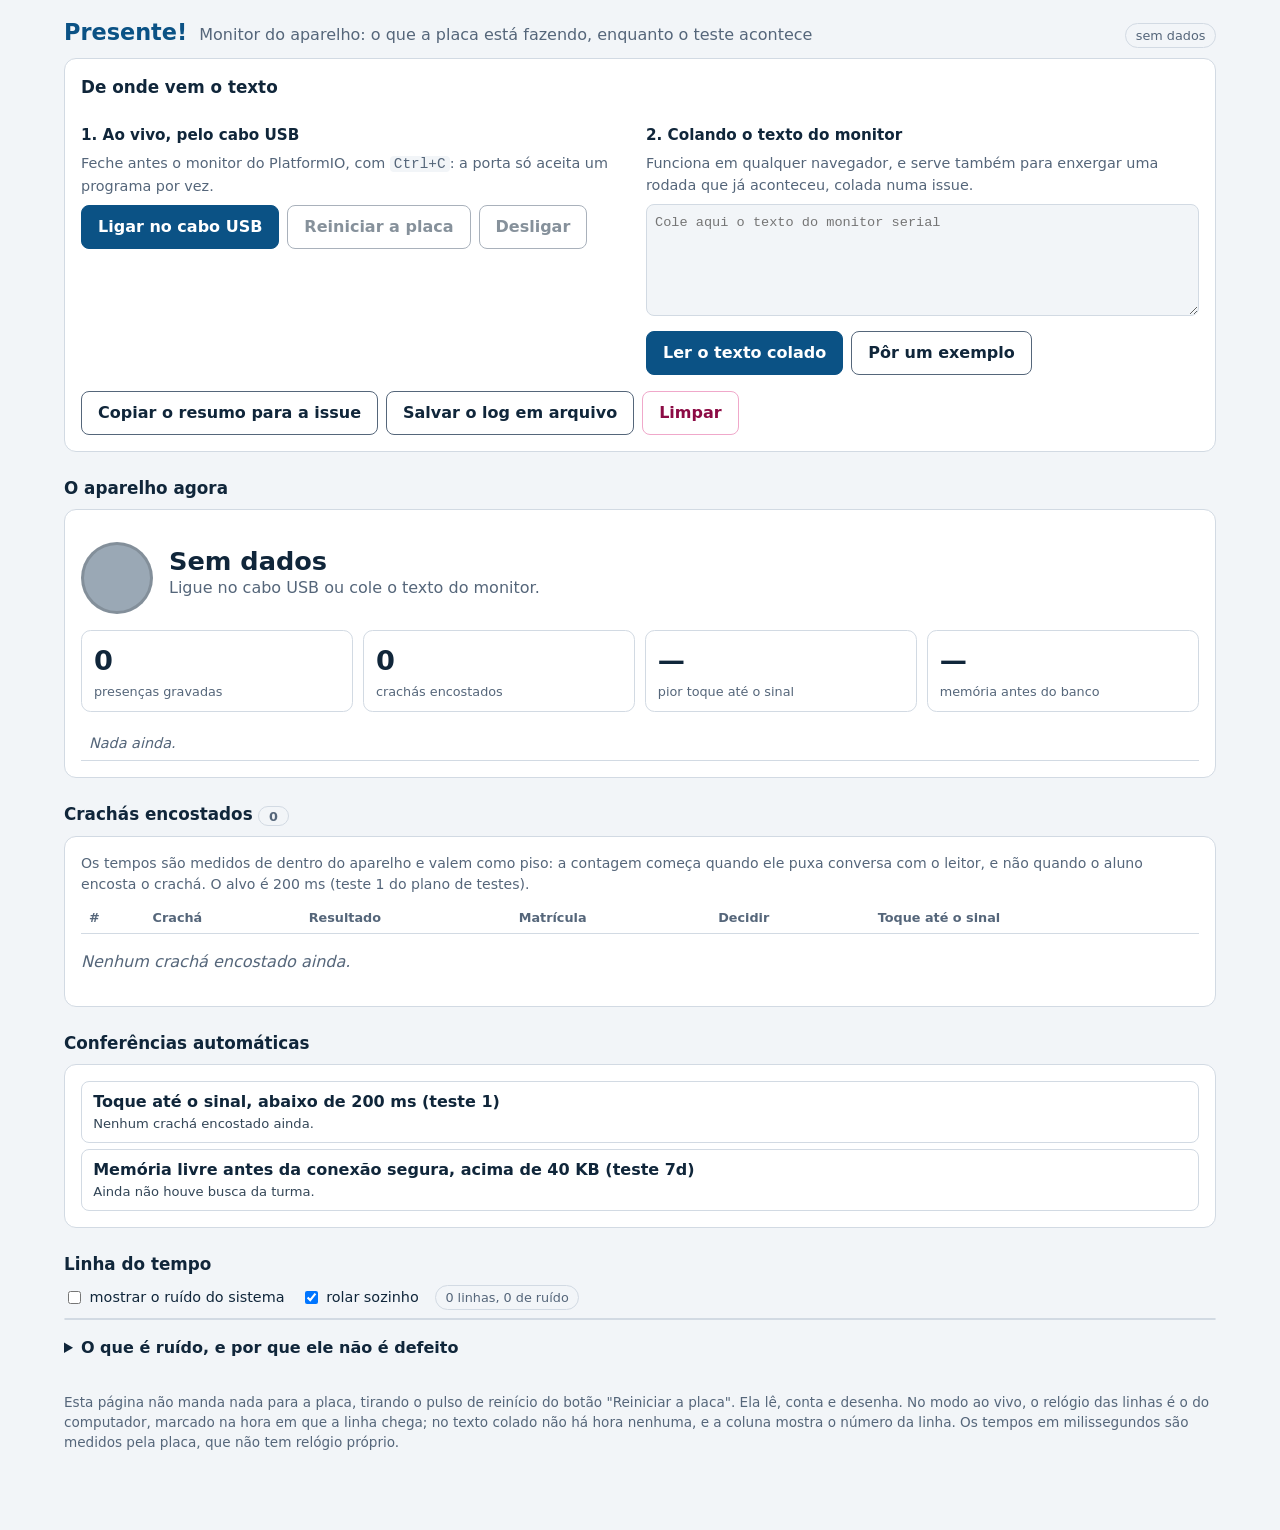
<file: docs/testes/monitor.html>
<!DOCTYPE html>
<html lang="pt-BR">
<head>
<meta charset="utf-8">
<meta name="viewport" content="width=device-width, initial-scale=1">
<title>Presente!: monitor do aparelho</title>
<!--
  O que o aparelho esta fazendo, em tela, enquanto o teste acontece.

  A placa ja conta tudo pelo monitor serial, mas em texto corrido: nas rodadas
  dos pacotes 1 a 3 o resultado foi colado nas issues como um bloco de log que
  ninguem le na hora. Esta pagina le o mesmo texto e o desenha: o estado em que
  o aparelho esta, a cor que o LED deve estar mostrando, cada cracha encostado
  com o tempo de resposta, a memoria, a busca da turma e o envio ao banco.

  Duas maneiras de alimentar a pagina, e as duas sem internet:

  1. Pelo cabo USB, com a Web Serial do Chrome, ao vivo. Exige que o monitor do
     PlatformIO esteja fechado, porque a porta so aceita um programa por vez.
  2. Colando o texto do monitor, o que funciona em qualquer navegador e serve
     tambem para enxergar uma rodada que ja aconteceu.

  As frases reconhecidas sao as do src/presente/ e precisam mudar junto com ele.
  A lista esta na constante FALAS, com o arquivo de origem de cada uma. O que a
  pagina nao reconhece nao some: aparece na linha do tempo como "nao conheco
  esta frase", para ninguem descobrir no fim do teste que perdeu alguma coisa.

  Os criterios conferidos sozinhos sao os do 8 da docs/spec.md: os 200 ms do
  teste 1, os 40 KB livres do teste 7d, os 8192 bytes reservados para a lista da
  turma e a ausencia de duplicata do teste 8.
-->
<style>
/* A paleta e a mesma do portal e da pagina de historico, para as telas do
   projeto parecerem do mesmo projeto. As cores do LED fogem dela de proposito:
   elas imitam o LED da caixa, e quem assiste precisa reconhece-las de longe. */
:root {
  --uva-azul: #0b5285;
  --uva-amarelo: #ffc709;

  --fundo: #f2f5f8;
  --papel: #ffffff;
  --tinta: #10263a;
  --tinta-fraca: #55667a;
  --borda: #d2dae3;
  --acento: var(--uva-azul);

  --led-azul: #2b7fd4;
  --led-verde: #16a06a;
  --led-vermelho: #d33a2c;
  --led-apagado: #9aa8b5;

  --ok-fundo: #e6f6ef;
  --ok-borda: #9bd9bd;
  --aviso-fundo: #fff6d6;
  --aviso-borda: var(--uva-amarelo);
  --aviso-tinta: #6b5200;
  --erro-fundo: #fdeaf3;
  --erro-borda: #f0a8ca;
  --erro-tinta: #8c0b45;
}

@media (prefers-color-scheme: dark) {
  :root {
    --fundo: #0d1922;
    --papel: #15242f;
    --tinta: #e8eef4;
    --tinta-fraca: #96a6b6;
    --borda: #2a3d4d;
    --acento: #4a9ad4;
    --ok-fundo: #15332a;
    --ok-borda: #2f6f56;
    --aviso-fundo: #3a3016;
    --aviso-tinta: #ffdf8a;
    --erro-fundo: #3a1c2a;
    --erro-borda: #7d3357;
    --erro-tinta: #ffb8d6;
  }
}

* { box-sizing: border-box; }

body {
  margin: 0;
  padding: 0 1rem 4rem;
  background: var(--fundo);
  color: var(--tinta);
  font: 1rem/1.5 system-ui, -apple-system, "Segoe UI", Roboto, Arial, sans-serif;
}

.limite { max-width: 72rem; margin: 0 auto; }

header.topo {
  display: flex; align-items: baseline; gap: .75rem; flex-wrap: wrap;
  padding: 1rem 0 .5rem;
}
header.topo h1 { margin: 0; font-size: 1.4rem; color: var(--acento); }
header.topo .sub { margin: 0; color: var(--tinta-fraca); flex: 1; }

h2 { font-size: 1.05rem; margin: 1.5rem 0 .5rem; }
h3 { font-size: .95rem; margin: 1rem 0 .4rem; }

.cartao {
  background: var(--papel);
  border: 1px solid var(--borda);
  border-radius: .75rem;
  padding: 1rem;
}

/* ------------------------------------------------------------- entrada -- */

.fontes { display: grid; gap: .75rem; grid-template-columns: 1fr; }
@media (min-width: 56rem) { .fontes { grid-template-columns: 1fr 1fr; } }

.botao {
  min-height: 2.75rem; padding: 0 1rem; font: inherit; font-weight: 600;
  color: var(--tinta); background: var(--papel);
  border: 1px solid var(--tinta-fraca); border-radius: .5rem; cursor: pointer;
}
.botao.primario { color: #fff; background: var(--acento); border-color: var(--acento); }
.botao.perigo   { color: var(--erro-tinta); border-color: var(--erro-borda); }
.botao[disabled] { opacity: .5; cursor: default; }
.botao:focus-visible { outline: 2px solid var(--acento); outline-offset: 2px; }

.linha-botoes { display: flex; gap: .5rem; flex-wrap: wrap; align-items: center; }

textarea {
  width: 100%; min-height: 7rem; font: .85rem/1.4 "Consolas", "Courier New", monospace;
  color: var(--tinta); background: var(--fundo);
  border: 1px solid var(--borda); border-radius: .5rem; padding: .5rem;
}

.recado { margin: .6rem 0 0; padding: .6rem .75rem; border-radius: .5rem; border: 1px solid; }
.recado.ok    { background: var(--ok-fundo);    border-color: var(--ok-borda); }
.recado.aviso { background: var(--aviso-fundo); border-color: var(--aviso-borda); color: var(--aviso-tinta); }
.recado.erro  { background: var(--erro-fundo);  border-color: var(--erro-borda); color: var(--erro-tinta); }

/* --------------------------------------------------------------- estado -- */

.estado {
  display: grid; gap: 1rem; align-items: center;
  grid-template-columns: auto 1fr; margin-top: 1rem;
}

.led {
  width: 4.5rem; height: 4.5rem; border-radius: 50%;
  background: var(--led-apagado); border: 3px solid rgba(0,0,0,.15);
  box-shadow: 0 0 0 0 rgba(0,0,0,0);
}
.led.azul     { background: var(--led-azul);     box-shadow: 0 0 2.2rem var(--led-azul); }
.led.verde    { background: var(--led-verde);    box-shadow: 0 0 2.2rem var(--led-verde); }
.led.vermelho { background: var(--led-vermelho); box-shadow: 0 0 2.2rem var(--led-vermelho); }
.led.lento    { animation: pisca-lento 1s steps(1, end) infinite; }
.led.rapido   { animation: pisca-rapido .25s steps(1, end) infinite; }
@keyframes pisca-lento  { 50% { opacity: .18; box-shadow: none; } }
@keyframes pisca-rapido { 50% { opacity: .18; box-shadow: none; } }
@media (prefers-reduced-motion: reduce) { .led.lento, .led.rapido { animation: none; } }

.estado .nome { font-size: 1.6rem; font-weight: 700; line-height: 1.15; }
.estado .diz  { color: var(--tinta-fraca); }

.pilulas { display: flex; gap: .4rem; flex-wrap: wrap; margin: .6rem 0 0; }
.pilula {
  padding: .1rem .6rem; font-size: .8rem; border-radius: 999px;
  background: var(--fundo); border: 1px solid var(--borda); color: var(--tinta-fraca);
}
.pilula.online   { border-color: var(--led-verde);    color: var(--led-verde); }
.pilula.offline  { border-color: var(--uva-amarelo);  color: var(--aviso-tinta); background: var(--aviso-fundo); }
.pilula.alerta   { border-color: var(--erro-borda);   color: var(--erro-tinta); background: var(--erro-fundo); }

/* --------------------------------------------------------------- numeros -- */

.numeros {
  display: grid; gap: .6rem; margin-top: 1rem;
  grid-template-columns: repeat(2, 1fr);
}
@media (min-width: 44rem) { .numeros { grid-template-columns: repeat(4, 1fr); } }

.numero {
  background: var(--papel); border: 1px solid var(--borda);
  border-radius: .6rem; padding: .6rem .75rem;
}
.numero .valor { font-size: 1.7rem; font-weight: 700; font-variant-numeric: tabular-nums; }
.numero .rotulo { font-size: .8rem; color: var(--tinta-fraca); }
.numero.atencao { background: var(--aviso-fundo); border-color: var(--aviso-borda); }
.numero.ruim    { background: var(--erro-fundo);  border-color: var(--erro-borda); }

/* ---------------------------------------------------------------- listas -- */

table { width: 100%; border-collapse: collapse; font-size: .9rem; }
th, td { text-align: left; padding: .35rem .5rem; border-bottom: 1px solid var(--borda); vertical-align: top; }
th { color: var(--tinta-fraca); font-weight: 600; font-size: .8rem; }
td.num { font-variant-numeric: tabular-nums; text-align: right; }
tr.lento td { background: var(--aviso-fundo); }

.chip { display: inline-block; padding: 0 .45rem; border-radius: 999px; font-size: .78rem; font-weight: 600; border: 1px solid; }
.chip.registrado     { color: var(--led-verde);    border-color: var(--led-verde); }
.chip.ja_registrado  { color: var(--tinta-fraca);  border-color: var(--borda); }
.chip.nao_reconhecido{ color: var(--led-vermelho); border-color: var(--led-vermelho); }
.chip.manual         { color: var(--acento);       border-color: var(--acento); }

.mono { font-family: "Consolas", "Courier New", monospace; }

/* ------------------------------------------------------------ linha do tempo */

.tempo { max-height: 26rem; overflow: auto; border: 1px solid var(--borda); border-radius: .6rem; background: var(--papel); }
.tempo ol { list-style: none; margin: 0; padding: 0; }
.tempo li { display: grid; grid-template-columns: 5.2rem 1fr; gap: .5rem; padding: .3rem .6rem; border-bottom: 1px solid var(--borda); font-size: .88rem; }
.tempo li:last-child { border-bottom: 0; }
.tempo .hora { color: var(--tinta-fraca); font-variant-numeric: tabular-nums; font-size: .8rem; }
.tempo li.erro  { background: var(--erro-fundo); }
.tempo li.aviso { background: var(--aviso-fundo); }
.tempo li.ruido { color: var(--tinta-fraca); }
.tempo li.ruido .texto { font-family: "Consolas", "Courier New", monospace; font-size: .78rem; }
.tempo li.desconhecida { border-left: 3px solid var(--uva-amarelo); }
.tempo .porque { display: block; color: var(--tinta-fraca); font-size: .78rem; }

.filtros { display: flex; gap: 1rem; flex-wrap: wrap; align-items: center; margin: .5rem 0; font-size: .9rem; }
label.caixa { display: inline-flex; gap: .35rem; align-items: center; cursor: pointer; }

/* ----------------------------------------------------------- conferencias -- */

.confere { list-style: none; margin: 0; padding: 0; display: grid; gap: .4rem; }
.confere li { padding: .5rem .7rem; border: 1px solid var(--borda); border-radius: .5rem; background: var(--papel); }
.confere li.passou  { background: var(--ok-fundo);    border-color: var(--ok-borda); }
.confere li.falhou  { background: var(--erro-fundo);  border-color: var(--erro-borda); color: var(--erro-tinta); }
.confere li.parcial { background: var(--aviso-fundo); border-color: var(--aviso-borda); color: var(--aviso-tinta); }
.confere .detalhe { display: block; font-size: .82rem; opacity: .85; }

details.ajuda { margin-top: 1rem; }
details.ajuda summary { cursor: pointer; font-weight: 600; }
details.ajuda ul { margin: .5rem 0; padding-left: 1.2rem; }
details.ajuda li { margin-bottom: .3rem; }

.rodape { color: var(--tinta-fraca); font-size: .85rem; margin-top: 2rem; }
code { font-family: "Consolas", "Courier New", monospace; background: var(--fundo); padding: 0 .25rem; border-radius: .25rem; }
</style>
</head>
<body>

<div class="limite">

<header class="topo">
  <h1>Presente!</h1>
  <p class="sub">Monitor do aparelho: o que a placa está fazendo, enquanto o teste acontece</p>
  <span class="pilula" id="origem-dados">sem dados</span>
</header>

<!-- ===================================================== de onde vem o texto -->
<section class="cartao">
  <h2 style="margin-top:0">De onde vem o texto</h2>

  <div class="fontes">
    <div>
      <h3>1. Ao vivo, pelo cabo USB</h3>
      <p class="sub" style="margin:.25rem 0 .5rem;color:var(--tinta-fraca);font-size:.9rem">
        Feche antes o monitor do PlatformIO, com <code>Ctrl+C</code>: a porta só
        aceita um programa por vez.
      </p>
      <div class="linha-botoes">
        <button class="botao primario" id="acao-conectar" type="button">Ligar no cabo USB</button>
        <button class="botao" id="acao-reiniciar" type="button" disabled>Reiniciar a placa</button>
        <button class="botao" id="acao-desligar" type="button" disabled>Desligar</button>
      </div>
      <p class="recado" id="recado-serial" hidden></p>
    </div>

    <div>
      <h3>2. Colando o texto do monitor</h3>
      <p class="sub" style="margin:.25rem 0 .5rem;color:var(--tinta-fraca);font-size:.9rem">
        Funciona em qualquer navegador, e serve também para enxergar uma rodada
        que já aconteceu, colada numa issue.
      </p>
      <textarea id="campo-colar" placeholder="Cole aqui o texto do monitor serial"></textarea>
      <div class="linha-botoes" style="margin-top:.5rem">
        <button class="botao primario" id="acao-ler" type="button">Ler o texto colado</button>
        <button class="botao" id="acao-exemplo" type="button">Pôr um exemplo</button>
      </div>
    </div>
  </div>

  <div class="linha-botoes" style="margin-top:1rem">
    <button class="botao" id="acao-resumo" type="button">Copiar o resumo para a issue</button>
    <button class="botao" id="acao-salvar" type="button">Salvar o log em arquivo</button>
    <button class="botao perigo" id="acao-limpar" type="button">Limpar</button>
  </div>
  <p class="recado" id="recado-acoes" hidden></p>
</section>

<!-- ================================================================ estado -->
<h2>O aparelho agora</h2>
<section class="cartao">
  <div class="estado">
    <div class="led" id="led" title="A cor que o LED da caixa deve estar mostrando"></div>
    <div>
      <div class="nome" id="estado-nome">Sem dados</div>
      <div class="diz" id="estado-diz">Ligue no cabo USB ou cole o texto do monitor.</div>
      <div class="pilulas" id="estado-pilulas"></div>
    </div>
  </div>

  <div class="numeros">
    <div class="numero"><div class="valor" id="n-presentes">0</div><div class="rotulo">presenças gravadas</div></div>
    <div class="numero"><div class="valor" id="n-eventos">0</div><div class="rotulo">crachás encostados</div></div>
    <div class="numero" id="caixa-pior"><div class="valor" id="n-pior">—</div><div class="rotulo">pior toque até o sinal</div></div>
    <div class="numero" id="caixa-memoria"><div class="valor" id="n-memoria">—</div><div class="rotulo">memória antes do banco</div></div>
  </div>

  <table style="margin-top:1rem">
    <tbody id="tabela-ficha"></tbody>
  </table>
</section>

<!-- ================================================================ toques -->
<h2>Crachás encostados <span class="pilula" id="conta-toques">0</span></h2>
<section class="cartao">
  <p class="sub" style="margin:0 0 .5rem;color:var(--tinta-fraca);font-size:.88rem">
    Os tempos são medidos de dentro do aparelho e valem como piso: a contagem
    começa quando ele puxa conversa com o leitor, e não quando o aluno encosta o
    crachá. O alvo é 200&nbsp;ms (teste 1 do plano de testes).
  </p>
  <table>
    <thead><tr>
      <th>#</th><th>Crachá</th><th>Resultado</th><th>Matrícula</th>
      <th class="num">Decidir</th><th class="num">Toque até o sinal</th>
    </tr></thead>
    <tbody id="tabela-toques"></tbody>
  </table>
  <p class="sub" id="sem-toques" style="color:var(--tinta-fraca);font-style:italic">Nenhum crachá encostado ainda.</p>
</section>

<!-- ========================================================== conferencias -->
<h2>Conferências automáticas</h2>
<section class="cartao">
  <ul class="confere" id="lista-confere"></ul>
</section>

<!-- ========================================================= linha do tempo -->
<h2>Linha do tempo</h2>
<div class="filtros">
  <label class="caixa"><input type="checkbox" id="filtro-ruido"> mostrar o ruído do sistema</label>
  <label class="caixa"><input type="checkbox" id="filtro-rolar" checked> rolar sozinho</label>
  <span class="pilula" id="conta-linhas">0 linhas</span>
</div>
<div class="tempo"><ol id="linha-tempo"></ol></div>

<details class="ajuda">
  <summary>O que é ruído, e por que ele não é defeito</summary>
  <ul>
    <li><code>request handler not found</code>: o celular testando se a rede tem internet. Aparece às dezenas e é esperado.</li>
    <li><code>open(): ... does not exist</code>: o arquivo ainda não existe na placa. Na primeira gravação, nenhum deles existe.</li>
    <li><code>errno: 104</code>, <code>Connection reset by peer</code>: o celular fechou a conexão antes de o aparelho terminar de responder, por exemplo ao fechar a janela do login.</li>
    <li><code>rst:0x1 (POWERON_RESET)</code>, <code>ets Jul 29 2019</code>, <code>load:0x...</code>: o reinício da placa. Depois deles vem a primeira linha do programa.</li>
    <li>Linhas que começam com <code>---</code> ou <code>Executing task</code>: mensagens do PlatformIO, e não da placa.</li>
  </ul>
  <p>Frase que a página não conhece fica marcada em amarelo na linha do tempo,
  em vez de sumir. Se aparecer muita, o firmware mudou e a lista de frases
  desta página precisa mudar junto.</p>
</details>

<p class="rodape">
  Esta página não manda nada para a placa, tirando o pulso de reinício do botão
  "Reiniciar a placa". Ela lê, conta e desenha. No modo ao vivo, o relógio das
  linhas é o do computador, marcado na hora em que a linha chega; no texto
  colado não há hora nenhuma, e a coluna mostra o número da linha. Os tempos em
  milissegundos são medidos pela placa, que não tem relógio próprio.
</p>

</div>

<script>
'use strict';

/* ========================================================================== *
 * 1. As frases que o firmware imprime
 *
 * Cada entrada tem a expressao que reconhece a linha, de que arquivo do
 * src/presente/ ela sai, o que fazer com o que foi capturado e como mostrar.
 * A ordem importa: a primeira que casar ganha.
 * ========================================================================== */

var ALVO_DO_TOQUE_MS = 200;      // teste 1 do 8
var MEMORIA_MINIMA_KB = 40;      // teste 7d do 8

var FALAS = [

  /* ---------------------------------------------------------------- boot -- */
  { re: /^Presente! - firmware, (.+)$/, tipo: 'boot', grau: 'ok',
    texto: function (m) { return 'A placa ligou. Programa: ' + m[1] + '.'; },
    faz: function (d) { d.reiniciou = true; d.estado = 'AGUARDANDO_LOGIN'; } },

  { re: /^RC522 respondeu - VersionReg = (0x[0-9A-Fa-f]{2})/, tipo: 'boot', grau: 'ok',
    texto: function (m) { return 'O leitor de crachá respondeu (versão ' + m[1] + ').'; },
    faz: function (d) { d.ficha.leitor = 'respondeu'; } },

  { re: /^RC522 nao respondeu/, tipo: 'boot', grau: 'erro',
    texto: function () { return 'O leitor de crachá NÃO respondeu. Confira a alimentação e os fios.'; },
    faz: function (d) { d.ficha.leitor = 'não respondeu'; } },

  { re: /^Contas de professor lidas: (\d+) \((\d+) bytes de (\d+)\)/, tipo: 'boot', grau: 'ok',
    texto: function (m) { return m[1] + ' conta(s) de professor na placa.'; },
    faz: function (d, m) { d.ficha.contas = m[1]; } },

  { re: /^Rede do aparelho no ar: (\S+), endereco (\S+)/, tipo: 'rede', grau: 'ok',
    texto: function (m) { return 'A rede do aparelho subiu: ' + m[1] + ', em ' + m[2] + '.'; },
    faz: function (d, m) { d.ficha.rede = m[1]; d.ficha.endereco = m[2]; } },

  { re: /^A rede do aparelho NAO subiu/, tipo: 'rede', grau: 'erro',
    texto: function () { return 'A rede do aparelho NÃO subiu: a senha dela precisa de 8 caracteres ou mais.'; } },

  { re: /^O LittleFS nao montou/, tipo: 'boot', grau: 'erro',
    texto: function () { return 'A memória de arquivos não montou: falta gravar o portal com o uploadfs.'; } },

  { re: /^Portal nao gravado/, tipo: 'boot', grau: 'erro',
    texto: function () { return 'O portal não está gravado na placa: falta o uploadfs.'; } },

  { re: /^Sem professores\.json/, tipo: 'boot', grau: 'erro',
    texto: function () { return 'Sem o arquivo de contas: todo login vai ser recusado.'; } },

  { re: /^O professores\.json nao pode ser lido/, tipo: 'boot', grau: 'erro',
    texto: function () { return 'O arquivo de contas não pôde ser lido: todo login vai ser recusado.'; } },

  { re: /^Pronto\. Conecte o celular na rede do aparelho\./, tipo: 'boot', grau: 'ok',
    texto: function () { return 'Pronto para o celular entrar na rede.'; } },

  /* --------------------------------------------------------------- login -- */
  { re: /^Login aceito: (.+)\.$/, tipo: 'login', grau: 'ok',
    texto: function (m) { return 'Login aceito: ' + m[1] + '.'; },
    faz: function (d, m) { d.ficha.professor = m[1]; if (!d.professores.length || d.professores[d.professores.length - 1] !== m[1]) d.professores.push(m[1]); } },

  { re: /^Login recusado\.$/, tipo: 'login', grau: 'aviso',
    texto: function () { return 'Login recusado: usuário ou senha errados.'; },
    faz: function (d) { d.loginsRecusados++; } },

  { re: /^Hora do login:/, tipo: 'login', grau: 'ok',
    texto: function () { return 'O relógio deste boot foi acertado pela hora do celular, e o leitor voltou a ler crachá.'; },
    faz: function (d) { d.leitorDesligado = false; } },

  { re: /^Login sem hora valida depois da retomada/, tipo: 'login', grau: 'aviso',
    texto: function () { return 'Login sem hora válida depois da retomada: o leitor continua desligado e nada se grava.'; },
    faz: function (d) { d.leitorDesligado = true; } },

  /* ------------------------------------------------------ lista da turma -- */
  { re: /^Buscando a lista da turma (\S+)\.$/, tipo: 'rede', grau: 'neutro',
    texto: function (m) { return 'Buscando a lista da turma ' + m[1] + '.'; },
    faz: function (d, m, ctx) { d.estado = 'SINCRONIZANDO'; d.ficha.turma = m[1]; d.buscaComecou = ctx.quando; } },

  { re: /^Conectando no hotspot (principal|de reserva), (.+) \(ate (\d+) s\)\.\.\.$/, tipo: 'rede', grau: 'neutro',
    texto: function (m) { return 'Procurando o hotspot ' + m[1] + ' (' + m[2] + '), até ' + m[3] + ' s.'; } },

  { re: /^Hotspot (principal|de reserva) vazio no secrets\.h: pulado\.$/, tipo: 'rede', grau: 'neutro',
    texto: function (m) { return 'O hotspot ' + m[1] + ' não está configurado: pulado.'; } },

  { re: /^Conectado no hotspot (principal|de reserva) em ([\d.]+) s\. Canal da rede do aparelho: antes (-?\d+), agora (-?\d+)\./,
    tipo: 'rede', grau: 'ok',
    texto: function (m) {
      var pulou = m[3] !== m[4];
      return 'Conectado no hotspot ' + m[1] + ' em ' + m[2] + ' s. A rede do aparelho ' +
             (pulou ? 'PULOU do canal ' + m[3] + ' para o ' + m[4] + '.' : 'ficou no canal ' + m[4] + '.');
    },
    faz: function (d, m) {
      d.ficha.hotspot = m[1] + ', em ' + m[2] + ' s';
      d.canalAntes = m[3]; d.canalDepois = m[4];
      if (m[3] !== m[4]) d.pulouDeCanal = true;
    } },

  { re: /^O hotspot (principal|de reserva) nao respondeu em (\d+) s\./, tipo: 'rede', grau: 'aviso',
    texto: function (m) { return 'O hotspot ' + m[1] + ' não respondeu em ' + m[2] + ' s.'; } },

  { re: /^Nenhum hotspot respondeu/, tipo: 'rede', grau: 'aviso',
    texto: function () { return 'Nenhum hotspot respondeu.'; } },

  { re: /^Nenhum hotspot no secrets\.h/, tipo: 'rede', grau: 'aviso',
    texto: function () { return 'Nenhum hotspot configurado no aparelho.'; } },

  { re: /^MEMORIA ANTES da conexao segura: (\d+) bytes \(([\d.]+) KB\)/, tipo: 'rede', grau: 'ok',
    texto: function (m) { return 'Memória livre antes da conexão segura: ' + m[2] + ' KB.'; },
    faz: function (d, m) { d.memoriaKB = parseFloat(m[2]); } },

  { re: /^A conexao segura FALHOU \((-?\d+): (.*)\)\./, tipo: 'rede', grau: 'erro',
    texto: function (m) { return 'A conexão segura com o banco falhou (' + m[1] + ': ' + m[2] + ').'; } },

  { re: /^O banco pode estar pausado/, tipo: 'rede', grau: 'aviso',
    texto: function () { return 'O banco pode estar pausado. Peça ao Caio para reativá-lo.'; } },

  { re: /^O banco respondeu (\d+), e nao 200\./, tipo: 'rede', grau: 'erro',
    texto: function (m) { return 'O banco respondeu ' + m[1] + ', e não 200.'; } },

  { re: /^Lista da turma carregada: (\d+) alunos \((\d+) bytes de (\d+)\)/, tipo: 'rede', grau: 'ok',
    texto: function (m) { return 'Lista da turma carregada: ' + m[1] + ' alunos (' + m[2] + ' de ' + m[3] + ' bytes).'; },
    faz: function (d, m, ctx) {
      d.ficha.alunos = m[1]; d.listaBytes = +m[2]; d.listaCapacidade = +m[3];
      d.modo = 'online'; d.estado = 'AGUARDANDO_INICIAR';
      if (d.buscaComecou && ctx.aoVivo) { d.buscaDuracao = (ctx.quando - d.buscaComecou) / 1000; }
    } },

  { re: /^Lista da turma relida do disco: (\d+) alunos\./, tipo: 'rede', grau: 'ok',
    texto: function (m) { return 'Lista da turma relida do disco: ' + m[1] + ' alunos.'; },
    faz: function (d, m) { d.ficha.alunos = m[1]; d.modo = 'online'; } },

  { re: /^A lista da turma veio vazia/, tipo: 'rede', grau: 'aviso',
    texto: function () { return 'A lista da turma veio vazia: conta como falha, e o aparelho segue offline.'; } },

  { re: /^A lista nao coube nos (\d+) bytes/, tipo: 'rede', grau: 'erro',
    texto: function (m) { return 'A lista da turma não coube nos ' + m[1] + ' bytes reservados.'; },
    faz: function (d) { d.listaNaoCoube = true; } },

  { re: /^Sem a lista: o aparelho segue em modo offline/, tipo: 'rede', grau: 'aviso',
    texto: function () { return 'Sem a lista: o aparelho segue no modo offline e aceita todo crachá.'; },
    faz: function (d, m, ctx) {
      d.modo = 'offline'; d.estado = 'AGUARDANDO_INICIAR';
      if (d.buscaComecou && ctx.aoVivo) { d.buscaDuracao = (ctx.quando - d.buscaComecou) / 1000; }
    } },

  { re: /^Busca abandonada: o professor escolheu seguir offline\./, tipo: 'rede', grau: 'neutro',
    texto: function () { return 'O professor desistiu da espera e pediu o modo offline.'; },
    faz: function (d) { d.modo = 'offline'; d.estado = 'AGUARDANDO_INICIAR'; } },

  { re: /^Busca interrompida pelo Encerrar: saiu do hotspot\./, tipo: 'rede', grau: 'neutro',
    texto: function () { return 'A busca foi interrompida pelo Encerrar.'; } },

  { re: /^Saiu do hotspot\. A rede do aparelho continua no ar\./, tipo: 'rede', grau: 'ok',
    texto: function () { return 'Saiu do hotspot, e a rede do aparelho continua no ar.'; } },

  { re: /^Lista gravada no \/roster\.json\.$/, tipo: 'rede', grau: 'neutro',
    texto: function () { return 'A lista da turma foi gravada na placa.'; } },

  { re: /^Nao consegui gravar o \/roster\.json/, tipo: 'rede', grau: 'aviso',
    texto: function () { return 'Não gravou a lista da turma na placa: ela fica só na memória.'; } },

  /* ------------------------------------------------------------- chamada -- */
  { re: /^Chamada aberta: (\S+), modo (online|offline)$/, tipo: 'chamada', grau: 'ok',
    texto: function (m) { return 'Chamada ABERTA (' + m[1] + '), no modo ' + m[2] + '.'; },
    faz: function (d, m) {
      d.estado = 'SESSAO_ABERTA'; d.ficha.chamada = m[1]; d.modo = m[2];
      d.chamadas++; d.vistosNaChamada = {};
    } },

  { re: /^Iniciar recusado: (.+)\.$/, tipo: 'chamada', grau: 'aviso',
    texto: function (m) { return 'Iniciar RECUSADO: ' + explicaRecusa(m[1]) + '.'; } },

  { re: /^Nao consegui apagar os arquivos da chamada anterior/, tipo: 'chamada', grau: 'erro',
    texto: function () { return 'Não apagou os arquivos da chamada anterior: o Iniciar foi recusado.'; } },

  { re: /^Manual aceito: (.+)$/, tipo: 'manual', grau: 'ok',
    texto: function (m) { return 'Presença lançada à mão: matrícula ' + m[1] + '.'; },
    faz: function (d, m, ctx) {
      d.toques.push({ n: d.toques.length + 1, uid: 'à mão', veredito: 'MANUAL',
                      matricula: m[1], decidir: null, feedback: null, lento: false, quando: ctx.quando });
      d.presencas++;
    } },

  { re: /^Manual recusado: (.+?)\.?$/, tipo: 'manual', grau: 'aviso',
    texto: function (m) { return 'Lançamento à mão RECUSADO: ' + explicaRecusa(m[1]) + '.'; } },

  { re: /^Memoria de presencas cheia \((\d+)\)/, tipo: 'chamada', grau: 'erro',
    texto: function (m) { return 'A memória de presenças encheu (' + m[1] + '): o aluno não foi registrado.'; } },

  { re: /^Nao consegui gravar no (\S+): (.+) nao registrado\.$/, tipo: 'chamada', grau: 'erro',
    texto: function (m) { return 'Falha ao gravar no disco: ' + m[2] + ' não foi registrado.'; } },

  /* ----------------------------------------------------- relatorio e envio -- */
  { re: /^Enviando o relatorio ao banco\.$/, tipo: 'envio', grau: 'neutro',
    texto: function () { return 'Enviando o relatório ao banco.'; },
    faz: function (d, m, ctx) { d.envioComecou = ctx.quando; } },

  { re: /^Mandando o relatorio: (\d+) bytes\./, tipo: 'envio', grau: 'neutro',
    texto: function (m) { return 'Mandando o relatório: ' + m[1] + ' bytes.'; } },

  { re: /^Relatorio enviado: gravado, (-?\d+) eventos \((-?\d+) enriquecidos no banco\)\./,
    tipo: 'envio', grau: 'ok',
    texto: function (m) { return 'O banco GRAVOU o relatório: ' + m[1] + ' eventos, ' + m[2] + ' enriquecidos.'; },
    faz: function (d, m, ctx) { if (d.envioComecou && ctx.aoVivo) d.envioDuracao = (ctx.quando - d.envioComecou) / 1000; } },

  { re: /^Relatorio enviado: ja_enviado/, tipo: 'envio', grau: 'ok',
    texto: function () { return 'O banco já tinha esta chamada: nada foi duplicado.'; },
    faz: function (d, m, ctx) { if (d.envioComecou && ctx.aoVivo) d.envioDuracao = (ctx.quando - d.envioComecou) / 1000; } },

  { re: /^A resposta do banco nao traz gravado nem ja_enviado\.$/, tipo: 'envio', grau: 'erro',
    texto: function () { return 'A resposta do banco não diz nem gravado nem já enviado.'; } },

  { re: /^A resposta do banco nao chegou inteira/, tipo: 'envio', grau: 'erro',
    texto: function () { return 'A resposta do banco não chegou inteira.'; } },

  { re: /^Chamada enviada: (\S+)\. O cracha nao registra mais\./, tipo: 'envio', grau: 'ok',
    texto: function (m) { return 'Chamada FECHADA (' + m[1] + '). O crachá não registra mais.'; },
    faz: function (d) { d.estado = 'CHAMADA_ENVIADA'; } },

  { re: /^Enviar falhou: (\S+)\. A chamada continua aberta\./, tipo: 'envio', grau: 'erro',
    texto: function (m) { return 'O envio FALHOU (' + explicaRecusa(m[1]) + '). A chamada continua aberta.'; } },

  { re: /^Enviar: a chamada ja foi enviada/, tipo: 'envio', grau: 'neutro',
    texto: function () { return 'A chamada já tinha sido enviada: respondeu sem ir à internet.'; } },

  { re: /^Enviar recusado: este boot ainda nao tem hora/, tipo: 'envio', grau: 'aviso',
    texto: function () { return 'Envio recusado: este boot ainda não tem hora. Falta um login com hora válida.'; } },

  { re: /^Nao consegui gravar o (\S+): a chamada continua aberta\.$/, tipo: 'envio', grau: 'erro',
    texto: function () { return 'Não gravou o relatório no disco antes de enviar: a chamada continua aberta.'; } },

  { re: /^Envio terminado: saiu do hotspot/, tipo: 'envio', grau: 'neutro',
    texto: function () { return 'Envio terminado, e o aparelho saiu do hotspot.'; } },

  { re: /^Evento sem hora: fica fora do relatorio\.$/, tipo: 'envio', grau: 'aviso',
    texto: function () { return 'Um evento sem hora ficou fora do relatório.'; } },

  /* ------------------------------------------------------------- encerrar -- */
  { re: /^Encerrar: lista da turma, sessao e eventos apagados\. De volta ao login\.$/,
    tipo: 'chamada', grau: 'ok',
    texto: function () { return 'ENCERRADO: a lista da turma e as presenças foram apagadas. De volta ao login.'; },
    faz: function (d) {
      d.estado = 'AGUARDANDO_LOGIN'; d.modo = null;
      d.ficha.chamada = null; d.ficha.professor = null; d.ficha.alunos = null;
    } },

  { re: /^Nao consegui apagar os arquivos da chamada: o proximo Iniciar tenta de novo\.$/,
    tipo: 'chamada', grau: 'aviso',
    texto: function () { return 'Não apagou os arquivos da chamada: o próximo Iniciar tenta de novo.'; } },

  { re: /^Nao consegui apagar o (\S+): o Encerrar tenta de novo\.$/, tipo: 'chamada', grau: 'aviso',
    texto: function (m) { return 'Não apagou ' + m[1] + ': o Encerrar tenta de novo.'; } },

  /* ------------------------------------------------- queda de energia (p5) -- */
  { re: /^Retomando a chamada do (\S+)\.$/, tipo: 'queda', grau: 'neutro',
    texto: function () { return 'A placa achou uma chamada guardada e está retomando.'; } },

  { re: /^Chamada retomada: (\S+), modo (online|offline), (ja enviada|aberta); (\d+) eventos, (\d+) presencas\./,
    tipo: 'queda', grau: 'ok',
    texto: function (m) {
      return 'Chamada RETOMADA depois da queda (' + m[1] + '), modo ' + m[2] + ', ' + m[3] +
             ': ' + m[4] + ' eventos e ' + m[5] + ' presenças de volta.';
    },
    faz: function (d, m) {
      d.ficha.chamada = m[1]; d.modo = m[2];
      d.estado = m[3] === 'ja enviada' ? 'CHAMADA_ENVIADA' : 'SESSAO_ABERTA';
      d.retomada = { eventos: +m[4], presencas: +m[5] };
      d.presencas = Math.max(d.presencas, +m[5]);
    } },

  { re: /^O leitor espera o primeiro login com hora valida\.$/, tipo: 'queda', grau: 'aviso',
    texto: function () { return 'O leitor está desligado até alguém entrar e devolver a hora ao aparelho.'; },
    faz: function (d) { d.leitorDesligado = true; } },

  { re: /^(\d+) linha\(s\) ilegivel\(is\) no (\S+), cortada\(s\) pela queda de energia/,
    tipo: 'queda', grau: 'aviso',
    texto: function (m) { return m[1] + ' linha(s) cortada(s) pela queda de energia: descartada(s).'; },
    faz: function (d, m) { d.linhasDescartadas = (d.linhasDescartadas || 0) + (+m[1]); } },

  { re: /^A chamada era online, mas a lista da turma nao voltou do disco/, tipo: 'queda', grau: 'aviso',
    texto: function () { return 'A lista da turma não voltou do disco: a chamada segue no modo offline.'; },
    faz: function (d) { d.modo = 'offline'; } },

  { re: /^O (\S+) nao traz uma chamada legivel: nada a retomar\.$/, tipo: 'queda', grau: 'neutro',
    texto: function () { return 'Não havia chamada guardada para retomar.'; } },

  { re: /^O inicio do (\S+) nao e uma hora valida: nada a retomar\.$/, tipo: 'queda', grau: 'aviso',
    texto: function () { return 'A chamada guardada não tinha hora válida: nada a retomar.'; } },

  { re: /^A conta (\S+), que iniciou a chamada, nao esta no professores\.json\./, tipo: 'queda', grau: 'aviso',
    texto: function (m) { return 'A conta que iniciou a chamada (' + m[1] + ') não está mais na placa.'; } },

  { re: /^Memoria de presencas cheia \((\d+)\): (\d+) presenca\(s\) relida\(s\) ficaram fora\./,
    tipo: 'queda', grau: 'erro',
    texto: function (m) { return m[2] + ' presença(s) relida(s) ficaram fora: a memória encheu.'; } },

  { re: /^Nao consegui regravar o (\S+) como finalizada\./, tipo: 'envio', grau: 'aviso',
    texto: function () { return 'Não regravou a chamada como finalizada.'; } },

  /* ------------------------------------------------------------------ misc -- */
  { re: /^O \/api\/estado nao coube/, tipo: 'portal', grau: 'erro',
    texto: function () { return 'A resposta de estado não coube no documento: saiu incompleta.'; } },

  { re: /^Nao consegui reabrir o (\S+)\.$/, tipo: 'envio', grau: 'erro',
    texto: function (m) { return 'Não conseguiu reabrir ' + m[1] + '.'; } },

  { re: /^Nao consegui reler o (\S+)/, tipo: 'rede', grau: 'aviso',
    texto: function (m) { return 'Não conseguiu reler ' + m[1] + '.'; } },

  { re: /^Nao consegui apagar o \/roster\.json( antigo)?\.$/, tipo: 'rede', grau: 'aviso',
    texto: function () { return 'Não conseguiu apagar a lista da turma antiga.'; } },

  { re: /^O (\S+) nao traz uma lista com alunos\.$/, tipo: 'rede', grau: 'aviso',
    texto: function () { return 'O arquivo da lista da turma não traz alunos.'; } },

  { re: /^O endereco do banco no secrets\.h nao e um endereco https\.$/, tipo: 'rede', grau: 'erro',
    texto: function () { return 'O endereço do banco não é https.'; } },

  { re: /^(A resposta do banco nao e um JSON legivel|A resposta do banco nao e uma lista|O pedido ao banco FALHOU)/,
    tipo: 'rede', grau: 'erro',
    texto: function (m) { return 'A resposta do banco não serve: ' + m[0]; } }
];

/* O toque tem forma propria, com campos opcionais, e por isso sai da lista. */
var RE_TOQUE = /^([0-9A-Fa-f]{8,14})\s+(REGISTRADO|JA_REGISTRADO|NAO_RECONHECIDO)(?:\s+matricula\s+(\S+))?(?:\s+decidir:\s*([\d.]+)\s*ms\s+toque->feedback:\s*([\d.]+)\s*ms)?(\s+ACIMA DOS \d+ ms)?\s*$/;
var RE_TOQUE_FECHADA = /^(\S+)\s+NAO_RECONHECIDO\s+chamada enviada: nada gravado$/;

/* O ruido: linha que nao vem do nosso codigo, ou vem do framework. */
var RUIDOS = [
  { re: /_handleRequest\(\): request handler not found/, porque: 'o celular testando se a rede tem internet' },
  { re: /open\(\):.*does not exist/,                      porque: 'o arquivo ainda não existe na placa' },
  { re: /errno:\s*104|Connection reset by peer/,          porque: 'o celular fechou a conexão antes do fim' },
  { re: /^\[\s*\d+\]\[[EWIDV]\]\[/,                        porque: 'mensagem interna do framework' },
  { re: /^(rst:0x|configsip:|clk_drv:|mode:|load:0x|entry 0x|ets )/, porque: 'o reinício da placa' },
  /* a primeira linha do reinicio chega cortada ("0x1 (POWERON_RESET),boot:0x13"),
     porque o comeco dela se perde na troca de velocidade da porta */
  { re: /POWERON_RESET|SPI_FAST_FLASH_BOOT|^boot:0x/,       porque: 'o reinício da placa' },
  { re: /^---/,                                            porque: 'mensagem do PlatformIO' },
  { re: /Executing task:/,                                 porque: 'mensagem do PlatformIO' }
];

function explicaRecusa(codigo) {
  var mapa = {
    AINDA_SINCRONIZANDO: 'o aparelho ainda está buscando a lista da turma',
    SESSAO_JA_ABERTA: 'já existe uma chamada aberta',
    HORA_INVALIDA: 'a hora que o celular mandou não serve',
    NAO_GRAVADO: 'o aparelho não conseguiu gravar',
    SEM_SESSAO: 'não há chamada aberta',
    MATRICULA_VAZIA: 'a matrícula veio vazia',
    FORA_DA_TURMA: 'a matrícula não é da turma',
    JA_PRESENTE: 'essa pessoa já estava presente',
    SEM_INTERNET: 'não chegou ao banco',
    BANCO_RECUSOU: 'o banco respondeu com erro'
  };
  return mapa[codigo] || codigo;
}

/* ========================================================================== *
 * 2. O estado que a pagina monta a partir das linhas
 * ========================================================================== */

var d, linhas, totalLinhas;
/* Ao vivo, cada linha chega com a hora do computador. Colada, nao ha hora
   nenhuma: a pagina mostra o numero da linha, e nao inventa duracao. */
var aoVivo = false;

function zerar() {
  d = {
    estado: null, modo: null, leitorDesligado: false, reiniciou: false,
    ficha: {}, toques: [], presencas: 0, professores: [], chamadas: 0,
    loginsRecusados: 0, vistosNaChamada: {}, duplicatas: [],
    memoriaKB: null, listaBytes: null, listaCapacidade: null, listaNaoCoube: false,
    buscaComecou: null, buscaDuracao: null, envioComecou: null, envioDuracao: null,
    canalAntes: null, canalDepois: null, pulouDeCanal: false,
    retomada: null, linhasDescartadas: 0, desconhecidas: 0, erros: []
  };
  linhas = [];
  totalLinhas = 0;
}

var ESTADOS = {
  AGUARDANDO_LOGIN:  { nome: 'Esperando o login',   cor: 'azul',     pisca: '',       diz: 'O professor ainda não entrou. O crachá encostado agora não faz nada.' },
  SINCRONIZANDO:     { nome: 'Buscando a turma',    cor: 'azul',     pisca: 'lento',  diz: 'O aparelho está no hotspot, buscando a lista da turma no banco.' },
  AGUARDANDO_INICIAR:{ nome: 'Esperando o Iniciar', cor: 'azul',     pisca: '',       diz: 'A busca terminou. O professor precisa tocar em Iniciar.' },
  SESSAO_ABERTA:     { nome: 'Chamada aberta',      cor: 'verde',    pisca: '',       diz: 'O leitor está registrando presença.' },
  CHAMADA_ENVIADA:   { nome: 'Chamada enviada',     cor: 'azul',     pisca: '',       diz: 'A chamada foi ao banco e fechou. O crachá encostado agora dá vermelho.' },
  REGISTRADO:        { nome: 'Crachá registrado',   cor: 'verde',    pisca: 'rapido', diz: 'Duas piscadas verdes e um bip curto.' },
  JA_REGISTRADO:     { nome: 'Já estava presente',  cor: 'verde',    pisca: 'rapido', diz: 'Uma piscada verde, sem som.' },
  NAO_RECONHECIDO:   { nome: 'Crachá recusado',     cor: 'vermelho', pisca: '',       diz: 'Vermelho por 1 segundo e um som mais longo. Nada foi gravado.' }
};

/* O veredito do toque e momentaneo: ele toma a tela por um instante e depois a
   devolve ao estado em que a chamada esta, como o LED da caixa faz. */
var estadoDeFundo = null, relogioDoToque = null;

function mostrarVeredito(veredito) {
  if (!ESTADOS[veredito]) return;
  if (!relogioDoToque) estadoDeFundo = d.estado;
  pintarEstado(veredito);
  clearTimeout(relogioDoToque);
  relogioDoToque = setTimeout(function () {
    relogioDoToque = null;
    pintarEstado(estadoDeFundo || d.estado);
  }, 1600);
}

/* ========================================================================== *
 * 3. Ler uma linha
 * ========================================================================== */

function limpar(bruta) {
  return bruta
    .replace(/\r/g, '')
    .replace(/\u001b\[[0-9;]*m/g, '')          // cor ANSI
    .replace(/^\d{2}:\d{2}:\d{2}\.\d{3}\s*>\s*/, '')  // filtro "time" do PlatformIO
    .trim();
}

function processar(bruta, quando) {
  var texto = limpar(bruta);
  if (!texto) return;
  totalLinhas++;

  var ctx = { quando: quando, aoVivo: aoVivo };

  /* o toque vem primeiro: e a linha que mais importa e a mais frequente */
  var m = RE_TOQUE.exec(texto);
  if (m) {
    var feedback = m[5] ? parseFloat(m[5]) : null;
    var lento = !!m[6] || (feedback !== null && feedback > ALVO_DO_TOQUE_MS);
    var toque = {
      n: d.toques.length + 1, uid: m[1], veredito: m[2], matricula: m[3] || null,
      decidir: m[4] ? parseFloat(m[4]) : null, feedback: feedback, lento: lento, quando: quando
    };
    d.toques.push(toque);
    if (m[2] === 'REGISTRADO') {
      d.presencas++;
      if (d.vistosNaChamada[m[1]]) d.duplicatas.push(m[1]);
      d.vistosNaChamada[m[1]] = true;
    }
    anotar(quando, 'toque', m[2] === 'NAO_RECONHECIDO' ? 'aviso' : 'ok',
           descreveToque(toque), texto);
    mostrarVeredito(m[2]);
    desenhar();
    return;
  }

  m = RE_TOQUE_FECHADA.exec(texto);
  if (m) {
    d.toques.push({ n: d.toques.length + 1, uid: m[1], veredito: 'NAO_RECONHECIDO',
                    matricula: null, decidir: null, feedback: null, lento: false, quando: quando });
    anotar(quando, 'toque', 'aviso',
           'Crachá ' + m[1] + ' encostado com a chamada já enviada: vermelho, nada gravado.', texto);
    mostrarVeredito('NAO_RECONHECIDO');
    desenhar();
    return;
  }

  for (var i = 0; i < FALAS.length; i++) {
    var f = FALAS[i];
    var achou = f.re.exec(texto);
    if (!achou) continue;
    if (f.faz) f.faz(d, achou, ctx);
    var frase = f.texto(achou);
    if (f.grau === 'erro') d.erros.push(frase);
    anotar(quando, f.tipo, f.grau, frase, texto);
    if (!relogioDoToque) pintarEstado(d.estado);
    desenhar();
    return;
  }

  for (var j = 0; j < RUIDOS.length; j++) {
    if (RUIDOS[j].re.test(texto)) {
      anotar(quando, 'ruido', 'ruido', texto, texto, RUIDOS[j].porque);
      desenhar();
      return;
    }
  }

  d.desconhecidas++;
  anotar(quando, 'desconhecida', 'aviso', texto, texto, 'não conheço esta frase');
  desenhar();
}

function descreveToque(t) {
  var q = { REGISTRADO: 'registrado', JA_REGISTRADO: 'já estava presente', NAO_RECONHECIDO: 'recusado' }[t.veredito];
  var s = 'Crachá ' + t.uid + ': ' + q;
  if (t.matricula) s += ', matrícula ' + t.matricula;
  if (t.feedback !== null) s += ', ' + t.feedback.toFixed(1) + ' ms até o sinal';
  if (t.lento) s += ' (acima dos ' + ALVO_DO_TOQUE_MS + ' ms)';
  return s + '.';
}

function anotar(quando, tipo, grau, frase, bruta, porque) {
  linhas.push({ quando: quando, tipo: tipo, grau: grau, frase: frase, bruta: bruta, porque: porque });
}

/* ========================================================================== *
 * 4. Desenhar
 * ========================================================================== */

function $(id) { return document.getElementById(id); }

function pintarEstado(chave) {
  var e = ESTADOS[chave];
  var led = $('led');
  led.className = 'led';
  if (!e) {
    $('estado-nome').textContent = 'Sem dados';
    $('estado-diz').textContent = 'Ligue no cabo USB ou cole o texto do monitor.';
    return;
  }
  led.classList.add(e.cor);
  if (e.pisca) led.classList.add(e.pisca);
  $('estado-nome').textContent = e.nome;
  $('estado-diz').textContent = e.diz;
}

var desenharPedido = false;
function desenhar() {
  if (desenharPedido) return;
  desenharPedido = true;
  requestAnimationFrame(function () { desenharPedido = false; desenharAgora(); });
}

function desenharAgora() {
  /* pilulas do estado */
  var pil = [];
  if (d.modo) pil.push('<span class="pilula ' + d.modo + '">modo ' + d.modo + '</span>');
  if (d.leitorDesligado) pil.push('<span class="pilula alerta">leitor desligado até o login com hora</span>');
  if (d.retomada) pil.push('<span class="pilula">retomada depois de queda</span>');
  if (d.pulouDeCanal) pil.push('<span class="pilula alerta">a rede do aparelho pulou de canal</span>');
  $('estado-pilulas').innerHTML = pil.join('');

  /* numeros */
  $('n-presentes').textContent = d.presencas;
  $('n-eventos').textContent = d.toques.length;

  var pior = null;
  d.toques.forEach(function (t) { if (t.feedback !== null && (pior === null || t.feedback > pior)) pior = t.feedback; });
  $('n-pior').textContent = pior === null ? '—' : pior.toFixed(0) + ' ms';
  $('caixa-pior').className = 'numero' + (pior === null ? '' : (pior > ALVO_DO_TOQUE_MS ? ' ruim' : ''));

  $('n-memoria').textContent = d.memoriaKB === null ? '—' : d.memoriaKB.toFixed(1) + ' KB';
  $('caixa-memoria').className = 'numero' +
    (d.memoriaKB === null ? '' : (d.memoriaKB < MEMORIA_MINIMA_KB ? ' ruim' : (d.memoriaKB < 45 ? ' atencao' : '')));

  /* ficha */
  var f = d.ficha, ficha = [];
  function linhaFicha(r, v) { if (v) ficha.push('<tr><th style="width:14rem">' + r + '</th><td>' + v + '</td></tr>'); }
  linhaFicha('Professor logado', f.professor);
  linhaFicha('Chamada', f.chamada ? '<span class="mono">' + f.chamada + '</span>' : null);
  linhaFicha('Turma', f.turma);
  linhaFicha('Alunos na lista', f.alunos);
  linhaFicha('Rede do aparelho', f.rede ? f.rede + ' (' + (f.endereco || '') + ')' : null);
  linhaFicha('Hotspot', f.hotspot);
  linhaFicha('Canal da rede', d.canalDepois === null ? null :
             (d.pulouDeCanal ? 'pulou do ' + d.canalAntes + ' para o ' + d.canalDepois : d.canalDepois));
  linhaFicha('Leitor de crachá', f.leitor);
  linhaFicha('Contas na placa', f.contas);
  linhaFicha('Busca da turma', d.buscaDuracao === null ? null : d.buscaDuracao.toFixed(1) + ' s (medida pelo relógio do computador)');
  linhaFicha('Envio ao banco', d.envioDuracao === null ? null : d.envioDuracao.toFixed(1) + ' s (medida pelo relógio do computador)');
  $('tabela-ficha').innerHTML = ficha.join('') ||
    '<tr><td style="color:var(--tinta-fraca);font-style:italic">Nada ainda.</td></tr>';

  /* toques */
  $('conta-toques').textContent = d.toques.length;
  $('sem-toques').hidden = d.toques.length > 0;
  var corpo = d.toques.slice().reverse().map(function (t) {
    var classe = t.veredito.toLowerCase();
    return '<tr' + (t.lento ? ' class="lento"' : '') + '>' +
      '<td class="num">' + t.n + '</td>' +
      '<td class="mono">' + t.uid + '</td>' +
      '<td><span class="chip ' + classe + '">' + t.veredito.replace(/_/g, ' ').toLowerCase() + '</span></td>' +
      '<td class="mono">' + (t.matricula || '—') + '</td>' +
      '<td class="num">' + (t.decidir === null ? '—' : t.decidir.toFixed(1) + ' ms') + '</td>' +
      '<td class="num">' + (t.feedback === null ? '—' : t.feedback.toFixed(1) + ' ms') +
        (t.lento ? ' ⚠' : '') + '</td></tr>';
  }).join('');
  $('tabela-toques').innerHTML = corpo;

  desenharConferencias();
  desenharTempo();
}

function desenharConferencias() {
  var itens = [];

  function item(estado, titulo, detalhe) {
    itens.push('<li class="' + estado + '"><strong>' + titulo + '</strong>' +
               (detalhe ? '<span class="detalhe">' + detalhe + '</span>' : '') + '</li>');
  }

  var lentos = d.toques.filter(function (t) { return t.lento; });
  var comTempo = d.toques.filter(function (t) { return t.feedback !== null; });
  if (!comTempo.length) {
    item('', 'Toque até o sinal, abaixo de ' + ALVO_DO_TOQUE_MS + ' ms (teste 1)', 'Nenhum crachá encostado ainda.');
  } else if (lentos.length) {
    item('parcial', lentos.length + ' de ' + comTempo.length + ' toques passaram dos ' + ALVO_DO_TOQUE_MS + ' ms (teste 1)',
         'Crachás ' + lentos.map(function (t) { return t.uid; }).join(', ') +
         '. O tempo é piso, medido de dentro do aparelho. Piso acima de 100 ms manda medir o período do loop antes do veredito.');
  } else {
    item('passou', 'Todos os ' + comTempo.length + ' toques abaixo dos ' + ALVO_DO_TOQUE_MS + ' ms (teste 1)');
  }

  if (d.memoriaKB === null) {
    item('', 'Memória livre antes da conexão segura, acima de ' + MEMORIA_MINIMA_KB + ' KB (teste 7d)', 'Ainda não houve busca da turma.');
  } else if (d.memoriaKB < MEMORIA_MINIMA_KB) {
    item('falhou', 'Memória abaixo dos ' + MEMORIA_MINIMA_KB + ' KB (teste 7d): ' + d.memoriaKB.toFixed(1) + ' KB');
  } else if (d.memoriaKB < 45) {
    item('parcial', 'Memória em ' + d.memoriaKB.toFixed(1) + ' KB (teste 7d)',
         'Entre 40 e 45 KB é suspeito, e não aprovado: a medida que decide é a feita com o celular conectado.');
  } else {
    item('passou', 'Memória em ' + d.memoriaKB.toFixed(1) + ' KB, acima dos ' + MEMORIA_MINIMA_KB + ' KB (teste 7d)');
  }

  if (d.listaBytes !== null) {
    var folga = d.listaCapacidade - d.listaBytes;
    item(d.listaNaoCoube ? 'falhou' : 'passou',
         'A lista da turma coube: ' + d.listaBytes + ' de ' + d.listaCapacidade + ' bytes',
         'Sobraram ' + folga + ' bytes.');
  } else if (d.listaNaoCoube) {
    item('falhou', 'A lista da turma NÃO coube no espaço reservado');
  }

  if (d.toques.length) {
    if (d.duplicatas.length) {
      item('falhou', 'Duplicata: ' + d.duplicatas.length + ' crachá(s) registrado(s) duas vezes na mesma chamada (teste 8)',
           'Crachás ' + d.duplicatas.join(', ') + '.');
    } else {
      item('passou', 'Nenhuma duplicata: cada crachá registrado uma vez só (teste 8)');
    }
  }

  if (d.linhasDescartadas) {
    item('parcial', d.linhasDescartadas + ' linha(s) descartada(s) por corte de energia',
         'É o comportamento previsto: a linha cortada no meio da escrita é jogada fora na releitura.');
  }

  if (d.erros.length) {
    item('falhou', d.erros.length + ' erro(s) no log',
         d.erros.slice(-4).join(' · '));
  } else if (totalLinhas) {
    item('passou', 'Nenhuma linha de erro no log');
  }

  if (d.desconhecidas) {
    item('parcial', d.desconhecidas + ' frase(s) que esta página não conhece',
         'Elas estão marcadas em amarelo na linha do tempo. Se forem muitas, o firmware mudou e esta página precisa mudar junto.');
  }

  $('lista-confere').innerHTML = itens.join('') ||
    '<li style="color:var(--tinta-fraca);font-style:italic">Sem dados ainda.</li>';
}

function hora(l, ordem) {
  if (!aoVivo) return 'linha ' + ordem;
  var t = new Date(l.quando);
  function p(n) { return (n < 10 ? '0' : '') + n; }
  return p(t.getHours()) + ':' + p(t.getMinutes()) + ':' + p(t.getSeconds());
}

function desenharTempo() {
  var mostrarRuido = $('filtro-ruido').checked;
  var visiveis = linhas.filter(function (l) { return mostrarRuido || l.grau !== 'ruido'; });
  $('conta-linhas').textContent = totalLinhas + ' linhas, ' +
    linhas.filter(function (l) { return l.grau === 'ruido'; }).length + ' de ruído';

  var html = visiveis.map(function (l, i) {
    var classe = l.tipo === 'desconhecida' ? 'desconhecida' :
                 (l.grau === 'ruido' ? 'ruido' : (l.grau === 'erro' ? 'erro' : (l.grau === 'aviso' ? 'aviso' : '')));
    return '<li class="' + classe + '"><span class="hora">' + hora(l, i + 1) + '</span>' +
           '<span class="texto">' + escapar(l.frase) +
           (l.porque ? '<span class="porque">' + escapar(l.porque) + '</span>' : '') +
           '</span></li>';
  }).join('');

  var caixa = $('linha-tempo');
  caixa.innerHTML = html;
  if ($('filtro-rolar').checked) {
    var pai = caixa.parentNode;
    pai.scrollTop = pai.scrollHeight;
  }
}

function escapar(s) {
  return String(s).replace(/&/g, '&amp;').replace(/</g, '&lt;').replace(/>/g, '&gt;');
}

/* ========================================================================== *
 * 5. O cabo USB
 * ========================================================================== */

var porta = null, lendo = false, abortar = null;

function recadoSerial(texto, grau) {
  var p = $('recado-serial');
  p.hidden = !texto;
  p.textContent = texto || '';
  p.className = 'recado ' + (grau || '');
}

function temSerial() { return typeof navigator !== 'undefined' && !!navigator.serial; }

async function conectar() {
  if (!temSerial()) {
    recadoSerial('Este navegador não deixa esta página ler o cabo USB. Use o Chrome ou o Edge, ' +
                 'e abra a página por um servidor local se ela estiver aberta como arquivo: ' +
                 'na pasta do repositório, rode "python -m http.server 8000" e abra ' +
                 'http://localhost:8000/docs/testes/monitor.html. Pelo campo de colar, funciona em qualquer navegador.', 'aviso');
    return;
  }
  try {
    porta = await navigator.serial.requestPort();
    await porta.open({ baudRate: 115200 });
    /* sem mexer nos sinais: assim a placa nao reinicia so por abrir a porta */
    try { await porta.setSignals({ dataTerminalReady: false, requestToSend: false }); } catch (e) {}
    recadoSerial('Ligado na porta, a 115200. Se nada aparecer, toque em "Reiniciar a placa".', 'ok');
    $('acao-conectar').disabled = true;
    $('acao-reiniciar').disabled = false;
    $('acao-desligar').disabled = false;
    aoVivo = true;
    $('origem-dados').textContent = 'ao vivo, pelo cabo';
    ler();
  } catch (erro) {
    if (erro && erro.name === 'NotFoundError') { recadoSerial('Nenhuma porta escolhida.', 'aviso'); return; }
    recadoSerial('Não consegui abrir a porta: ' + (erro && erro.message ? erro.message : erro) +
                 '. Se o monitor do PlatformIO estiver aberto, feche-o com Ctrl+C e tente de novo.', 'erro');
    porta = null;
  }
}

async function ler() {
  lendo = true;
  var resto = '';
  var decodificador = new TextDecoder();
  var leitor = porta.readable.getReader();
  abortar = function () { try { leitor.cancel(); } catch (e) {} };
  try {
    while (lendo) {
      var passo = await leitor.read();
      if (passo.done) break;
      var pedaco = resto + decodificador.decode(passo.value, { stream: true });
      var partes = pedaco.split('\n');
      resto = partes.pop();
      var agora = Date.now();
      for (var i = 0; i < partes.length; i++) processar(partes[i], agora);
    }
  } catch (erro) {
    recadoSerial('A leitura parou: ' + (erro && erro.message ? erro.message : erro), 'erro');
  } finally {
    try { leitor.releaseLock(); } catch (e) {}
  }
}

async function desligar() {
  lendo = false;
  if (abortar) abortar();
  if (porta) { try { await porta.close(); } catch (e) {} }
  porta = null;
  $('acao-conectar').disabled = false;
  $('acao-reiniciar').disabled = true;
  $('acao-desligar').disabled = true;
  recadoSerial('Desligado. A porta está livre para o monitor do PlatformIO.', 'ok');
}

async function reiniciarPlaca() {
  if (!porta) return;
  /* No DevKit, o RTS chega ao pino de reinicio pelo par de transistores. Em
     placa sem esse circuito, isto nao faz nada, e o jeito e apertar o botao. */
  try {
    await porta.setSignals({ dataTerminalReady: false, requestToSend: true });
    await new Promise(function (r) { setTimeout(r, 150); });
    await porta.setSignals({ dataTerminalReady: false, requestToSend: false });
    recadoSerial('Pulso de reinício mandado. Se a placa não reiniciar, aperte o botão EN nela.', 'ok');
  } catch (erro) {
    recadoSerial('Não consegui mandar o pulso de reinício: ' + erro, 'aviso');
  }
}

/* ========================================================================== *
 * 6. Colar, resumir, salvar
 * ========================================================================== */

function lerColado() {
  var texto = $('campo-colar').value;
  if (!texto.trim()) { recadoAcoes('Cole o texto do monitor antes.', 'aviso'); return; }
  zerar();
  aoVivo = false;
  pintarEstado(null);
  /* O texto colado nao tem relogio: a linha do tempo mostra o numero da linha,
     e a duracao da busca e a do envio ficam de fora, porque ninguem as mediu. */
  var base = Date.now();
  texto.split('\n').forEach(function (l, i) { processar(l, base + i); });
  $('origem-dados').textContent = 'texto colado';
  recadoAcoes('Li ' + totalLinhas + ' linha(s). O texto colado não traz hora, então a linha do tempo mostra o número da linha, e a duração da busca e a do envio ficam de fora.', 'ok');
  desenharAgora();
}

function recadoAcoes(texto, grau) {
  var p = $('recado-acoes');
  p.hidden = !texto;
  p.textContent = texto || '';
  p.className = 'recado ' + (grau || '');
}

function montarResumo() {
  var L = [];
  L.push('Monitor do aparelho, ' + new Date().toLocaleString('pt-BR') + '.');
  L.push('');
  L.push('**O que o aparelho mostrou**');
  L.push('');
  if (d.ficha.professor) L.push('- Professor logado: `' + d.ficha.professor + '`');
  if (d.ficha.chamada) L.push('- Chamada: `' + d.ficha.chamada + '`, modo ' + (d.modo || 'não dito'));
  if (d.ficha.alunos) L.push('- Lista da turma: ' + d.ficha.alunos + ' alunos' +
    (d.listaBytes !== null ? ' (' + d.listaBytes + ' de ' + d.listaCapacidade + ' bytes)' : ''));
  if (d.ficha.hotspot) L.push('- Hotspot: ' + d.ficha.hotspot +
    (d.canalDepois !== null ? ', canal ' + (d.pulouDeCanal ? d.canalAntes + ' para ' + d.canalDepois : d.canalDepois) : ''));
  if (d.memoriaKB !== null) L.push('- Memória antes da conexão segura: ' + d.memoriaKB.toFixed(1) + ' KB');
  L.push('- Crachás encostados: ' + d.toques.length + '; presenças gravadas: ' + d.presencas);
  if (d.retomada) L.push('- Retomada depois da queda: ' + d.retomada.eventos + ' eventos, ' + d.retomada.presencas + ' presenças');

  if (d.toques.length) {
    L.push('');
    L.push('| # | Crachá | Resultado | Matrícula | Decidir | Toque até o sinal |');
    L.push('|---|---|---|---|---|---|');
    d.toques.forEach(function (t) {
      L.push('| ' + t.n + ' | `' + t.uid + '` | ' + t.veredito + ' | ' + (t.matricula || '') + ' | ' +
             (t.decidir === null ? '' : t.decidir.toFixed(1) + ' ms') + ' | ' +
             (t.feedback === null ? '' : t.feedback.toFixed(1) + ' ms' + (t.lento ? ' **acima dos 200 ms**' : '')) + ' |');
    });
  }

  L.push('');
  L.push('**Conferências**');
  L.push('');
  var confere = $('lista-confere').querySelectorAll('li');
  for (var i = 0; i < confere.length; i++) {
    var forte = confere[i].querySelector('strong');
    if (!forte) continue;
    var marca = confere[i].className === 'passou' ? 'OK' :
                (confere[i].className === 'falhou' ? 'FALHOU' :
                (confere[i].className === 'parcial' ? 'ATENÇÃO' : 'sem dado'));
    var det = confere[i].querySelector('.detalhe');
    L.push('- ' + marca + ': ' + forte.textContent + (det ? ' (' + det.textContent + ')' : ''));
  }

  L.push('');
  L.push('<details><summary>Monitor serial</summary>');
  L.push('');
  L.push('```');
  L.push(linhas.map(function (l) { return l.bruta; }).join('\n'));
  L.push('```');
  L.push('');
  L.push('</details>');
  return L.join('\n');
}

function copiarResumo() {
  if (!totalLinhas) { recadoAcoes('Não há nada para resumir ainda.', 'aviso'); return; }
  var texto = montarResumo();
  if (navigator.clipboard && navigator.clipboard.writeText) {
    navigator.clipboard.writeText(texto).then(
      function () { recadoAcoes('Resumo copiado. Cole no comentário da issue da rodada.', 'ok'); },
      function () { mostrarParaCopiar(texto); });
  } else {
    mostrarParaCopiar(texto);
  }
}

function mostrarParaCopiar(texto) {
  $('campo-colar').value = texto;
  $('campo-colar').select();
  recadoAcoes('O navegador não deixou copiar sozinho. O resumo está no campo acima, já selecionado.', 'aviso');
}

function salvarLog() {
  if (!totalLinhas) { recadoAcoes('Não há log para salvar ainda.', 'aviso'); return; }
  var conteudo = linhas.map(function (l) { return l.bruta; }).join('\n');
  var agora = new Date();
  function p(n) { return (n < 10 ? '0' : '') + n; }
  var nome = agora.getFullYear() + '-' + p(agora.getMonth() + 1) + '-' + p(agora.getDate()) +
             '-monitor-' + p(agora.getHours()) + p(agora.getMinutes()) + '.txt';
  try {
    var url = URL.createObjectURL(new Blob([conteudo], { type: 'text/plain;charset=utf-8' }));
    var a = document.createElement('a');
    a.href = url; a.download = nome;
    document.body.appendChild(a); a.click(); document.body.removeChild(a);
    setTimeout(function () { URL.revokeObjectURL(url); }, 2000);
    recadoAcoes('Log salvo como ' + nome + '. A evidência mora em docs/assets/testes/.', 'ok');
  } catch (e) {
    mostrarParaCopiar(conteudo);
  }
}

var EXEMPLO = [
  'Presente! - firmware, pacote 5 (#49)',
  'RC522 respondeu - VersionReg = 0x92',
  'Contas de professor lidas: 2 (500 bytes de 4096)',
  'Rede do aparelho no ar: Presente-Sala01, endereco 192.168.4.1',
  '[   435][E][vfs_api.cpp:105] open(): /littlefs/sessao_atual.json does not exist, no permits for creation',
  'Pronto. Conecte o celular na rede do aparelho.',
  '[ 28590][E][WebServer.cpp:638] _handleRequest(): request handler not found',
  'Login aceito: prof-teste-1.',
  'Buscando a lista da turma 4172CMPN6A_P1.',
  'Conectando no hotspot principal, Jhonez (ate 7 s)...',
  'Conectado no hotspot principal em 2.5 s. Canal da rede do aparelho: antes 1, agora 1.',
  'MEMORIA ANTES da conexao segura: 213600 bytes (208.6 KB)',
  'Lista da turma carregada: 40 alunos (4365 bytes de 8192)',
  'Lista gravada no /roster.json.',
  'Saiu do hotspot. A rede do aparelho continua no ar.',
  'Chamada aberta: 4172CMPN6A_P1-20261020-0136, modo online',
  '77751851  REGISTRADO  matricula 1240990004  decidir: 26.7 ms  toque->feedback: 56.0 ms',
  '37A30251  NAO_RECONHECIDO  decidir: 0.2 ms  toque->feedback: 29.5 ms',
  '67571251  REGISTRADO  matricula 1240110815  decidir: 323.2 ms  toque->feedback: 352.5 ms  ACIMA DOS 200 ms',
  '87F2FE50  REGISTRADO  matricula 1240109764  decidir: 15.9 ms  toque->feedback: 45.3 ms',
  'Manual aceito: 1240108001',
  'B77C0951  JA_REGISTRADO  matricula 1240108001  decidir: 0.2 ms  toque->feedback: 29.5 ms',
  'Enviando o relatorio ao banco.',
  'Mandando o relatorio: 1876 bytes.',
  'Relatorio enviado: gravado, 5 eventos (0 enriquecidos no banco).',
  'Chamada enviada: 4172CMPN6A_P1-20261020-0136. O cracha nao registra mais.',
  'Envio terminado: saiu do hotspot. A lista da turma nao mudou.'
].join('\n');

/* ========================================================================== *
 * 7. Ligar os botoes
 * ========================================================================== */

zerar();
pintarEstado(null);
desenharAgora();

$('acao-conectar').addEventListener('click', conectar);
$('acao-desligar').addEventListener('click', desligar);
$('acao-reiniciar').addEventListener('click', reiniciarPlaca);
$('acao-ler').addEventListener('click', lerColado);
$('acao-exemplo').addEventListener('click', function () {
  $('campo-colar').value = EXEMPLO;
  recadoAcoes('Exemplo posto no campo. Toque em "Ler o texto colado" para ver a página funcionando.', 'ok');
});
$('acao-limpar').addEventListener('click', function () {
  zerar(); estadoDeFundo = null; aoVivo = false;
  clearTimeout(relogioDoToque); relogioDoToque = null;
  pintarEstado(null); desenharAgora();
  $('origem-dados').textContent = 'sem dados';
  recadoAcoes('Limpo.', 'ok');
});
$('filtro-ruido').addEventListener('change', desenharTempo);

if (!temSerial()) {
  recadoSerial('Este navegador não expõe o cabo USB para a página. Pelo campo de colar, tudo funciona. ' +
               'Para o modo ao vivo, use o Chrome ou o Edge; se a página estiver aberta como arquivo e o botão não funcionar, ' +
               'rode "python -m http.server 8000" na pasta do repositório e abra http://localhost:8000/docs/testes/monitor.html.', 'aviso');
}
</script>
</body>
</html>
</file>
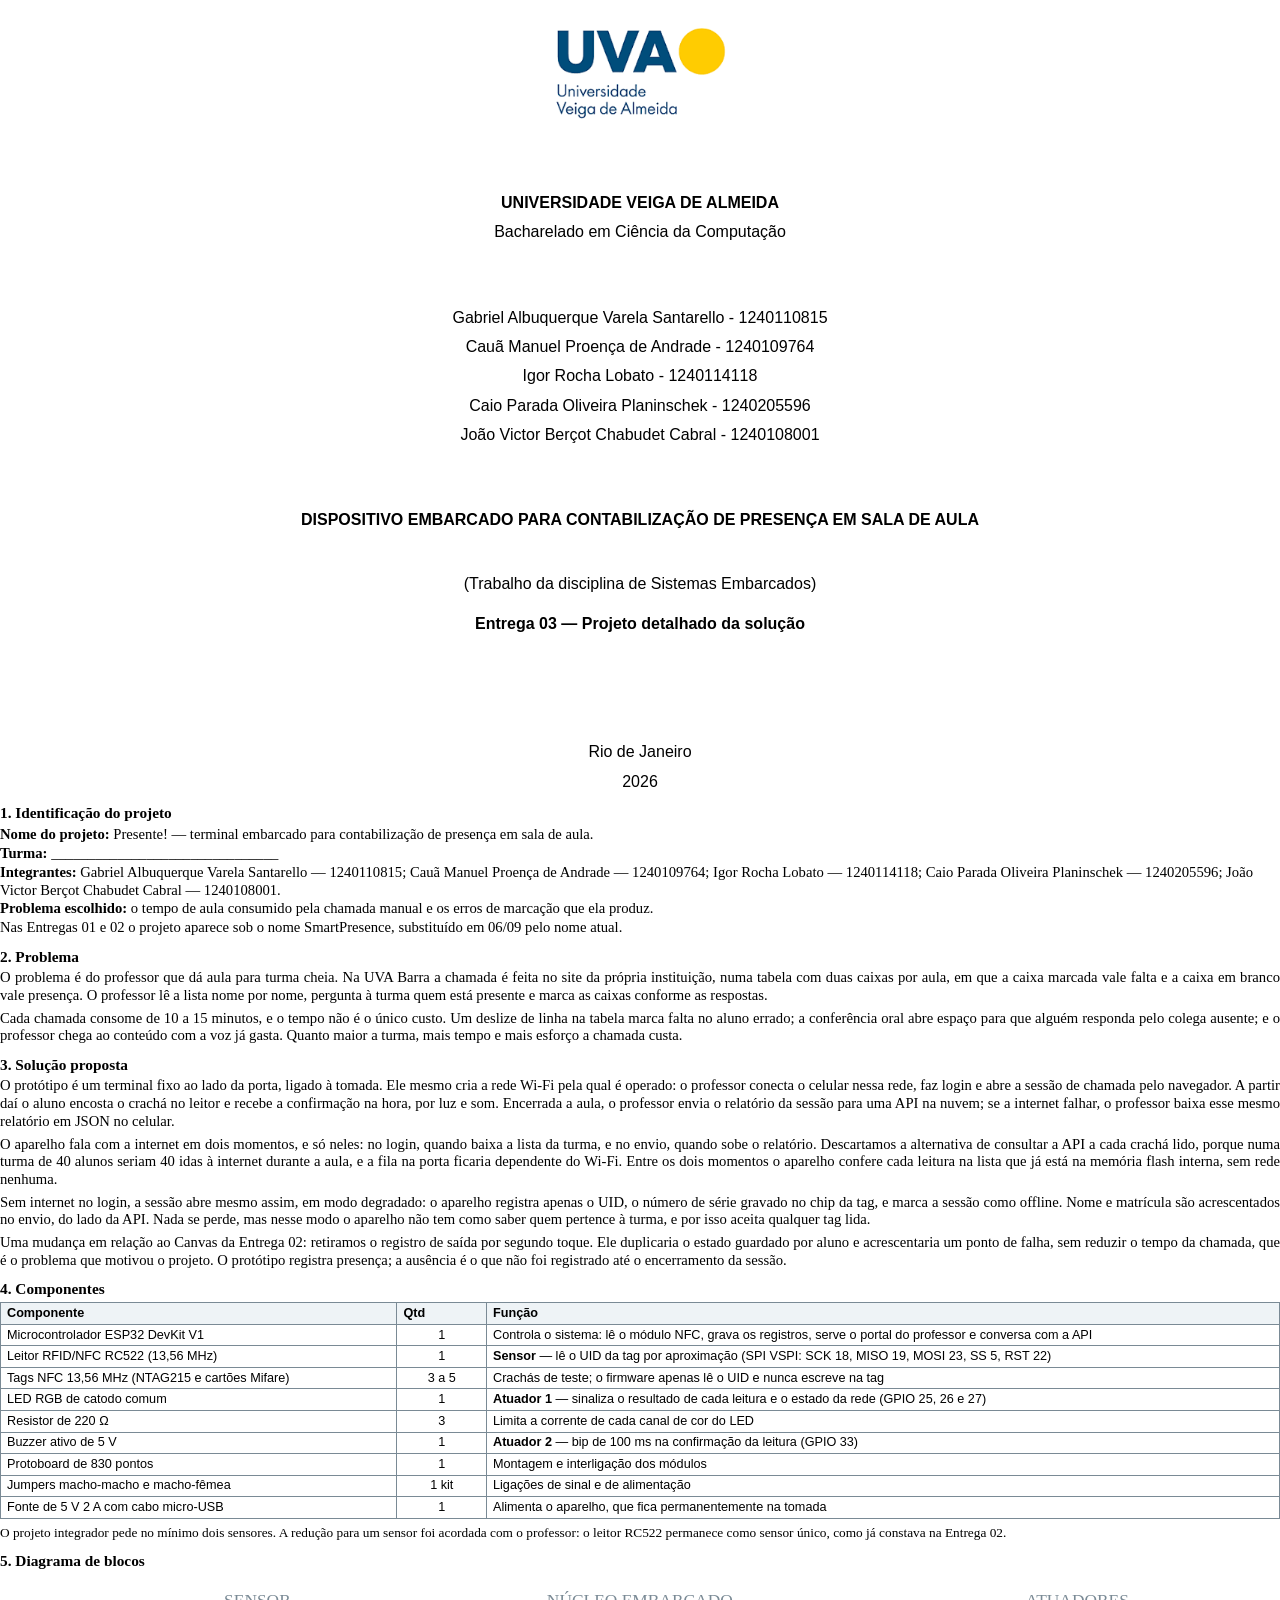
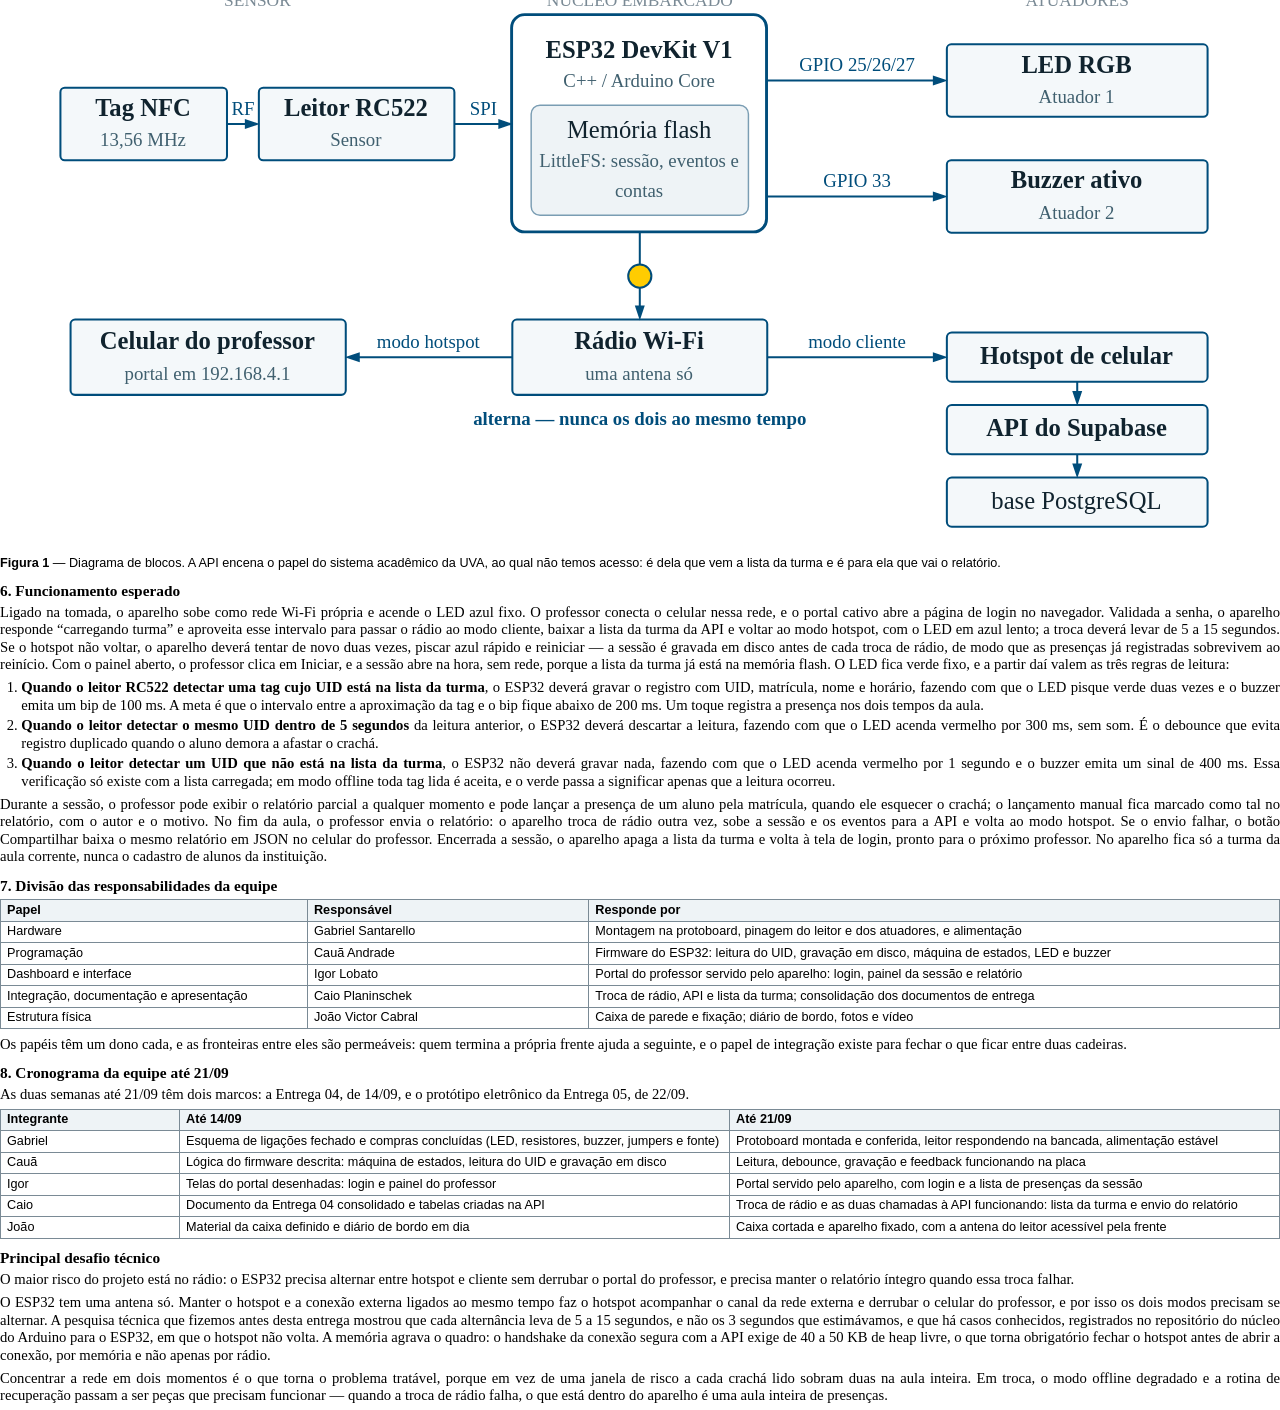
<file: docs/entregas/entrega-03/entrega-03-rascunho.html>
<!doctype html>
<html lang="pt-BR">
<head>
<meta charset="utf-8">
<title>Entrega 03 — Projeto detalhado da solução</title>
<style>
  @page { size: A4; margin: 2.2cm 2cm 1.8cm 2.5cm; }
  @page :first { margin: 2.5cm 3cm 2cm 3cm; }

  html { -webkit-print-color-adjust: exact; print-color-adjust: exact; }
  body {
    font-family: "Times New Roman", Times, serif;
    font-size: 11pt;
    line-height: 1.2;
    color: #000;
    margin: 0;
    text-align: justify;
    hyphens: none;
  }

  /* ---------- capa ---------- */
  .capa {
    page-break-after: always;
    text-align: center;
    font-family: Calibri, "Segoe UI", Arial, sans-serif;
    font-size: 12pt;
    line-height: 1.5;
    height: 100%;
  }
  .capa img { width: 146pt; display: block; margin: 0 auto 34pt; }
  .capa .inst { font-weight: bold; }
  .capa .nomes { margin-top: 46pt; }
  .capa .titulo { margin-top: 46pt; font-weight: bold; }
  .capa .disc { margin-top: 30pt; }
  .capa .local { margin-top: 78pt; }

  /* ---------- corpo ---------- */
  h1 {
    font-size: 13pt; text-align: center; margin: 0 0 12pt;
    text-transform: uppercase; letter-spacing: .3pt;
  }
  h2 {
    font-size: 11.5pt; margin: 8pt 0 2.5pt; text-align: left;
    page-break-after: avoid;
  }
  p { margin: 0 0 4pt; orphans: 2; widows: 2; }
  ol { margin: 0 0 4pt; padding-left: 16pt; }
  ol li { margin-bottom: 2pt; }
  .ident p { margin-bottom: 1pt; text-align: left; }
  .nota { font-size: 10pt; margin-top: 4pt; }

  table {
    width: 100%; border-collapse: collapse; margin: 3pt 0 5pt;
    font-family: Calibri, "Segoe UI", Arial, sans-serif;
    font-size: 9.5pt; line-height: 1.2; text-align: left;
  }
  th, td { border: .5pt solid #7a8a95; padding: 2pt 4.5pt; vertical-align: top; }
  th { background: #eef3f6; font-weight: bold; }
  td.n { text-align: center; white-space: nowrap; }
  thead { display: table-header-group; }

  figure { margin: 5pt 0 4pt; text-align: center; }
  figure svg { width: 92%; height: auto; }
  figcaption {
    font-size: 9.5pt; line-height: 1.2; margin-top: 4pt;
    text-align: justify; font-family: Calibri, "Segoe UI", Arial, sans-serif;
  }

</style>
</head>
<body>

<!-- ============ CAPA ============ -->
<section class="capa">
  <img src="../../assets/uva-logo.png" alt="Universidade Veiga de Almeida">
  <p class="inst">UNIVERSIDADE VEIGA DE ALMEIDA</p>
  <p>Bacharelado em Ciência da Computação</p>

  <div class="nomes">
    <p>Gabriel Albuquerque Varela Santarello - 1240110815</p>
    <p>Cauã Manuel Proença de Andrade - 1240109764</p>
    <p>Igor Rocha Lobato - 1240114118</p>
    <p>Caio Parada Oliveira Planinschek - 1240205596</p>
    <p>João Victor Berçot Chabudet Cabral - 1240108001</p>
  </div>

  <p class="titulo">DISPOSITIVO EMBARCADO PARA CONTABILIZAÇÃO DE PRESENÇA EM SALA DE AULA</p>

  <p class="disc">(Trabalho da disciplina de Sistemas Embarcados)</p>
  <p class="disc" style="margin-top:12pt"><b>Entrega 03 — Projeto detalhado da solução</b></p>

  <div class="local">
    <p>Rio de Janeiro</p>
    <p>2026</p>
  </div>
</section>

<!-- ============ CORPO ============ -->
<h2>1. Identificação do projeto</h2>
<div class="ident">
  <p><b>Nome do projeto:</b> Presente! — terminal embarcado para contabilização de presença em sala de aula.</p>
  <p><b>Turma:</b> _______________________________</p>
  <p><b>Integrantes:</b> Gabriel Albuquerque Varela Santarello — 1240110815; Cauã Manuel Proença de Andrade — 1240109764; Igor Rocha Lobato — 1240114118; Caio Parada Oliveira Planinschek — 1240205596; João Victor Berçot Chabudet Cabral — 1240108001.</p>
  <p><b>Problema escolhido:</b> o tempo de aula consumido pela chamada manual e os erros de marcação que ela produz.</p>
</div>
<p>Nas Entregas 01 e 02 o projeto aparece sob o nome SmartPresence, substituído em 06/09 pelo nome atual.</p>

<h2>2. Problema</h2>
<p>O problema é do professor que dá aula para turma cheia. Na UVA Barra a chamada é feita no site da própria instituição, numa tabela com duas caixas por aula, em que a caixa marcada vale falta e a caixa em branco vale presença. O professor lê a lista nome por nome, pergunta à turma quem está presente e marca as caixas conforme as respostas.</p>
<p>Cada chamada consome de 10 a 15 minutos, e o tempo não é o único custo. Um deslize de linha na tabela marca falta no aluno errado; a conferência oral abre espaço para que alguém responda pelo colega ausente; e o professor chega ao conteúdo com a voz já gasta. Quanto maior a turma, mais tempo e mais esforço a chamada custa.</p>

<h2>3. Solução proposta</h2>
<p>O protótipo é um terminal fixo ao lado da porta, ligado à tomada. Ele mesmo cria a rede Wi-Fi pela qual é operado: o professor conecta o celular nessa rede, faz login e abre a sessão de chamada pelo navegador. A partir daí o aluno encosta o crachá no leitor e recebe a confirmação na hora, por luz e som. Encerrada a aula, o professor envia o relatório da sessão para uma API na nuvem; se a internet falhar, o professor baixa esse mesmo relatório em JSON no celular.</p>
<p>O aparelho fala com a internet em dois momentos, e só neles: no login, quando baixa a lista da turma, e no envio, quando sobe o relatório. Descartamos a alternativa de consultar a API a cada crachá lido, porque numa turma de 40 alunos seriam 40 idas à internet durante a aula, e a fila na porta ficaria dependente do Wi-Fi. Entre os dois momentos o aparelho confere cada leitura na lista que já está na memória flash interna, sem rede nenhuma.</p>
<p>Sem internet no login, a sessão abre mesmo assim, em modo degradado: o aparelho registra apenas o UID, o número de série gravado no chip da tag, e marca a sessão como offline. Nome e matrícula são acrescentados no envio, do lado da API. Nada se perde, mas nesse modo o aparelho não tem como saber quem pertence à turma, e por isso aceita qualquer tag lida.</p>
<p>Uma mudança em relação ao Canvas da Entrega 02: retiramos o registro de saída por segundo toque. Ele duplicaria o estado guardado por aluno e acrescentaria um ponto de falha, sem reduzir o tempo da chamada, que é o problema que motivou o projeto. O protótipo registra presença; a ausência é o que não foi registrado até o encerramento da sessão.</p>

<h2>4. Componentes</h2>
<table>
  <thead>
    <tr><th style="width:31%">Componente</th><th style="width:7%">Qtd</th><th>Função</th></tr>
  </thead>
  <tbody>
    <tr><td>Microcontrolador ESP32 DevKit V1</td><td class="n">1</td><td>Controla o sistema: lê o módulo NFC, grava os registros, serve o portal do professor e conversa com a API</td></tr>
    <tr><td>Leitor RFID/NFC RC522 (13,56 MHz)</td><td class="n">1</td><td><b>Sensor</b> — lê o UID da tag por aproximação (SPI VSPI: SCK 18, MISO 19, MOSI 23, SS 5, RST 22)</td></tr>
    <tr><td>Tags NFC 13,56 MHz (NTAG215 e cartões Mifare)</td><td class="n">3 a 5</td><td>Crachás de teste; o firmware apenas lê o UID e nunca escreve na tag</td></tr>
    <tr><td>LED RGB de catodo comum</td><td class="n">1</td><td><b>Atuador 1</b> — sinaliza o resultado de cada leitura e o estado da rede (GPIO 25, 26 e 27)</td></tr>
    <tr><td>Resistor de 220 Ω</td><td class="n">3</td><td>Limita a corrente de cada canal de cor do LED</td></tr>
    <tr><td>Buzzer ativo de 5 V</td><td class="n">1</td><td><b>Atuador 2</b> — bip de 100 ms na confirmação da leitura (GPIO 33)</td></tr>
    <tr><td>Protoboard de 830 pontos</td><td class="n">1</td><td>Montagem e interligação dos módulos</td></tr>
    <tr><td>Jumpers macho-macho e macho-fêmea</td><td class="n">1 kit</td><td>Ligações de sinal e de alimentação</td></tr>
    <tr><td>Fonte de 5 V 2 A com cabo micro-USB</td><td class="n">1</td><td>Alimenta o aparelho, que fica permanentemente na tomada</td></tr>
  </tbody>
</table>
<p class="nota">O projeto integrador pede no mínimo dois sensores. A redução para um sensor foi acordada com o professor: o leitor RC522 permanece como sensor único, como já constava na Entrega 02.</p>

<h2>5. Diagrama de blocos</h2>
<figure>
<svg role="img" aria-label="Diagrama de blocos do terminal Presente!" xmlns="http://www.w3.org/2000/svg" style="background: transparent; background-color: transparent; color-scheme: light;" xmlns:xlink="http://www.w3.org/1999/xlink" version="1.1" viewBox="0 0 813 393"><defs/><g><g data-cell-id="0"><g data-cell-id="1"><g data-cell-id="band-sensor"><g><rect x="6" y="6" width="272" height="20" fill="none" stroke="none" pointer-events="all"/></g><g><g><switch><foreignObject style="overflow: visible; text-align: left;" pointer-events="none" width="100%" height="100%" requiredFeatures="http://www.w3.org/TR/SVG11/feature#Extensibility"><div xmlns="http://www.w3.org/1999/xhtml" style="display: flex; align-items: unsafe center; justify-content: unsafe center; width: 1px; height: 1px; padding-top: 16px; margin-left: 142px;"><div style="box-sizing: border-box; font-size: 0; text-align: center; color: #7A8A95; "><div style="display: inline-block; font-size: 12px; font-family: Calibri; color: #7A8A95; line-height: 1.2; pointer-events: all; white-space: nowrap; ">SENSOR</div></div></div></foreignObject><text x="142" y="20" fill="#7A8A95" font-family="Calibri" font-size="12px" text-anchor="middle" style="fill: rgb(122, 138, 149);">SENSOR</text></switch></g></g></g><g data-cell-id="band-core"><g><rect x="318" y="6" width="176" height="20" fill="none" stroke="none" pointer-events="all"/></g><g><g><switch><foreignObject style="overflow: visible; text-align: left;" pointer-events="none" width="100%" height="100%" requiredFeatures="http://www.w3.org/TR/SVG11/feature#Extensibility"><div xmlns="http://www.w3.org/1999/xhtml" style="display: flex; align-items: unsafe center; justify-content: unsafe center; width: 1px; height: 1px; padding-top: 16px; margin-left: 406px;"><div style="box-sizing: border-box; font-size: 0; text-align: center; color: #7A8A95; "><div style="display: inline-block; font-size: 12px; font-family: Calibri; color: #7A8A95; line-height: 1.2; pointer-events: all; white-space: nowrap; ">NÚCLEO EMBARCADO</div></div></div></foreignObject><text x="406" y="20" fill="#7A8A95" font-family="Calibri" font-size="12px" text-anchor="middle" style="fill: rgb(122, 138, 149);">NÚCLEO EMBARCADO</text></switch></g></g></g><g data-cell-id="band-atuadores"><g><rect x="618" y="6" width="180" height="20" fill="none" stroke="none" pointer-events="all"/></g><g><g><switch><foreignObject style="overflow: visible; text-align: left;" pointer-events="none" width="100%" height="100%" requiredFeatures="http://www.w3.org/TR/SVG11/feature#Extensibility"><div xmlns="http://www.w3.org/1999/xhtml" style="display: flex; align-items: unsafe center; justify-content: unsafe center; width: 1px; height: 1px; padding-top: 16px; margin-left: 708px;"><div style="box-sizing: border-box; font-size: 0; text-align: center; color: #7A8A95; "><div style="display: inline-block; font-size: 12px; font-family: Calibri; color: #7A8A95; line-height: 1.2; pointer-events: all; white-space: nowrap; ">ATUADORES</div></div></div></foreignObject><text x="708" y="20" fill="#7A8A95" font-family="Calibri" font-size="12px" text-anchor="middle" style="fill: rgb(122, 138, 149);">ATUADORES</text></switch></g></g></g><g data-cell-id="tag"><g transform="translate(0.5,0.5)"><rect x="6" y="76" width="115" height="50" rx="3" ry="3" fill="#f4f8fa" stroke="#004d7b" stroke-width="1.4" pointer-events="all" style="fill: rgb(244, 248, 250); stroke: rgb(0, 77, 123);"/></g><g><g><switch><foreignObject style="overflow: visible; text-align: left;" pointer-events="none" width="100%" height="100%" requiredFeatures="http://www.w3.org/TR/SVG11/feature#Extensibility"><div xmlns="http://www.w3.org/1999/xhtml" style="display: flex; align-items: unsafe center; justify-content: unsafe center; width: 113px; height: 1px; padding-top: 101px; margin-left: 7px;"><div style="box-sizing: border-box; font-size: 0; text-align: center; color: #10232E; "><div style="display: inline-block; font-size: 17px; font-family: Calibri; color: #10232E; line-height: 1.2; pointer-events: all; white-space: normal; word-wrap: normal; "><b>Tag NFC</b><br /><span style="font-size: 13px; color: rgb(64, 96, 111);">13,56 MHz</span></div></div></div></foreignObject><text x="64" y="96" fill="#10232E" font-family="Calibri" font-size="17px" text-anchor="middle" style="fill: rgb(16, 35, 46);"><tspan x="64" y="96">Tag NFC</tspan><tspan x="64" y="116">13,56 MHz</tspan></text></switch></g></g></g><g data-cell-id="rc522"><g transform="translate(0.5,0.5)"><rect x="143" y="76" width="135" height="50" rx="3" ry="3" fill="#f4f8fa" stroke="#004d7b" stroke-width="1.4" pointer-events="all" style="fill: rgb(244, 248, 250); stroke: rgb(0, 77, 123);"/></g><g><g><switch><foreignObject style="overflow: visible; text-align: left;" pointer-events="none" width="100%" height="100%" requiredFeatures="http://www.w3.org/TR/SVG11/feature#Extensibility"><div xmlns="http://www.w3.org/1999/xhtml" style="display: flex; align-items: unsafe center; justify-content: unsafe center; width: 133px; height: 1px; padding-top: 101px; margin-left: 144px;"><div style="box-sizing: border-box; font-size: 0; text-align: center; color: #10232E; "><div style="display: inline-block; font-size: 17px; font-family: Calibri; color: #10232E; line-height: 1.2; pointer-events: all; white-space: normal; word-wrap: normal; "><b>Leitor RC522</b><br /><span style="font-size: 13px; color: rgb(64, 96, 111);">Sensor</span></div></div></div></foreignObject><text x="211" y="96" fill="#10232E" font-family="Calibri" font-size="17px" text-anchor="middle" style="fill: rgb(16, 35, 46);"><tspan x="211" y="96">Leitor RC522</tspan><tspan x="211" y="116">Sensor</tspan></text></switch></g></g></g><g data-cell-id="esp32"><g><rect x="318" y="26" width="176" height="150" rx="9" ry="9" fill="#ffffff" stroke="#004d7b" stroke-width="2" pointer-events="all" style="fill: rgb(255, 255, 255); stroke: rgb(0, 77, 123);"/></g><g><g><switch><foreignObject style="overflow: visible; text-align: left;" pointer-events="none" width="100%" height="100%" requiredFeatures="http://www.w3.org/TR/SVG11/feature#Extensibility"><div xmlns="http://www.w3.org/1999/xhtml" style="display: flex; align-items: unsafe flex-start; justify-content: unsafe center; width: 174px; height: 1px; padding-top: 41px; margin-left: 319px;"><div style="box-sizing: border-box; font-size: 0; text-align: center; color: #10232E; "><div style="display: inline-block; font-size: 17px; font-family: Calibri; color: #10232E; line-height: 1.2; pointer-events: all; white-space: normal; word-wrap: normal; "><b>ESP32 DevKit V1</b><br /><span style="font-size: 13px; color: rgb(64, 96, 111);">C++ / Arduino Core</span></div></div></div></foreignObject><text x="406" y="58" fill="#10232E" font-family="Calibri" font-size="17px" text-anchor="middle" style="fill: rgb(16, 35, 46);"><tspan x="406" y="58">ESP32 DevKit V1</tspan><tspan x="406" y="78">C++ / Arduino Core</tspan></text></switch></g></g><g data-cell-id="flash"><g transform="translate(0.5,0.5)"><rect x="331" y="88" width="150" height="76" rx="6.08" ry="6.08" fill="#eef3f6" stroke="#7a9db3" pointer-events="all" style="fill: rgb(238, 243, 246); stroke: rgb(122, 157, 179);"/></g><g><g><switch><foreignObject style="overflow: visible; text-align: left;" pointer-events="none" width="100%" height="100%" requiredFeatures="http://www.w3.org/TR/SVG11/feature#Extensibility"><div xmlns="http://www.w3.org/1999/xhtml" style="display: flex; align-items: unsafe center; justify-content: unsafe center; width: 148px; height: 1px; padding-top: 126px; margin-left: 332px;"><div style="box-sizing: border-box; font-size: 0; text-align: center; color: #10232E; "><div style="display: inline-block; font-size: 17px; font-family: Calibri; color: #10232E; line-height: 1.2; pointer-events: all; white-space: normal; word-wrap: normal; ">Memória flash<br /><span style="font-size: 13px; color: rgb(64, 96, 111);">LittleFS: sessão, eventos e contas</span></div></div></div></foreignObject><text x="406" y="111" fill="#10232E" font-family="Calibri" font-size="17px" text-anchor="middle" style="fill: rgb(16, 35, 46);"><tspan x="406" y="111">Memória flash</tspan><tspan x="406" y="131">LittleFS: sessão,</tspan><tspan x="406" y="151">eventos e contas</tspan></text></switch></g></g></g></g><g data-cell-id="led"><g transform="translate(0.5,0.5)"><rect x="618" y="46" width="180" height="50" rx="3" ry="3" fill="#f4f8fa" stroke="#004d7b" stroke-width="1.4" pointer-events="all" style="fill: rgb(244, 248, 250); stroke: rgb(0, 77, 123);"/></g><g><g><switch><foreignObject style="overflow: visible; text-align: left;" pointer-events="none" width="100%" height="100%" requiredFeatures="http://www.w3.org/TR/SVG11/feature#Extensibility"><div xmlns="http://www.w3.org/1999/xhtml" style="display: flex; align-items: unsafe center; justify-content: unsafe center; width: 178px; height: 1px; padding-top: 71px; margin-left: 619px;"><div style="box-sizing: border-box; font-size: 0; text-align: center; color: #10232E; "><div style="display: inline-block; font-size: 17px; font-family: Calibri; color: #10232E; line-height: 1.2; pointer-events: all; white-space: normal; word-wrap: normal; "><b>LED RGB</b><br /><span style="font-size: 13px; color: rgb(64, 96, 111);">Atuador 1</span></div></div></div></foreignObject><text x="708" y="66" fill="#10232E" font-family="Calibri" font-size="17px" text-anchor="middle" style="fill: rgb(16, 35, 46);"><tspan x="708" y="66">LED RGB</tspan><tspan x="708" y="86">Atuador 1</tspan></text></switch></g></g></g><g data-cell-id="buzzer"><g transform="translate(0.5,0.5)"><rect x="618" y="126" width="180" height="50" rx="3" ry="3" fill="#f4f8fa" stroke="#004d7b" stroke-width="1.4" pointer-events="all" style="fill: rgb(244, 248, 250); stroke: rgb(0, 77, 123);"/></g><g><g><switch><foreignObject style="overflow: visible; text-align: left;" pointer-events="none" width="100%" height="100%" requiredFeatures="http://www.w3.org/TR/SVG11/feature#Extensibility"><div xmlns="http://www.w3.org/1999/xhtml" style="display: flex; align-items: unsafe center; justify-content: unsafe center; width: 178px; height: 1px; padding-top: 151px; margin-left: 619px;"><div style="box-sizing: border-box; font-size: 0; text-align: center; color: #10232E; "><div style="display: inline-block; font-size: 17px; font-family: Calibri; color: #10232E; line-height: 1.2; pointer-events: all; white-space: normal; word-wrap: normal; "><b>Buzzer ativo</b><br /><span style="font-size: 13px; color: rgb(64, 96, 111);">Atuador 2</span></div></div></div></foreignObject><text x="708" y="146" fill="#10232E" font-family="Calibri" font-size="17px" text-anchor="middle" style="fill: rgb(16, 35, 46);"><tspan x="708" y="146">Buzzer ativo</tspan><tspan x="708" y="166">Atuador 2</tspan></text></switch></g></g></g><g data-cell-id="switch"><g transform="translate(0.5,0.5)"><ellipse cx="406" cy="206" rx="8" ry="8" fill="#ffcc01" stroke="#004d7b" stroke-width="1.4" pointer-events="all" style="fill: rgb(255, 204, 1); stroke: rgb(0, 77, 123);"/></g></g><g data-cell-id="radio"><g transform="translate(0.5,0.5)"><rect x="318" y="236" width="176" height="52" rx="3.12" ry="3.12" fill="#f4f8fa" stroke="#004d7b" stroke-width="1.4" pointer-events="all" style="fill: rgb(244, 248, 250); stroke: rgb(0, 77, 123);"/></g><g><g><switch><foreignObject style="overflow: visible; text-align: left;" pointer-events="none" width="100%" height="100%" requiredFeatures="http://www.w3.org/TR/SVG11/feature#Extensibility"><div xmlns="http://www.w3.org/1999/xhtml" style="display: flex; align-items: unsafe center; justify-content: unsafe center; width: 174px; height: 1px; padding-top: 262px; margin-left: 319px;"><div style="box-sizing: border-box; font-size: 0; text-align: center; color: #10232E; "><div style="display: inline-block; font-size: 17px; font-family: Calibri; color: #10232E; line-height: 1.2; pointer-events: all; white-space: normal; word-wrap: normal; "><b>Rádio Wi-Fi</b><br /><span style="font-size: 13px; color: rgb(64, 96, 111);">uma antena só</span></div></div></div></foreignObject><text x="406" y="257" fill="#10232E" font-family="Calibri" font-size="17px" text-anchor="middle" style="fill: rgb(16, 35, 46);"><tspan x="406" y="257">Rádio Wi-Fi</tspan><tspan x="406" y="277">uma antena só</tspan></text></switch></g></g></g><g data-cell-id="nota-radio"><g><rect x="286" y="294" width="240" height="20" fill="none" stroke="none" pointer-events="all"/></g><g><g><switch><foreignObject style="overflow: visible; text-align: left;" pointer-events="none" width="100%" height="100%" requiredFeatures="http://www.w3.org/TR/SVG11/feature#Extensibility"><div xmlns="http://www.w3.org/1999/xhtml" style="display: flex; align-items: unsafe center; justify-content: unsafe center; width: 1px; height: 1px; padding-top: 304px; margin-left: 406px;"><div style="box-sizing: border-box; font-size: 0; text-align: center; color: #004D7B; "><div style="display: inline-block; font-size: 13px; font-family: Calibri; color: #004D7B; line-height: 1.2; pointer-events: all; white-space: nowrap; "><b>alterna — nunca os dois ao mesmo tempo</b></div></div></div></foreignObject><text x="406" y="308" fill="#004D7B" font-family="Calibri" font-size="13px" text-anchor="middle" style="fill: rgb(0, 77, 123);">alterna — nunca os dois ao mesmo tempo</text></switch></g></g></g><g data-cell-id="celular"><g transform="translate(0.5,0.5)"><rect x="13" y="236" width="190" height="52" rx="3.12" ry="3.12" fill="#f4f8fa" stroke="#004d7b" stroke-width="1.4" pointer-events="all" style="fill: rgb(244, 248, 250); stroke: rgb(0, 77, 123);"/></g><g><g><switch><foreignObject style="overflow: visible; text-align: left;" pointer-events="none" width="100%" height="100%" requiredFeatures="http://www.w3.org/TR/SVG11/feature#Extensibility"><div xmlns="http://www.w3.org/1999/xhtml" style="display: flex; align-items: unsafe center; justify-content: unsafe center; width: 188px; height: 1px; padding-top: 262px; margin-left: 14px;"><div style="box-sizing: border-box; font-size: 0; text-align: center; color: #10232E; "><div style="display: inline-block; font-size: 17px; font-family: Calibri; color: #10232E; line-height: 1.2; pointer-events: all; white-space: normal; word-wrap: normal; "><b>Celular do professor</b><br /><span style="font-size: 13px; color: rgb(64, 96, 111);">portal em 192.168.4.1</span></div></div></div></foreignObject><text x="108" y="257" fill="#10232E" font-family="Calibri" font-size="17px" text-anchor="middle" style="fill: rgb(16, 35, 46);"><tspan x="108" y="257">Celular do professor</tspan><tspan x="108" y="277">portal em 192.168.4.1</tspan></text></switch></g></g></g><g data-cell-id="hotspot"><g transform="translate(0.5,0.5)"><rect x="618" y="245" width="180" height="34" rx="3.4" ry="3.4" fill="#f4f8fa" stroke="#004d7b" stroke-width="1.4" pointer-events="all" style="fill: rgb(244, 248, 250); stroke: rgb(0, 77, 123);"/></g><g><g><switch><foreignObject style="overflow: visible; text-align: left;" pointer-events="none" width="100%" height="100%" requiredFeatures="http://www.w3.org/TR/SVG11/feature#Extensibility"><div xmlns="http://www.w3.org/1999/xhtml" style="display: flex; align-items: unsafe center; justify-content: unsafe center; width: 178px; height: 1px; padding-top: 262px; margin-left: 619px;"><div style="box-sizing: border-box; font-size: 0; text-align: center; color: #10232E; "><div style="display: inline-block; font-size: 17px; font-family: Calibri; color: #10232E; line-height: 1.2; pointer-events: all; white-space: normal; word-wrap: normal; "><b>Hotspot de celular</b></div></div></div></foreignObject><text x="708" y="267" fill="#10232E" font-family="Calibri" font-size="17px" text-anchor="middle" style="fill: rgb(16, 35, 46);">Hotspot de celular</text></switch></g></g></g><g data-cell-id="api"><g transform="translate(0.5,0.5)"><rect x="618" y="295" width="180" height="34" rx="3.4" ry="3.4" fill="#f4f8fa" stroke="#004d7b" stroke-width="1.4" pointer-events="all" style="fill: rgb(244, 248, 250); stroke: rgb(0, 77, 123);"/></g><g><g><switch><foreignObject style="overflow: visible; text-align: left;" pointer-events="none" width="100%" height="100%" requiredFeatures="http://www.w3.org/TR/SVG11/feature#Extensibility"><div xmlns="http://www.w3.org/1999/xhtml" style="display: flex; align-items: unsafe center; justify-content: unsafe center; width: 178px; height: 1px; padding-top: 312px; margin-left: 619px;"><div style="box-sizing: border-box; font-size: 0; text-align: center; color: #10232E; "><div style="display: inline-block; font-size: 17px; font-family: Calibri; color: #10232E; line-height: 1.2; pointer-events: all; white-space: normal; word-wrap: normal; "><b>API do Supabase</b></div></div></div></foreignObject><text x="708" y="317" fill="#10232E" font-family="Calibri" font-size="17px" text-anchor="middle" style="fill: rgb(16, 35, 46);">API do Supabase</text></switch></g></g></g><g data-cell-id="postgres"><g transform="translate(0.5,0.5)"><rect x="618" y="345" width="180" height="34" rx="3.4" ry="3.4" fill="#f4f8fa" stroke="#004d7b" stroke-width="1.4" pointer-events="all" style="fill: rgb(244, 248, 250); stroke: rgb(0, 77, 123);"/></g><g><g><switch><foreignObject style="overflow: visible; text-align: left;" pointer-events="none" width="100%" height="100%" requiredFeatures="http://www.w3.org/TR/SVG11/feature#Extensibility"><div xmlns="http://www.w3.org/1999/xhtml" style="display: flex; align-items: unsafe center; justify-content: unsafe center; width: 178px; height: 1px; padding-top: 362px; margin-left: 619px;"><div style="box-sizing: border-box; font-size: 0; text-align: center; color: #10232E; "><div style="display: inline-block; font-size: 17px; font-family: Calibri; color: #10232E; line-height: 1.2; pointer-events: all; white-space: normal; word-wrap: normal; ">base PostgreSQL</div></div></div></foreignObject><text x="708" y="367" fill="#10232E" font-family="Calibri" font-size="17px" text-anchor="middle" style="fill: rgb(16, 35, 46);">base PostgreSQL</text></switch></g></g></g><g data-cell-id="e-tag-rc522"><g transform="translate(0.5,0.5)"><path d="M 121 101 L 134.03 101" fill="none" stroke="#004d7b" stroke-width="1.4" stroke-miterlimit="10" pointer-events="stroke" style="stroke: rgb(0, 77, 123);"/><path d="M 141.43 101 L 134.03 103.47 L 134.03 98.53 Z" fill="#004d7b" stroke="#004d7b" stroke-width="1.4" stroke-miterlimit="10" pointer-events="all" style="fill: rgb(0, 77, 123); stroke: rgb(0, 77, 123);"/></g><g><g><switch><foreignObject style="overflow: visible; text-align: left;" pointer-events="none" width="100%" height="100%" requiredFeatures="http://www.w3.org/TR/SVG11/feature#Extensibility"><div xmlns="http://www.w3.org/1999/xhtml" style="display: flex; align-items: unsafe flex-end; justify-content: unsafe center; width: 1px; height: 1px; padding-top: 98px; margin-left: 132px;"><div style="box-sizing: border-box; font-size: 0; text-align: center; color: #004D7B; "><div style="display: inline-block; font-size: 13px; font-family: Calibri; color: #004D7B; line-height: 1.2; pointer-events: all; white-space: nowrap; ">RF</div></div></div></foreignObject><text x="132" y="98" fill="#004D7B" font-family="Calibri" font-size="13px" text-anchor="middle" style="fill: rgb(0, 77, 123);">RF</text></switch></g></g></g><g data-cell-id="e-rc522-esp32"><g transform="translate(0.5,0.5)"><path d="M 278 101 L 309.03 101" fill="none" stroke="#004d7b" stroke-width="1.4" stroke-miterlimit="10" pointer-events="stroke" style="stroke: rgb(0, 77, 123);"/><path d="M 316.43 101 L 309.03 103.47 L 309.03 98.53 Z" fill="#004d7b" stroke="#004d7b" stroke-width="1.4" stroke-miterlimit="10" pointer-events="all" style="fill: rgb(0, 77, 123); stroke: rgb(0, 77, 123);"/></g><g><g><switch><foreignObject style="overflow: visible; text-align: left;" pointer-events="none" width="100%" height="100%" requiredFeatures="http://www.w3.org/TR/SVG11/feature#Extensibility"><div xmlns="http://www.w3.org/1999/xhtml" style="display: flex; align-items: unsafe flex-end; justify-content: unsafe center; width: 1px; height: 1px; padding-top: 98px; margin-left: 298px;"><div style="box-sizing: border-box; font-size: 0; text-align: center; color: #004D7B; "><div style="display: inline-block; font-size: 13px; font-family: Calibri; color: #004D7B; line-height: 1.2; pointer-events: all; white-space: nowrap; ">SPI</div></div></div></foreignObject><text x="298" y="98" fill="#004D7B" font-family="Calibri" font-size="13px" text-anchor="middle" style="fill: rgb(0, 77, 123);">SPI</text></switch></g></g></g><g data-cell-id="e-esp32-led"><g transform="translate(0.5,0.5)"><path d="M 494 71 L 609.03 71" fill="none" stroke="#004d7b" stroke-width="1.4" stroke-miterlimit="10" pointer-events="stroke" style="stroke: rgb(0, 77, 123);"/><path d="M 616.43 71 L 609.03 73.47 L 609.03 68.53 Z" fill="#004d7b" stroke="#004d7b" stroke-width="1.4" stroke-miterlimit="10" pointer-events="all" style="fill: rgb(0, 77, 123); stroke: rgb(0, 77, 123);"/></g><g><g><switch><foreignObject style="overflow: visible; text-align: left;" pointer-events="none" width="100%" height="100%" requiredFeatures="http://www.w3.org/TR/SVG11/feature#Extensibility"><div xmlns="http://www.w3.org/1999/xhtml" style="display: flex; align-items: unsafe flex-end; justify-content: unsafe center; width: 1px; height: 1px; padding-top: 68px; margin-left: 556px;"><div style="box-sizing: border-box; font-size: 0; text-align: center; color: #004D7B; "><div style="display: inline-block; font-size: 13px; font-family: Calibri; color: #004D7B; line-height: 1.2; pointer-events: all; white-space: nowrap; ">GPIO 25/26/27</div></div></div></foreignObject><text x="556" y="68" fill="#004D7B" font-family="Calibri" font-size="13px" text-anchor="middle" style="fill: rgb(0, 77, 123);">GPIO 25/26/27</text></switch></g></g></g><g data-cell-id="e-esp32-buzzer"><g transform="translate(0.5,0.5)"><path d="M 494 151 L 609.03 151" fill="none" stroke="#004d7b" stroke-width="1.4" stroke-miterlimit="10" pointer-events="stroke" style="stroke: rgb(0, 77, 123);"/><path d="M 616.43 151 L 609.03 153.47 L 609.03 148.53 Z" fill="#004d7b" stroke="#004d7b" stroke-width="1.4" stroke-miterlimit="10" pointer-events="all" style="fill: rgb(0, 77, 123); stroke: rgb(0, 77, 123);"/></g><g><g><switch><foreignObject style="overflow: visible; text-align: left;" pointer-events="none" width="100%" height="100%" requiredFeatures="http://www.w3.org/TR/SVG11/feature#Extensibility"><div xmlns="http://www.w3.org/1999/xhtml" style="display: flex; align-items: unsafe flex-end; justify-content: unsafe center; width: 1px; height: 1px; padding-top: 148px; margin-left: 556px;"><div style="box-sizing: border-box; font-size: 0; text-align: center; color: #004D7B; "><div style="display: inline-block; font-size: 13px; font-family: Calibri; color: #004D7B; line-height: 1.2; pointer-events: all; white-space: nowrap; ">GPIO 33</div></div></div></foreignObject><text x="556" y="148" fill="#004D7B" font-family="Calibri" font-size="13px" text-anchor="middle" style="fill: rgb(0, 77, 123);">GPIO 33</text></switch></g></g></g><g data-cell-id="e-esp32-switch"><g transform="translate(0.5,0.5)"><path d="M 406 176 L 406 198" fill="none" stroke="#004d7b" stroke-width="1.4" stroke-miterlimit="10" pointer-events="stroke" style="stroke: rgb(0, 77, 123);"/></g></g><g data-cell-id="e-switch-radio"><g transform="translate(0.5,0.5)"><path d="M 406 214 L 406 227.03" fill="none" stroke="#004d7b" stroke-width="1.4" stroke-miterlimit="10" pointer-events="stroke" style="stroke: rgb(0, 77, 123);"/><path d="M 406 234.43 L 403.53 227.03 L 408.47 227.03 Z" fill="#004d7b" stroke="#004d7b" stroke-width="1.4" stroke-miterlimit="10" pointer-events="all" style="fill: rgb(0, 77, 123); stroke: rgb(0, 77, 123);"/></g></g><g data-cell-id="e-radio-celular"><g transform="translate(0.5,0.5)"><path d="M 318 262 L 211.97 262" fill="none" stroke="#004d7b" stroke-width="1.4" stroke-miterlimit="10" pointer-events="stroke" style="stroke: rgb(0, 77, 123);"/><path d="M 204.57 262 L 211.97 259.53 L 211.97 264.47 Z" fill="#004d7b" stroke="#004d7b" stroke-width="1.4" stroke-miterlimit="10" pointer-events="all" style="fill: rgb(0, 77, 123); stroke: rgb(0, 77, 123);"/></g><g><g><switch><foreignObject style="overflow: visible; text-align: left;" pointer-events="none" width="100%" height="100%" requiredFeatures="http://www.w3.org/TR/SVG11/feature#Extensibility"><div xmlns="http://www.w3.org/1999/xhtml" style="display: flex; align-items: unsafe flex-end; justify-content: unsafe center; width: 1px; height: 1px; padding-top: 259px; margin-left: 260px;"><div style="box-sizing: border-box; font-size: 0; text-align: center; color: #004D7B; "><div style="display: inline-block; font-size: 13px; font-family: Calibri; color: #004D7B; line-height: 1.2; pointer-events: all; white-space: nowrap; ">modo hotspot</div></div></div></foreignObject><text x="260" y="259" fill="#004D7B" font-family="Calibri" font-size="13px" text-anchor="middle" style="fill: rgb(0, 77, 123);">modo hotspot</text></switch></g></g></g><g data-cell-id="e-radio-hotspot"><g transform="translate(0.5,0.5)"><path d="M 494 262 L 609.03 262" fill="none" stroke="#004d7b" stroke-width="1.4" stroke-miterlimit="10" pointer-events="stroke" style="stroke: rgb(0, 77, 123);"/><path d="M 616.43 262 L 609.03 264.47 L 609.03 259.53 Z" fill="#004d7b" stroke="#004d7b" stroke-width="1.4" stroke-miterlimit="10" pointer-events="all" style="fill: rgb(0, 77, 123); stroke: rgb(0, 77, 123);"/></g><g><g><switch><foreignObject style="overflow: visible; text-align: left;" pointer-events="none" width="100%" height="100%" requiredFeatures="http://www.w3.org/TR/SVG11/feature#Extensibility"><div xmlns="http://www.w3.org/1999/xhtml" style="display: flex; align-items: unsafe flex-end; justify-content: unsafe center; width: 1px; height: 1px; padding-top: 259px; margin-left: 556px;"><div style="box-sizing: border-box; font-size: 0; text-align: center; color: #004D7B; "><div style="display: inline-block; font-size: 13px; font-family: Calibri; color: #004D7B; line-height: 1.2; pointer-events: all; white-space: nowrap; ">modo cliente</div></div></div></foreignObject><text x="556" y="259" fill="#004D7B" font-family="Calibri" font-size="13px" text-anchor="middle" style="fill: rgb(0, 77, 123);">modo cliente</text></switch></g></g></g><g data-cell-id="e-hotspot-api"><g transform="translate(0.5,0.5)"><path d="M 708 279 L 708 286.03" fill="none" stroke="#004d7b" stroke-width="1.4" stroke-miterlimit="10" pointer-events="stroke" style="stroke: rgb(0, 77, 123);"/><path d="M 708 293.43 L 705.53 286.03 L 710.47 286.03 Z" fill="#004d7b" stroke="#004d7b" stroke-width="1.4" stroke-miterlimit="10" pointer-events="all" style="fill: rgb(0, 77, 123); stroke: rgb(0, 77, 123);"/></g></g><g data-cell-id="e-api-postgres"><g transform="translate(0.5,0.5)"><path d="M 708 329 L 708 336.03" fill="none" stroke="#004d7b" stroke-width="1.4" stroke-miterlimit="10" pointer-events="stroke" style="stroke: rgb(0, 77, 123);"/><path d="M 708 343.43 L 705.53 336.03 L 710.47 336.03 Z" fill="#004d7b" stroke="#004d7b" stroke-width="1.4" stroke-miterlimit="10" pointer-events="all" style="fill: rgb(0, 77, 123); stroke: rgb(0, 77, 123);"/></g></g></g></g></g><switch><g requiredFeatures="http://www.w3.org/TR/SVG11/feature#Extensibility"/><a transform="translate(0,-5)" xlink:href="https://www.drawio.com/doc/faq/svg-export-text-problems" target="_blank"><text text-anchor="middle" font-size="10px" x="50%" y="100%">Text is not SVG - cannot display</text></a></switch></svg>
<figcaption><b>Figura 1</b> — Diagrama de blocos. A API encena o papel do sistema acadêmico da UVA, ao qual não temos acesso: é dela que vem a lista da turma e é para ela que vai o relatório.</figcaption>
</figure>

<h2>6. Funcionamento esperado</h2>
<p>Ligado na tomada, o aparelho sobe como rede Wi-Fi própria e acende o LED azul fixo. O professor conecta o celular nessa rede, e o portal cativo abre a página de login no navegador. Validada a senha, o aparelho responde &ldquo;carregando turma&rdquo; e aproveita esse intervalo para passar o rádio ao modo cliente, baixar a lista da turma da API e voltar ao modo hotspot, com o LED em azul lento; a troca deverá levar de 5 a 15 segundos. Se o hotspot não voltar, o aparelho deverá tentar de novo duas vezes, piscar azul rápido e reiniciar — a sessão é gravada em disco antes de cada troca de rádio, de modo que as presenças já registradas sobrevivem ao reinício. Com o painel aberto, o professor clica em Iniciar, e a sessão abre na hora, sem rede, porque a lista da turma já está na memória flash. O LED fica verde fixo, e a partir daí valem as três regras de leitura:</p>
<ol>
  <li><b>Quando o leitor RC522 detectar uma tag cujo UID está na lista da turma</b>, o ESP32 deverá gravar o registro com UID, matrícula, nome e horário, fazendo com que o LED pisque verde duas vezes e o buzzer emita um bip de 100 ms. A meta é que o intervalo entre a aproximação da tag e o bip fique abaixo de 200 ms. Um toque registra a presença nos dois tempos da aula.</li>
  <li><b>Quando o leitor detectar o mesmo UID dentro de 5 segundos</b> da leitura anterior, o ESP32 deverá descartar a leitura, fazendo com que o LED acenda vermelho por 300 ms, sem som. É o debounce que evita registro duplicado quando o aluno demora a afastar o crachá.</li>
  <li><b>Quando o leitor detectar um UID que não está na lista da turma</b>, o ESP32 não deverá gravar nada, fazendo com que o LED acenda vermelho por 1 segundo e o buzzer emita um sinal de 400 ms. Essa verificação só existe com a lista carregada; em modo offline toda tag lida é aceita, e o verde passa a significar apenas que a leitura ocorreu.</li>
</ol>
<p>Durante a sessão, o professor pode exibir o relatório parcial a qualquer momento e pode lançar a presença de um aluno pela matrícula, quando ele esquecer o crachá; o lançamento manual fica marcado como tal no relatório, com o autor e o motivo. No fim da aula, o professor envia o relatório: o aparelho troca de rádio outra vez, sobe a sessão e os eventos para a API e volta ao modo hotspot. Se o envio falhar, o botão Compartilhar baixa o mesmo relatório em JSON no celular do professor. Encerrada a sessão, o aparelho apaga a lista da turma e volta à tela de login, pronto para o próximo professor. No aparelho fica só a turma da aula corrente, nunca o cadastro de alunos da instituição.</p>

<h2>7. Divisão das responsabilidades da equipe</h2>
<table>
  <thead>
    <tr><th style="width:24%">Papel</th><th style="width:22%">Responsável</th><th>Responde por</th></tr>
  </thead>
  <tbody>
    <tr><td>Hardware</td><td>Gabriel Santarello</td><td>Montagem na protoboard, pinagem do leitor e dos atuadores, e alimentação</td></tr>
    <tr><td>Programação</td><td>Cauã Andrade</td><td>Firmware do ESP32: leitura do UID, gravação em disco, máquina de estados, LED e buzzer</td></tr>
    <tr><td>Dashboard e interface</td><td>Igor Lobato</td><td>Portal do professor servido pelo aparelho: login, painel da sessão e relatório</td></tr>
    <tr><td>Integração, documentação e apresentação</td><td>Caio Planinschek</td><td>Troca de rádio, API e lista da turma; consolidação dos documentos de entrega</td></tr>
    <tr><td>Estrutura física</td><td>João Victor Cabral</td><td>Caixa de parede e fixação; diário de bordo, fotos e vídeo</td></tr>
  </tbody>
</table>
<p>Os papéis têm um dono cada, e as fronteiras entre eles são permeáveis: quem termina a própria frente ajuda a seguinte, e o papel de integração existe para fechar o que ficar entre duas cadeiras.</p>

<h2>8. Cronograma da equipe até 21/09</h2>
<p>As duas semanas até 21/09 têm dois marcos: a Entrega 04, de 14/09, e o protótipo eletrônico da Entrega 05, de 22/09.</p>
<table>
  <thead>
    <tr><th style="width:14%">Integrante</th><th style="width:43%">Até 14/09</th><th>Até 21/09</th></tr>
  </thead>
  <tbody>
    <tr><td>Gabriel</td><td>Esquema de ligações fechado e compras concluídas (LED, resistores, buzzer, jumpers e fonte)</td><td>Protoboard montada e conferida, leitor respondendo na bancada, alimentação estável</td></tr>
    <tr><td>Cauã</td><td>Lógica do firmware descrita: máquina de estados, leitura do UID e gravação em disco</td><td>Leitura, debounce, gravação e feedback funcionando na placa</td></tr>
    <tr><td>Igor</td><td>Telas do portal desenhadas: login e painel do professor</td><td>Portal servido pelo aparelho, com login e a lista de presenças da sessão</td></tr>
    <tr><td>Caio</td><td>Documento da Entrega 04 consolidado e tabelas criadas na API</td><td>Troca de rádio e as duas chamadas à API funcionando: lista da turma e envio do relatório</td></tr>
    <tr><td>João</td><td>Material da caixa definido e diário de bordo em dia</td><td>Caixa cortada e aparelho fixado, com a antena do leitor acessível pela frente</td></tr>
  </tbody>
</table>

<h2>Principal desafio técnico</h2>
<p>O maior risco do projeto está no rádio: o ESP32 precisa alternar entre hotspot e cliente sem derrubar o portal do professor, e precisa manter o relatório íntegro quando essa troca falhar.</p>
<p>O ESP32 tem uma antena só. Manter o hotspot e a conexão externa ligados ao mesmo tempo faz o hotspot acompanhar o canal da rede externa e derrubar o celular do professor, e por isso os dois modos precisam se alternar. A pesquisa técnica que fizemos antes desta entrega mostrou que cada alternância leva de 5 a 15 segundos, e não os 3 segundos que estimávamos, e que há casos conhecidos, registrados no repositório do núcleo do Arduino para o ESP32, em que o hotspot não volta. A memória agrava o quadro: o handshake da conexão segura com a API exige de 40 a 50 KB de heap livre, o que torna obrigatório fechar o hotspot antes de abrir a conexão, por memória e não apenas por rádio.</p>
<p>Concentrar a rede em dois momentos é o que torna o problema tratável, porque em vez de uma janela de risco a cada crachá lido sobram duas na aula inteira. Em troca, o modo offline degradado e a rotina de recuperação passam a ser peças que precisam funcionar — quando a troca de rádio falha, o que está dentro do aparelho é uma aula inteira de presenças.</p>

</body>
</html>
</file>
